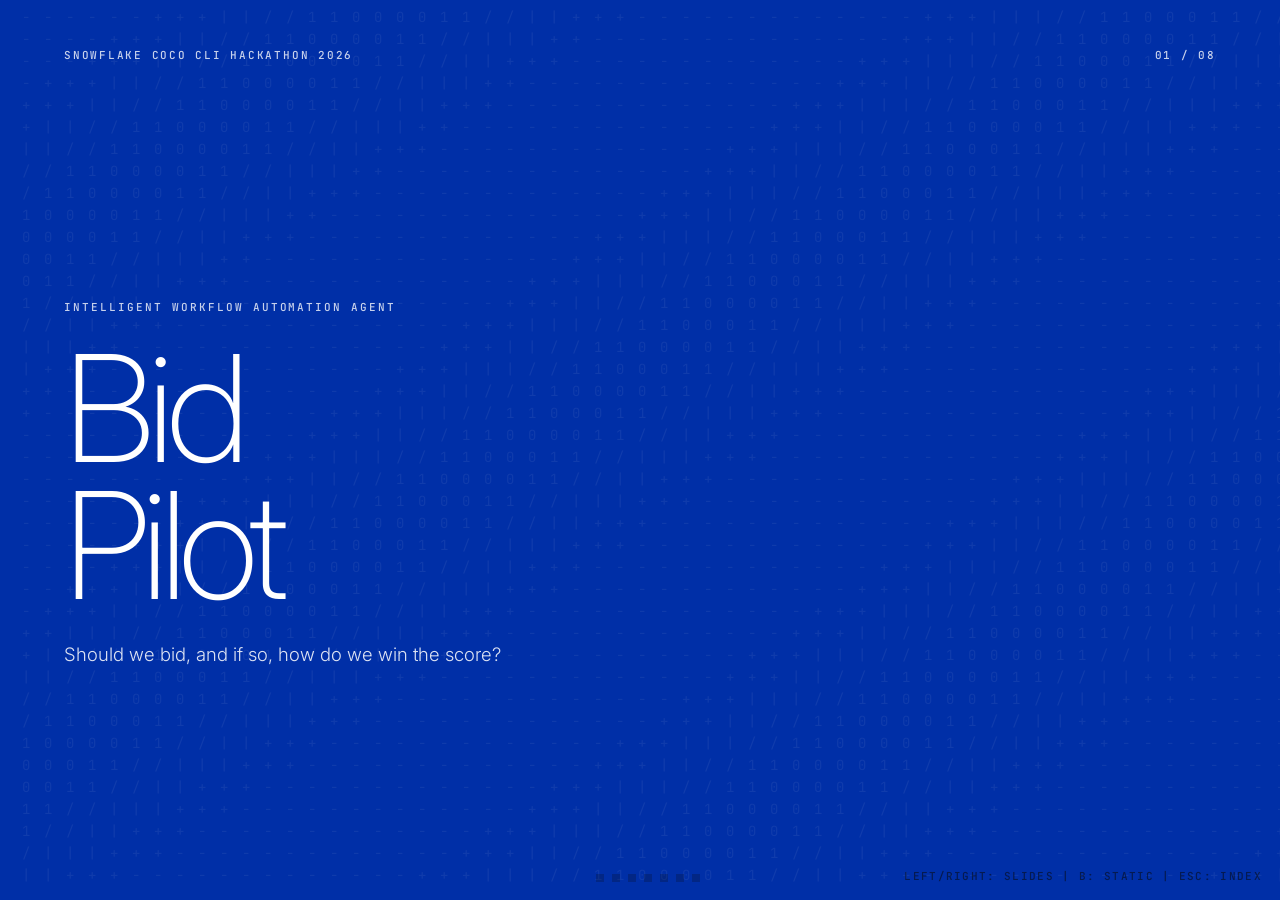
<file: dev/active/final-forge/submission-deck/index.html>
<!doctype html>
<html lang="en" data-language="en">
<head>
<meta charset="utf-8">
<meta name="viewport" content="width=device-width, initial-scale=1">
<title>BidPilot — Snowflake CoCo CLI Hackathon</title>
<link rel="preconnect" href="https://fonts.googleapis.com">
<link rel="preconnect" href="https://fonts.gstatic.com" crossorigin>
<link href="https://fonts.googleapis.com/css2?family=Inter:wght@200;300;400;500;600;700;800&family=JetBrains+Mono:wght@300;400;500;600&family=Noto+Sans+KR:wght@200;300;400;500;600;700;800&family=Noto+Sans:wght@200;300;400;500;600;700;800&display=swap" rel="stylesheet">
<style>
  :root{
    --paper:#fafaf8;
    --paper-rgb:250,250,248;
    --ink:#0a0a0a;
    --ink-rgb:10,10,10;
    --grey-1:#f0f0ee;
    --grey-2:#d4d4d2;
    --grey-3:#737373;
    --accent:#002FA7;
    --accent-rgb:0,47,167;
    --accent-on:#ffffff;
    --accent-bright:#5B7BFF;
    --text-primary:#0a0a0a;
    --text-secondary:#525252;
    --text-helper:#737373;
    --text-placeholder:#a3a3a3;
    --text-on-color:#ffffff;
    --border-subtle:#e0e0e0;
    --border-strong:#a3a3a3;
    --font-en:"Inter","Helvetica Neue","Helvetica","Arial",system-ui,-apple-system,sans-serif;
    --font-ko:"SUIT","Pretendard","Noto Sans KR","Noto Sans","Inter","Helvetica Neue","Arial",system-ui,-apple-system,sans-serif;
    --sans:var(--font-en);
    --mono:"JetBrains Mono","IBM Plex Mono","SF Mono","Cascadia Code","Consolas","Courier New",ui-monospace,monospace;
    --sp-3:8px;
    --sp-4:12px;
    --sp-5:16px;
    --sp-6:24px;
    --sp-7:32px;
    --sp-8:40px;
    --sp-9:48px;
    --sp-10:64px;
    --sp-11:80px;
    --sp-12:96px;
    --sp-13:160px;
    --ease-prod:cubic-bezier(.2,0,.38,.9);
    --ease-entry:cubic-bezier(0,0,.3,1);
    --nav-safe-bottom:8vh;
  }
  html[data-language="ko"]{--sans:var(--font-ko)}

  *{box-sizing:border-box;margin:0;padding:0}
  html,body{width:100%;height:100%;overflow:hidden;background:var(--paper);color:var(--ink);font-family:var(--sans)}
  body{font-weight:300;letter-spacing:0}
  button{font:inherit;color:inherit}
  img{display:block;max-width:100%}

  #deck{position:fixed;inset:0;overflow:hidden;background:var(--paper)}
  .slide{position:absolute;inset:0;display:none;background:var(--paper);color:var(--ink)}
  .slide.active{display:block}
  .slide.dark{background:var(--ink);color:var(--text-on-color)}
  .slide.accent{background:var(--accent);color:var(--accent-on)}
  .slide.split .canvas-card{padding:0;display:grid;grid-template-columns:1fr 1fr}
  .canvas-card{width:100vw;height:100vh;padding:5.6vh 5vw 4.4vh;display:flex;flex-direction:column;position:relative;overflow:hidden;background:inherit;color:inherit}

  .chrome-min{display:flex;align-items:center;justify-content:space-between;gap:24px;margin-bottom:var(--sp-9);font:500 11px/1 var(--mono);text-transform:uppercase;letter-spacing:.16em;color:var(--text-helper)}
  .dark .chrome-min,.accent .chrome-min{color:rgba(255,255,255,.78)}
  .foot{margin-top:auto;font:400 11px/1.5 var(--mono);text-transform:uppercase;letter-spacing:.12em;color:var(--text-helper)}

  .t-meta{font:500 11px/1 var(--mono);text-transform:uppercase;letter-spacing:.18em;color:var(--text-helper)}
  .t-cat{font:600 13px/1.1 var(--sans);text-transform:uppercase;letter-spacing:.08em;color:var(--accent)}
  .lead{font:300 max(17px,1.45vw)/1.45 var(--sans);color:var(--text-secondary);max-width:58ch}
  .body{font:300 max(15px,1.08vw)/1.6 var(--sans);color:var(--text-secondary)}
  .body-sm{font:300 max(12px,.88vw)/1.55 var(--sans);color:var(--text-secondary)}
  .mono{font-family:var(--mono);font-feature-settings:"tnum"}
  .accent-text{color:var(--accent)}

  .h-hero{font:200 min(11.6vw,19vh)/.92 var(--sans);letter-spacing:-.045em}
  .h-statement{font:200 min(9.6vw,16vh)/.92 var(--sans);letter-spacing:-.045em}
  .h-xl{font:200 min(7.2vw,12.8vh)/.96 var(--sans);letter-spacing:-.04em}
  .h-md{font:300 min(3.8vw,6.8vh)/1.02 var(--sans);letter-spacing:-.025em}
  .num-mega{font:200 min(18vw,24vh)/.82 var(--sans);letter-spacing:-.06em}

  .grid-12{display:grid;grid-template-columns:repeat(12,1fr);gap:16px}
  .grid-16{display:grid;grid-template-columns:repeat(16,1fr);gap:16px}
  .span-2{grid-column:span 2}.span-3{grid-column:span 3}.span-4{grid-column:span 4}.span-5{grid-column:span 5}.span-6{grid-column:span 6}.span-7{grid-column:span 7}.span-8{grid-column:span 8}.span-9{grid-column:span 9}.span-10{grid-column:span 10}.span-12{grid-column:span 12}

  .hr-hairline{height:1px;background:currentColor;opacity:.22}
  .card-fill,.brief-card,.matrix-cell,.force-card{background:var(--grey-1);padding:24px;color:var(--ink)}
  .card-ink{background:var(--ink);color:var(--text-on-color);padding:24px}
  .card-accent{background:var(--accent);color:var(--accent-on);padding:24px}
  .card-outlined{border:1px solid var(--border-subtle);padding:24px;background:transparent}
  .dark .card-fill{background:#161616;color:#fff}

  .cover-row{display:grid;grid-template-columns:minmax(120px,22vw) 1fr;gap:3vw;align-items:end;border-top:1px solid currentColor;padding:2.4vh 0}
  .cover-row .nb{font:200 min(10vw,16vh)/.85 var(--sans);letter-spacing:-.05em}

  .half{padding:5.6vh 3.6vw 4.4vh;display:flex;flex-direction:column;position:relative;overflow:hidden}
  .b-ink{background:var(--ink);color:#fff}
  .b-paper{background:var(--paper);color:var(--ink)}
  .b-accent{background:var(--accent);color:var(--accent-on)}

  .sub-grid-3-2{display:grid;grid-template-columns:repeat(3,1fr);grid-template-rows:repeat(2,1fr);gap:1px;background:var(--border-subtle)}
  .sub-grid-3-2>*{background:var(--paper);padding:24px}
  .stack-row{display:grid;grid-template-columns:repeat(3,1fr);gap:16px}
  .kpi-row-4{display:grid;grid-template-columns:repeat(4,1fr);gap:16px}
  .kpi-tower-row{display:grid;grid-template-columns:repeat(4,1fr);gap:16px;align-items:end}
  .bar-tower{height:var(--h,34vh);background:var(--accent)}

  .timeline-v{display:grid;gap:24px;position:relative}
  .tl-node{display:grid;grid-template-columns:24px 1fr;gap:20px;align-items:start}
  .tl-axis{position:relative}
  .tl-axis:before{content:"";position:absolute;left:11px;top:0;bottom:-24px;border-left:1px dashed var(--border-strong)}
  .dot{position:relative;z-index:1;width:8px;height:8px;margin:4px 0 0 8px;background:var(--accent)}

  .timeline-h{position:relative;display:grid;grid-template-columns:repeat(var(--count,5),1fr);gap:16px;padding-top:10vh}
  .timeline-h:before{content:"";position:absolute;left:0;right:0;top:calc(10vh + 4px);height:1px;background:var(--border-strong)}
  .tl-h-node{position:relative;padding-top:28px}
  .tl-h-node:before{content:"";position:absolute;top:0;left:0;width:8px;height:8px;background:var(--accent)}

  .h-bar-chart{display:grid;gap:14px}
  .bar-row{display:grid;grid-template-columns:minmax(140px,22vw) 1fr auto;gap:16px;align-items:center}
  .bar-fill{height:8px;background:var(--accent);width:var(--w,50%)}

  .duo-compare{display:grid;grid-template-columns:1fr 1px 1fr;gap:4vw;align-items:stretch;flex:1}
  .duo-compare:has(.vrule){grid-template-columns:1fr 1px 1fr}
  .vrule{width:1px;background:var(--border-subtle)}

  .manifesto-top{display:grid;grid-template-columns:7fr 5fr;gap:4vw;align-items:start}
  .ink-banner-full{margin:auto -5vw -4.4vh;padding:6vh 5vw;background:var(--ink);color:#fff}
  .three-forces{display:grid;grid-template-columns:5fr 11fr;gap:16px;flex:1}
  .hero-ink-col{background:var(--ink);color:#fff;padding:32px;display:flex;flex-direction:column;justify-content:space-between}
  .force-num{font:200 min(7vw,11vh)/.9 var(--sans);color:var(--accent)}

  .loop-diagram{display:grid;grid-template-columns:5fr 7fr;gap:4vw;align-items:center;flex:1}
  .loop-steps{display:grid;gap:16px}
  .loop-svg,.sys-svg{width:100%;height:100%;min-height:42vh}

  .matrix-fill{display:grid;grid-template-columns:repeat(4,1fr);gap:16px}
  .hero-stat-bottom{margin-top:auto;display:flex;align-items:end;justify-content:space-between;gap:24px}
  .brief-grid{display:grid;grid-template-columns:repeat(3,1fr);grid-template-rows:repeat(2,1fr);gap:16px}
  .brief-card{min-height:20vh;display:flex;flex-direction:column;justify-content:space-between}
  .brief-card.is-accent{background:var(--accent);color:var(--accent-on)}

  .system-diagram{display:grid;grid-template-columns:5fr 7fr;gap:4vw;align-items:center;flex:1}
  .sys-label{border-top:1px solid var(--border-subtle);padding-top:12px}
  .why-now-grid{display:grid;grid-template-columns:repeat(3,1fr);gap:16px;align-items:stretch}
  .why-col{display:flex;flex-direction:column;min-height:50vh;border-top:1px solid var(--ink);padding-top:18px}
  .why-num-bottom{margin-top:auto;font:200 min(8.4vw,14vh)/.9 var(--sans);letter-spacing:-.05em}
  .four-cards{display:grid;grid-template-columns:repeat(4,1fr);gap:16px}
  .fc-col{border-top:1px solid var(--ink);padding-top:16px}
  .stacked-ledger{display:grid;gap:0}
  .ledger-row{display:grid;grid-template-columns:minmax(180px,28vw) 1fr auto;gap:24px;align-items:end;border-bottom:1px solid var(--border-subtle);padding:1.8vh 0}
  .ledger-num{font:200 min(10vw,15vh)/.85 var(--sans);letter-spacing:-.055em}
  .tech-spec{display:grid;grid-template-columns:5fr 7fr;gap:4vw;flex:1}
  .spec-kpi-grid{display:grid;grid-template-columns:repeat(3,1fr);gap:16px}
  .spec-bars{display:flex;align-items:end;gap:8px;min-height:22vh}
  .bar-vert{width:16px;height:var(--h,18vh);background:var(--accent)}

  .frame-img{position:relative;overflow:hidden;background:var(--paper)}
  .frame-img img{position:absolute;inset:0;width:100%;height:100%;object-fit:cover;object-position:center center}
  .fit-contain img{object-fit:contain}
  .r-21x9{aspect-ratio:21/9}
  .r-16x10{aspect-ratio:16/10}
  .r-16x9{aspect-ratio:16/9}
  .h-22{height:22vh}
  .h-26{height:26vh}
  .image-hero-body{display:grid;grid-template-columns:4fr 8fr;gap:4vw;padding:4vh 5vw 0}
  .image-hero-stats{display:grid;grid-template-columns:repeat(3,1fr);gap:24px}

  .dot-mat,.ring-mat,.cross-mat{position:absolute;pointer-events:none;opacity:.18}
  .dot-mat{background-image:radial-gradient(currentColor 1px, transparent 1px);background-size:14px 14px}
  .ring-mat{background-image:radial-gradient(transparent 4px,currentColor 4px,currentColor 5px,transparent 5px);background-size:20px 20px}
  .cross-mat{background-image:linear-gradient(45deg,transparent 47%,currentColor 48%,currentColor 52%,transparent 53%),linear-gradient(-45deg,transparent 47%,currentColor 48%,currentColor 52%,transparent 53%);background-size:18px 18px}

  .ascii-bg{position:absolute;inset:0;width:100%;height:100%;z-index:0;opacity:.35}
  .canvas-card>*:not(.ascii-bg),.half>*:not(.ascii-bg){position:relative;z-index:1}
  .nav-safe-bottom{padding-bottom:var(--nav-safe-bottom)}
  .nav-safe-bottom-tight{padding-bottom:4vh}

  #hint{position:fixed;right:18px;bottom:18px;z-index:50;font:500 11px/1 var(--mono);text-transform:uppercase;letter-spacing:.12em;color:rgba(10,10,10,.55);pointer-events:none}
  .slide.dark~#hint,.slide.accent~#hint{color:rgba(255,255,255,.7)}
  #nav{position:fixed;left:50%;bottom:2vh;transform:translateX(-50%);z-index:60;display:flex;gap:8px}
  #nav button{width:8px;height:8px;border:0;background:rgba(10,10,10,.22);border-radius:0;padding:0;cursor:pointer}
  #nav button.active{background:var(--accent)}
  .accent~#nav button.active{background:#fff}
  .dark~#nav button{background:rgba(255,255,255,.28)}

  #index{position:fixed;inset:0;z-index:80;display:none;background:rgba(250,250,248,.96);padding:4vh 4vw;overflow:auto}
  #index.open{display:block}
  .index-grid{display:grid;grid-template-columns:repeat(auto-fill,minmax(220px,1fr));gap:18px}
  .index-card{border:1px solid var(--border-subtle);background:#fff;padding:14px;cursor:pointer}
  .index-card .n{font:600 11px var(--mono);color:var(--accent);margin-bottom:8px}
  .index-card .t{font:400 16px/1.3 var(--sans)}

  body.low-power *,body.low-power *:before,body.low-power *:after{animation:none!important;transition:none!important}
  [data-anim]{opacity:1}

  @media (max-width:800px){
    .canvas-card{padding:32px 22px}
    .slide.split .canvas-card,.duo-compare,.manifesto-top,.three-forces,.loop-diagram,.system-diagram,.tech-spec,.image-hero-body{grid-template-columns:1fr}
    .grid-12,.grid-16,.sub-grid-3-2,.stack-row,.kpi-row-4,.kpi-tower-row,.brief-grid,.why-now-grid,.four-cards,.matrix-fill{grid-template-columns:1fr}
    .h-hero{font-size:min(18vw,16vh)}
    .h-xl{font-size:min(12vw,10vh)}
  }
  @page{size:16in 9in;margin:0}
  @media print{
    html,body{width:16in;height:auto;overflow:visible;background:#fff}
    #deck{position:static;overflow:visible}
    .slide,.slide.active{position:relative;display:block;width:16in;height:9in;break-after:page;page-break-after:always}
    .slide:last-child{break-after:auto;page-break-after:auto}
    .canvas-card{width:16in;height:9in}
    #nav,#hint,#index{display:none!important}
    *{animation:none!important;transition:none!important}
  }
</style>
</head>
<body>
<div id="deck">
  <section class="slide accent active" data-layout="S01" data-animate="hero"><div class="canvas-card">
    <canvas class="ascii-bg" aria-hidden="true"></canvas><div class="chrome-min"><div>Snowflake CoCo CLI Hackathon 2026</div><div>01 / 08</div></div>
    <div style="flex:1;display:grid;align-content:center;gap:3vh"><div class="t-meta" style="color:rgba(255,255,255,.78)">Intelligent workflow automation agent</div><h1 class="h-hero">Bid<br>Pilot</h1><p class="lead" style="color:rgba(255,255,255,.86)">Should we bid, and if so, how do we win the score?</p></div>
  </div></section>

  <section class="slide split" data-layout="S03" data-animate="split-statement"><div class="canvas-card">
    <div class="half b-ink"><div class="chrome-min"><div>The problem</div><div>02 / 08</div></div><div style="margin:auto 0"><p class="t-meta" style="color:rgba(255,255,255,.72);margin-bottom:2vh">Small B2G teams</p><h2 class="h-statement">The bid is<br>lost before<br>writing.</h2></div></div>
    <div class="half b-paper"><div class="chrome-min"><div>Fragmented pursuit work</div><div>Decision → score</div></div><div style="display:grid;gap:28px;margin:auto 0"><p class="lead">Teams pursue opportunities they cannot credibly win, then draft generic prose without connecting the buyer's scoring model to supplier evidence.</p><div class="hr-hairline"></div><p class="body">Qualification, strategy, writing, review and ownership live in separate files. A general LLM can summarize a notice. It cannot preserve an accountable decision chain.</p><p class="t-cat">BidPilot makes that chain the product.</p></div></div>
  </div></section>

  <section class="slide" data-layout="S11" data-animate="timeline"><div class="canvas-card">
    <div class="chrome-min"><div>One run, one decision chain</div><div>03 / 08</div></div><div class="t-meta">Product workflow</div><h2 class="h-xl" style="margin-top:1.5vh">From tender to owned work.</h2>
    <div class="timeline-h" style="--count:6;margin-top:4vh"><div class="tl-h-node"><div class="t-cat">01 Intake</div><p class="body-sm" style="margin-top:10px">Review source and score map.</p></div><div class="tl-h-node"><div class="t-cat">02 Decide</div><p class="body-sm" style="margin-top:10px">PURSUE, REVIEW or NO-GO.</p></div><div class="tl-h-node"><div class="t-cat">03 Position</div><p class="body-sm" style="margin-top:10px">Compare win hypotheses.</p></div><div class="tl-h-node"><div class="t-cat">04 Draft</div><p class="body-sm" style="margin-top:10px">Write by criterion and weight.</p></div><div class="tl-h-node"><div class="t-cat">05 Red-team</div><p class="body-sm" style="margin-top:10px">Attack unsupported claims.</p></div><div class="tl-h-node"><div class="t-cat">06 Own</div><p class="body-sm" style="margin-top:10px">Assign closure work.</p></div></div>
    <div class="foot">Proposal generation stays locked unless the decision is PURSUE.</div>
  </div></section>

  <section class="slide dark" data-layout="S17" data-animate="system"><div class="canvas-card">
    <div class="chrome-min"><div>Why Snowflake is core</div><div>04 / 08</div></div><div class="t-meta" style="color:rgba(255,255,255,.72)">System architecture</div><h2 class="h-xl" style="margin-top:1.5vh">Governed memory, not a chat transcript.</h2>
    <div class="system-diagram" style="margin-top:4vh"><div><p class="lead" style="color:rgba(255,255,255,.78)">The Opportunity Graph joins versioned tender requirements with credentials, capacity, people and comparable delivery. Every artifact stays under one run ID.</p></div><div style="display:grid;gap:1px;background:#ffffff33"><div class="card-accent"><div class="t-meta" style="color:rgba(255,255,255,.78)">Cortex Code CLI</div><p class="body" style="color:#fff;margin-top:8px">Creates strategy, weighted plans, proposal areas and closure tasks.</p></div><div class="card-ink"><div class="t-meta" style="color:rgba(255,255,255,.72)">Snowpark policy</div><p class="body" style="color:#fff;margin-top:8px">Runs eligibility, capacity and delivery decisions next to governed data.</p></div><div class="card-fill"><div class="t-meta">Streamlit Bid Room</div><p class="body" style="margin-top:8px">Reloads complete least-privilege runs for review and download.</p></div></div></div>
  </div></section>

  <section class="slide" data-layout="S21" data-animate="spec"><div class="canvas-card">
    <div class="chrome-min"><div>Authenticated technical evidence</div><div>05 / 08</div></div><div class="tech-spec"><div class="spec-title-col"><div class="t-meta">Verified run</div><h2 class="h-xl" style="margin-top:2vh">Built inside Snowflake.</h2><p class="lead" style="margin-top:3vh">The same run is replayed through BIDPILOT_READER with no fixture fallback.</p></div><div style="display:flex;flex-direction:column;gap:3vh"><div class="spec-kpi-grid"><div class="card-fill"><div class="num-mega" style="font-size:min(8vw,12vh)">4</div><div class="t-cat">Weighted plans</div></div><div class="card-fill"><div class="num-mega" style="font-size:min(8vw,12vh)">8</div><div class="t-cat">Proposal areas</div></div><div class="card-fill"><div class="num-mega" style="font-size:min(8vw,12vh)">12</div><div class="t-cat">Verified tasks</div><div class="mono" style="margin-top:8px">5 owned · 4 red-team · 3 provenance</div></div></div><div class="stacked-ledger"><div class="ledger-row"><div class="t-meta">Policy</div><div class="body">Python ↔ Snowpark</div><div class="mono">2 × 2 parity</div></div><div class="ledger-row"><div class="t-meta">Agent</div><div class="body">Cortex Code CLI</div><div class="mono">session + query IDs</div></div><div class="ledger-row"><div class="t-meta">Replay</div><div class="body">Authenticated reader</div><div class="mono">same run_id</div></div></div></div></div>
  </div></section>

  <section class="slide" data-layout="S22" data-animate="image-hero"><div class="canvas-card" style="padding:0">
    <div class="frame-img r-21x9 fit-contain" data-image-slot="s22-hero-21x9" style="background:#f3f4f5"><img data-image-slot="s22-hero-21x9" src="images/06-bid-room.png" alt="Authenticated BidPilot score map and proposal Bid Room"></div><div class="image-hero-body"><div><div class="t-meta">Judge-facing product</div><h2 class="h-md" style="margin-top:1.5vh">The 40-point moment.</h2></div><div class="image-hero-stats"><div><div class="t-cat">Decision</div><p class="body-sm" style="margin-top:8px">PURSUE is the permission boundary.</p></div><div><div class="t-cat">Score map</div><p class="body-sm" style="margin-top:8px">Official weight controls priority.</p></div><div><div class="t-cat">Evidence</div><p class="body-sm" style="margin-top:8px">Every claim names an asset and owner.</p></div></div></div>
  </div></section>

  <section class="slide" data-layout="S20" data-animate="ledger"><div class="canvas-card">
    <div class="chrome-min"><div>Failure is a product state</div><div>07 / 08</div></div><div class="t-meta">Verified reversals</div><h2 class="h-xl" style="margin-top:1.5vh">Fluent fiction stays locked.</h2><div class="stacked-ledger" style="margin-top:3vh"><div class="ledger-row"><div class="ledger-num accent-text">P</div><div><div class="t-cat">PURSUE</div><p class="body-sm">All gates pass.</p></div><div class="mono">proposal open</div></div><div class="ledger-row"><div class="ledger-num">R</div><div><div class="t-cat">REVIEW</div><p class="body-sm">Evidence needs validation.</p></div><div class="mono">proposal locked</div></div><div class="ledger-row"><div class="ledger-num">N</div><div><div class="t-cat">NO-GO</div><p class="body-sm">Eligibility or capacity fails.</p></div><div class="mono">proposal locked</div></div><div class="ledger-row"><div class="ledger-num">0</div><div><div class="t-cat">Invented facts</div><p class="body-sm">Missing people, pricing and metrics become tasks.</p></div><div class="mono">never asserted</div></div></div>
  </div></section>

  <section class="slide split" data-layout="S10" data-animate="split-statement"><div class="canvas-card"><div class="half b-accent"><div class="chrome-min"><div>Closing</div><div>08 / 08</div></div><div style="margin-top:auto"><h2 class="h-statement">Win the<br>score, not<br>the prompt.</h2></div></div><div class="half b-paper"><div class="chrome-min"><div>BidPilot</div><div>One replayable run</div></div><div style="display:grid;gap:24px;margin:auto 0"><div class="card-fill"><div class="t-meta">01</div><h3 class="h-md">Decide</h3><p class="body-sm">Stop wasted pursuits before drafting.</p></div><div class="card-fill"><div class="t-meta">02</div><h3 class="h-md">Position</h3><p class="body-sm">Turn official weights and proof into strategy.</p></div><div class="card-fill"><div class="t-meta">03</div><h3 class="h-md accent-text">Execute</h3><p class="body-sm">Draft, challenge and assign work in Snowflake.</p></div></div></div></div></section>
</div>
<div id="nav" aria-label="Slide navigation"></div>
<div id="hint">Left/Right: slides | B: static | Esc: index</div>
<div id="index" aria-hidden="true"></div>

<script>
(() => {
  const slides = Array.from(document.querySelectorAll('.slide'));
  const nav = document.getElementById('nav');
  const hint = document.getElementById('hint');
  const index = document.getElementById('index');
  const key = 'tightened-slide-low-power';
  let current = Math.max(0, slides.findIndex(s => s.classList.contains('active')));
  let wheelLock = false;
  let startX = 0;

  function updateHint(){
    hint.textContent = `Left/Right: slides | B: ${document.body.classList.contains('low-power') ? 'motion' : 'static'} | Esc: index`;
  }

  function setLowPower(on){
    document.body.classList.toggle('low-power', on);
    localStorage.setItem(key, on ? '1' : '0');
    updateHint();
  }

  function renderNav(){
    nav.innerHTML = '';
    slides.forEach((_, i) => {
      const button = document.createElement('button');
      button.type = 'button';
      button.setAttribute('aria-label', `Go to slide ${i + 1}`);
      button.addEventListener('click', () => show(i));
      nav.appendChild(button);
    });
  }

  function show(i){
    current = Math.max(0, Math.min(i, slides.length - 1));
    slides.forEach((slide, idx) => slide.classList.toggle('active', idx === current));
    Array.from(nav.children).forEach((button, idx) => button.classList.toggle('active', idx === current));
    window.__currentSlideIndex = current;
  }

  function openIndex(){
    const cards = slides.map((slide, i) => {
      const title = slide.querySelector('h1,h2,.h-hero,.h-xl,.h-statement')?.textContent?.trim() || `Slide ${i + 1}`;
      return `<button class="index-card" type="button" data-go="${i}"><div class="n">${String(i + 1).padStart(2,'0')}</div><div class="t">${title}</div></button>`;
    }).join('');
    index.innerHTML = `<div class="index-grid">${cards}</div>`;
    index.classList.add('open');
    index.setAttribute('aria-hidden','false');
  }

  function closeIndex(){
    index.classList.remove('open');
    index.setAttribute('aria-hidden','true');
  }

  document.addEventListener('keydown', event => {
    if(event.key === 'ArrowRight' || event.key === 'PageDown') show(current + 1);
    if(event.key === 'ArrowLeft' || event.key === 'PageUp') show(current - 1);
    if(event.key === 'Escape') index.classList.contains('open') ? closeIndex() : openIndex();
    if(event.key.toLowerCase() === 'b') setLowPower(!document.body.classList.contains('low-power'));
  });

  document.addEventListener('wheel', event => {
    if(wheelLock || Math.abs(event.deltaY) < 20) return;
    wheelLock = true;
    show(current + (event.deltaY > 0 ? 1 : -1));
    setTimeout(() => { wheelLock = false; }, 450);
  }, {passive:true});

  document.addEventListener('pointerdown', event => { startX = event.clientX; }, {passive:true});
  document.addEventListener('pointerup', event => {
    const dx = event.clientX - startX;
    if(Math.abs(dx) > 50) show(current + (dx < 0 ? 1 : -1));
  }, {passive:true});

  index.addEventListener('click', event => {
    const target = event.target.closest('[data-go]');
    if(!target) return;
    closeIndex();
    show(Number(target.dataset.go));
  });

  function startAscii(){
    const canvases = Array.from(document.querySelectorAll('.ascii-bg'));
    if(!canvases.length) return;
    const chars = '01/|+-';
    const contexts = canvases.map(canvas => {
      const ctx = canvas.getContext('2d');
      return {canvas, ctx};
    });
    function draw(time){
      contexts.forEach(({canvas, ctx}) => {
        const rect = canvas.getBoundingClientRect();
        const scale = window.devicePixelRatio || 1;
        const w = Math.max(1, Math.floor(rect.width * scale));
        const h = Math.max(1, Math.floor(rect.height * scale));
        if(canvas.width !== w || canvas.height !== h){canvas.width = w; canvas.height = h}
        ctx.clearRect(0,0,w,h);
        ctx.font = `${14 * scale}px JetBrains Mono, monospace`;
        ctx.fillStyle = 'rgba(255,255,255,.18)';
        const step = 22 * scale;
        for(let y = step; y < h; y += step){
          for(let x = step; x < w; x += step){
            const n = Math.floor(Math.abs(Math.sin(x * .004 + y * .006 + time * .001)) * chars.length) % chars.length;
            ctx.fillText(chars[n], x, y);
          }
        }
      });
      if(!document.body.classList.contains('low-power')) requestAnimationFrame(draw);
    }
    requestAnimationFrame(draw);
  }

  if(localStorage.getItem(key) === '1') document.body.classList.add('low-power');
  renderNav();
  show(current);
  updateHint();
  startAscii();
})();
</script>
</body>
</html>
</file>
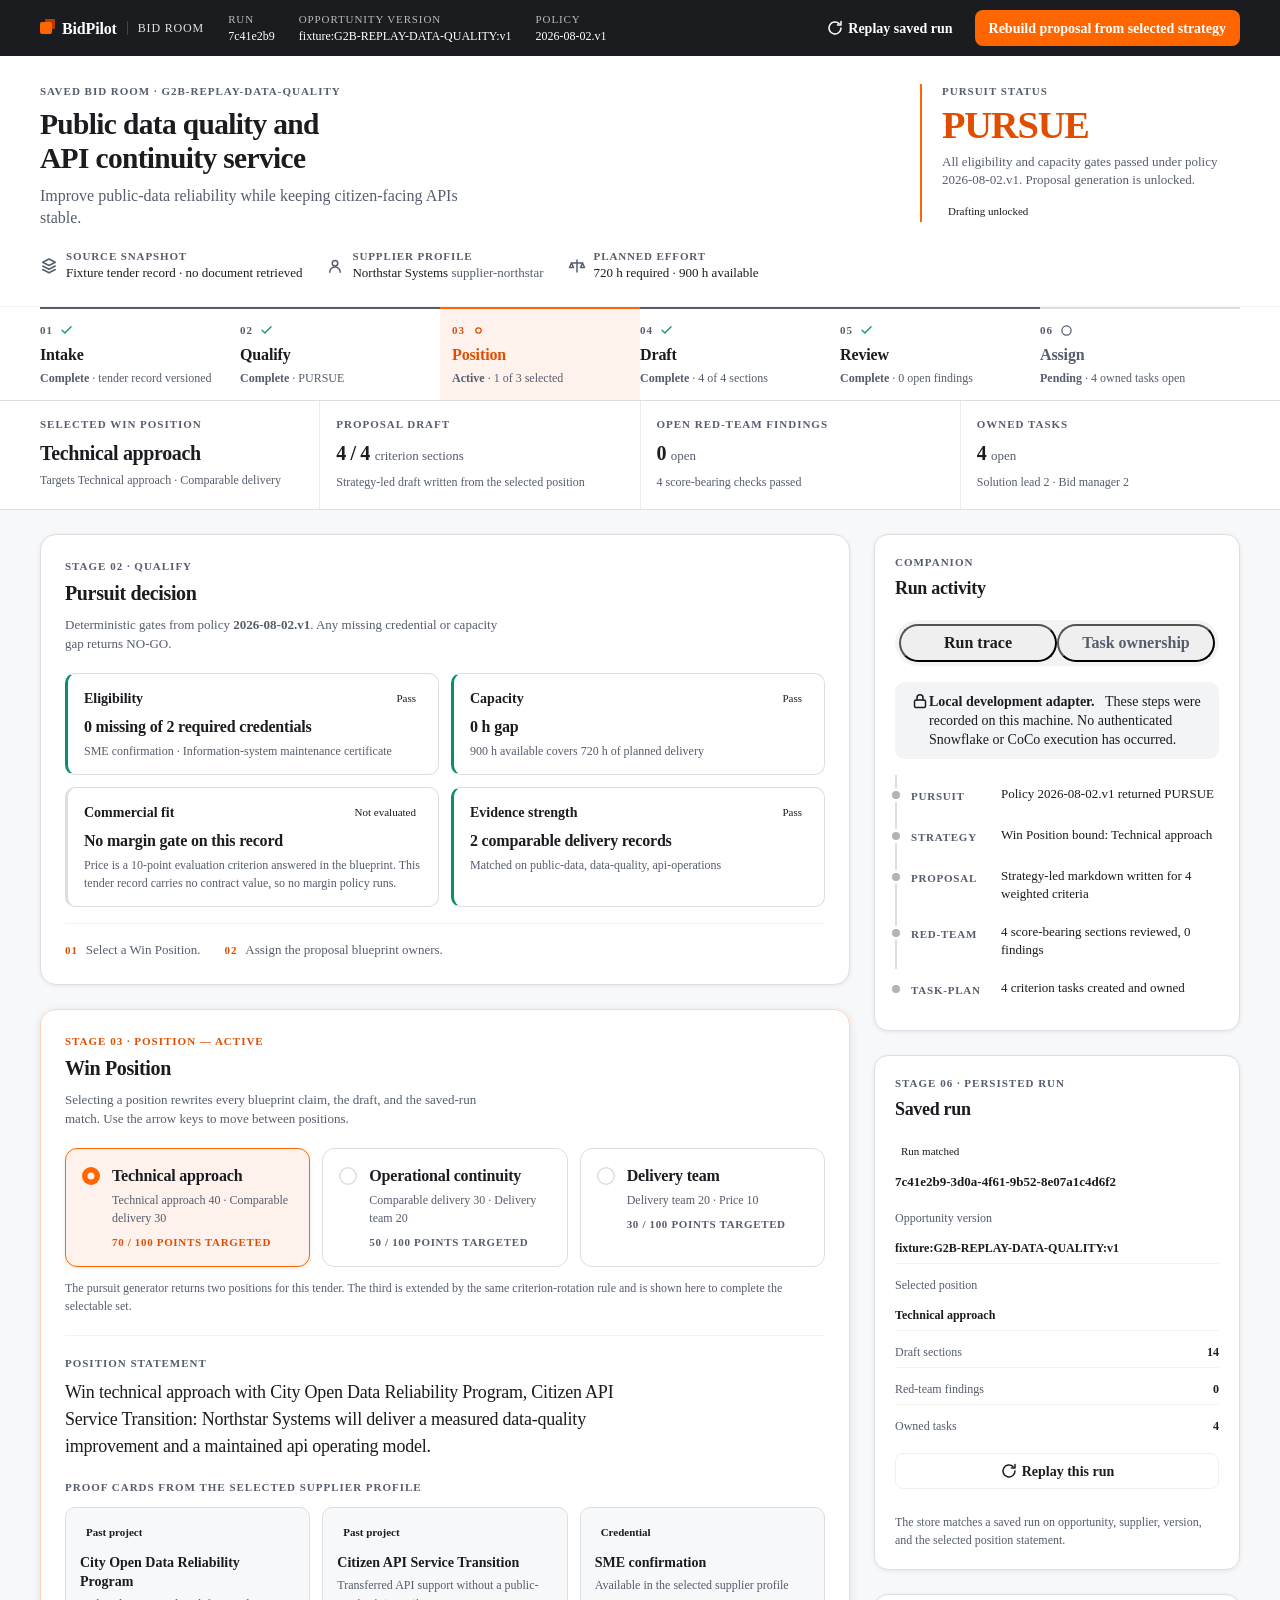
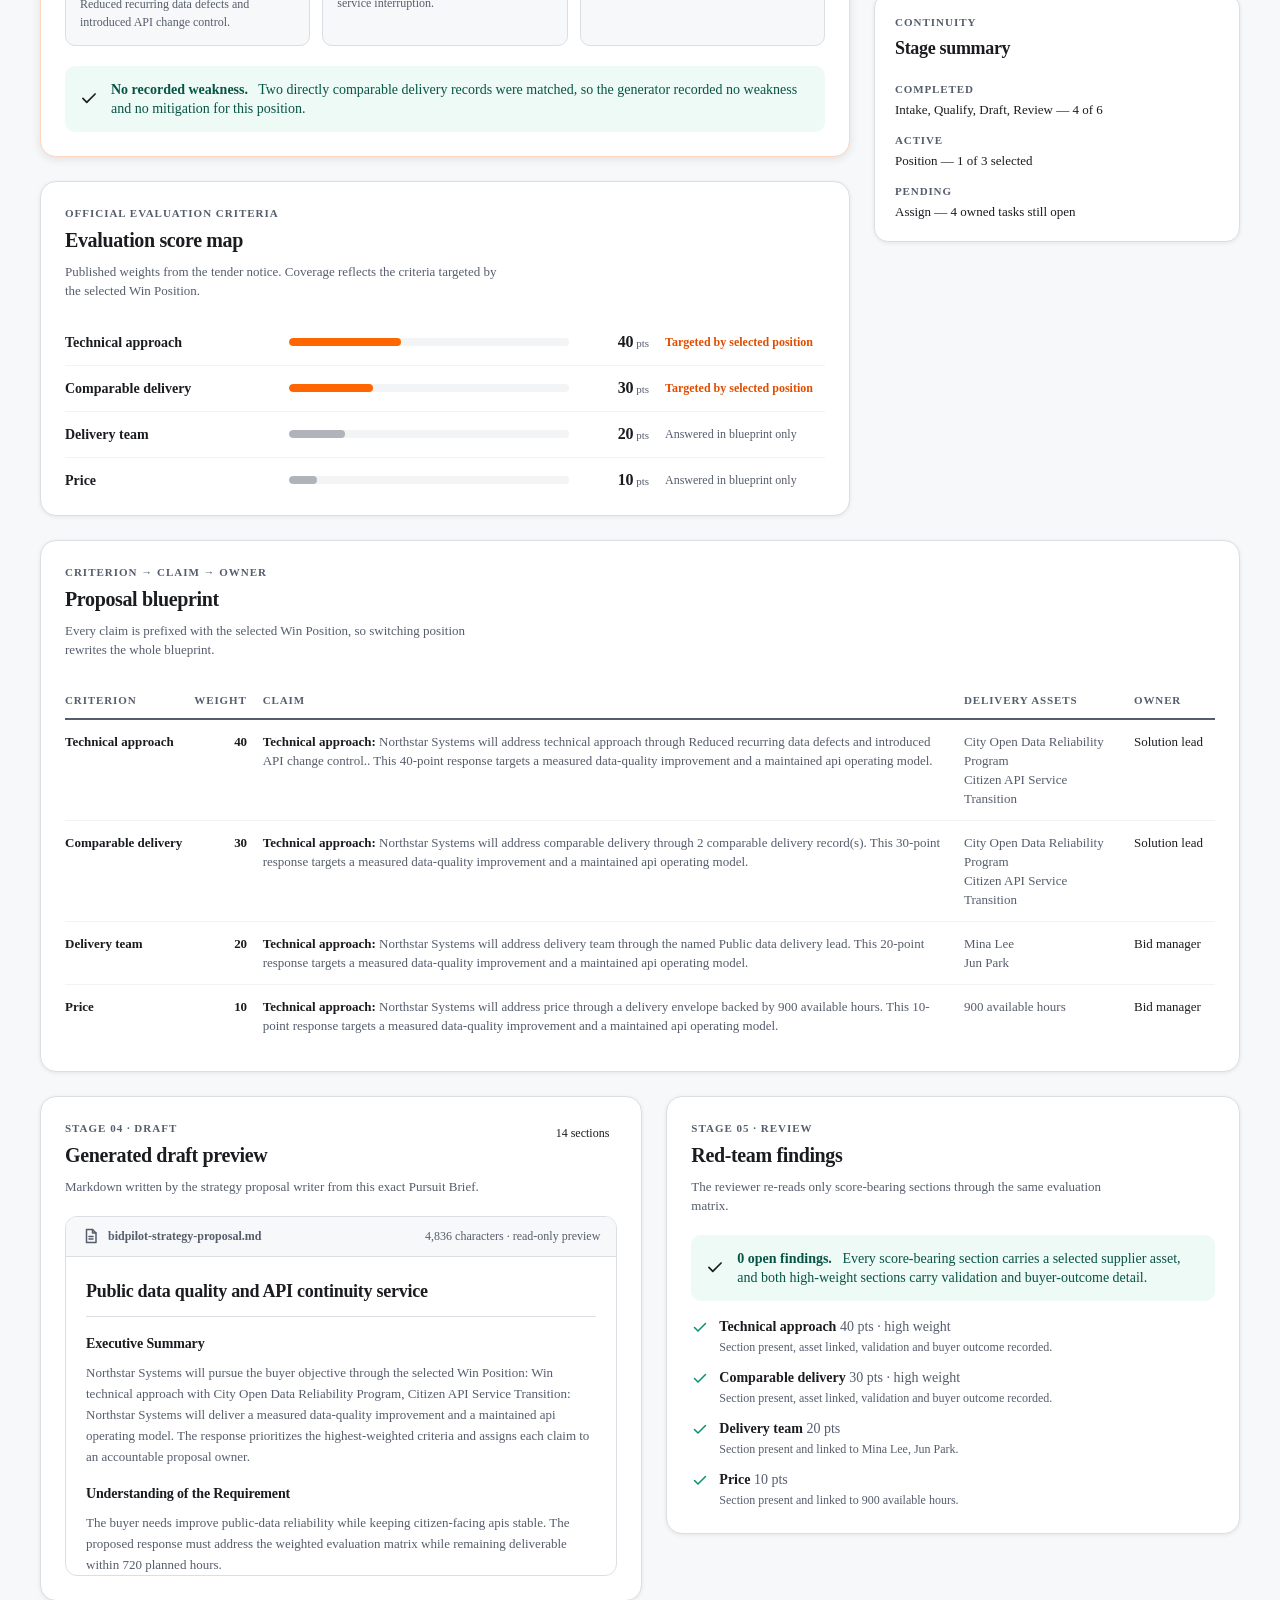
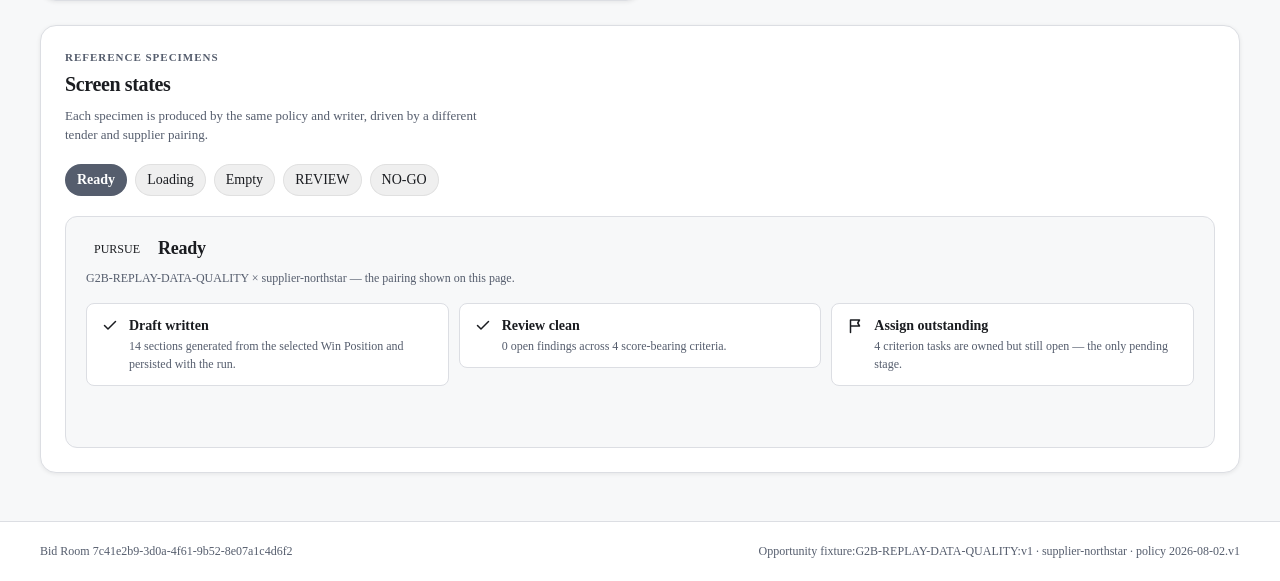
<file: dev/active/final-forge/candidates/bidroom-first/index.html>
<!doctype html>
<html lang="en" data-seed-color-mode="light">
<head>
<meta charset="utf-8">
<meta name="viewport" content="width=device-width, initial-scale=1, viewport-fit=cover">
<title>Bid Room — Public data quality and API continuity service | BidPilot</title>
<link rel="stylesheet" href="tokens.css">
<link rel="stylesheet" href="styles.css">
</head>
<body>

<svg width="0" height="0" aria-hidden="true" focusable="false" style="position:absolute">
  <defs>
    <g id="i-check"><path d="M3.5 8.5 7 12l7.5-7.5"/></g>
    <g id="i-dot"><circle cx="9" cy="9" r="3.25"/></g>
    <g id="i-hollow"><circle cx="9" cy="9" r="5.5"/></g>
    <g id="i-arrow"><path d="M3 9h11.5M10 4.5 14.5 9 10 13.5"/></g>
    <g id="i-left"><path d="M11 4 6 9l5 5"/></g>
    <g id="i-right"><path d="M7 4l5 5-5 5"/></g>
    <g id="i-alert"><path d="M9 2.75 16.5 15.5h-15z"/><path d="M9 7v3.5"/><path d="M9 13h.01"/></g>
    <g id="i-lock"><rect x="3.5" y="8" width="11" height="7.5" rx="1.5"/><path d="M6 8V5.75a3 3 0 0 1 6 0V8"/></g>
    <g id="i-doc"><path d="M4.5 2.5h6L14 6v9.5h-9.5z"/><path d="M10.5 2.5V6H14"/><path d="M7 9.5h4M7 12h4"/></g>
    <g id="i-archive"><rect x="3" y="4" width="12" height="3.5" rx="1"/><path d="M4.25 7.5v6.75a1 1 0 0 0 1 1h7.5a1 1 0 0 0 1-1V7.5"/><path d="M7.5 10.5h3"/></g>
    <g id="i-replay"><path d="M15 9a6 6 0 1 1-1.9-4.4"/><path d="M15 2.5V6h-3.5"/></g>
    <g id="i-source"><path d="M2.75 5.25 9 2l6.25 3.25L9 8.5z"/><path d="M2.75 9 9 12.25 15.25 9"/><path d="M2.75 12.5 9 15.75l6.25-3.25"/></g>
    <g id="i-user"><circle cx="9" cy="6.25" r="2.75"/><path d="M3.75 15.25a5.25 5.25 0 0 1 10.5 0"/></g>
    <g id="i-scale"><path d="M9 3v12"/><path d="M3.5 6h11"/><path d="M3.5 6 1.5 10.5h4z"/><path d="M14.5 6l-2 4.5h4z"/></g>
    <g id="i-flag"><path d="M4.5 15.5V3h9l-1.75 3L13.5 9h-9"/></g>
  </defs>
</svg>

<a class="bp-skip" href="#bp-main">Skip to bid room</a>

<header class="bp-appbar">
  <div class="bp-appbar__inner">
    <div class="bp-brand">
      <span class="bp-brand__mark" aria-hidden="true"></span>
      <span class="bp-brand__name">BidPilot</span>
      <span class="bp-brand__sep" aria-hidden="true"></span>
      <span class="bp-brand__ctx">Bid Room</span>
    </div>

    <dl class="bp-runid" aria-label="Saved run identity">
      <div class="bp-runid__pair">
        <dt>Run</dt>
        <dd id="runIdShort">7c41e2b9</dd>
      </div>
      <div class="bp-runid__pair">
        <dt>Opportunity version</dt>
        <dd>fixture:G2B-REPLAY-DATA-QUALITY:v1</dd>
      </div>
      <div class="bp-runid__pair">
        <dt>Policy</dt>
        <dd>2026-08-02.v1</dd>
      </div>
    </dl>

    <div class="bp-appbar__actions">
      <button type="button" class="seed-action-button seed-action-button--variant_ghost seed-action-button--size_small seed-action-button--size_small-layout_withText bp-btn-oninverse" id="replayTop">
        <svg class="bp-i" viewBox="0 0 18 18" aria-hidden="true"><use href="#i-replay"/></svg>
        Replay saved run
      </button>
      <button type="button" class="seed-action-button seed-action-button--variant_brandSolid seed-action-button--size_small seed-action-button--size_small-layout_withText" id="primaryTop" data-primary>
        <span data-primary-label>Build proposal from selected strategy</span>
      </button>
    </div>
  </div>
</header>

<main id="bp-main">

  <!-- ══ ROOM HEADER + SOURCE SNAPSHOT ══ -->
  <section class="bp-room" aria-labelledby="roomTitle" style="--i:0">
    <div class="bp-wrap bp-room__inner">
      <div class="bp-room__lead">
        <p class="bp-eyebrow">Saved bid room · G2B-REPLAY-DATA-QUALITY</p>
        <h1 class="bp-room__title" id="roomTitle">Public data quality and API&nbsp;continuity service</h1>
        <p class="bp-room__objective">Improve public-data reliability while keeping citizen-facing APIs stable.</p>
        <ul class="bp-snapshot" aria-label="Source snapshot and selected supplier">
          <li>
            <svg class="bp-i" viewBox="0 0 18 18" aria-hidden="true"><use href="#i-source"/></svg>
            <span class="bp-snapshot__k">Source snapshot</span>
            <span class="bp-snapshot__v">Fixture tender record · no document retrieved</span>
          </li>
          <li>
            <svg class="bp-i" viewBox="0 0 18 18" aria-hidden="true"><use href="#i-user"/></svg>
            <span class="bp-snapshot__k">Supplier profile</span>
            <span class="bp-snapshot__v">Northstar Systems <span class="bp-dim">supplier-northstar</span></span>
          </li>
          <li>
            <svg class="bp-i" viewBox="0 0 18 18" aria-hidden="true"><use href="#i-scale"/></svg>
            <span class="bp-snapshot__k">Planned effort</span>
            <span class="bp-snapshot__v">720 h required · 900 h available</span>
          </li>
        </ul>
      </div>

      <div class="bp-room__status">
        <p class="bp-eyebrow">Pursuit status</p>
        <p class="bp-verdict" id="verdictWord">PURSUE</p>
        <p class="bp-verdict__note">All eligibility and capacity gates passed under policy 2026-08-02.v1. Proposal generation is unlocked.</p>
        <span class="seed-badge__root seed-badge__root--size_medium seed-badge__root--variant_weak seed-badge__root--tone_positive">
          <span class="seed-badge__label">Drafting unlocked</span>
        </span>
      </div>
    </div>
  </section>

  <!-- ══ STAGE NAVIGATOR ══ -->
  <nav class="bp-rail" aria-label="Bid room stages" style="--i:1">
    <div class="bp-wrap">
      <!-- desktop / tablet: full ledger spine -->
      <ol class="bp-stages" id="stageList">
        <li class="bp-stage" data-state="complete">
          <button type="button" class="bp-stage__btn" data-stage="0" data-target="sec-source">
            <span class="bp-stage__top"><span class="bp-stage__n">01</span><svg class="bp-i bp-stage__ico" viewBox="0 0 18 18" aria-hidden="true"><use href="#i-check"/></svg></span>
            <span class="bp-stage__name">Intake</span>
            <span class="bp-stage__state"><b class="bp-stage__sw">Complete</b><span class="bp-stage__sd"> · tender record versioned</span></span>
          </button>
        </li>
        <li class="bp-stage" data-state="complete">
          <button type="button" class="bp-stage__btn" data-stage="1" data-target="sec-decision">
            <span class="bp-stage__top"><span class="bp-stage__n">02</span><svg class="bp-i bp-stage__ico" viewBox="0 0 18 18" aria-hidden="true"><use href="#i-check"/></svg></span>
            <span class="bp-stage__name">Qualify</span>
            <span class="bp-stage__state"><b class="bp-stage__sw">Complete</b><span class="bp-stage__sd"> · PURSUE</span></span>
          </button>
        </li>
        <li class="bp-stage" data-state="active">
          <button type="button" class="bp-stage__btn" data-stage="2" data-target="sec-position" aria-current="step">
            <span class="bp-stage__top"><span class="bp-stage__n">03</span><svg class="bp-i bp-stage__ico" viewBox="0 0 18 18" aria-hidden="true"><use href="#i-dot"/></svg></span>
            <span class="bp-stage__name">Position</span>
            <span class="bp-stage__state"><b class="bp-stage__sw">Active</b><span class="bp-stage__sd"> · 1 of 3 selected</span></span>
          </button>
        </li>
        <li class="bp-stage" data-state="complete">
          <button type="button" class="bp-stage__btn" data-stage="3" data-target="sec-draft">
            <span class="bp-stage__top"><span class="bp-stage__n">04</span><svg class="bp-i bp-stage__ico" viewBox="0 0 18 18" aria-hidden="true"><use href="#i-check"/></svg></span>
            <span class="bp-stage__name">Draft</span>
            <span class="bp-stage__state"><b class="bp-stage__sw">Complete</b><span class="bp-stage__sd"> · 4 of 4 sections</span></span>
          </button>
        </li>
        <li class="bp-stage" data-state="complete">
          <button type="button" class="bp-stage__btn" data-stage="4" data-target="sec-redteam">
            <span class="bp-stage__top"><span class="bp-stage__n">05</span><svg class="bp-i bp-stage__ico" viewBox="0 0 18 18" aria-hidden="true"><use href="#i-check"/></svg></span>
            <span class="bp-stage__name">Review</span>
            <span class="bp-stage__state"><b class="bp-stage__sw">Complete</b><span class="bp-stage__sd"> · 0 open findings</span></span>
          </button>
        </li>
        <li class="bp-stage" data-state="pending">
          <button type="button" class="bp-stage__btn" data-stage="5" data-target="sec-tasks">
            <span class="bp-stage__top"><span class="bp-stage__n">06</span><svg class="bp-i bp-stage__ico" viewBox="0 0 18 18" aria-hidden="true"><use href="#i-hollow"/></svg></span>
            <span class="bp-stage__name">Assign</span>
            <span class="bp-stage__state"><b class="bp-stage__sw">Pending</b><span class="bp-stage__sd"> · 4 owned tasks open</span></span>
          </button>
        </li>
      </ol>

      <!-- mobile: compact progress control -->
      <div class="bp-railc" role="group" aria-label="Bid room stage progress">
        <button type="button" class="seed-action-button seed-action-button--variant_neutralOutline seed-action-button--size_small seed-action-button--size_small-layout_iconOnly" id="stagePrev" aria-label="Previous stage">
          <svg class="bp-i" viewBox="0 0 18 18" aria-hidden="true"><use href="#i-left"/></svg>
        </button>
        <div class="bp-railc__body">
          <p class="bp-railc__meta"><span id="railcIndex">Stage 3 of 6</span> · <span id="railcState">Active</span></p>
          <p class="bp-railc__name" id="railcName" aria-live="polite">Position</p>
          <div class="bp-railc__meter" role="img" aria-label="3 of 6 stages reached">
            <span class="bp-railc__fill" id="railcFill" style="width:50%"></span>
          </div>
        </div>
        <button type="button" class="seed-action-button seed-action-button--variant_neutralOutline seed-action-button--size_small seed-action-button--size_small-layout_iconOnly" id="stageNext" aria-label="Next stage">
          <svg class="bp-i" viewBox="0 0 18 18" aria-hidden="true"><use href="#i-right"/></svg>
        </button>
      </div>
    </div>
  </nav>

  <!-- ══ EXECUTION STRIP ══ -->
  <section class="bp-wrap bp-strip" aria-label="Run continuity summary" style="--i:2">
    <article class="bp-tile">
      <p class="bp-eyebrow">Selected Win Position</p>
      <p class="bp-tile__v" id="tilePosition">Technical approach</p>
      <p class="bp-tile__s" id="tilePositionSub">Targets Technical approach · Comparable delivery</p>
    </article>
    <article class="bp-tile">
      <p class="bp-eyebrow">Proposal draft</p>
      <p class="bp-tile__v" id="tileDraft">4 / 4 <span class="bp-tile__u">criterion sections</span></p>
      <p class="bp-tile__s" id="tileDraftSub">Strategy-led draft written from the selected position</p>
    </article>
    <article class="bp-tile">
      <p class="bp-eyebrow">Open red-team findings</p>
      <p class="bp-tile__v" id="tileFindings">0 <span class="bp-tile__u">open</span></p>
      <p class="bp-tile__s" id="tileFindingsSub">4 score-bearing checks passed</p>
    </article>
    <article class="bp-tile">
      <p class="bp-eyebrow">Owned tasks</p>
      <p class="bp-tile__v" id="tileTasks">4 <span class="bp-tile__u">open</span></p>
      <p class="bp-tile__s" id="tileTasksSub">Solution lead 2 · Bid manager 2</p>
    </article>
  </section>

  <div class="bp-wrap bp-cols">

    <!-- ══════════ MAIN COLUMN ══════════ -->
    <div class="bp-main">

      <!-- 01 pursuit decision -->
      <section class="bp-card" id="sec-decision" aria-labelledby="h-decision" style="--i:3">
        <header class="bp-card__head">
          <p class="bp-eyebrow">Stage 02 · Qualify</p>
          <h2 class="bp-h" id="h-decision">Pursuit decision</h2>
          <p class="bp-card__sub">Deterministic gates from policy <b>2026-08-02.v1</b>. Any missing credential or capacity gap returns NO-GO.</p>
        </header>
        <ul class="bp-gates">
          <li class="bp-gate" data-tone="positive">
            <div class="bp-gate__head">
              <span class="bp-gate__name">Eligibility</span>
              <span class="seed-badge__root seed-badge__root--size_medium seed-badge__root--variant_weak seed-badge__root--tone_positive"><span class="seed-badge__label">Pass</span></span>
            </div>
            <p class="bp-gate__obs">0 missing of 2 required credentials</p>
            <p class="bp-gate__detail">SME confirmation · Information-system maintenance certificate</p>
          </li>
          <li class="bp-gate" data-tone="positive">
            <div class="bp-gate__head">
              <span class="bp-gate__name">Capacity</span>
              <span class="seed-badge__root seed-badge__root--size_medium seed-badge__root--variant_weak seed-badge__root--tone_positive"><span class="seed-badge__label">Pass</span></span>
            </div>
            <p class="bp-gate__obs">0 h gap</p>
            <p class="bp-gate__detail">900 h available covers 720 h of planned delivery</p>
          </li>
          <li class="bp-gate" data-tone="neutral">
            <div class="bp-gate__head">
              <span class="bp-gate__name">Commercial fit</span>
              <span class="seed-badge__root seed-badge__root--size_medium seed-badge__root--variant_weak seed-badge__root--tone_neutral"><span class="seed-badge__label">Not evaluated</span></span>
            </div>
            <p class="bp-gate__obs">No margin gate on this record</p>
            <p class="bp-gate__detail">Price is a 10-point evaluation criterion answered in the blueprint. This tender record carries no contract value, so no margin policy runs.</p>
          </li>
          <li class="bp-gate" data-tone="positive">
            <div class="bp-gate__head">
              <span class="bp-gate__name">Evidence strength</span>
              <span class="seed-badge__root seed-badge__root--size_medium seed-badge__root--variant_weak seed-badge__root--tone_positive"><span class="seed-badge__label">Pass</span></span>
            </div>
            <p class="bp-gate__obs">2 comparable delivery records</p>
            <p class="bp-gate__detail">Matched on public-data, data-quality, api-operations</p>
          </li>
        </ul>
        <ol class="bp-nextactions" aria-label="Next actions">
          <li>Select a Win Position.</li>
          <li>Assign the proposal blueprint owners.</li>
        </ol>
      </section>

      <!-- 02 win position -->
      <section class="bp-card bp-card--active" id="sec-position" aria-labelledby="h-position" style="--i:4">
        <header class="bp-card__head">
          <p class="bp-eyebrow bp-eyebrow--brand">Stage 03 · Position — active</p>
          <h2 class="bp-h" id="h-position">Win Position</h2>
          <p class="bp-card__sub">Selecting a position rewrites every blueprint claim, the draft, and the saved-run match. Use the arrow keys to move between positions.</p>
        </header>

        <div class="bp-choices" role="radiogroup" aria-labelledby="h-position" id="positionGroup">
          <button type="button" role="radio" aria-checked="true" class="bp-choice" data-pos="0" tabindex="0">
            <span class="bp-choice__mark" aria-hidden="true"></span>
            <span class="bp-choice__body">
              <span class="bp-choice__title">Technical approach</span>
              <span class="bp-choice__targets">Technical approach&nbsp;40 · Comparable delivery&nbsp;30</span>
              <span class="bp-choice__cover">70 / 100 points targeted</span>
            </span>
          </button>
          <button type="button" role="radio" aria-checked="false" class="bp-choice" data-pos="1" tabindex="-1">
            <span class="bp-choice__mark" aria-hidden="true"></span>
            <span class="bp-choice__body">
              <span class="bp-choice__title">Operational continuity</span>
              <span class="bp-choice__targets">Comparable delivery&nbsp;30 · Delivery team&nbsp;20</span>
              <span class="bp-choice__cover">50 / 100 points targeted</span>
            </span>
          </button>
          <button type="button" role="radio" aria-checked="false" class="bp-choice" data-pos="2" tabindex="-1">
            <span class="bp-choice__mark" aria-hidden="true"></span>
            <span class="bp-choice__body">
              <span class="bp-choice__title">Delivery team</span>
              <span class="bp-choice__targets">Delivery team&nbsp;20 · Price&nbsp;10</span>
              <span class="bp-choice__cover">30 / 100 points targeted</span>
            </span>
          </button>
        </div>
        <p class="bp-footnote">The pursuit generator returns two positions for this tender. The third is extended by the same criterion-rotation rule and is shown here to complete the selectable set.</p>

        <div class="bp-selected" aria-live="polite">
          <p class="bp-eyebrow">Position statement</p>
          <p class="bp-statement" id="posStatement">Win technical approach with City Open Data Reliability Program, Citizen API Service Transition: Northstar Systems will deliver a measured data-quality improvement and a maintained api operating model.</p>

          <p class="bp-eyebrow bp-mt">Proof cards from the selected supplier profile</p>
          <ul class="bp-proofs">
            <li class="bp-proof">
              <span class="seed-badge__root seed-badge__root--size_medium seed-badge__root--variant_outline seed-badge__root--tone_neutral"><span class="seed-badge__label">Past project</span></span>
              <p class="bp-proof__label">City Open Data Reliability Program</p>
              <p class="bp-proof__detail">Reduced recurring data defects and introduced API change control.</p>
            </li>
            <li class="bp-proof">
              <span class="seed-badge__root seed-badge__root--size_medium seed-badge__root--variant_outline seed-badge__root--tone_neutral"><span class="seed-badge__label">Past project</span></span>
              <p class="bp-proof__label">Citizen API Service Transition</p>
              <p class="bp-proof__detail">Transferred API support without a public-service interruption.</p>
            </li>
            <li class="bp-proof">
              <span class="seed-badge__root seed-badge__root--size_medium seed-badge__root--variant_outline seed-badge__root--tone_neutral"><span class="seed-badge__label">Credential</span></span>
              <p class="bp-proof__label">SME confirmation</p>
              <p class="bp-proof__detail">Available in the selected supplier profile</p>
            </li>
          </ul>

          <div class="bp-weak" id="posWeak">
            <div class="seed-callout__root seed-callout__root--tone_positive">
              <svg class="bp-i bp-i--20" viewBox="0 0 18 18" aria-hidden="true"><use href="#i-check"/></svg>
              <div class="seed-callout__content">
                <span class="seed-callout__title seed-callout__title--tone_positive">No recorded weakness.</span>
                <span class="seed-callout__description seed-callout__description--tone_positive">Two directly comparable delivery records were matched, so the generator recorded no weakness and no mitigation for this position.</span>
              </div>
            </div>
          </div>
        </div>
      </section>

      <!-- 03 score map -->
      <section class="bp-card" id="sec-scoremap" aria-labelledby="h-scoremap" style="--i:5">
        <header class="bp-card__head">
          <p class="bp-eyebrow">Official evaluation criteria</p>
          <h2 class="bp-h" id="h-scoremap">Evaluation score map</h2>
          <p class="bp-card__sub">Published weights from the tender notice. Coverage reflects the criteria targeted by the selected Win Position.</p>
        </header>
        <ul class="bp-score" id="scoreMap">
          <li class="bp-score__row" data-crit="Technical approach">
            <span class="bp-score__name">Technical approach</span>
            <span class="bp-score__meter"><span class="bp-score__fill" style="width:40%"></span></span>
            <span class="bp-score__w">40<span class="bp-score__u">pts</span></span>
            <span class="bp-score__cov" data-cov></span>
          </li>
          <li class="bp-score__row" data-crit="Comparable delivery">
            <span class="bp-score__name">Comparable delivery</span>
            <span class="bp-score__meter"><span class="bp-score__fill" style="width:30%"></span></span>
            <span class="bp-score__w">30<span class="bp-score__u">pts</span></span>
            <span class="bp-score__cov" data-cov></span>
          </li>
          <li class="bp-score__row" data-crit="Delivery team">
            <span class="bp-score__name">Delivery team</span>
            <span class="bp-score__meter"><span class="bp-score__fill" style="width:20%"></span></span>
            <span class="bp-score__w">20<span class="bp-score__u">pts</span></span>
            <span class="bp-score__cov" data-cov></span>
          </li>
          <li class="bp-score__row" data-crit="Price">
            <span class="bp-score__name">Price</span>
            <span class="bp-score__meter"><span class="bp-score__fill" style="width:10%"></span></span>
            <span class="bp-score__w">10<span class="bp-score__u">pts</span></span>
            <span class="bp-score__cov" data-cov></span>
          </li>
        </ul>
      </section>
    </div>

    <!-- ══════════ COMPANION COLUMN ══════════ -->
    <aside class="bp-aside" aria-label="Run activity and ownership">

      <section class="bp-card bp-card--tight" id="sec-source" aria-labelledby="h-trace" style="--i:4">
        <header class="bp-card__head">
          <p class="bp-eyebrow">Companion</p>
          <h2 class="bp-h bp-h--sm" id="h-trace">Run activity</h2>
        </header>

        <div class="seed-segmented-control__root bp-seg" role="tablist" aria-label="Run activity view" style="--segment-count:2;--segment-index:0" id="asideSeg">
          <span class="seed-segmented-control__indicator" aria-hidden="true"></span>
          <button type="button" role="tab" id="tab-trace" aria-controls="panel-trace" aria-selected="true" class="seed-segmented-control__item" data-checked data-seg="0">Run trace</button>
          <button type="button" role="tab" id="tab-tasks" aria-controls="panel-tasks" aria-selected="false" tabindex="-1" class="seed-segmented-control__item" data-seg="1">Task ownership</button>
        </div>

        <div id="panel-trace" role="tabpanel" aria-labelledby="tab-trace" tabindex="0" class="bp-panel">
          <div class="seed-inline-banner__root seed-inline-banner__root--variant_neutralWeak bp-provenance">
            <svg class="bp-i" viewBox="0 0 18 18" aria-hidden="true"><use href="#i-lock"/></svg>
            <div class="seed-inline-banner__content">
              <span class="seed-inline-banner__title seed-inline-banner__title--variant_neutralWeak">Local development adapter.</span>
              <span class="seed-inline-banner__description seed-inline-banner__description--variant_neutralWeak">These steps were recorded on this machine. No authenticated Snowflake or CoCo execution has occurred.</span>
            </div>
          </div>
          <ol class="bp-trace">
            <li class="bp-trace__step"><span class="bp-trace__k">pursuit</span><span class="bp-trace__v">Policy 2026-08-02.v1 returned PURSUE</span></li>
            <li class="bp-trace__step"><span class="bp-trace__k">strategy</span><span class="bp-trace__v" id="traceStrategy">Win Position bound: Technical approach</span></li>
            <li class="bp-trace__step" data-step="proposal"><span class="bp-trace__k">proposal</span><span class="bp-trace__v">Strategy-led markdown written for 4 weighted criteria</span></li>
            <li class="bp-trace__step" data-step="red-team"><span class="bp-trace__k">red-team</span><span class="bp-trace__v">4 score-bearing sections reviewed, 0 findings</span></li>
            <li class="bp-trace__step" data-step="task-plan"><span class="bp-trace__k">task-plan</span><span class="bp-trace__v">4 criterion tasks created and owned</span></li>
          </ol>
        </div>

        <div id="panel-tasks" role="tabpanel" aria-labelledby="tab-tasks" tabindex="0" class="bp-panel" hidden>
          <div id="tasksHost">
          <ul class="bp-tasks" id="sec-tasks">
            <li class="seed-list-item__root bp-task">
              <span class="seed-list-item__content">
                <span class="seed-list-item__title">Develop Technical approach response</span>
                <span class="seed-list-item__detail">Solution lead · 40 pts</span>
              </span>
              <span class="seed-list-item__suffix"><span class="seed-badge__root seed-badge__root--size_medium seed-badge__root--variant_weak seed-badge__root--tone_warning"><span class="seed-badge__label">Open</span></span></span>
            </li>
            <li class="seed-list-item__root bp-task">
              <span class="seed-list-item__content">
                <span class="seed-list-item__title">Develop Comparable delivery response</span>
                <span class="seed-list-item__detail">Solution lead · 30 pts</span>
              </span>
              <span class="seed-list-item__suffix"><span class="seed-badge__root seed-badge__root--size_medium seed-badge__root--variant_weak seed-badge__root--tone_warning"><span class="seed-badge__label">Open</span></span></span>
            </li>
            <li class="seed-list-item__root bp-task">
              <span class="seed-list-item__content">
                <span class="seed-list-item__title">Develop Delivery team response</span>
                <span class="seed-list-item__detail">Bid manager · 20 pts</span>
              </span>
              <span class="seed-list-item__suffix"><span class="seed-badge__root seed-badge__root--size_medium seed-badge__root--variant_weak seed-badge__root--tone_warning"><span class="seed-badge__label">Open</span></span></span>
            </li>
            <li class="seed-list-item__root bp-task">
              <span class="seed-list-item__content">
                <span class="seed-list-item__title">Develop Price response</span>
                <span class="seed-list-item__detail">Bid manager · 10 pts</span>
              </span>
              <span class="seed-list-item__suffix"><span class="seed-badge__root seed-badge__root--size_medium seed-badge__root--variant_weak seed-badge__root--tone_warning"><span class="seed-badge__label">Open</span></span></span>
            </li>
          </ul>
          <p class="bp-footnote">Task ownership comes from the blueprint. Criteria weighted 30 or more are owned by the Solution lead.</p>
          </div>
        </div>
      </section>

      <section class="bp-card bp-card--tight" aria-labelledby="h-saved" style="--i:6">
        <header class="bp-card__head">
          <p class="bp-eyebrow">Stage 06 · persisted run</p>
          <h2 class="bp-h bp-h--sm" id="h-saved">Saved run</h2>
        </header>
        <div id="savedRun" aria-live="polite"></div>
        <p class="bp-replaystatus" id="replayStatus" role="status"></p>
      </section>

      <section class="bp-card bp-card--tight" aria-labelledby="h-stagesum" style="--i:8">
        <header class="bp-card__head">
          <p class="bp-eyebrow">Continuity</p>
          <h2 class="bp-h bp-h--sm" id="h-stagesum">Stage summary</h2>
        </header>
        <dl class="bp-stagesum">
          <div><dt>Completed</dt><dd id="sumComplete">Intake, Qualify, Draft, Review — 4 of 6</dd></div>
          <div><dt>Active</dt><dd id="sumActive">Position — 1 of 3 selected</dd></div>
          <div><dt>Pending</dt><dd id="sumPending">Assign — 4 owned tasks still open</dd></div>
        </dl>
      </section>
    </aside>
  </div>

  <!-- ══ OUTPUT BAND — full width below the workbench columns ══ -->
  <div class="bp-wrap bp-band">
      <section class="bp-card" id="sec-blueprint" aria-labelledby="h-blueprint" style="--i:6">
        <header class="bp-card__head">
          <p class="bp-eyebrow">Criterion → claim → owner</p>
          <h2 class="bp-h" id="h-blueprint">Proposal blueprint</h2>
          <p class="bp-card__sub">Every claim is prefixed with the selected Win Position, so switching position rewrites the whole blueprint.</p>
        </header>
        <div class="bp-tablewrap">
          <table class="bp-table" id="blueprintTable">
            <caption class="bp-sr">Proposal blueprint rows: criterion, weight, claim, delivery assets, and proposal owner</caption>
            <thead>
              <tr>
                <th scope="col">Criterion</th>
                <th scope="col" class="bp-num">Weight</th>
                <th scope="col">Claim</th>
                <th scope="col">Delivery assets</th>
                <th scope="col">Owner</th>
              </tr>
            </thead>
            <tbody></tbody>
          </table>
        </div>
      </section>
    <div class="bp-band__split">
      <section class="bp-card" id="sec-draft" aria-labelledby="h-draft" style="--i:7">
        <header class="bp-card__head bp-card__head--split">
          <div>
            <p class="bp-eyebrow">Stage 04 · Draft</p>
            <h2 class="bp-h" id="h-draft">Generated draft preview</h2>
            <p class="bp-card__sub">Markdown written by the strategy proposal writer from this exact Pursuit Brief.</p>
          </div>
          <span class="seed-badge__root seed-badge__root--size_large seed-badge__root--variant_weak seed-badge__root--tone_neutral"><span class="seed-badge__label" id="draftBadge">14 sections</span></span>
        </header>
        <div class="bp-draft">
          <div class="bp-draft__bar">
            <svg class="bp-i" viewBox="0 0 18 18" aria-hidden="true"><use href="#i-doc"/></svg>
            <span id="draftFile">bidpilot-strategy-proposal.md</span>
            <span class="bp-draft__len" id="draftLen">read-only preview</span>
          </div>
          <pre class="bp-draft__body" id="draftBody" tabindex="0" role="region" aria-label="Proposal draft preview, scrollable"></pre>
        </div>
      </section>
      <section class="bp-card" id="sec-redteam" aria-labelledby="h-redteam" style="--i:8">
        <header class="bp-card__head">
          <p class="bp-eyebrow">Stage 05 · Review</p>
          <h2 class="bp-h" id="h-redteam">Red-team findings</h2>
          <p class="bp-card__sub">The reviewer re-reads only score-bearing sections through the same evaluation matrix.</p>
        </header>

        <div class="seed-callout__root seed-callout__root--tone_positive bp-mb">
          <svg class="bp-i bp-i--20" viewBox="0 0 18 18" aria-hidden="true"><use href="#i-check"/></svg>
          <div class="seed-callout__content">
            <span class="seed-callout__title seed-callout__title--tone_positive">0 open findings.</span>
            <span class="seed-callout__description seed-callout__description--tone_positive">Every score-bearing section carries a selected supplier asset, and both high-weight sections carry validation and buyer-outcome detail.</span>
          </div>
        </div>

        <ul class="bp-checks">
          <li class="bp-check">
            <svg class="bp-i bp-check__ico" viewBox="0 0 18 18" aria-hidden="true"><use href="#i-check"/></svg>
            <div>
              <p class="bp-check__t">Technical approach <span class="bp-dim">40 pts · high weight</span></p>
              <p class="bp-check__d">Section present, asset linked, validation and buyer outcome recorded.</p>
            </div>
          </li>
          <li class="bp-check">
            <svg class="bp-i bp-check__ico" viewBox="0 0 18 18" aria-hidden="true"><use href="#i-check"/></svg>
            <div>
              <p class="bp-check__t">Comparable delivery <span class="bp-dim">30 pts · high weight</span></p>
              <p class="bp-check__d">Section present, asset linked, validation and buyer outcome recorded.</p>
            </div>
          </li>
          <li class="bp-check">
            <svg class="bp-i bp-check__ico" viewBox="0 0 18 18" aria-hidden="true"><use href="#i-check"/></svg>
            <div>
              <p class="bp-check__t">Delivery team <span class="bp-dim">20 pts</span></p>
              <p class="bp-check__d">Section present and linked to Mina Lee, Jun Park.</p>
            </div>
          </li>
          <li class="bp-check">
            <svg class="bp-i bp-check__ico" viewBox="0 0 18 18" aria-hidden="true"><use href="#i-check"/></svg>
            <div>
              <p class="bp-check__t">Price <span class="bp-dim">10 pts</span></p>
              <p class="bp-check__d">Section present and linked to 900 available hours.</p>
            </div>
          </li>
        </ul>
      </section>
    </div>
      <section class="bp-card" id="sec-states" aria-labelledby="h-states" style="--i:9">
        <header class="bp-card__head">
          <p class="bp-eyebrow">Reference specimens</p>
          <h2 class="bp-h" id="h-states">Screen states</h2>
          <p class="bp-card__sub">Each specimen is produced by the same policy and writer, driven by a different tender and supplier pairing.</p>
        </header>

        <div class="bp-chiprow" role="radiogroup" aria-labelledby="h-states" id="stateGroup">
          <button type="button" role="radio" aria-checked="true" tabindex="0" data-state-key="ready" class="seed-control-chip seed-control-chip--size_small seed-control-chip--size_small-layout_withText" data-checked>Ready</button>
          <button type="button" role="radio" aria-checked="false" tabindex="-1" data-state-key="loading" class="seed-control-chip seed-control-chip--size_small seed-control-chip--size_small-layout_withText">Loading</button>
          <button type="button" role="radio" aria-checked="false" tabindex="-1" data-state-key="empty" class="seed-control-chip seed-control-chip--size_small seed-control-chip--size_small-layout_withText">Empty</button>
          <button type="button" role="radio" aria-checked="false" tabindex="-1" data-state-key="review" class="seed-control-chip seed-control-chip--size_small seed-control-chip--size_small-layout_withText">REVIEW</button>
          <button type="button" role="radio" aria-checked="false" tabindex="-1" data-state-key="nogo" class="seed-control-chip seed-control-chip--size_small seed-control-chip--size_small-layout_withText">NO-GO</button>
        </div>

        <div class="bp-specimen" id="specimen" aria-live="polite"></div>
      </section>
  </div>

  <footer class="bp-foot">
    <div class="bp-wrap bp-foot__inner">
      <p>Bid Room <span id="runIdFull">7c41e2b9-3d0a-4f61-9b52-8e07a1c4d6f2</span></p>
      <p>Opportunity fixture:G2B-REPLAY-DATA-QUALITY:v1 · supplier-northstar · policy 2026-08-02.v1</p>
    </div>
  </footer>
</main>

<div class="bp-dock">
  <div class="bp-dock__meta">
    <span class="bp-dock__k" id="dockLabel">Technical approach</span>
    <span class="bp-dock__v" id="dockState">Saved run matched</span>
  </div>
  <button type="button" class="seed-action-button seed-action-button--variant_brandSolid seed-action-button--size_medium seed-action-button--size_medium-layout_withText bp-dock__btn" data-primary>
    <span data-primary-label>Build proposal</span>
  </button>
</div>

<script src="app.js"></script>
</body>
</html>
</file>
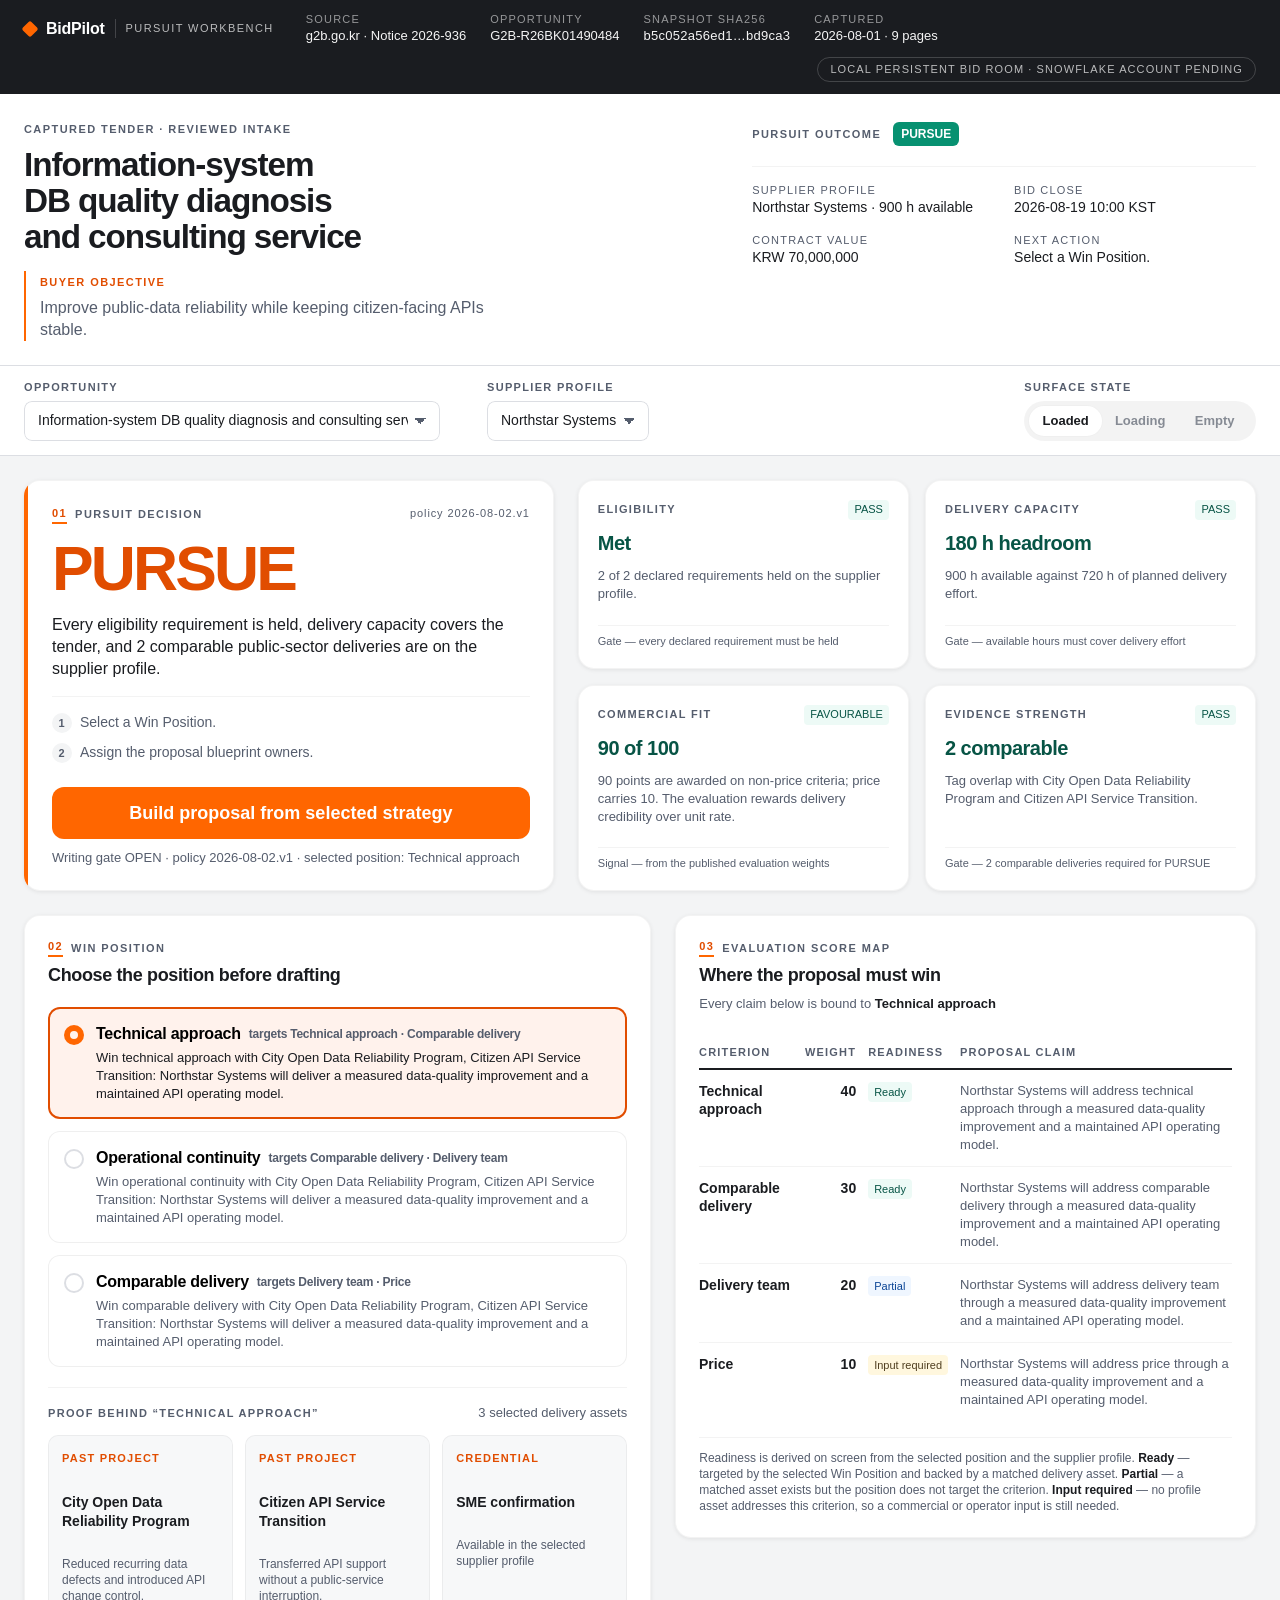
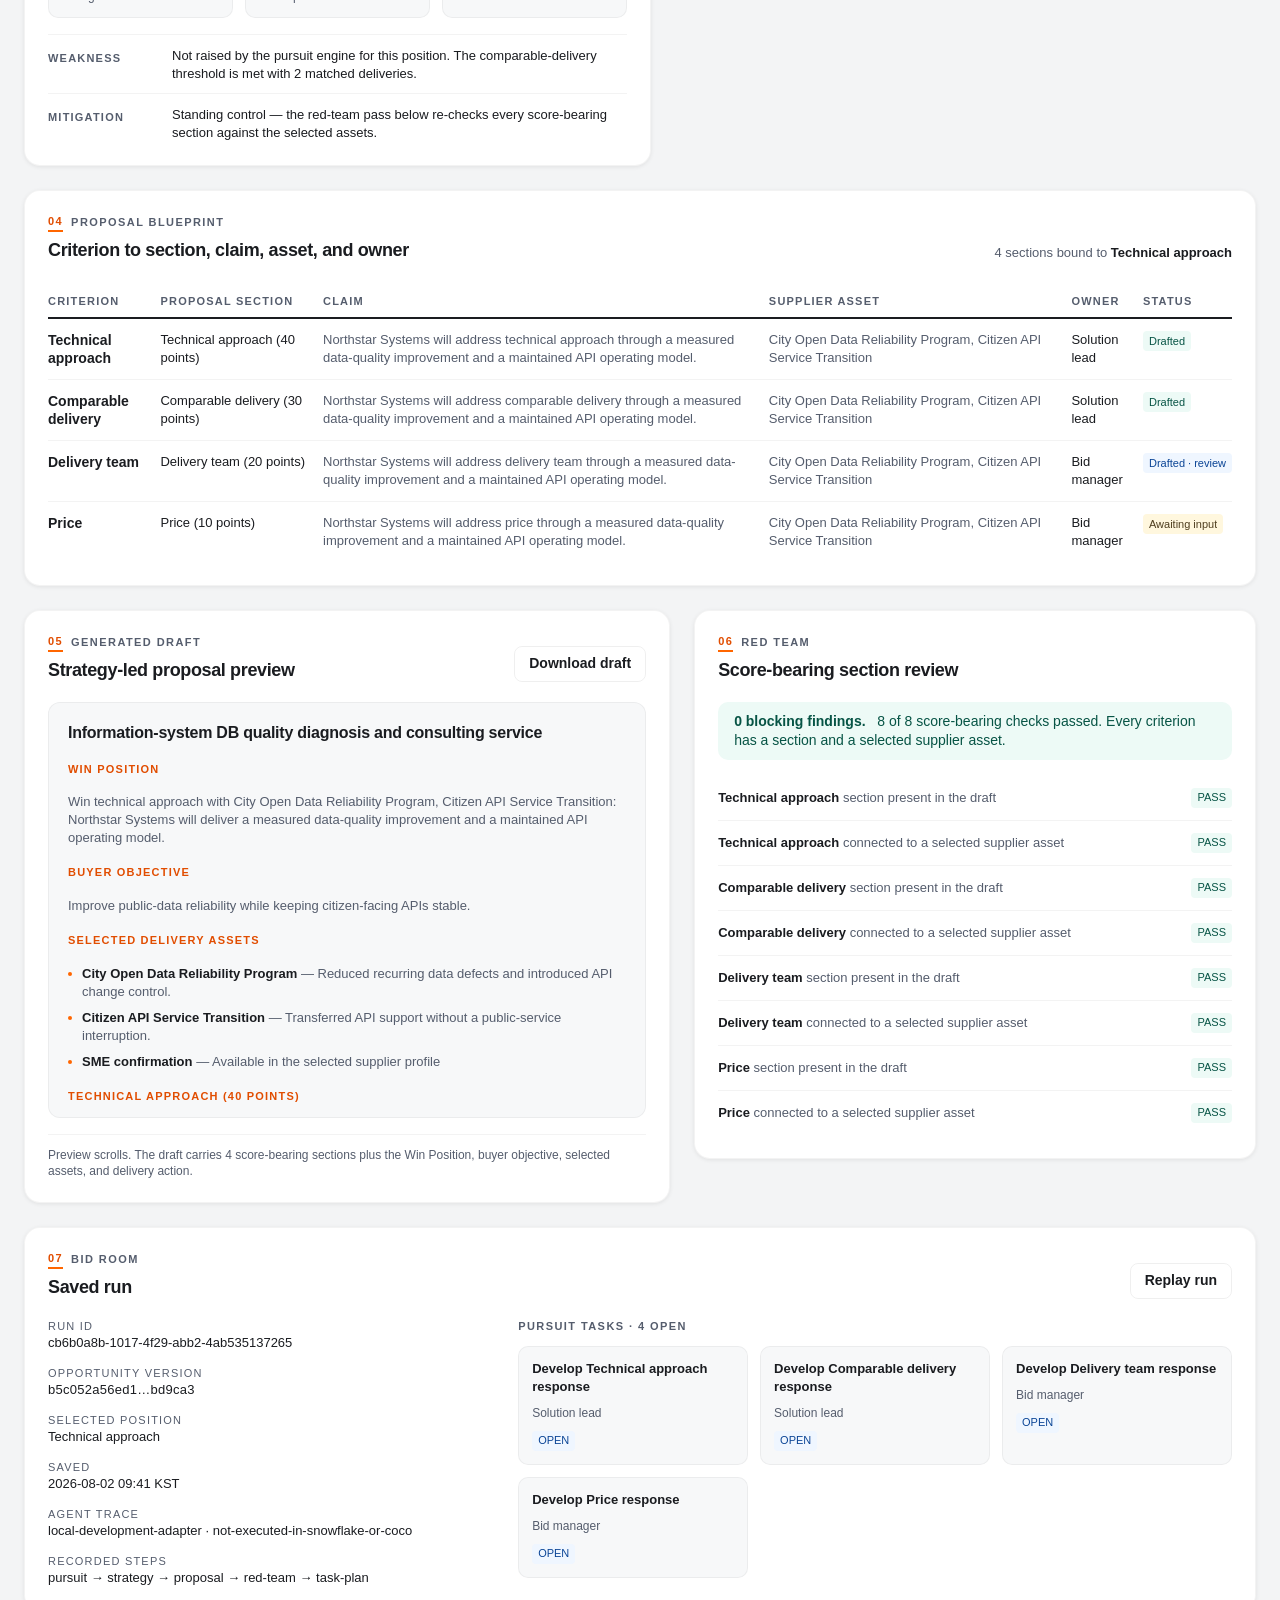
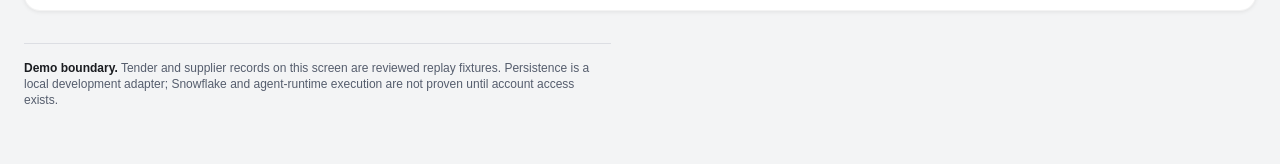
<file: dev/active/final-forge/candidates/decision-first/index.html>
<!DOCTYPE html>
<html lang="en" data-seed-color-mode="light-only" data-seed-platform="web">
<head>
<meta charset="utf-8">
<meta name="viewport" content="width=device-width, initial-scale=1">
<title>BidPilot — Pursuit Workbench</title>
<link rel="stylesheet" href="tokens.css">
<link rel="stylesheet" href="ledger.css">
</head>
<body>

<a class="bp-skip" href="#work">Skip to the pursuit decision</a>

<!-- ── Source identity rail ─────────────────────────────────────────── -->
<header class="bp-rail" role="banner">
  <div class="bp-shell bp-rail__inner">
    <div class="bp-rail__brand">
      <span class="bp-rail__mark" aria-hidden="true"></span>
      <span class="bp-rail__name">BidPilot</span>
      <span class="bp-rail__kind">Pursuit workbench</span>
    </div>

    <dl class="bp-rail__facts">
      <div class="bp-fact">
        <dt>Source</dt>
        <dd id="factSource">g2b.go.kr · Notice 2026-936</dd>
      </div>
      <div class="bp-fact">
        <dt>Opportunity</dt>
        <dd id="factOpp">G2B-R26BK01490484</dd>
      </div>
      <div class="bp-fact bp-fact--hash">
        <dt>Snapshot sha256</dt>
        <dd><span id="factHash" class="bp-hash" title=""></span></dd>
      </div>
      <div class="bp-fact">
        <dt>Captured</dt>
        <dd id="factCaptured">2026-08-01 · 9 pages</dd>
      </div>
    </dl>

    <p class="bp-rail__mode">Local persistent Bid&nbsp;Room · Snowflake account pending</p>
  </div>
</header>

<!-- ── Masthead ─────────────────────────────────────────────────────── -->
<section class="bp-mast" aria-labelledby="tenderTitle">
  <div class="bp-shell bp-mast__inner">
    <div class="bp-mast__lead">
      <p class="bp-eyebrow" id="mastEyebrow">Captured tender · reviewed intake</p>
      <h1 class="bp-mast__title" id="tenderTitle">Information-system DB quality diagnosis and consulting service</h1>
      <p class="bp-mast__objective"><span class="bp-mast__objective-key">Buyer objective</span> <span id="tenderObjective">Improve public-data reliability while keeping citizen-facing APIs stable.</span></p>
    </div>

    <div class="bp-mast__meta">
      <p class="bp-mast__status" id="mastStatusLine">
        <span class="bp-eyebrow">Pursuit outcome</span>
        <span class="seed-badge__root seed-badge__root--size_large seed-badge__root--variant_solid seed-badge__root--tone_positive-variant_solid" id="mastStatusBadge"><span class="seed-badge__label">PURSUE</span></span>
      </p>
      <dl class="bp-mast__facts">
        <div class="bp-fact">
          <dt>Supplier profile</dt>
          <dd id="factSupplier">Northstar Systems</dd>
        </div>
        <div class="bp-fact">
          <dt>Bid close</dt>
          <dd id="factDeadline">2026-08-19 10:00 KST</dd>
        </div>
        <div class="bp-fact">
          <dt>Contract value</dt>
          <dd id="factValue">KRW 70,000,000</dd>
        </div>
        <div class="bp-fact">
          <dt>Next action</dt>
          <dd id="factNext">Choose a Win Position</dd>
        </div>
      </dl>
    </div>
  </div>
</section>

<!-- ── Operating controls ───────────────────────────────────────────── -->
<section class="bp-controls" aria-label="Pursuit inputs">
  <div class="bp-shell bp-controls__inner">
    <div class="bp-control">
      <label class="bp-control__label" for="tenderSelect">Opportunity</label>
      <select class="bp-select" id="tenderSelect"></select>
    </div>
    <div class="bp-control">
      <label class="bp-control__label" for="supplierSelect">Supplier profile</label>
      <select class="bp-select" id="supplierSelect"></select>
    </div>
    <div class="bp-control bp-control--view">
      <span class="bp-control__label" id="viewLabel">Surface state</span>
      <div class="seed-segmented-control__root" id="viewSwitch" role="radiogroup" aria-labelledby="viewLabel" style="--segment-count:3">
        <span class="seed-segmented-control__indicator" style="--segment-index:0" id="viewIndicator" aria-hidden="true"></span>
        <button type="button" class="seed-segmented-control__item" role="radio" aria-checked="true" data-checked data-view="live">Loaded</button>
        <button type="button" class="seed-segmented-control__item" role="radio" aria-checked="false" data-view="loading">Loading</button>
        <button type="button" class="seed-segmented-control__item" role="radio" aria-checked="false" data-view="empty">Empty</button>
      </div>
    </div>
  </div>
</section>

<main id="work" class="bp-shell bp-main" tabindex="-1">

  <!-- Empty state -->
  <section class="bp-empty" id="emptyState" hidden aria-labelledby="emptyTitle">
    <div class="bp-panel bp-empty__panel">
      <p class="bp-eyebrow">No opportunity in the Bid Room</p>
      <h2 class="bp-empty__title" id="emptyTitle">Capture a tender to start a pursuit</h2>
      <p class="bp-empty__body">Nothing is loaded. Capture a public notice by URL or PDF, review the extracted eligibility and evaluation structure, then open a reviewed Bid Room. No decision, strategy, or draft exists until a source snapshot is reviewed.</p>
      <div class="bp-empty__actions">
        <button type="button" class="seed-action-button seed-action-button--variant_brandSolid seed-action-button--size_medium seed-action-button--size_medium-layout_withText">Capture tender source</button>
        <button type="button" class="seed-action-button seed-action-button--variant_neutralOutline seed-action-button--size_medium seed-action-button--size_medium-layout_withText">Open saved Bid Room run</button>
      </div>
    </div>
  </section>

  <!-- Loading state -->
  <section class="bp-loading" id="loadingState" hidden aria-live="polite" aria-busy="true">
    <p class="bp-sr">Evaluating the tender against the selected supplier profile.</p>
    <div class="bp-grid bp-grid--decision">
      <div class="bp-panel bp-panel--plate bp-skelbox">
        <span class="seed-skeleton seed-skeleton--tone_neutral seed-skeleton--radius_8" style="--seed-box-width:9rem;--seed-box-height:12px"></span>
        <span class="seed-skeleton seed-skeleton--tone_neutral seed-skeleton--radius_8" style="--seed-box-width:min(100%,16rem);--seed-box-height:56px"></span>
        <span class="seed-skeleton seed-skeleton--tone_neutral seed-skeleton--radius_8" style="--seed-box-width:100%;--seed-box-height:14px"></span>
        <span class="seed-skeleton seed-skeleton--tone_neutral seed-skeleton--radius_8" style="--seed-box-width:80%;--seed-box-height:14px"></span>
        <span class="seed-skeleton seed-skeleton--tone_neutral seed-skeleton--radius_8" style="--seed-box-width:100%;--seed-box-height:40px"></span>
      </div>
      <div class="bp-dims bp-dims--skeleton">
        <div class="bp-panel bp-skelbox"><span class="seed-skeleton seed-skeleton--tone_neutral seed-skeleton--radius_8" style="--seed-box-width:6rem;--seed-box-height:11px"></span><span class="seed-skeleton seed-skeleton--tone_neutral seed-skeleton--radius_8" style="--seed-box-width:70%;--seed-box-height:20px"></span><span class="seed-skeleton seed-skeleton--tone_neutral seed-skeleton--radius_8" style="--seed-box-width:100%;--seed-box-height:12px"></span></div>
        <div class="bp-panel bp-skelbox"><span class="seed-skeleton seed-skeleton--tone_neutral seed-skeleton--radius_8" style="--seed-box-width:6rem;--seed-box-height:11px"></span><span class="seed-skeleton seed-skeleton--tone_neutral seed-skeleton--radius_8" style="--seed-box-width:70%;--seed-box-height:20px"></span><span class="seed-skeleton seed-skeleton--tone_neutral seed-skeleton--radius_8" style="--seed-box-width:100%;--seed-box-height:12px"></span></div>
        <div class="bp-panel bp-skelbox"><span class="seed-skeleton seed-skeleton--tone_neutral seed-skeleton--radius_8" style="--seed-box-width:6rem;--seed-box-height:11px"></span><span class="seed-skeleton seed-skeleton--tone_neutral seed-skeleton--radius_8" style="--seed-box-width:70%;--seed-box-height:20px"></span><span class="seed-skeleton seed-skeleton--tone_neutral seed-skeleton--radius_8" style="--seed-box-width:100%;--seed-box-height:12px"></span></div>
        <div class="bp-panel bp-skelbox"><span class="seed-skeleton seed-skeleton--tone_neutral seed-skeleton--radius_8" style="--seed-box-width:6rem;--seed-box-height:11px"></span><span class="seed-skeleton seed-skeleton--tone_neutral seed-skeleton--radius_8" style="--seed-box-width:70%;--seed-box-height:20px"></span><span class="seed-skeleton seed-skeleton--tone_neutral seed-skeleton--radius_8" style="--seed-box-width:100%;--seed-box-height:12px"></span></div>
      </div>
    </div>
    <div class="bp-grid bp-grid--strategy">
      <div class="bp-panel bp-skelbox">
        <span class="seed-skeleton seed-skeleton--tone_neutral seed-skeleton--radius_8" style="--seed-box-width:8rem;--seed-box-height:11px"></span>
        <span class="seed-skeleton seed-skeleton--tone_neutral seed-skeleton--radius_16" style="--seed-box-width:100%;--seed-box-height:84px"></span>
        <span class="seed-skeleton seed-skeleton--tone_neutral seed-skeleton--radius_16" style="--seed-box-width:100%;--seed-box-height:84px"></span>
        <span class="seed-skeleton seed-skeleton--tone_neutral seed-skeleton--radius_16" style="--seed-box-width:100%;--seed-box-height:84px"></span>
      </div>
      <div class="bp-panel bp-skelbox">
        <span class="seed-skeleton seed-skeleton--tone_neutral seed-skeleton--radius_8" style="--seed-box-width:8rem;--seed-box-height:11px"></span>
        <span class="seed-skeleton seed-skeleton--tone_neutral seed-skeleton--radius_8" style="--seed-box-width:100%;--seed-box-height:44px"></span>
        <span class="seed-skeleton seed-skeleton--tone_neutral seed-skeleton--radius_8" style="--seed-box-width:100%;--seed-box-height:44px"></span>
        <span class="seed-skeleton seed-skeleton--tone_neutral seed-skeleton--radius_8" style="--seed-box-width:100%;--seed-box-height:44px"></span>
        <span class="seed-skeleton seed-skeleton--tone_neutral seed-skeleton--radius_8" style="--seed-box-width:100%;--seed-box-height:44px"></span>
      </div>
    </div>
  </section>

  <!-- Live state -->
  <div id="liveState">

    <!-- 01 · Decision -->
    <section class="bp-section bp-grid bp-grid--decision" aria-labelledby="decisionHeading" data-reveal="1">
      <article class="bp-panel bp-panel--plate" id="decisionPlate">
        <header class="bp-plate__head">
          <p class="bp-index"><span class="bp-index__n">01</span> Pursuit decision</p>
          <p class="bp-plate__policy">policy 2026-08-02.v1</p>
        </header>
        <h2 class="bp-plate__verdict" id="decisionHeading"><span id="verdictWord">PURSUE</span></h2>
        <p class="bp-plate__because" id="verdictBecause"></p>
        <ol class="bp-plate__actions" id="verdictActions"></ol>
        <div class="bp-plate__cta">
          <button type="button" class="seed-action-button seed-action-button--variant_brandSolid seed-action-button--size_large seed-action-button--size_large-layout_withText bp-cta" id="buildBtn" aria-describedby="buildGate">
            Build proposal from selected strategy
          </button>
          <p class="bp-plate__gate" id="buildGate"></p>
        </div>
      </article>

      <div class="bp-dims" id="dimensions" aria-label="Evaluation dimensions"></div>
    </section>

    <!-- 02 / 03 · Strategy + score map -->
    <div class="bp-section bp-grid bp-grid--strategy" data-reveal="2">
      <section class="bp-panel" aria-labelledby="positionsHeading">
        <header class="bp-panel__head">
          <p class="bp-index"><span class="bp-index__n">02</span> Win Position</p>
          <h2 class="bp-panel__title" id="positionsHeading">Choose the position before drafting</h2>
        </header>
        <div class="bp-positions" id="positions" role="radiogroup" aria-labelledby="positionsHeading"></div>
        <div class="bp-reveal" id="positionDetail" aria-live="polite"></div>
      </section>

      <section class="bp-panel" aria-labelledby="scoreHeading">
        <header class="bp-panel__head">
          <p class="bp-index"><span class="bp-index__n">03</span> Evaluation score map</p>
          <h2 class="bp-panel__title" id="scoreHeading">Where the proposal must win</h2>
          <p class="bp-panel__note bp-bound" id="scoreBound"></p>
        </header>
        <div class="bp-tablewrap">
          <table class="bp-table bp-table--score">
            <caption class="bp-sr">Evaluation criteria with official weight, current readiness, and the proposal claim that answers each criterion.</caption>
            <thead>
              <tr><th scope="col">Criterion</th><th scope="col" class="bp-num">Weight</th><th scope="col">Readiness</th><th scope="col">Proposal claim</th></tr>
            </thead>
            <tbody id="scoreBody"></tbody>
          </table>
        </div>
        <p class="bp-footnote">Readiness is derived on screen from the selected position and the supplier profile. <b>Ready</b> — targeted by the selected Win Position and backed by a matched delivery asset. <b>Partial</b> — a matched asset exists but the position does not target the criterion. <b>Input required</b> — no profile asset addresses this criterion, so a commercial or operator input is still needed.</p>
      </section>
    </div>

    <!-- 04 · Blueprint -->
    <section class="bp-section bp-panel" aria-labelledby="blueprintHeading" data-reveal="3">
      <header class="bp-panel__head bp-panel__head--row">
        <div>
          <p class="bp-index"><span class="bp-index__n">04</span> Proposal blueprint</p>
          <h2 class="bp-panel__title" id="blueprintHeading">Criterion to section, claim, asset, and owner</h2>
        </div>
        <p class="bp-panel__note" id="blueprintNote"></p>
      </header>
      <div class="bp-tablewrap">
        <table class="bp-table bp-table--blueprint">
          <caption class="bp-sr">Each evaluation criterion mapped to a proposal section, claim, supplier asset, owner, and status.</caption>
          <thead>
            <tr>
              <th scope="col">Criterion</th>
              <th scope="col">Proposal section</th>
              <th scope="col">Claim</th>
              <th scope="col">Supplier asset</th>
              <th scope="col">Owner</th>
              <th scope="col">Status</th>
            </tr>
          </thead>
          <tbody id="blueprintBody"></tbody>
        </table>
      </div>
    </section>

    <!-- 05 / 06 · Draft + red-team -->
    <div class="bp-section bp-grid bp-grid--output" data-reveal="4">
      <section class="bp-panel" aria-labelledby="draftHeading">
        <header class="bp-panel__head bp-panel__head--row">
          <div>
            <p class="bp-index"><span class="bp-index__n">05</span> Generated draft</p>
            <h2 class="bp-panel__title" id="draftHeading">Strategy-led proposal preview</h2>
          </div>
          <button type="button" class="seed-action-button seed-action-button--variant_neutralOutline seed-action-button--size_small seed-action-button--size_small-layout_withText" id="downloadBtn">Download draft</button>
        </header>
        <div class="bp-draft" id="draftPreview" tabindex="0" role="region" aria-label="Generated proposal draft, scrollable"></div>
        <p class="bp-footnote" id="draftNote"></p>
      </section>

      <section class="bp-panel" aria-labelledby="redteamHeading">
        <header class="bp-panel__head">
          <p class="bp-index"><span class="bp-index__n">06</span> Red team</p>
          <h2 class="bp-panel__title" id="redteamHeading">Score-bearing section review</h2>
        </header>
        <div id="redteam"></div>
      </section>
    </div>

    <!-- 07 · Bid Room run -->
    <section class="bp-section bp-panel bp-panel--run" aria-labelledby="runHeading" data-reveal="5">
      <header class="bp-panel__head bp-panel__head--row">
        <div>
          <p class="bp-index"><span class="bp-index__n">07</span> Bid Room</p>
          <h2 class="bp-panel__title" id="runHeading">Saved run</h2>
        </div>
        <div class="bp-run__controls">
          <button type="button" class="seed-action-button seed-action-button--variant_neutralOutline seed-action-button--size_small seed-action-button--size_small-layout_withText" id="replayBtn">Replay run</button>
        </div>
      </header>
      <div id="runBody"></div>
    </section>

  </div><!-- /liveState -->

  <p class="bp-boundary">
    <b>Demo boundary.</b> Tender and supplier records on this screen are reviewed replay fixtures. Persistence is a local development adapter; Snowflake and agent-runtime execution are not proven until account access exists.
  </p>
</main>

<script src="ledger.js"></script>
</body>
</html>
</file>
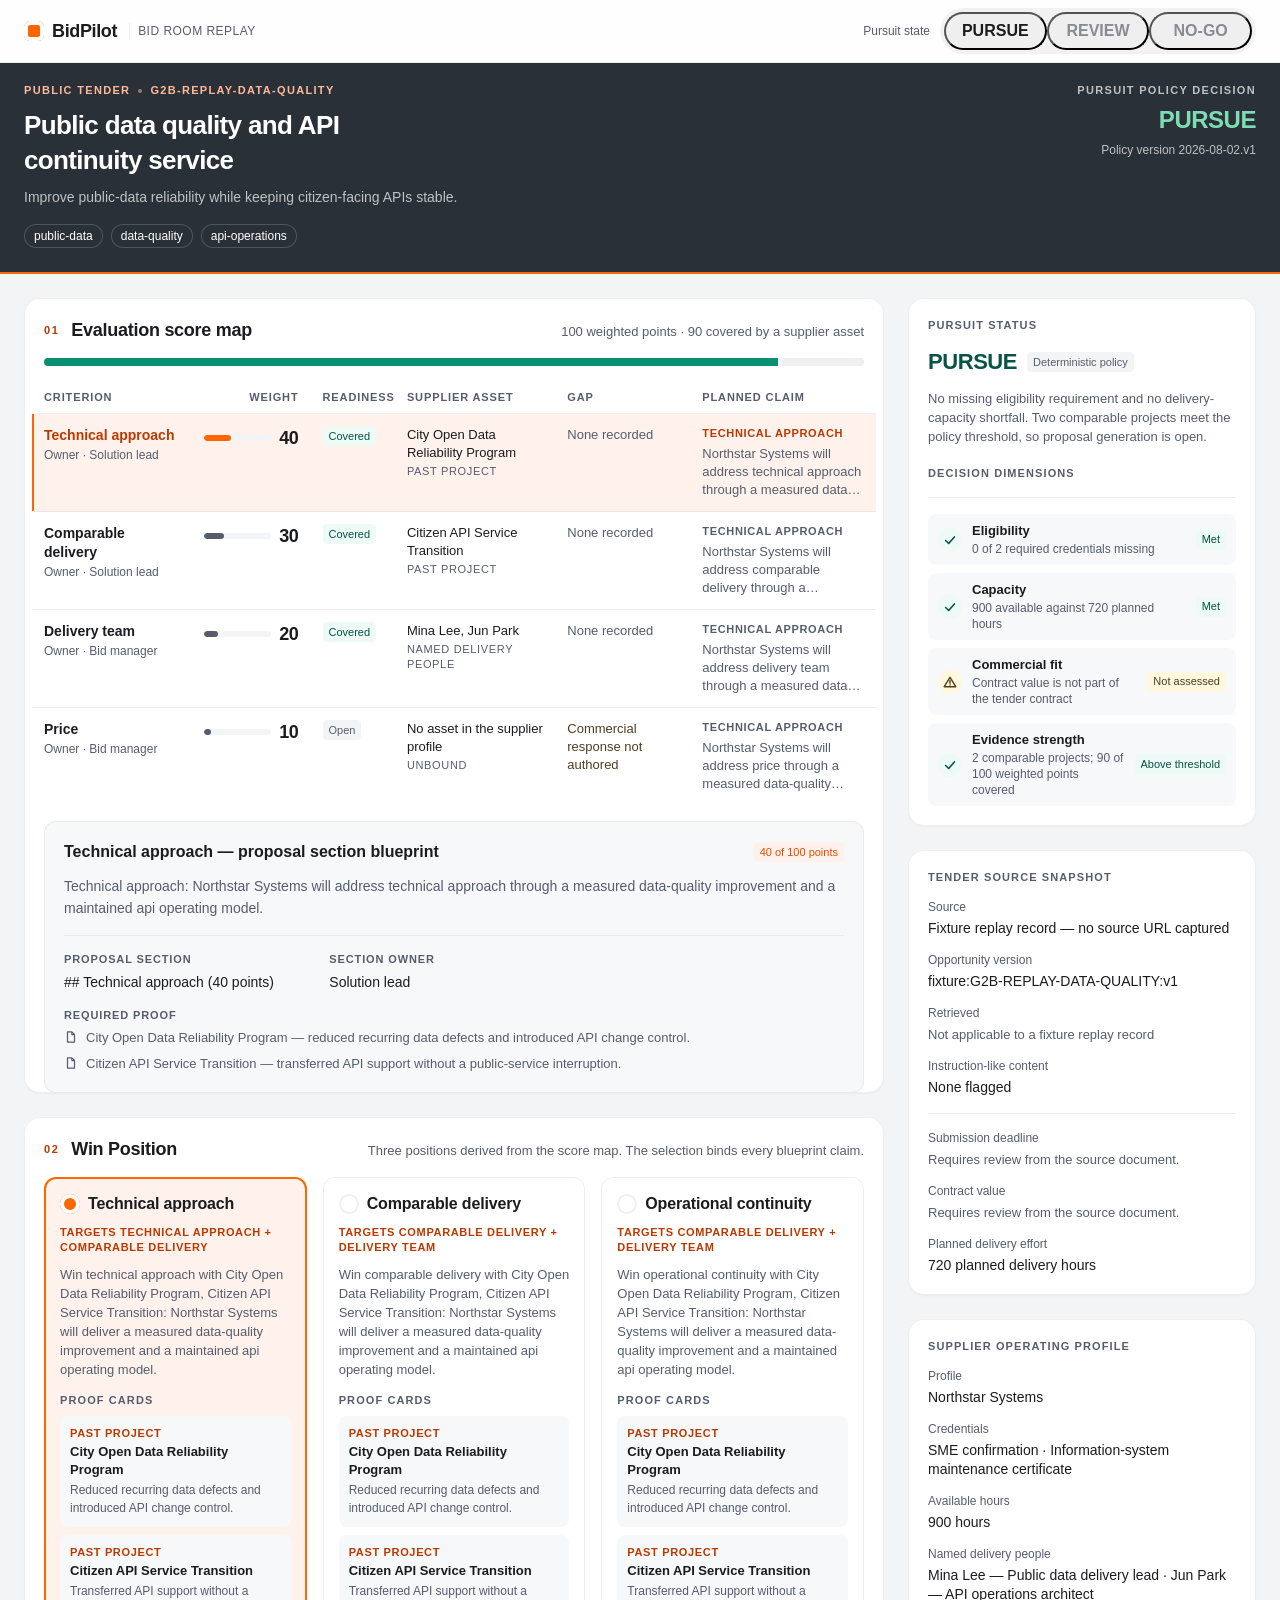
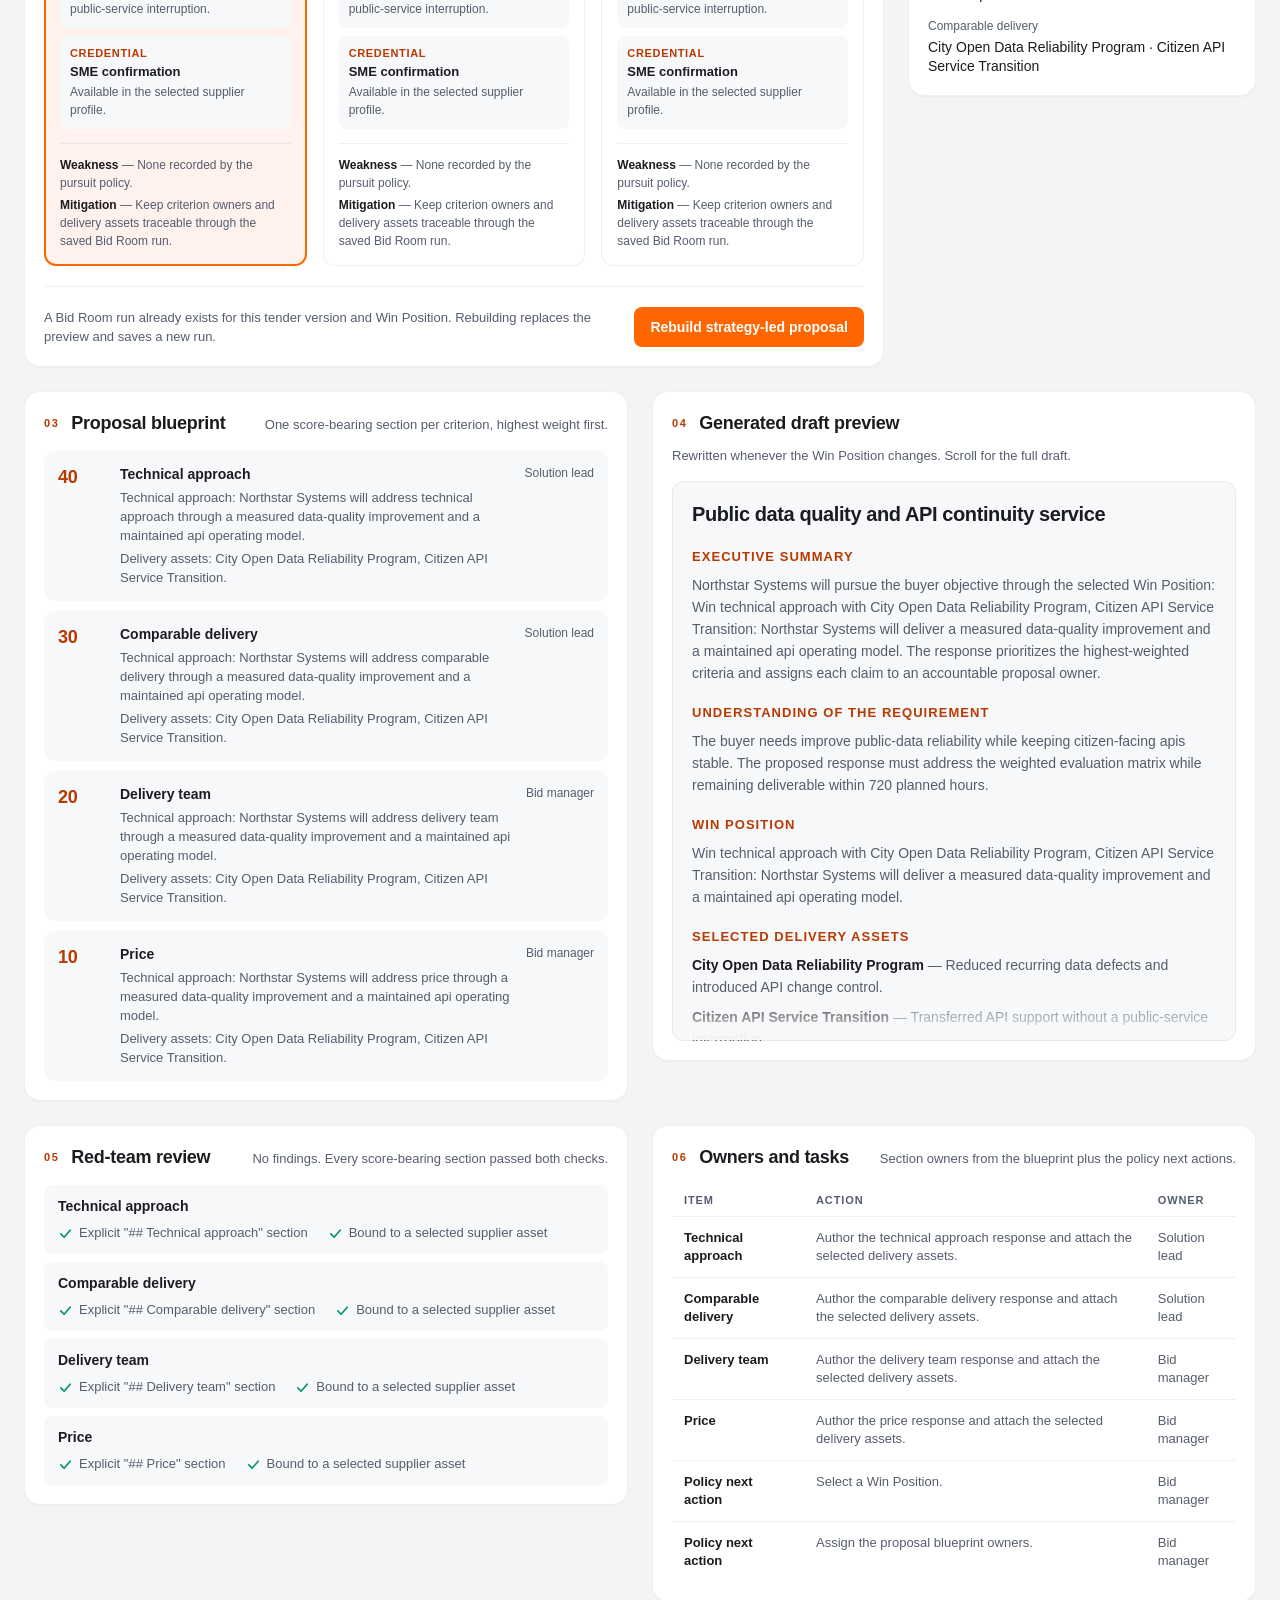
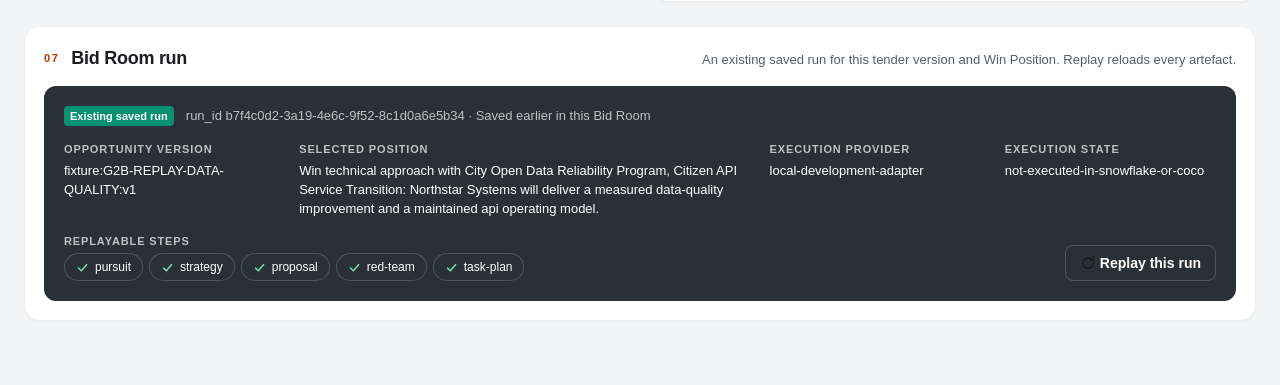
<file: dev/active/final-forge/candidates/scoremap-first/index.html>
<!DOCTYPE html>
<html lang="en" data-seed-color-mode="light-only">
<head>
<meta charset="utf-8">
<meta name="viewport" content="width=device-width, initial-scale=1">
<title>BidPilot — Bid Room</title>
<link rel="stylesheet" href="tokens.css">
<link rel="stylesheet" href="app.css">
</head>
<body>

<svg class="vh" aria-hidden="true">
  <defs>
    <g id="i-check"><path d="M3 8.5 6.5 12 13 4.5" fill="none" stroke="currentColor" stroke-width="1.8" stroke-linecap="round" stroke-linejoin="round"/></g>
    <g id="i-alert"><path d="M8 2.6 14.6 13.4H1.4L8 2.6Z" fill="none" stroke="currentColor" stroke-width="1.6" stroke-linejoin="round"/><path d="M8 6.4v3.1" stroke="currentColor" stroke-width="1.6" stroke-linecap="round"/><circle cx="8" cy="11.4" r="0.9" fill="currentColor"/></g>
    <g id="i-block"><circle cx="8" cy="8" r="6.2" fill="none" stroke="currentColor" stroke-width="1.6"/><path d="M4.5 8h7" stroke="currentColor" stroke-width="1.8" stroke-linecap="round"/></g>
    <g id="i-doc"><path d="M4 2.2h5l3 3v8.6H4V2.2Z" fill="none" stroke="currentColor" stroke-width="1.4" stroke-linejoin="round"/><path d="M9 2.2v3h3" fill="none" stroke="currentColor" stroke-width="1.4" stroke-linejoin="round"/></g>
    <g id="i-arrow"><path d="M3 8h9.4M8.8 4.4 12.4 8l-3.6 3.6" fill="none" stroke="currentColor" stroke-width="1.6" stroke-linecap="round" stroke-linejoin="round"/></g>
    <g id="i-replay"><path d="M13.2 8a5.2 5.2 0 1 1-1.7-3.8" fill="none" stroke="currentColor" stroke-width="1.6" stroke-linecap="round"/><path d="M13.4 2v3.2h-3.2" fill="none" stroke="currentColor" stroke-width="1.6" stroke-linecap="round" stroke-linejoin="round"/></g>
  </defs>
</svg>

<header class="appbar">
  <div class="shell appbar__inner">
    <span class="wordmark">
      <span class="wordmark__glyph" aria-hidden="true"></span>
      BidPilot
      <span class="wordmark__sub">Bid Room replay</span>
    </span>
    <div class="statebar">
      <span class="statebar__label" id="scenario-label">Pursuit state</span>
      <div class="seed-segmented-control__root" role="group" aria-labelledby="scenario-label" style="--segment-count:3;--segment-index:0" id="scenario-control">
        <span class="seed-segmented-control__indicator" aria-hidden="true"></span>
        <button type="button" class="seed-segmented-control__item" aria-pressed="true" data-checked data-scenario="pursue">PURSUE</button>
        <button type="button" class="seed-segmented-control__item" aria-pressed="false" data-scenario="review">REVIEW</button>
        <button type="button" class="seed-segmented-control__item" aria-pressed="false" data-scenario="nogo">NO-GO</button>
      </div>
    </div>
  </div>
</header>

<section class="masthead" aria-labelledby="tender-title">
  <div class="shell masthead__inner">
    <div>
      <p class="masthead__kicker">
        <span>Public tender</span>
        <span id="tender-id">G2B-REPLAY-DATA-QUALITY</span>
      </p>
      <h1 class="masthead__title" id="tender-title">Public data quality and API continuity service</h1>
      <p class="masthead__objective" id="buyer-objective">Improve public-data reliability while keeping citizen-facing APIs stable.</p>
      <ul class="masthead__meta" id="tender-tags"></ul>
    </div>
    <div class="verdict">
      <p class="verdict__label">Pursuit policy decision</p>
      <p class="verdict__value num" id="verdict-value" data-tone="positive">PURSUE</p>
      <p class="verdict__policy">Policy version 2026-08-02.v1</p>
    </div>
  </div>
</section>

<div class="shell workspace zone-a">

  <!-- ------------------------------------------------ decision rail -->
  <aside id="rail-decision" aria-labelledby="rail-decision-title">
    <div class="card rail-card">
      <h2 class="rail-card__title" id="rail-decision-title">Pursuit status</h2>
      <p class="status-line">
        <span class="status-line__value" id="rail-status" data-tone="positive">PURSUE</span>
        <span class="seed-badge__root seed-badge__root--size_medium seed-badge__root--variant_weak seed-badge__root--tone_neutral-variant_weak" id="rail-status-badge">
          <span class="seed-badge__label">Deterministic policy</span>
        </span>
      </p>
      <p class="status-sentence" id="rail-status-sentence"></p>

      <h3 class="rail-card__title" style="margin-top:var(--seed-dimension-x5);margin-bottom:var(--seed-dimension-x2_5)">Decision dimensions</h3>
      <ul class="dims" id="dims"></ul>
    </div>
  </aside>

  <!-- --------------------------------------------------------- main -->
  <main id="main">

    <!-- 01 score map -->
    <section class="card rise" aria-labelledby="scoremap-title">
      <div class="card__head">
        <span class="step">01</span>
        <h2 class="card__title" id="scoremap-title">Evaluation score map</h2>
        <p class="card__note"><span class="num" id="weight-total">100</span> weighted points &middot; <span class="num" id="covered-points">90</span> covered by a supplier asset</p>
      </div>
      <div class="readiness-bar" id="readiness-bar" role="img" aria-labelledby="readiness-caption"></div>
      <p class="vh" id="readiness-caption"></p>
      <div class="matrix-wrap">
        <table class="matrix">
          <caption class="vh">Evaluation criteria with weight, supplier readiness, supporting asset, gap and planned claim. Select a criterion to open its proposal section blueprint.</caption>
          <colgroup>
            <col class="c-crit"><col class="c-weight"><col class="c-ready">
            <col class="c-asset"><col class="c-gap"><col class="c-claim">
          </colgroup>
          <thead>
            <tr>
              <th scope="col">Criterion</th>
              <th scope="col" class="n">Weight</th>
              <th scope="col">Readiness</th>
              <th scope="col">Supplier asset</th>
              <th scope="col">Gap</th>
              <th scope="col" class="c-claim-cell">Planned claim</th>
            </tr>
          </thead>
          <tbody id="matrix-body"></tbody>
        </table>
      </div>

      <div class="detail" id="detail" aria-live="polite">
        <div class="detail__head">
          <h3 class="detail__title" id="detail-title"></h3>
          <span class="seed-badge__root seed-badge__root--size_medium seed-badge__root--variant_weak seed-badge__root--tone_brand-variant_weak">
            <span class="seed-badge__label" id="detail-weight"></span>
          </span>
        </div>
        <p class="detail__claim" id="detail-claim"></p>
        <div class="detail__grid">
          <div class="kv">
            <p class="kv__k">Proposal section</p>
            <p class="kv__v" id="detail-section"></p>
          </div>
          <div class="kv">
            <p class="kv__k">Section owner</p>
            <p class="kv__v" id="detail-owner"></p>
          </div>
          <div class="kv" style="grid-column:1/-1">
            <p class="kv__k">Required proof</p>
            <ul class="proof-list" id="detail-proof"></ul>
          </div>
        </div>
      </div>
    </section>

    <!-- 02 win positions -->
    <section class="card rise" aria-labelledby="positions-title">
      <div class="card__head">
        <span class="step">02</span>
        <h2 class="card__title" id="positions-title">Win Position</h2>
        <p class="card__note">Three positions derived from the score map. The selection binds every blueprint claim.</p>
      </div>
      <div class="card__body">
        <div class="positions" role="radiogroup" aria-labelledby="positions-title" id="positions"></div>

        <div class="action-row">
          <p class="action-row__text" id="action-note"></p>
          <button type="button" class="seed-action-button seed-action-button--size_medium seed-action-button--size_medium-layout_withText seed-action-button--variant_brandSolid" id="build-btn">
            <span class="btn-label">Build strategy-led proposal</span>
            <span class="spinner" aria-hidden="true">
              <svg width="18" height="18" viewBox="0 0 18 18"><circle cx="9" cy="9" r="7" fill="none" stroke="currentColor" stroke-opacity="0.35" stroke-width="2"/><path d="M9 2a7 7 0 0 1 7 7" fill="none" stroke="currentColor" stroke-width="2" stroke-linecap="round"/></svg>
            </span>
          </button>
        </div>
      </div>
    </section>
  </main>

  <!-- ------------------------------------------------- context rail -->
  <aside id="rail-context" aria-labelledby="rail-context-title">
    <div class="card rail-card">
      <h2 class="rail-card__title" id="rail-context-title">Tender source snapshot</h2>
      <div class="facts">
        <div class="fact"><p class="fact__k">Source</p><p class="fact__v" id="src-source"></p></div>
        <div class="fact"><p class="fact__k">Opportunity version</p><p class="fact__v" id="src-version"></p></div>
        <div class="fact"><p class="fact__k">Retrieved</p><p class="fact__v fact__v--quiet" id="src-retrieved"></p></div>
        <div class="fact"><p class="fact__k">Instruction-like content</p><p class="fact__v" id="src-instruction"></p></div>
      </div>
      <hr class="rule">
      <div class="facts">
        <div class="fact"><p class="fact__k">Submission deadline</p><p class="fact__v fact__v--quiet" id="src-deadline"></p></div>
        <div class="fact"><p class="fact__k">Contract value</p><p class="fact__v fact__v--quiet" id="src-value"></p></div>
        <div class="fact"><p class="fact__k">Planned delivery effort</p><p class="fact__v" id="src-hours"></p></div>
      </div>
    </div>

    <div class="card rail-card">
      <h2 class="rail-card__title">Supplier operating profile</h2>
      <div class="facts">
        <div class="fact"><p class="fact__k">Profile</p><p class="fact__v" id="sup-name"></p></div>
        <div class="fact"><p class="fact__k">Credentials</p><p class="fact__v" id="sup-credentials"></p></div>
        <div class="fact"><p class="fact__k">Available hours</p><p class="fact__v num" id="sup-hours"></p></div>
        <div class="fact"><p class="fact__k">Named delivery people</p><p class="fact__v" id="sup-people"></p></div>
        <div class="fact"><p class="fact__k">Comparable delivery</p><p class="fact__v" id="sup-projects"></p></div>
      </div>
    </div>
  </aside>
</div>

<div class="shell zone-b">
    <!-- blocked notice for REVIEW / NO-GO -->
    <section class="card rise" id="blocked-card" hidden aria-labelledby="blocked-title">
      <div class="card__head">
        <span class="step">03</span>
        <h2 class="card__title" id="blocked-title">Gap closure plan</h2>
        <p class="card__note">Proposal generation stays closed until every gap is resolved.</p>
      </div>
      <div class="card__body">
        <div class="seed-callout__root seed-callout__root--tone_critical" id="blocked-callout" style="margin-bottom:var(--seed-dimension-x4)">
          <span class="seed-callout__content">
            <span class="seed-callout__title seed-callout__title--tone_critical" id="blocked-callout-title">Proposal generation blocked</span>
            <span class="seed-callout__description seed-callout__description--tone_critical" id="blocked-callout-desc"></span>
          </span>
        </div>
        <table class="tasks">
          <caption class="vh">Gap closure tasks</caption>
          <thead><tr><th scope="col">Gap</th><th scope="col">Action</th><th scope="col">Owner</th></tr></thead>
          <tbody id="gap-tasks"></tbody>
        </table>
      </div>
    </section>

    <!-- loading -->
    <section class="card rise" id="loading-card" hidden aria-labelledby="loading-title" aria-busy="true">
      <div class="card__head">
        <span class="step">03</span>
        <h2 class="card__title" id="loading-title">Building the strategy-led proposal</h2>
        <p class="card__note" role="status" id="loading-status">Running blueprint, draft and red-team review.</p>
      </div>
      <div class="card__body skeleton-stack">
        <span class="seed-skeleton seed-skeleton--radius_8 seed-skeleton--tone_neutral" style="--seed-box-height:var(--seed-dimension-x12)"></span>
        <span class="seed-skeleton seed-skeleton--radius_8 seed-skeleton--tone_neutral" style="--seed-box-height:var(--seed-dimension-x12)"></span>
        <span class="seed-skeleton seed-skeleton--radius_8 seed-skeleton--tone_neutral" style="--seed-box-height:var(--seed-dimension-x12);--seed-box-width:72%"></span>
        <span class="seed-skeleton seed-skeleton--radius_8 seed-skeleton--tone_neutral" style="--seed-box-height:var(--seed-dimension-x16)"></span>
      </div>
    </section>

    <!-- output group -->
    <div id="output">
      <section class="card rise" aria-labelledby="blueprint-title">
        <div class="card__head">
          <span class="step">03</span>
          <h2 class="card__title" id="blueprint-title">Proposal blueprint</h2>
          <p class="card__note">One score-bearing section per criterion, highest weight first.</p>
        </div>
        <div class="card__body">
          <div class="blueprint" id="blueprint"></div>
        </div>
      </section>

      <section class="card rise" aria-labelledby="draft-title">
        <div class="card__head">
          <span class="step">04</span>
          <h2 class="card__title" id="draft-title">Generated draft preview</h2>
          <p class="card__note">Rewritten whenever the Win Position changes. Scroll for the full draft.</p>
        </div>
        <div class="card__body">
          <div class="draft-frame">
            <article class="draft" id="draft" tabindex="0" role="region" aria-labelledby="draft-title"></article>
          </div>
        </div>
      </section>

      <section class="card rise" aria-labelledby="redteam-title">
        <div class="card__head">
          <span class="step">05</span>
          <h2 class="card__title" id="redteam-title">Red-team review</h2>
          <p class="card__note" id="redteam-note"></p>
        </div>
        <div class="card__body">
          <div class="checks" id="redteam-checks"></div>
          <div id="redteam-findings"></div>
        </div>
      </section>

      <section class="card rise" aria-labelledby="tasks-title">
        <div class="card__head">
          <span class="step">06</span>
          <h2 class="card__title" id="tasks-title">Owners and tasks</h2>
          <p class="card__note">Section owners from the blueprint plus the policy next actions.</p>
        </div>
        <div class="card__body">
          <table class="tasks">
            <caption class="vh">Owners and next actions</caption>
            <thead><tr><th scope="col">Item</th><th scope="col">Action</th><th scope="col">Owner</th></tr></thead>
            <tbody id="owner-tasks"></tbody>
          </table>
        </div>
      </section>

      <section class="card rise" aria-labelledby="run-title">
        <div class="card__head">
          <span class="step">07</span>
          <h2 class="card__title" id="run-title">Bid Room run</h2>
          <p class="card__note" id="run-note">Persisted with the tender version, selected position and every generated artefact.</p>
        </div>
        <div class="card__body">
          <div class="run" id="run">
            <div class="run__head">
              <span class="seed-badge__root seed-badge__root--size_medium seed-badge__root--variant_solid seed-badge__root--tone_positive-variant_solid" id="run-badge">
                <span class="seed-badge__label">Saved run</span>
              </span>
              <span class="run__id" id="run-id"></span>
            </div>
            <div class="run__grid">
              <div><p class="run__k">Opportunity version</p><p class="run__v" id="run-version"></p></div>
              <div class="run__cell--wide"><p class="run__k">Selected position</p><p class="run__v" id="run-position"></p></div>
              <div><p class="run__k">Execution provider</p><p class="run__v" id="run-provider"></p></div>
              <div><p class="run__k">Execution state</p><p class="run__v" id="run-state"></p></div>
            </div>
            <div class="run__foot">
              <div>
                <p class="run__k">Replayable steps</p>
                <div class="run__steps" id="run-steps"></div>
              </div>
              <button type="button" class="seed-action-button seed-action-button--size_small seed-action-button--size_small-layout_withText seed-action-button--variant_neutralOutline" id="replay-btn">
                <svg class="seed-icon" width="16" height="16" viewBox="0 0 16 16" aria-hidden="true"><use href="#i-replay"/></svg>
                <span class="btn-label">Replay this run</span>
              </button>
            </div>
          </div>
        </div>
      </section>
    </div>
</div>

<script src="data.js"></script>
<script src="app.js"></script>
</body>
</html>
</file>
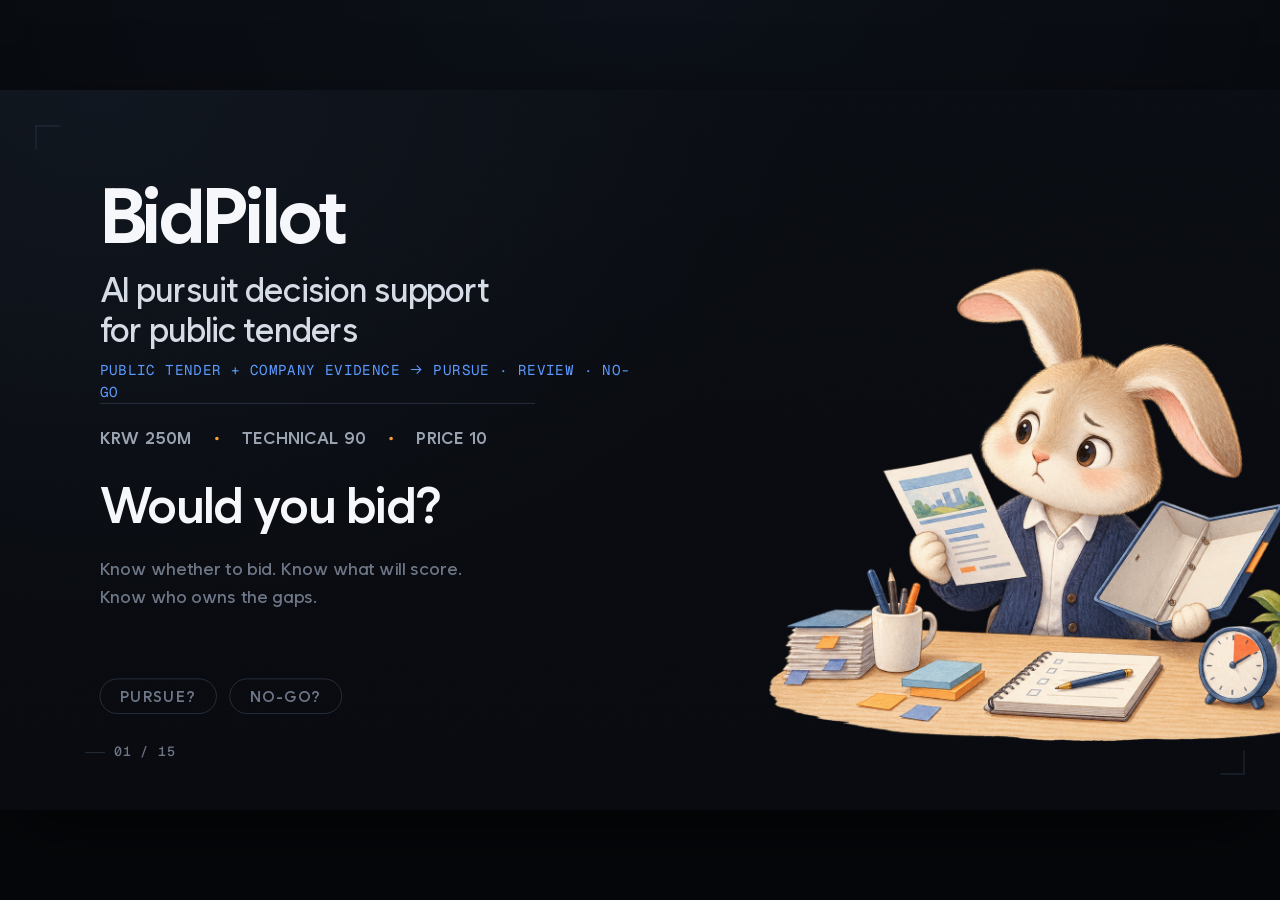
<file: dev/active/grand-finale-pitch-20260903/deck.html>
<!DOCTYPE html>
<html lang="en">
<head>
<meta charset="utf-8">
<meta name="viewport" content="width=device-width, initial-scale=1, viewport-fit=cover">
<title>BidPilot · Grand Finale</title>
<style>
@font-face{
  font-family:"Wanted Sans Variable";
  font-style:normal; font-display:swap; font-weight:400 1000;
  src:url("fonts/WantedSansVariable-latin.woff2") format("woff2-variations");
}
@font-face{
  font-family:"Geist Mono"; font-style:normal; font-display:swap; font-weight:400;
  src:url("fonts/GeistMono-400-latin.woff2") format("woff2");
}
@font-face{
  font-family:"Geist Mono"; font-style:normal; font-display:swap; font-weight:500;
  src:url("fonts/GeistMono-500-latin.woff2") format("woff2");
}

:root{
  /* ── stage ─────────────────────────────────────────────── */
  --stage:#090B10;
  --surface:#11161E;
  --fill-0:#090B10;

  /* ── WDS primary, dark-mode tuned ──────────────────────── */
  --blue:#2F7CFF; --blue-strong:#5B99FF; --blue-heavy:#8FBAFF;
  --blue-90:#22406E; --blue-95:rgba(47,124,255,.15); --blue-99:rgba(47,124,255,.07);

  /* ── label hierarchy on dark ───────────────────────────── */
  --ink:#F5F7FA; --ink-2:#D6DCE6; --ink-3:#99A2B1; --ink-4:#6C7585;

  /* ── structure ─────────────────────────────────────────── */
  --line:#283141; --line-soft:#1C232F; --line-solid:#283141;

  /* ── cool-neutral ramp, inverted for the dark stage ────── */
  --g30:#C7CCD6; --g50:#7E8798; --g70:#6A7385;
  --g90:#39424F; --g95:#2B3341; --g98:#1F2632; --g99:#11161E;

  /* ── semantics: orange = unresolved, green = passed ────── */
  --caution:#FF9D2E; --caution-fg:#FF9D2E; --caution-95:rgba(255,157,46,.12);
  --positive:#1ED45A;

  --ease:cubic-bezier(.4,0,.2,1);
  --font:"Wanted Sans Variable","Wanted Sans","Pretendard JP Variable",sans-serif;
  --mono:"Geist Mono","Wanted Sans Variable",monospace;
}
*{box-sizing:border-box;margin:0;padding:0}
html,body{height:100%;overflow:hidden;background:#05070A;}
body{font-family:var(--font);color:var(--ink);
  -webkit-font-smoothing:antialiased;-moz-osx-font-smoothing:grayscale;text-rendering:optimizeLegibility;}

#stage{position:fixed;inset:0;overflow:hidden;background:
  radial-gradient(120% 90% at 50% 0%, #0D1119 0%, #05070A 70%);}
#canvas{width:1440px;height:810px;position:absolute;left:50%;top:50%;
  margin:-405px 0 0 -720px;transform-origin:center center;overflow:hidden;
  background:
    radial-gradient(90% 120% at 8% 0%, #10161F 0%, rgba(16,22,31,0) 62%),
    linear-gradient(180deg,#0A0D13 0%, #090B10 46%, #080A0F 100%);
  box-shadow:0 24px 80px -20px rgba(0,0,0,.8);}
#canvas:focus-visible{outline:2px solid var(--blue);outline-offset:3px;}

/* fine grain: texture, not decoration */
#grain{position:absolute;inset:0;pointer-events:none;z-index:40;opacity:.05;mix-blend-mode:overlay;
  background-image:url("data:image/svg+xml;utf8,<svg xmlns='http://www.w3.org/2000/svg' width='160' height='160'><filter id='n'><feTurbulence type='fractalNoise' baseFrequency='.85' numOctaves='3'/></filter><rect width='160' height='160' filter='url(%23n)'/></svg>");}

/* crop marks */
#canvas::before,#canvas::after{content:"";position:absolute;pointer-events:none;z-index:30;}
#canvas::before{left:40px;top:40px;width:26px;height:26px;border-left:1px solid var(--line);border-top:1px solid var(--line);}
#canvas::after{right:40px;bottom:40px;width:26px;height:26px;border-right:1px solid var(--line);border-bottom:1px solid var(--line);}

.slide{position:absolute;inset:0;opacity:0;visibility:hidden;
  transition:opacity .22s var(--ease),visibility 0s linear .22s;}
.slide.on{opacity:1;visibility:visible;transition:opacity .26s var(--ease),visibility 0s;}

/* one orchestrated staggered reveal per slide */
@keyframes rise{from{opacity:0;transform:translateY(14px)}to{opacity:1;transform:none}}
.slide.on>*{animation:rise .46s var(--ease) both;}
.slide.on>*:nth-child(1){animation-delay:.02s}
.slide.on>*:nth-child(2){animation-delay:.10s}
.slide.on>*:nth-child(3){animation-delay:.17s}
.slide.on>*:nth-child(4){animation-delay:.23s}
.slide.on>*:nth-child(5){animation-delay:.28s}
.slide.on>*:nth-child(6){animation-delay:.32s}
.slide.on>*:nth-child(n+7){animation-delay:.36s}

/* ── headers ─────────────────────────────────────────────── */
.hd{position:absolute;left:96px;top:74px;right:96px;}
.hd .rule{width:44px;height:3px;background:var(--blue);margin-bottom:20px;}
h1{font-size:39px;line-height:48px;font-weight:600;letter-spacing:-.024em;color:var(--ink);}
.hd.tight h1{font-size:35px;line-height:44px;}
.kicker{margin-top:14px;font-size:24px;line-height:32px;font-weight:500;color:var(--ink-3);letter-spacing:-.004em;}

.eyebrow{font-size:15px;line-height:18px;font-weight:600;letter-spacing:.2em;
  text-transform:uppercase;color:var(--ink-4);}

.pageno{position:absolute;right:96px;bottom:56px;font-family:var(--mono);
  font-size:15px;line-height:20px;font-weight:500;color:var(--ink-4);letter-spacing:.06em;z-index:20;}
.slide[data-pn="left"].on ~ .pageno{left:96px;right:auto;}
.pageno i{display:inline-block;width:22px;height:1px;background:var(--line);vertical-align:middle;margin-right:10px;}

.note{position:absolute;font-size:18px;line-height:25px;color:var(--ink-4);letter-spacing:.01em;}
.smallline{position:absolute;font-size:24px;line-height:32px;color:var(--ink-3);font-weight:500;}
.smallline b{color:var(--ink-2);font-weight:600;}
.mono{font-family:var(--mono);letter-spacing:.02em;}

/* ── svg type ────────────────────────────────────────────── */
svg{display:block}
svg text{font-family:var(--font);}
.t{font-size:24px;font-weight:500;fill:var(--ink-2);letter-spacing:-.002em;}
.t-s{font-size:24px;font-weight:600;fill:var(--ink);letter-spacing:-.006em;}
.t-q{font-size:24px;font-weight:500;fill:var(--ink-3);}
.t-b{font-size:24px;font-weight:600;fill:var(--blue-strong);letter-spacing:-.004em;}
.t-c{font-size:24px;font-weight:600;fill:var(--caution-fg);letter-spacing:-.004em;}
.t-g{font-size:24px;font-weight:500;fill:var(--g50);}
.t-n{font-size:28px;font-weight:600;fill:var(--ink);font-variant-numeric:tabular-nums;letter-spacing:-.01em;}
.t-nb{font-size:34px;font-weight:600;fill:var(--blue-strong);font-variant-numeric:tabular-nums;letter-spacing:-.018em;}
.t-src{font-size:18px;font-weight:400;fill:var(--ink-4);letter-spacing:.01em;}
.t-lg{font-size:30px;font-weight:600;fill:var(--ink);letter-spacing:-.014em;}
.t-ok{font-size:20px;font-weight:600;fill:var(--positive);letter-spacing:-.002em;}

.ln{stroke:var(--line);stroke-width:1;fill:none}
.dash{stroke-dasharray:2 6;stroke-linecap:round}
.path-g{stroke:var(--g70);stroke-width:2;fill:none;stroke-linecap:round}
.path-b{stroke:var(--blue);stroke-width:3;fill:none;stroke-linecap:round}
.path-c{stroke:var(--caution);stroke-width:3;fill:none;stroke-linecap:round}

/* ── tables ──────────────────────────────────────────────── */
.tbl{position:absolute;border-top:1px solid var(--line);}
.tbl .r{display:grid;align-items:center;border-bottom:1px solid var(--line-soft);}
.tbl .r.h{border-bottom:1px solid var(--line);}
.tbl .r>div{padding:15px 20px 15px 0;font-size:23px;line-height:30px;color:var(--ink-3);font-weight:500;letter-spacing:-.002em;}
.tbl .r.h>div{font-size:20px;color:var(--ink-4);font-weight:500;letter-spacing:.02em;padding-top:10px;padding-bottom:10px;}
.tbl .r>div.k{color:var(--ink);font-weight:600;}
.tbl .r>div.b{color:var(--blue-strong);font-weight:600;}
.tbl .r:last-child{border-bottom:0}
.tbl.dense .r>div{padding:12px 20px 12px 0;}

/* ── product screenshots: small authenticity evidence ────── */
.shot{position:absolute;overflow:hidden;border:1px solid var(--line);border-radius:10px;background:#fff;
  box-shadow:0 10px 24px -12px rgba(0,0,0,.9);
  transition:box-shadow .24s var(--ease),border-color .24s var(--ease),transform .24s var(--ease);}
.shot:hover{border-color:var(--blue-90);transform:translateY(-3px);
  box-shadow:0 18px 34px -14px rgba(0,0,0,.95);}
.shot img{position:absolute;display:block;}
.shot .cap{position:absolute;left:0;right:0;bottom:0;background:rgba(9,11,16,.9);
  -webkit-backdrop-filter:blur(10px);backdrop-filter:blur(10px);
  border-top:1px solid rgba(255,255,255,.1);font-size:16px;line-height:20px;padding:6px 10px;
  color:#C6CDD8;letter-spacing:.01em;}

/* ── navigation affordance ───────────────────────────────── */
.nav{position:fixed;top:50%;transform:translateY(-50%);width:56px;height:56px;border-radius:1000px;
  border:1px solid var(--line);background:rgba(17,22,30,.5);color:var(--ink-3);
  -webkit-backdrop-filter:blur(18px);backdrop-filter:blur(18px);
  display:grid;place-items:center;cursor:pointer;opacity:0;z-index:60;
  transition:opacity .22s var(--ease),border-color .22s var(--ease),color .22s var(--ease),transform .22s var(--ease);}
#stage:hover .nav{opacity:.55}
.nav:hover{opacity:1;border-color:var(--blue);color:var(--blue-strong);}
.nav:active{transform:translateY(-50%) scale(.94)}
.nav:focus-visible{opacity:1;outline:2px solid var(--blue);outline-offset:3px;}
.nav.prev{left:22px} .nav.next{right:22px}
.nav svg{width:20px;height:20px;stroke:currentColor;stroke-width:1.8;fill:none;stroke-linecap:round;stroke-linejoin:round}

@media (prefers-reduced-motion:reduce){
  .slide,.slide.on,.slide.on>*,.shot,.nav{transition:none;animation:none}
  .shot:hover{transform:none}
}

/* ══ slide 1 · product and quick case ══════════════════════ */
.product-name{position:absolute;left:112px;top:96px;font-size:86px;line-height:92px;font-weight:700;
  letter-spacing:-.045em;color:var(--ink);}
.product-definition{position:absolute;left:112px;top:202px;width:610px;font-size:38px;line-height:46px;
  font-weight:500;letter-spacing:-.022em;color:var(--ink-2);}
.product-path{position:absolute;left:112px;top:304px;width:610px;font-family:var(--mono);font-size:16px;
  line-height:24px;letter-spacing:.035em;color:var(--blue-strong);}
.case-rule{position:absolute;left:112px;top:352px;width:490px;height:1px;background:var(--line);}
.case-evidence{position:absolute;left:112px;top:380px;display:flex;gap:26px;align-items:center;
  font-size:19px;line-height:24px;font-weight:600;letter-spacing:.035em;color:var(--ink-3);}
.case-evidence i{width:4px;height:4px;border-radius:50%;background:var(--caution);}
.case-ask{position:absolute;left:112px;top:436px;font-size:56px;line-height:64px;font-weight:600;
  letter-spacing:-.028em;color:var(--ink);}
.case-ask em{font-style:normal;color:var(--blue-strong);}
.product-value{position:absolute;left:112px;top:524px;width:560px;font-size:20px;line-height:31px;
  font-weight:500;color:var(--ink-4);letter-spacing:.006em;}
.choices{position:absolute;left:112px;bottom:108px;display:flex;gap:14px;}
.choice{border:1px solid var(--line);border-radius:1000px;padding:9px 22px;
  font-size:17px;font-weight:600;letter-spacing:.1em;color:var(--ink-4);}

.rabbit-wrap{position:absolute;overflow:hidden;}
.rabbit-wrap.feather::after{content:"";position:absolute;inset:0;pointer-events:none;
  background:linear-gradient(90deg,#090B10 0,rgba(9,11,16,.72) 46px,rgba(9,11,16,0) 132px);}
.rabbit-wrap img{position:absolute;display:block;}

/* ══ slide 2 · the missing answer ══════════════════════════ */
.reveal-word{position:absolute;left:112px;top:196px;font-size:118px;line-height:118px;font-weight:700;
  letter-spacing:-.045em;color:var(--caution);}
.reveal-copy{position:absolute;left:112px;top:342px;width:470px;font-size:29px;line-height:40px;
  font-weight:500;letter-spacing:-.012em;color:var(--ink-2);}
.boundary{position:absolute;left:112px;top:452px;width:480px;padding-top:18px;
  border-top:1px solid var(--line);font-size:18px;line-height:26px;color:var(--ink-4);letter-spacing:.01em;}
.tabs{position:absolute;left:600px;top:410px;display:flex;flex-direction:column;gap:20px;}
.tab{display:flex;align-items:center;gap:12px;width:206px;height:44px;padding:0 15px;
  border:1px solid rgba(255,157,46,.42);border-radius:10px;background:rgba(255,157,46,.07);}
.tab i{width:7px;height:7px;border-radius:1000px;background:var(--caution);flex:none;}
.tab u{flex:1;height:1px;background:rgba(255,157,46,.3);text-decoration:none;}
.tab b{font-family:var(--mono);font-size:14px;font-weight:500;color:var(--caution);letter-spacing:.06em;}

/* ══ slide 7 · fluency is not evidence ═════════════════════ */
.breath{position:absolute;left:360px;right:360px;top:364px;text-align:center;
  font-size:64px;line-height:76px;font-weight:600;letter-spacing:-.034em;color:var(--ink);}
.breath-sub{position:absolute;left:300px;right:300px;top:494px;text-align:center;
  font-size:23px;line-height:32px;font-weight:400;letter-spacing:.005em;color:var(--ink-4);}
.quotemark{position:absolute;left:186px;top:282px;font-size:186px;line-height:160px;font-weight:700;
  color:#FFFFFF;letter-spacing:-.06em;
  text-shadow:0 0 46px rgba(255,255,255,.42),0 0 110px rgba(255,255,255,.16);}
.seal{position:absolute;right:186px;top:322px;width:148px;height:148px;}

/* ══ slide 15 · close ══════════════════════════════════════ */
#s15{background:radial-gradient(70% 90% at 50% 42%, #0C1119 0%, #06080C 74%);}
.close-line{position:absolute;left:0;right:0;top:318px;text-align:center;
  font-size:82px;line-height:94px;font-weight:600;letter-spacing:-.036em;color:var(--ink);}
.close-underline{position:absolute;left:50%;top:452px;width:132px;height:4px;margin-left:-66px;
  background:var(--blue);border-radius:2px;}
.close-foot{position:absolute;left:0;right:0;bottom:96px;text-align:center;
  font-size:19px;line-height:26px;color:var(--ink-4);letter-spacing:.09em;}
</style>
</head>
<body>
<div id="stage">
<button class="nav prev" type="button" aria-label="Previous slide"><svg viewBox="0 0 24 24"><path d="M15 5l-7 7 7 7"/></svg></button>
<button class="nav next" type="button" aria-label="Next slide"><svg viewBox="0 0 24 24"><path d="M9 5l7 7-7 7"/></svg></button>
<div id="canvas" tabindex="-1">

<!-- ══════════════════ 1 · PRODUCT + QUICK CASE ══════════════════ -->
<section class="slide" id="s1" data-pn="left" aria-label="Slide 1">
  <div class="rabbit-wrap" style="left:650px;top:190px;width:790px;height:552px;">
    <img src="assets/illustrations/rabbit-dilemma-v1.png" width="828" style="left:0;top:0;"
         alt="A pursuit lead reads a public tender in one hand and holds an empty evidence folder in the other, with a clock on the desk.">
  </div>
  <div class="product-name">BidPilot</div>
  <div class="product-definition">AI pursuit decision support<br>for public tenders</div>
  <div class="product-path">PUBLIC TENDER + COMPANY EVIDENCE → PURSUE · REVIEW · NO-GO</div>
  <div class="case-rule"></div>
  <div class="case-evidence">
    <span>KRW 250M</span><i></i><span>TECHNICAL 90</span><i></i><span>PRICE 10</span>
  </div>
  <div class="case-ask">Would you bid?</div>
  <div class="product-value">Know whether to bid. Know what will score.<br>Know who owns the gaps.</div>
  <div class="choices"><div class="choice">PURSUE?</div><div class="choice">NO-GO?</div></div>
</section>

<!-- ══════════════════ 2 · THE MISSING ANSWER ══════════════════ -->
<section class="slide" id="s2" data-pn="left" aria-label="Slide 2">
  <div class="rabbit-wrap feather" style="left:880px;top:0;width:560px;height:810px;">
    <img src="assets/illustrations/rabbit-dilemma-v1.png" width="1613" style="left:-987px;top:-126px;"
         alt="The same pursuit lead, closer: a worried expression above an empty ring binder that holds no evidence.">
  </div>
  <div class="eyebrow" style="position:absolute;left:112px;top:150px;">The missing answer</div>
  <div class="reveal-word">REVIEW</div>
  <div class="reveal-copy">Four supplier requirements remain unsupported.</div>
  <div class="boundary">Real public tender · Synthetic demo supplier profile</div>
  <div class="tabs">
    <div class="tab"><i></i><u></u><b>01</b></div>
    <div class="tab"><i></i><u></u><b>02</b></div>
    <div class="tab"><i></i><u></u><b>03</b></div>
    <div class="tab"><i></i><u></u><b>04</b></div>
  </div>
  <div class="choices" style="bottom:132px;"><div class="choice">PURSUE?</div><div class="choice">NO-GO?</div></div>
</section>

<section class="slide" id="s3" aria-label="Slide 3">
  <div class="hd"><div class="rule"></div><h1>Sergio Lee · CPA · Builder · CFO</h1></div>
  <svg width="1440" height="600" viewBox="0 0 1440 600" style="position:absolute;left:30px;top:186px" role="img"
       aria-label="Three founder credentials flow into one professional discipline and then BidPilot: five hackathon wins including an OpenAI hackathon second prize, maintenance of the 5.6K-star Ouroboros open-source Agent OS, and the CFO role at Daedal Games, an AI game-harness technology company.">
    <title>Founder authority and product discipline</title>

    <path d="M210 80 C 360 80 420 150 550 150 C 660 150 690 130 760 130" fill="none" stroke="var(--line)" stroke-width="2"/>
    <path d="M210 252 C 360 252 430 250 550 250 C 660 250 700 250 760 250" fill="none" stroke="var(--line)" stroke-width="2"/>
    <path d="M210 424 C 360 424 420 350 550 350 C 660 350 690 370 760 370" fill="none" stroke="var(--line)" stroke-width="2"/>

    <text class="t-b" x="100" y="92" font-size="58">5×</text>
    <text class="t-s" x="210" y="70">Hackathon winner</text>
    <text class="t-q" x="210" y="104">OpenAI Hackathon · 2nd Prize</text>

    <text class="t-b" x="100" y="264" font-size="50">5.6K★</text>
    <text class="t-s" x="270" y="242">Ouroboros maintainer</text>
    <text class="t-q" x="270" y="276">Open-source Agent OS</text>

    <text class="t-b" x="100" y="436" font-size="48">CFO</text>
    <text class="t-s" x="210" y="414">Daedal Games</text>
    <text class="t-q" x="210" y="448">AI game-harness technology</text>

    <line x1="760" y1="60" x2="760" y2="456" stroke="var(--blue)" stroke-width="2"/>
    <circle cx="760" cy="130" r="11" fill="var(--fill-0)" stroke="var(--blue)" stroke-width="3"/>
    <circle cx="760" cy="250" r="11" fill="var(--fill-0)" stroke="var(--g70)" stroke-width="2.5"/>
    <circle cx="760" cy="370" r="11" fill="var(--fill-0)" stroke="var(--caution)" stroke-width="2.5"/>

    <text class="t-lg" x="814" y="124">Washington State CPA</text>
    <text class="t-q" x="814" y="156">Evidence and decision discipline</text>
    <text class="t-lg" x="814" y="244">Government-support programs</text>
    <text class="t-q" x="814" y="276">Grant and public-tender applications</text>
    <text class="t-lg" x="814" y="364">Repeated enterprise friction</text>
    <text class="t-q" x="814" y="396">Verification · context · strategy · owner</text>

    <line x1="760" y1="456" x2="760" y2="490" stroke="var(--blue)" stroke-width="2"/>
    <rect x="736" y="490" width="48" height="48" rx="14" fill="var(--blue)"/>
    <path d="M760 504 L772 514 L760 524 L748 514 Z" fill="var(--fill-0)"/>
    <text class="t-b" x="814" y="522" font-size="28">BidPilot</text>
  </svg>
</section>
<section class="slide" id="s4" aria-label="Slide 4">
  <div class="hd"><div class="rule"></div><h1>Accounting-Firm + Enterprise Friction · 6 Breakpoints</h1>
    <div class="kicker">2 perspectives · 6 breakpoints · 1 deadline</div></div>
  <svg width="1440" height="270" viewBox="0 0 1440 270" style="position:absolute;left:0;top:196px" role="img"
       aria-label="Two lanes, accounting firm above and enterprise below, run toward one fixed submission deadline and break at six aligned fault lines: opportunity, eligibility, evidence, score, strategy and ownership.">
    <title>Two-lane pursuit process map with six fault lines</title>
    <g>
      <line class="ln dash" x1="330" y1="46" x2="330" y2="236"/>
      <line class="ln dash" x1="466" y1="46" x2="466" y2="236"/>
      <line class="ln dash" x1="602" y1="46" x2="602" y2="236"/>
      <line class="ln dash" x1="738" y1="46" x2="738" y2="236"/>
      <line class="ln dash" x1="874" y1="46" x2="874" y2="236"/>
      <line class="ln dash" x1="1010" y1="46" x2="1010" y2="236"/>
    </g>
    <text class="t" x="330" y="34" text-anchor="middle">Opportunity</text>
    <text class="t" x="466" y="34" text-anchor="middle">Eligibility</text>
    <text class="t" x="602" y="34" text-anchor="middle">Evidence</text>
    <text class="t" x="738" y="34" text-anchor="middle">Score</text>
    <text class="t" x="874" y="34" text-anchor="middle">Strategy</text>
    <text class="t" x="1010" y="34" text-anchor="middle">Ownership</text>

    <line x1="1180" y1="30" x2="1180" y2="248" stroke="var(--blue)" stroke-width="3"/>
    <text class="t-b" x="1200" y="120">Fixed</text>
    <text class="t-b" x="1200" y="150">submission</text>
    <text class="t-b" x="1200" y="180">deadline</text>

    <text class="t-s" x="88" y="92">Accounting firm</text>
    <path class="path-g" d="M240 110 C 288 110 300 92 330 92"/>
    <path class="path-g" d="M342 100 C 380 118 420 76 466 96"/>
    <path class="path-g" d="M478 112 C 520 96 560 128 602 104"/>
    <path class="path-g" d="M614 92 C 660 122 700 82 738 108"/>
    <path class="path-g" d="M750 96 C 796 74 840 122 874 98"/>
    <path class="path-g" d="M886 114 C 930 90 972 124 1010 102"/>
    <path class="path-g" d="M1022 94 C 1080 118 1130 96 1180 108"/>
    <g fill="var(--caution)">
      <circle cx="336" cy="96" r="4"/><circle cx="472" cy="104" r="4"/><circle cx="608" cy="98" r="4"/>
      <circle cx="744" cy="102" r="4"/><circle cx="880" cy="106" r="4"/><circle cx="1016" cy="98" r="4"/>
    </g>

    <text class="t-s" x="88" y="200">Enterprise</text>
    <path class="path-g" d="M240 188 C 286 168 302 206 330 190"/>
    <path class="path-g" d="M342 202 C 386 178 424 214 466 186"/>
    <path class="path-g" d="M478 176 C 522 210 562 172 602 198"/>
    <path class="path-g" d="M614 186 C 656 164 702 208 738 184"/>
    <path class="path-g" d="M750 200 C 790 218 842 172 874 194"/>
    <path class="path-g" d="M886 182 C 934 210 970 174 1010 190"/>
    <path class="path-g" d="M1022 200 C 1082 172 1130 202 1180 186"/>
    <g fill="var(--caution)">
      <circle cx="336" cy="192" r="4"/><circle cx="472" cy="186" r="4"/><circle cx="608" cy="196" r="4"/>
      <circle cx="744" cy="184" r="4"/><circle cx="880" cy="192" r="4"/><circle cx="1016" cy="190" r="4"/>
    </g>
  </svg>

  <div class="tbl" style="left:88px;width:1180px;top:496px;">
    <div class="r h" style="grid-template-columns:250px 1fr 1fr"><div>Breakpoint</div><div>Accounting-firm burden</div><div>Enterprise burden</div></div>
    <div class="r" style="grid-template-columns:250px 1fr 1fr"><div class="k">Eligibility</div><div>Re-read rules for every client</div><div>Legal reconfirms per entity</div></div>
    <div class="r" style="grid-template-columns:250px 1fr 1fr"><div class="k">Evidence</div><div>Chase documents by email</div><div>Records scattered across teams</div></div>
    <div class="r" style="grid-template-columns:250px 1fr 1fr"><div class="k">Ownership</div><div>One partner carries the file</div><div>No named owner per task</div></div>
  </div>
</section>
<section class="slide" id="s5" aria-label="Slide 5">
  <div class="hd"><div class="rule"></div><h1>Global Public-Sector Pursuit · Shared Operating Pattern</h1></div>
  <svg width="1440" height="560" viewBox="0 0 1440 560" style="position:absolute;left:0;top:180px" role="img"
       aria-label="A ring anchors three public procurement systems, Korea G2B, US SAM.gov and EU TED, and five shared structural markers read off the ring: public notice, eligibility rules, scored evaluation, private supplier evidence and a fixed submission boundary. A blue arc measures 12.9 percent of GDP and a radial tick fan measures over three thousand notices each weekday.">
    <title>Shared operating pattern across three public procurement systems</title>
    <!-- ring -->
    <circle cx="620" cy="250" r="170" fill="none" stroke="var(--line)" stroke-width="1"/>
    <circle cx="620" cy="250" r="104" fill="none" stroke="var(--line-soft)" stroke-width="1"/>
    <text class="t-q" x="620" y="244" text-anchor="middle">One shared</text>
    <text class="t-q" x="620" y="274" text-anchor="middle">operating pattern</text>
    <path d="M 620 80 A 170 170 0 0 1 743.2 132.8" fill="none" stroke="var(--blue)" stroke-width="9"/>

    <!-- five shared markers, read off the ring to a right-hand column -->
    <g class="ln">
      <path d="M760.9 154.9 L790.8 134.8 L856 134.8"/>
      <path d="M782.6 200.3 L817.0 189.8 L856 189.8"/>
      <path d="M790.0 250.0 L826.0 250.0 L856 250"/>
      <path d="M782.6 299.7 L817.0 310.2 L856 310.2"/>
      <path d="M760.9 345.1 L790.8 365.2 L856 365.2"/>
    </g>
    <g fill="var(--g50)">
      <circle cx="760.9" cy="154.9" r="4.5"/><circle cx="782.6" cy="200.3" r="4.5"/><circle cx="790" cy="250" r="4.5"/>
      <circle cx="782.6" cy="299.7" r="4.5"/><circle cx="760.9" cy="345.1" r="4.5"/>
    </g>
    <text class="t-q" x="872" y="143">Public notice</text>
    <text class="t-q" x="872" y="198">Eligibility rules</text>
    <text class="t-q" x="872" y="258">Scored evaluation</text>
    <text class="t-q" x="872" y="318">Private supplier evidence</text>
    <text class="t-q" x="872" y="373">Fixed submission boundary</text>

    <!-- three anchored regions -->
    <circle cx="510.7" cy="119.8" r="9" fill="var(--fill-0)" stroke="var(--ink)" stroke-width="2.5"/>
    <circle cx="717.5" cy="389.3" r="9" fill="var(--fill-0)" stroke="var(--ink)" stroke-width="2.5"/>
    <circle cx="556.3" cy="407.6" r="9" fill="var(--fill-0)" stroke="var(--ink)" stroke-width="2.5"/>
    <text class="t-s" x="486" y="106" text-anchor="end">EU TED</text>
    <text class="t-s" x="748" y="418">US SAM.gov</text>
    <text class="t-s" x="530" y="452" text-anchor="end">Korea G2B</text>

    <!-- 12.9% callout on the blue arc -->
    <line class="ln" x1="686.4" y1="93.5" x2="856" y2="52"/>
    <circle cx="686.4" cy="93.5" r="3.5" fill="var(--blue)"/>
    <text class="t-nb" x="872" y="46">12.9% of GDP</text>
    <text class="t-src" x="874" y="72">OECD public procurement · 2021</text>

    <!-- volume tick fan -->
    <g stroke="var(--blue)" stroke-width="2" stroke-linecap="round">
      <line x1="477.5" y1="369.6" x2="462.2" y2="382.4"/><line x1="472.4" y1="363.2" x2="456.6" y2="375.4"/>
      <line x1="467.6" y1="356.7" x2="451.3" y2="368.2"/><line x1="463.1" y1="349.9" x2="446.3" y2="360.7"/>
      <line x1="458.9" y1="343.0" x2="441.6" y2="353.0"/><line x1="455.0" y1="335.9" x2="437.3" y2="345.1"/>
      <line x1="451.4" y1="328.6" x2="433.3" y2="337.1"/><line x1="448.2" y1="321.2" x2="429.7" y2="328.8"/>
      <line x1="445.2" y1="313.6" x2="426.4" y2="320.5"/><line x1="442.6" y1="305.9" x2="423.5" y2="311.9"/>
      <line x1="440.3" y1="298.1" x2="421.0" y2="303.3"/><line x1="438.4" y1="290.3" x2="418.9" y2="294.6"/>
      <line x1="436.8" y1="282.3" x2="417.1" y2="285.8"/><line x1="435.6" y1="274.3" x2="415.8" y2="276.9"/>
      <line x1="434.7" y1="266.2" x2="414.8" y2="268.0"/><line x1="434.2" y1="258.1" x2="414.2" y2="259.0"/>
      <line x1="434.0" y1="250.0" x2="414.0" y2="250.0"/><line x1="434.2" y1="241.9" x2="414.2" y2="241.0"/>
      <line x1="434.7" y1="233.8" x2="414.8" y2="232.0"/><line x1="435.6" y1="225.7" x2="415.8" y2="223.1"/>
      <line x1="436.8" y1="217.7" x2="417.1" y2="214.2"/><line x1="438.4" y1="209.7" x2="418.9" y2="205.4"/>
      <line x1="440.3" y1="201.9" x2="421.0" y2="196.7"/><line x1="442.6" y1="194.1" x2="423.5" y2="188.1"/>
      <line x1="445.2" y1="186.4" x2="426.4" y2="179.5"/>
    </g>
    <line x1="330" y1="238" x2="412" y2="250" stroke="var(--blue-90)" stroke-width="1.5" fill="none"/>
    <text class="t-nb" x="88" y="228">3,000+ notices</text>
    <text class="t-src" x="90" y="254">per weekday · EU TED</text>
  </svg>
  <div class="note" style="left:88px;bottom:54px;">OECD Public Procurement · TED About · SAM.gov Contract Opportunities</div>
</section>
<section class="slide" id="s6" aria-label="Slide 6">
  <div class="hd"><div class="rule"></div><h1>Verification · Context · Strategy</h1></div>
  <svg width="1440" height="600" viewBox="0 0 1440 600" style="position:absolute;left:0;top:200px" role="img"
       aria-label="Three input streams, verification, context and strategy, converge on one decision aperture. A complete set of streams opens the aperture to a defensible pursuit decision; an incomplete set stops at review. Outputs are pursue, review and no-go.">
    <title>Three input streams converging on one decision aperture</title>
    <path class="path-b" d="M170 96 C 420 96 560 190 786 250" stroke-width="4"/>
    <path class="path-b" d="M170 272 C 420 272 570 270 786 272" stroke-width="4"/>
    <path class="path-b" d="M170 452 C 420 452 560 356 786 296" stroke-width="4"/>
    <g fill="var(--blue)">
      <circle cx="300" cy="96" r="5"/><circle cx="380" cy="101" r="5"/><circle cx="452" cy="116" r="5"/>
      <circle cx="300" cy="272" r="5"/><circle cx="380" cy="271" r="5"/><circle cx="452" cy="270" r="5"/><circle cx="524" cy="270" r="5"/>
      <circle cx="300" cy="452" r="5"/><circle cx="380" cy="447" r="5"/><circle cx="452" cy="432" r="5"/>
    </g>
    <text class="t-lg" x="170" y="30">Verification</text>
    <text class="t-q" x="170" y="62">Source · eligibility · evidence</text>
    <text class="t-lg" x="170" y="242">Context</text>
    <text class="t-q" x="170" y="322">Credentials · people</text>
    <text class="t-q" x="170" y="352">availability · delivery history</text>
    <text class="t-lg" x="170" y="512">Strategy</text>
    <text class="t-q" x="170" y="544">Weights · position · owner</text>

    <g transform="translate(872,273)">
      <path d="M 0 -104 A 104 104 0 0 1 0 104" fill="none" stroke="var(--ink)" stroke-width="3"/>
      <path d="M 0 104 A 104 104 0 0 1 -60 -85" fill="none" stroke="var(--ink)" stroke-width="3"/>
      <circle r="66" fill="none" stroke="var(--line)" stroke-width="1"/>
      <circle r="8" fill="var(--blue)"/>
      <path d="M -66 0 L 0 0" stroke="var(--blue)" stroke-width="4"/>
    </g>
    <text class="t-s" x="872" y="418" text-anchor="middle">Defensible pursuit decision</text>

    <path class="path-b" d="M984 250 L1150 186" stroke-width="4"/>
    <path class="path-c" d="M984 273 L1150 273" stroke-width="3"/>
    <path class="path-g" d="M984 296 L1150 360" stroke-width="3"/>
    <text class="t-b" x="1168" y="194">PURSUE</text>
    <text class="t-c" x="1168" y="281">REVIEW</text>
    <text class="t-g" x="1168" y="368">NO-GO</text>
    <text class="t-src" x="1168" y="309">Any stream incomplete</text>
  </svg>
</section>

<!-- ══════════════════ 7 · FLUENCY IS NOT EVIDENCE ══════════════════ -->
<section class="slide" id="s7" aria-label="Slide 7">
  <div class="quotemark" aria-hidden="true">&ldquo;</div>
  <svg class="seal" viewBox="0 0 148 148" role="img" aria-label="An empty evidence seal: an open ring with nothing recorded inside.">
    <circle cx="74" cy="74" r="72" fill="none" stroke="#38445C" stroke-width="1.2"/>
    <circle cx="74" cy="74" r="54" fill="none" stroke="#7C879B" stroke-width="1.6" stroke-dasharray="3 10" stroke-linecap="round"/>
    <circle cx="74" cy="74" r="27" fill="none" stroke="#38445C" stroke-width="1.2"/>
  </svg>
  <div class="breath">Fluency is not evidence.</div>
  <div class="breath-sub">A proposal can sound excellent and still be indefensible.</div>
</section>

<!-- ══════════════════ 8 · PRODUCT SPINE ══════════════════ -->
<section class="slide" id="s8" aria-label="Slide 8">
  <div class="hd"><div class="rule"></div><h1>Should we bid? &rarr; Who owns what next?</h1>
    <div class="kicker">One accountable run, from public notice to a named owner</div></div>
  <svg width="1440" height="400" viewBox="0 0 1440 400" style="position:absolute;left:0;top:300px" role="img"
       aria-label="A single horizontal spine carries five symbols in order: a tender document, a narrow decision gate, a compass marking the selected win position, scored proposal pages, and a named owner. One thin baseline underneath records that every stage shares one run identifier, persisted and replayable in Snowflake.">
    <title>One horizontal product spine from tender to named owner</title>

    <!-- spine segments -->
    <g stroke="var(--blue)" stroke-width="1.5" stroke-linecap="round" opacity=".8">
      <line x1="262" y1="130" x2="398" y2="130"/><line x1="522" y1="130" x2="658" y2="130"/>
      <line x1="782" y1="130" x2="918" y2="130"/><line x1="1042" y1="130" x2="1178" y2="130"/>
    </g>

    <!-- 1 · tender document -->
    <g transform="translate(200,130) scale(1.14)">
      <path d="M-26 -42 L12 -42 L26 -28 L26 42 L-26 42 Z" fill="none" stroke="var(--ink-2)" stroke-width="1.6" stroke-linejoin="round"/>
      <path d="M12 -42 L12 -28 L26 -28" fill="none" stroke="var(--ink-2)" stroke-width="1.6" stroke-linejoin="round"/>
      <g stroke="var(--g70)" stroke-width="1.4" stroke-linecap="round">
        <line x1="-14" y1="-8" x2="14" y2="-8"/><line x1="-14" y1="6" x2="14" y2="6"/><line x1="-14" y1="20" x2="2" y2="20"/></g>
    </g>

    <!-- 2 · narrow decision gate -->
    <g transform="translate(460,130) scale(1.14)">
      <line x1="-13" y1="-46" x2="-13" y2="46" stroke="var(--ink)" stroke-width="2" stroke-linecap="round"/>
      <line x1="13" y1="-46" x2="13" y2="46" stroke="var(--ink)" stroke-width="2" stroke-linecap="round"/>
      <line x1="-36" y1="0" x2="-15" y2="0" stroke="var(--blue)" stroke-width="1.5" stroke-linecap="round"/>
      <line x1="15" y1="0" x2="36" y2="0" stroke="var(--blue)" stroke-width="1.5" stroke-linecap="round"/>
      <circle r="4.5" fill="var(--blue)"/>
    </g>

    <!-- 3 · win position compass -->
    <g transform="translate(720,130) scale(1.14)">
      <circle r="45" fill="none" stroke="var(--line)" stroke-width="1"/>
      <circle r="33" fill="none" stroke="var(--g70)" stroke-width="1.2"/>
      <g stroke="var(--g70)" stroke-width="1.2" stroke-linecap="round">
        <line x1="0" y1="-45" x2="0" y2="-38"/><line x1="0" y1="45" x2="0" y2="38"/>
        <line x1="-45" y1="0" x2="-38" y2="0"/><line x1="45" y1="0" x2="38" y2="0"/></g>
      <path d="M-17 17 L21 -21" stroke="var(--blue)" stroke-width="2.4" stroke-linecap="round"/>
      <path d="M21 -21 L11 -19 L13 -9 Z" fill="var(--blue)"/>
      <circle r="3.6" fill="var(--blue)"/>
    </g>

    <!-- 4 · scored proposal pages -->
    <g transform="translate(980,130) scale(1.14)">
      <rect x="-16" y="-44" width="52" height="72" rx="3" fill="none" stroke="var(--g70)" stroke-width="1.2"/>
      <rect x="-24" y="-38" width="52" height="72" rx="3" fill="var(--fill-0)" stroke="var(--g50)" stroke-width="1.3"/>
      <rect x="-32" y="-32" width="52" height="72" rx="3" fill="var(--fill-0)" stroke="var(--ink-2)" stroke-width="1.6"/>
      <g stroke="var(--blue)" stroke-width="3" stroke-linecap="round">
        <line x1="-22" y1="-16" x2="0" y2="-16"/><line x1="-22" y1="-3" x2="-6" y2="-3"/>
        <line x1="-22" y1="10" x2="-11" y2="10"/><line x1="-22" y1="23" x2="-16" y2="23"/></g>
    </g>

    <!-- 5 · named owner -->
    <g transform="translate(1240,130) scale(1.14)">
      <circle cy="-26" r="13" fill="none" stroke="var(--ink)" stroke-width="1.6"/>
      <path d="M-23 8 C -23 -8 23 -8 23 8" fill="none" stroke="var(--ink)" stroke-width="1.6" stroke-linecap="round"/>
      <line x1="-27" y1="26" x2="27" y2="26" stroke="var(--blue)" stroke-width="3" stroke-linecap="round"/>
      <line x1="-27" y1="38" x2="-6" y2="38" stroke="var(--g70)" stroke-width="1.4" stroke-linecap="round"/>
    </g>

    <!-- labels -->
    <g class="t-q" text-anchor="middle" style="font-size:23px">
      <text x="200" y="226">Tender</text><text x="460" y="226">Decision</text>
      <text x="720" y="226">Win Position</text><text x="980" y="226">Proposal</text>
      <text x="1240" y="226">Owner</text>
    </g>

    <!-- single thin baseline -->
    <line x1="200" y1="296" x2="1240" y2="296" stroke="var(--line)" stroke-width="1"/>
    <text class="t-src" x="720" y="330" text-anchor="middle" style="letter-spacing:.06em">same run_id &nbsp;·&nbsp; persisted &nbsp;·&nbsp; replayable in Snowflake</text>
  </svg>
</section>

<section class="slide" id="s9" aria-label="Slide 9">
  <div class="hd"><div class="rule"></div><h1>Public Tender + Supplier Evidence · Controlled Decision</h1></div>
  <svg width="1440" height="560" viewBox="0 0 1440 560" style="position:absolute;left:0;top:196px" role="img"
       aria-label="A real source-reviewed public tender and a synthetic demo supplier profile enter one policy gate with three exits, pursue, review and no-go. Two separate evidence paths continue on the right: the real source proves the decision boundary and a separate historical replay proves full capability.">
    <title>Data and trust boundary before the live demonstration</title>
    <text class="t-s" x="88" y="106">Real public tender</text>
    <text class="t-src" x="88" y="132">Source-reviewed · official G2B</text>
    <path d="M96 156 C 300 156 380 200 470 226" fill="none" stroke="var(--ink)" stroke-width="4" stroke-linecap="round"/>
    <g fill="var(--ink)"><circle cx="200" cy="158" r="5"/><circle cx="290" cy="166" r="5"/><circle cx="374" cy="192" r="5"/></g>

    <text class="t-s" x="88" y="418" fill="var(--g50)">Synthetic demo supplier profile</text>
    <text class="t-src" x="88" y="444">Generated fixture · clearly separated</text>
    <path d="M96 372 C 300 372 380 300 470 268" fill="none" stroke="var(--g70)" stroke-width="4"
          stroke-linecap="round" stroke-dasharray="10 8"/>
    <g fill="var(--fill-0)" stroke="var(--g70)" stroke-width="2.5">
      <circle cx="200" cy="370" r="6"/><circle cx="290" cy="358" r="6"/><circle cx="374" cy="326" r="6"/></g>

    <g transform="translate(556,246)">
      <path d="M -60 -104 L 60 -76 L 60 76 L -60 104 Z" fill="var(--g98)" stroke="var(--ink)" stroke-width="2.5"/>
      <line x1="-24" y1="-64" x2="-24" y2="64" stroke="var(--line)" stroke-width="1"/>
      <text class="t-s" x="0" y="-124" text-anchor="middle">Policy gate</text>
    </g>
    <path class="path-b" d="M616 186 L722 152" stroke-width="4"/>
    <path class="path-c" d="M616 246 L722 268" stroke-width="4"/>
    <path class="path-g" d="M616 306 L722 384" stroke-width="3"/>
    <text class="t-b" x="736" y="146">PURSUE</text>
    <text class="t-c" x="736" y="276">REVIEW</text>
    <text class="t-g" x="736" y="392">NO-GO</text>
    <text class="t-src" x="736" y="416">No continuation</text>

    <line x1="896" y1="60" x2="896" y2="470" stroke="var(--line)" stroke-width="1"/>
    <line x1="904" y1="60" x2="904" y2="470" stroke="var(--line)" stroke-width="1"/>
    <text class="t-src" x="900" y="44" text-anchor="middle">Separated</text>

    <path class="path-b" d="M866 152 L1006 152" stroke-width="4" stroke-dasharray="10 8"/>
    <circle cx="1024" cy="152" r="10" fill="var(--fill-0)" stroke="var(--blue)" stroke-width="3"/>
    <text class="t-s" x="1054" y="146">Separate historical replay</text>
    <text class="t-src" x="1054" y="174">Full capability proof</text>

    <path class="path-c" d="M866 268 L1006 268" stroke-width="4"/>
    <circle cx="1024" cy="268" r="10" fill="var(--fill-0)" stroke="var(--caution)" stroke-width="3"/>
    <text class="t-s" x="1054" y="262">Real source</text>
    <text class="t-src" x="1054" y="290">Decision-boundary proof</text>
  </svg>
  <div class="smallline" style="left:88px;bottom:56px;">No silent fixture fallback</div>
</section>
<section class="slide" id="s10" aria-label="Slide 10">
  <div class="hd"><div class="rule"></div><h1>Two Evidence Paths · REVIEW / PURSUE</h1></div>
  <svg width="1440" height="810" viewBox="0 0 1440 810" style="position:absolute;left:0;top:0" role="img"
       aria-label="A diagonal break splits the canvas. The upper-left path follows the real Suwon G2B source and ends at review with four evidence gaps and no run. The lower-right path follows a separate synthetic historical replay and ends at pursue with three strategies compared and one selected.">
    <title>Two separate evidence paths ending at review and pursue</title>
    <line x1="40" y1="694" x2="1400" y2="184" stroke="var(--line)" stroke-width="1"/>
    <line x1="40" y1="712" x2="1400" y2="202" stroke="var(--line)" stroke-width="1"/>
    <text class="t-src" x="640" y="472" transform="rotate(-20.6 640 472)" text-anchor="middle">Separate evidence paths</text>

    <text class="t-s" x="120" y="246">Real Suwon G2B source</text>
    <path class="path-c" d="M120 286 C 280 286 340 322 452 332" stroke-width="4"/>
    <g fill="var(--caution)"><circle cx="240" cy="288" r="5"/><circle cx="330" cy="304" r="5"/><circle cx="404" cy="322" r="5"/></g>
    <circle cx="482" cy="336" r="15" fill="var(--fill-0)" stroke="var(--caution)" stroke-width="4"/>
    <text class="t-c" x="516" y="330" font-size="30">REVIEW</text>
    <text class="t-src" x="518" y="356">Supplier evidence required</text>
    <text class="t-n" x="120" y="412">Technical 90 · Price 10</text>
    <text class="t-q" x="120" y="448">4 evidence gaps · Run 0</text>

    <g transform="translate(-60,0)">
    <text class="t-s" x="940" y="474">Separate synthetic replay</text>
    <path class="path-b" d="M940 530 C 1040 530 1080 524 1148 520" stroke-width="4" stroke-dasharray="12 8"/>
    <g fill="var(--blue)"><circle cx="1000" cy="528" r="5"/><circle cx="1064" cy="525" r="5"/><circle cx="1116" cy="522" r="5"/></g>
    <circle cx="1178" cy="518" r="15" fill="var(--blue)"/>
    <text class="t-b" x="1212" y="512" font-size="30">PURSUE</text>
    <text class="t-src" x="1214" y="538">Recorded policy satisfied</text>
    <text class="t-n" x="940" y="586">40 / 30 / 20 / 10</text>
    <text class="t-q" x="940" y="622">3 compared · 1 selected</text>
    </g>
  </svg>

  <div class="shot" style="left:684px;top:162px;width:330px;height:176px;">
    <img src="assets/live/tender.png" alt="BidPilot tender detail for the real Suwon G2B notice, showing the REVIEW state and four supplier evidence gaps." style="width:432px;left:-60px;top:-105px;">
    <div class="cap">Real source · REVIEW</div>
  </div>
  <div class="shot" style="left:512px;top:558px;width:330px;height:176px;">
    <img src="assets/live/walkthrough.png" alt="BidPilot verified capability replay result showing PURSUE, 40 points and a selected win position." style="width:374px;left:-29px;top:-24px;">
    <div class="cap">Separate replay · PURSUE</div>
  </div>
</section>
<section class="slide" id="s11" aria-label="Slide 11">
  <div class="hd"><div class="rule"></div><h1>40 Points · Changes the Plan</h1></div>
  <svg width="1440" height="620" viewBox="0 0 1440 620" style="position:absolute;left:0;top:180px" role="img"
       aria-label="A vertical hundred-point score spine divided into forty, thirty, twenty and ten. The forty-point segment emits a blue flow through a selected win position, an evidence node, a proposal section, a red-team inspection mark and one owner endpoint. The remaining segments stay grey and feed smaller branches.">
    <title>Official weight controlling strategy, proposal, review and ownership</title>
    <rect x="150" y="40" width="46" height="216" fill="var(--blue)"/>
    <rect x="150" y="256" width="46" height="162" fill="var(--g90)"/>
    <rect x="150" y="418" width="46" height="108" fill="var(--g95)"/>
    <rect x="150" y="526" width="46" height="54" fill="var(--g98)" stroke="var(--line)" stroke-width="1"/>
    <g stroke="var(--fill-0)" stroke-width="2"><line x1="150" y1="256" x2="196" y2="256"/><line x1="150" y1="418" x2="196" y2="418"/></g>
    <text class="t-nb" x="128" y="158" text-anchor="end">40</text>
    <text class="t-n" x="128" y="345" text-anchor="end" fill="var(--ink-3)">30</text>
    <text class="t-n" x="128" y="480" text-anchor="end" fill="var(--ink-3)">20</text>
    <text class="t-n" x="128" y="562" text-anchor="end" fill="var(--ink-3)">10</text>
    <text class="t-src" x="150" y="24">100-point official weight</text>

    <path class="path-b" d="M196 148 C 280 148 300 132 366 132" stroke-width="8"/>
    <circle cx="398" cy="132" r="16" fill="var(--blue)"/>
    <text class="t-s" x="366" y="88">Selected Win Position</text>
    <path class="path-b" d="M414 132 C 470 132 486 150 540 150" stroke-width="6"/>
    <circle cx="556" cy="150" r="14" fill="var(--fill-0)" stroke="var(--blue)" stroke-width="3"/>
    <text class="t-q" x="524" y="204">Evidence</text>
    <path class="path-b" d="M572 150 C 626 150 640 168 692 168" stroke-width="6"/>
    <rect x="692" y="134" width="88" height="68" rx="6" fill="var(--fill-0)" stroke="var(--blue)" stroke-width="2.5"/>
    <g stroke="var(--blue)" stroke-width="2" stroke-linecap="round" opacity=".55">
      <line x1="708" y1="154" x2="764" y2="154"/><line x1="708" y1="170" x2="764" y2="170"/><line x1="708" y1="186" x2="742" y2="186"/></g>
    <text class="t-q" x="666" y="118">Proposal section</text>
    <path class="path-b" d="M780 168 L888 168" stroke-width="6"/>
    <line x1="904" y1="114" x2="904" y2="230" stroke="var(--ink)" stroke-width="2" stroke-dasharray="6 6"/>
    <path d="M896 154 L912 170 M912 154 L896 170" stroke="var(--ink)" stroke-width="2.5" stroke-linecap="round"/>
    <text class="t-q" x="922" y="108">Red-team</text>
    <path class="path-b" d="M920 168 C 984 168 996 160 1048 160" stroke-width="6"/>
    <circle cx="1070" cy="160" r="14" fill="var(--fill-0)" stroke="var(--blue)" stroke-width="3.5"/>
    <text class="t-s" x="1098" y="154">Owner</text>
    <text class="t-src" x="1100" y="180">Named, accountable</text>

    <text class="t-b" x="212" y="112">4 weighted plans</text>
    <text class="t-b" x="600" y="272">8 proposal sections</text>
    <text class="t-b" x="964" y="242">12 tasks</text>
    <line class="ln" x1="702" y1="250" x2="736" y2="208"/>
    <line class="ln" x1="1024" y1="220" x2="1064" y2="178"/>

    <path class="path-g" d="M196 336 C 300 336 340 356 430 356" stroke-width="4"/>
    <path class="path-g" d="M196 470 C 300 470 340 452 430 452" stroke-width="3"/>
    <path class="path-g" d="M196 552 C 300 552 340 530 430 530" stroke-width="2"/>
    <g fill="var(--g90)"><circle cx="452" cy="356" r="8"/><circle cx="452" cy="452" r="7"/><circle cx="452" cy="530" r="6"/></g>
    <text class="t-q" x="480" y="364">Supporting weight</text>
    <text class="t-src" x="480" y="392">Smaller branches, same run</text>
  </svg>

  <div class="shot" style="left:740px;top:486px;width:104px;height:214px;">
    <img src="assets/live/replay-03.png" alt="Proposal section draft bound to recorded evidence in the verified replay." style="width:526px;left:-41px;top:-682px;">
  </div>
  <div class="shot" style="left:868px;top:486px;width:104px;height:214px;">
    <img src="assets/live/replay-04.png" alt="Owned task list with a named owner on each recorded task." style="width:491px;left:-324px;top:-877px;">
  </div>
  <div class="note" style="left:1000px;top:552px;width:250px;">Verified replay · proposal section bound to evidence, and its named owner</div>
</section>
<section class="slide" id="s12" aria-label="Slide 12">
  <div class="hd tight"><div class="rule"></div><h1>Snowflake · Memory That Survives the Meeting</h1></div>
  <svg width="1440" height="400" viewBox="0 0 1440 400" style="position:absolute;left:0;top:162px" role="img"
       aria-label="An opportunity graph orbits one run identifier. The left orbit carries tender version, criteria and requirements. The lower orbit carries credentials, people, availability and delivery history. The centre executes Snowpark policy and the right orbit carries strategy, plans, sections and tasks, with a readback arc returning the same run to the Streamlit reader.">
    <title>Opportunity graph around one run identifier</title>
    <g transform="translate(720,176)">
      <ellipse rx="330" ry="134" fill="none" stroke="var(--line)" stroke-width="1"/>
      <ellipse rx="196" ry="82" fill="none" stroke="var(--line-soft)" stroke-width="1"/>
      <g fill="var(--g50)"><circle cx="-330" cy="0" r="7"/><circle cx="-286" cy="-68" r="7"/><circle cx="-286" cy="68" r="7"/></g>
      <g class="ln"><path d="M-323 0 L-58 0"/><path d="M-280 -62 C -180 -42 -120 -24 -48 -16"/><path d="M-280 62 C -180 42 -120 24 -48 16"/></g>
      <g fill="var(--g50)"><circle cx="-150" cy="118" r="7"/><circle cx="-52" cy="132" r="7"/><circle cx="52" cy="132" r="7"/><circle cx="150" cy="118" r="7"/></g>
      <g class="ln"><path d="M-150 111 L-34 42"/><path d="M-52 125 L-18 52"/><path d="M52 125 L18 52"/><path d="M150 111 L34 42"/></g>
      <g fill="var(--blue)"><circle cx="330" cy="0" r="7"/><circle cx="286" cy="-68" r="7"/><circle cx="286" cy="68" r="7"/><circle cx="196" cy="-82" r="7"/></g>
      <g stroke="var(--blue)" stroke-width="1.5" fill="none">
        <path d="M58 0 L323 0"/><path d="M48 -16 C 120 -24 180 -42 280 -62"/>
        <path d="M48 16 C 120 24 180 42 280 62"/><path d="M42 -32 C 100 -52 150 -70 190 -78"/></g>
      <circle r="62" fill="var(--blue-95)" stroke="var(--blue)" stroke-width="2"/>
      <text class="t-b" y="-6" text-anchor="middle" font-size="22">run_id</text>
      <text y="22" text-anchor="middle" fill="var(--blue-strong)" font-size="14" font-weight="500">Snowpark policy</text>
      <path d="M330 -14 C 330 -128 -330 -128 -330 -14" fill="none" stroke="var(--blue)" stroke-width="2" stroke-dasharray="3 7"/>
      <path d="M-330 -6 l -6 -14 l 12 0 z" fill="var(--blue)"/>
    </g>
    <text class="t-q" x="368" y="184" text-anchor="end">Tender version</text>
    <text class="t-q" x="412" y="116" text-anchor="end">Criteria</text>
    <text class="t-q" x="412" y="252" text-anchor="end">Requirements</text>
    <text class="t-q" x="556" y="336" text-anchor="middle">Credentials</text>
    <text class="t-q" x="664" y="366" text-anchor="middle">People</text>
    <text class="t-q" x="788" y="366" text-anchor="middle">Availability</text>
    <text class="t-q" x="902" y="336" text-anchor="middle">Delivery history</text>
    <text class="t-b" x="916" y="70" text-anchor="middle">Sections</text>
    <text class="t-b" x="1024" y="114">Plans</text>
    <text class="t-b" x="1072" y="184">Strategy</text>
    <text class="t-b" x="1024" y="252">Tasks</text>
    <text class="t-b" x="720" y="42" text-anchor="middle">Streamlit reader · same-run readback</text>
  </svg>

  <div class="tbl dense" style="left:88px;width:920px;top:548px;">
    <div class="r h" style="grid-template-columns:290px 1fr"><div>Property</div><div>Guarantee</div></div>
    <div class="r" style="grid-template-columns:290px 1fr"><div class="k">Governed join</div><div>External notice plus internal context</div></div>
    <div class="r" style="grid-template-columns:290px 1fr"><div class="k">Least privilege</div><div>Runner writes, reader replays</div></div>
    <div class="r" style="grid-template-columns:290px 1fr"><div class="k">Durable state</div><div>Same run_id across every stage</div></div>
  </div>
  <div class="smallline" style="right:88px;top:600px;width:300px;text-align:right;">Authenticated read failure<br><b>fail closed</b></div>
</section>
<section class="slide" id="s13" aria-label="Slide 13">
  <div class="hd tight"><div class="rule"></div><h1>CoCo CLI · Work That Survives the Prompt</h1></div>
  <svg width="1440" height="380" viewBox="0 0 1440 380" style="position:absolute;left:0;top:160px" role="img"
       aria-label="One execution trajectory changes state six times. Query begins as data points, compare becomes three directional hypotheses, select leaves one blue path, write expands into plans and sections, challenge adds inspection marks, and persist anchors the artifacts to the run spine.">
    <title>One artifact changing geometry across six execution states</title>
    <g fill="var(--g70)">
      <circle cx="104" cy="120" r="5"/><circle cx="132" cy="168" r="5"/><circle cx="96" cy="210" r="5"/>
      <circle cx="146" cy="238" r="5"/><circle cx="120" cy="86" r="5"/><circle cx="158" cy="132" r="5"/>
    </g>
    <path class="path-g" d="M176 160 C 214 160 220 160 248 160" stroke-width="2" stroke-dasharray="3 6"/>
    <g stroke="var(--g70)" stroke-width="3" fill="none" stroke-linecap="round">
      <path d="M254 160 C 304 160 324 96 376 92"/><path d="M254 160 C 304 160 324 160 376 160"/>
      <path d="M254 160 C 304 160 324 224 376 228"/>
    </g>
    <g fill="var(--fill-0)" stroke="var(--g70)" stroke-width="2.5">
      <circle cx="390" cy="92" r="8"/><circle cx="390" cy="228" r="8"/></g>
    <circle cx="390" cy="160" r="12" fill="var(--blue)"/>
    <path class="path-b" d="M402 160 C 450 160 470 160 524 160" stroke-width="6"/>
    <g stroke="var(--blue)" stroke-width="3" fill="none" stroke-linecap="round">
      <path d="M524 160 C 564 160 574 92 610 92"/><path d="M524 160 C 564 160 574 136 610 136"/>
      <path d="M524 160 C 564 160 574 184 610 184"/><path d="M524 160 C 564 160 574 228 610 228"/>
    </g>
    <g stroke="var(--blue)" stroke-width="2" fill="none" opacity=".55" stroke-linecap="round">
      <path d="M610 92 L684 74"/><path d="M610 92 L684 104"/><path d="M610 136 L684 128"/><path d="M610 136 L684 152"/>
      <path d="M610 184 L684 172"/><path d="M610 184 L684 196"/><path d="M610 228 L684 216"/><path d="M610 228 L684 244"/>
    </g>
    <line x1="740" y1="46" x2="740" y2="276" stroke="var(--ink)" stroke-width="2" stroke-dasharray="6 6"/>
    <circle cx="740" cy="22" r="6.5" fill="none" stroke="var(--positive)" stroke-width="1.8"/>
    <path d="M736.4 22 L739.2 24.8 L743.8 19.2" fill="none" stroke="var(--positive)" stroke-width="1.8" stroke-linecap="round" stroke-linejoin="round"/>
    <text class="t-ok" x="756" y="29">Red-team passed · persisted</text>
    <g stroke="var(--ink)" stroke-width="2" stroke-linecap="round">
      <path d="M732 96 L748 112 M748 96 L732 112"/><path d="M732 196 L748 212 M748 196 L732 212"/></g>
    <g stroke="var(--blue)" stroke-width="2" fill="none" opacity=".7">
      <path d="M684 74 C 724 74 744 140 800 148"/><path d="M684 104 C 726 104 746 144 800 154"/>
      <path d="M684 128 C 728 128 748 148 800 160"/><path d="M684 152 C 730 152 750 154 800 166"/>
      <path d="M684 172 C 730 172 750 164 800 172"/><path d="M684 196 C 728 196 748 172 800 178"/>
      <path d="M684 216 C 726 216 746 178 800 184"/><path d="M684 244 C 724 244 744 184 800 190"/>
    </g>
    <line x1="884" y1="40" x2="884" y2="288" stroke="var(--blue)" stroke-width="5" stroke-linecap="round"/>
    <g fill="var(--blue)">
      <rect x="864" y="66" width="40" height="6" rx="3"/><rect x="864" y="104" width="40" height="6" rx="3"/>
      <rect x="864" y="142" width="40" height="6" rx="3"/><rect x="864" y="180" width="40" height="6" rx="3"/>
      <rect x="864" y="218" width="40" height="6" rx="3"/><rect x="864" y="256" width="40" height="6" rx="3"/>
    </g>
    <path class="path-b" d="M800 168 L860 168" stroke-width="6"/>

    <text class="t" x="96" y="308">Query</text>
    <text class="t" x="240" y="308">Compare</text>
    <text class="t" x="416" y="308">Select</text>
    <text class="t" x="574" y="308">Write</text>
    <text class="t" x="740" y="342" text-anchor="middle">Challenge</text>
    <text class="t" x="884" y="342" text-anchor="middle">Persist</text>
    <text class="t-b" x="948" y="126">Artifacts anchored</text>
    <text class="t-b" x="948" y="158">to one run spine</text>
    <text class="t-src" x="948" y="192">Authenticated CLI session · repository</text>
    <text class="t-src" x="948" y="214">workspace · no LLM API key</text>
    <line class="ln" x1="948" y1="248" x2="1296" y2="248"/>
    <text class="t-n" x="948" y="288" font-size="25">3 strategies · 4 plans</text>
    <text class="t-n" x="948" y="322" font-size="25">8 sections · 12 tasks</text>
  </svg>

  <div class="tbl" style="left:88px;width:1080px;top:544px;">
    <div class="r h" style="grid-template-columns:190px 1fr"><div>Stage</div><div>Recorded event</div></div>
    <div class="r" style="grid-template-columns:190px 1fr"><div class="k">Query</div><div>Read governed records under least privilege</div></div>
    <div class="r" style="grid-template-columns:190px 1fr"><div class="k">Create</div><div>Compare, select and write under the recorded weights</div></div>
    <div class="r" style="grid-template-columns:190px 1fr"><div class="k">Persist</div><div>Cortex session and Snowflake query provenance</div></div>
  </div>
</section>
<section class="slide" id="s14" aria-label="Slide 14">
  <div class="hd tight"><div class="rule"></div><h1>Verified Run · 1 &rarr; 3 &rarr; 4 &rarr; 8 &rarr; 12</h1></div>
  <svg width="1440" height="480" viewBox="0 0 1440 480" style="position:absolute;left:0;top:172px" role="img"
       aria-label="A branching tree begins with one decision, expands to three strategy branches, selects one, produces four weighted plans, eight section leaves and twelve task endpoints. Rejected alternatives stay grey. All branches terminate at an internal work ready boundary, and a human approval gate stands between that boundary and legal submission.">
    <title>Branching tree from one decision to twelve owned tasks</title>
    <circle cx="112" cy="235" r="14" fill="var(--blue)"/>
    <text class="t-b" x="88" y="196">1 decision</text>
    <path class="path-g" d="M126 235 C 190 235 210 122 268 118" stroke-width="3"/>
    <path class="path-b" d="M126 235 C 200 235 220 235 268 235" stroke-width="5"/>
    <path class="path-g" d="M126 235 C 190 235 210 352 268 356" stroke-width="3"/>
    <circle cx="282" cy="118" r="10" fill="var(--fill-0)" stroke="var(--g90)" stroke-width="3"/>
    <circle cx="282" cy="356" r="10" fill="var(--fill-0)" stroke="var(--g90)" stroke-width="3"/>
    <circle cx="282" cy="235" r="13" fill="var(--blue)"/>
    <text class="t-g" x="256" y="82">3 strategies</text>
    <text class="t-src" x="300" y="124">rejected</text>
    <text class="t-src" x="300" y="362">rejected</text>
    <g stroke="var(--blue)" stroke-width="4" fill="none" stroke-linecap="round">
      <path d="M295 235 C 350 235 366 152 424 152"/><path d="M295 235 C 352 235 368 208 424 208"/>
      <path d="M295 235 C 352 235 368 262 424 262"/><path d="M295 235 C 350 235 366 318 424 318"/>
    </g>
    <g fill="var(--blue)"><circle cx="436" cy="152" r="9"/><circle cx="436" cy="208" r="9"/><circle cx="436" cy="262" r="9"/><circle cx="436" cy="318" r="9"/></g>
    <text class="t-b" x="300" y="452">4 weighted plans</text>
    <line class="ln" x1="380" y1="444" x2="428" y2="330"/>
    <g stroke="var(--blue)" stroke-width="3" fill="none" stroke-linecap="round" opacity=".85">
      <path d="M445 152 C 500 152 516 106 570 106"/><path d="M445 152 C 502 152 518 146 570 146"/>
      <path d="M445 208 C 502 208 518 186 570 186"/><path d="M445 208 C 502 208 518 226 570 226"/>
      <path d="M445 262 C 502 262 518 266 570 266"/><path d="M445 262 C 502 262 518 306 570 306"/>
      <path d="M445 318 C 502 318 518 346 570 346"/><path d="M445 318 C 500 318 516 386 570 386"/>
    </g>
    <g fill="var(--blue)">
      <circle cx="580" cy="106" r="7"/><circle cx="580" cy="146" r="7"/><circle cx="580" cy="186" r="7"/><circle cx="580" cy="226" r="7"/>
      <circle cx="580" cy="266" r="7"/><circle cx="580" cy="306" r="7"/><circle cx="580" cy="346" r="7"/><circle cx="580" cy="386" r="7"/>
    </g>
    <text class="t-b" x="548" y="72">8 sections</text>
    <g stroke="var(--blue)" stroke-width="2" fill="none" opacity=".6">
      <path d="M588 106 L764 76"/><path d="M588 106 L764 112"/><path d="M588 146 L764 148"/>
      <path d="M588 186 L764 184"/><path d="M588 186 L764 220"/><path d="M588 226 L764 256"/>
      <path d="M588 266 L764 292"/><path d="M588 306 L764 328"/><path d="M588 306 L764 364"/>
      <path d="M588 346 L764 400"/><path d="M588 386 L764 436"/><path d="M588 146 L764 40"/>
    </g>
    <g fill="var(--blue)">
      <circle cx="772" cy="40" r="6"/><circle cx="772" cy="76" r="6"/><circle cx="772" cy="112" r="6"/><circle cx="772" cy="148" r="6"/>
      <circle cx="772" cy="184" r="6"/><circle cx="772" cy="220" r="6"/><circle cx="772" cy="256" r="6"/><circle cx="772" cy="292" r="6"/>
      <circle cx="772" cy="328" r="6"/><circle cx="772" cy="364" r="6"/><circle cx="772" cy="400" r="6"/><circle cx="772" cy="436" r="6"/>
    </g>
    <text class="t-b" x="940" y="60">12 tasks</text>
    <line class="ln" x1="936" y1="52" x2="884" y2="40"/>
    <line x1="880" y1="24" x2="880" y2="452" stroke="var(--ink)" stroke-width="2"/>
    <g stroke="var(--blue)" stroke-width="2" opacity=".6">
      <path d="M780 40 L878 40"/><path d="M780 112 L878 112"/><path d="M780 184 L878 184"/>
      <path d="M780 256 L878 256"/><path d="M780 328 L878 328"/><path d="M780 400 L878 400"/></g>
    <text class="t-s" x="904" y="212">Internal work ready</text>
    <text class="t-src" x="904" y="238">Machine execution complete</text>
    <g transform="translate(1216,238)">
      <path d="M -34 -80 L 34 -62 L 34 62 L -34 80 Z" fill="var(--fill-0)" stroke="var(--ink)" stroke-width="2.5"/>
      <path d="M -14 -4 L -3 8 L 16 -14" fill="none" stroke="var(--ink)" stroke-width="3" stroke-linecap="round" stroke-linejoin="round"/>
      <text class="t-s" x="0" y="-100" text-anchor="middle">Human approval</text>
    </g>
    <path class="ln" d="M1182 300 L884 300" stroke-dasharray="4 6"/>
    <path d="M1250 238 L1300 238" stroke="var(--ink)" stroke-width="2"/>
    <text class="t-s" x="1336" y="246" text-anchor="middle" transform="rotate(-90 1336 246)">Legal submission</text>
  </svg>
  <div class="smallline" style="left:88px;bottom:116px;">Buyer · <b>small B2G proposal teams</b></div>
  <div class="smallline" style="left:88px;bottom:80px;">Team workspace + usage-based runs</div>
  <div class="note" style="left:88px;bottom:52px;">cortex-final-20260802-a · Cortex session + Snowflake query provenance</div>
</section>

<!-- ══════════════════ 15 · CLOSE ══════════════════ -->
<section class="slide" id="s15" aria-label="Slide 15">
  <div class="close-line">Win the score, not the prompt.</div>
  <div class="close-underline"></div>
  <div class="close-foot">Defensible decision &nbsp;·&nbsp; Weighted strategy &nbsp;·&nbsp; Owned execution</div>
</section>

<div id="grain" aria-hidden="true"></div>
<div class="pageno" id="pageno"><i></i><span>01</span> / 15</div>
</div>
</div>

<script>
(function(){
  var canvas=document.getElementById('canvas');
  var slides=[].slice.call(document.querySelectorAll('.slide'));
  var pageno=document.querySelector('#pageno span');
  var total=document.getElementById('pageno');
  var cur=0;
  var rotated=false;
  function fit(){
    var w=window.innerWidth, h=window.innerHeight;
    /* a fixed-aspect stage: on a portrait handset, turn the slide to fill the screen */
    rotated = (h > w) && (w < 640);
    var s = rotated ? Math.min(h/1440, w/810) : Math.min(w/1440, h/810);
    canvas.style.transform = (rotated ? 'rotate(90deg) ' : '') + 'scale('+s+')';
  }
  function show(i,push){
    i=Math.max(0,Math.min(slides.length-1,i));
    if(slides[cur]) slides[cur].classList.remove('on');
    cur=i;
    /* retrigger the staggered reveal */
    void slides[cur].offsetWidth;
    slides[cur].classList.add('on');
    pageno.textContent=String(i+1).padStart(2,'0');
    if(push!==false){ history.replaceState(null,'','#'+(i+1)); }
  }
  function fromHash(){
    var n=parseInt((location.hash||'').replace('#',''),10);
    show(isNaN(n)?0:n-1,false);
  }
  window.addEventListener('resize',fit);
  window.addEventListener('hashchange',fromHash);
  document.addEventListener('keydown',function(e){
    var k=e.key;
    if(k==='ArrowRight'||k==='ArrowDown'||k==='PageDown'||k===' '||k==='Spacebar'){e.preventDefault();show(cur+1);}
    else if(k==='ArrowLeft'||k==='ArrowUp'||k==='PageUp'){e.preventDefault();show(cur-1);}
    else if(k==='Home'){e.preventDefault();show(0);}
    else if(k==='End'){e.preventDefault();show(slides.length-1);}
  });
  document.querySelector('.nav.prev').addEventListener('click',function(){show(cur-1);});
  document.querySelector('.nav.next').addEventListener('click',function(){show(cur+1);});
  var tx=0,ty=0;
  document.addEventListener('touchstart',function(e){tx=e.changedTouches[0].clientX;ty=e.changedTouches[0].clientY;},{passive:true});
  document.addEventListener('touchend',function(e){
    var dx=e.changedTouches[0].clientX-tx, dy=e.changedTouches[0].clientY-ty;
    var d = rotated ? -dy : dx, o = rotated ? dx : dy;
    if(Math.abs(d)>40&&Math.abs(d)>Math.abs(o)) show(cur+(d<0?1:-1));
  },{passive:true});
  total.lastChild.nodeValue=' / '+String(slides.length);
  fit(); fromHash();
})();
</script>
</body>
</html>
</file>
<file: dev/active/final-forge/candidates/bidroom-first/tokens.css>
@supports (left: env(safe-area-inset-left)) {
  :root {
    --seed-safe-area-top: env(safe-area-inset-top);
    --seed-safe-area-bottom: env(safe-area-inset-bottom);
  }
}

:root {
  --seed-font-size-multiplier: 1;
  --seed-font-size-limit-min: .8;
  --seed-font-size-limit-max: 1.5;
  --seed-line-height-limit-min: .8;
  --seed-line-height-limit-max: 1.5;
}

[data-seed-platform="ios"] {
  --seed-font-size-limit-max: 1.35;
  --seed-line-height-limit-max: 1.35;
}

@supports (font: -apple-system-body) {
  html[data-seed-platform="ios"][data-seed-font-scaling="enabled"] {
    --seed-font-size-multiplier: .9412;
    font: -apple-system-body;
  }
}

.seed-loading-indicator {
  display: inline-flex;
  position: absolute;
}

.seed-icon, .seed-prefix-icon, .seed-suffix-icon {
  vertical-align: middle;
  flex-shrink: 0;
  justify-content: center;
  align-items: center;
  display: inline-flex;
}

.seed-icon {
  width: var(--seed-icon-size);
  height: var(--seed-icon-size);
  color: var(--seed-icon-color, currentColor);
}

.seed-prefix-icon {
  width: var(--seed-prefix-icon-size);
  height: var(--seed-prefix-icon-size);
  color: var(--seed-prefix-icon-color, currentColor);
  margin-left: var(--seed-prefix-icon-margin-left, 0);
  margin-right: var(--seed-prefix-icon-margin-right, 0);
  margin-top: var(--seed-prefix-icon-margin-top, 0);
  margin-bottom: var(--seed-prefix-icon-margin-bottom, 0);
  align-self: var(--seed-prefix-icon-align-self);
  justify-self: var(--seed-prefix-icon-justify-self);
}

.seed-suffix-icon {
  width: var(--seed-suffix-icon-size);
  height: var(--seed-suffix-icon-size);
  color: var(--seed-suffix-icon-color, currentColor);
  margin-left: var(--seed-suffix-icon-margin-left, 0);
  margin-right: var(--seed-suffix-icon-margin-right, 0);
  margin-top: var(--seed-suffix-icon-margin-top, 0);
  margin-bottom: var(--seed-suffix-icon-margin-bottom, 0);
  align-self: var(--seed-suffix-icon-align-self);
  justify-self: var(--seed-suffix-icon-justify-self);
}

.seed-count {
  font-size: var(--seed-count-font-size);
  line-height: var(--seed-count-line-height);
  font-weight: var(--seed-count-font-weight);
  color: var(--seed-count-color);
}

.seed-box {
  --seed-box-background: initial;
  --seed-box-color: initial;
  background: var(--seed-box-background);
  color: var(--seed-box-color);
  --seed-box-border-style: solid;
  --seed-box-border-color: initial;
  border-style: var(--seed-box-border-style);
  border-color: var(--seed-box-border-color);
  --seed-box-border-width: 0;
  --seed-box-border-top-width: var(--seed-box-border-width);
  --seed-box-border-bottom-width: var(--seed-box-border-width);
  --seed-box-border-left-width: var(--seed-box-border-width);
  --seed-box-border-right-width: var(--seed-box-border-width);
  border-top-width: var(--seed-box-border-top-width);
  border-bottom-width: var(--seed-box-border-bottom-width);
  border-left-width: var(--seed-box-border-left-width);
  border-right-width: var(--seed-box-border-right-width);
  --seed-box-padding: 0;
  --seed-box-padding-y: var(--seed-box-padding);
  --seed-box-padding-x: var(--seed-box-padding);
  --seed-box-padding-bottom: var(--seed-box-padding-y);
  --seed-box-padding-top: var(--seed-box-padding-y);
  --seed-box-padding-left: var(--seed-box-padding-x);
  --seed-box-padding-right: var(--seed-box-padding-x);
  padding-top: var(--seed-box-padding-top);
  padding-bottom: var(--seed-box-padding-bottom);
  padding-left: var(--seed-box-padding-left);
  padding-right: var(--seed-box-padding-right);
  --seed-box-bleed-bottom: 0px;
  --seed-box-bleed-top: 0px;
  --seed-box-bleed-left: 0px;
  --seed-box-bleed-right: 0px;
  margin-top: calc(var(--seed-box-bleed-top) * -1);
  margin-bottom: calc(var(--seed-box-bleed-bottom) * -1);
  margin-left: calc(var(--seed-box-bleed-left) * -1);
  margin-right: calc(var(--seed-box-bleed-right) * -1);
  --seed-box-min-height: initial;
  --seed-box-max-height: initial;
  --seed-box-height: initial;
  --seed-box-min-width: initial;
  --seed-box-max-width: initial;
  --seed-box-width: initial;
  min-height: var(--seed-box-min-height);
  max-height: var(--seed-box-max-height);
  height: var(--seed-box-height);
  min-width: var(--seed-box-min-width);
  max-width: var(--seed-box-max-width);
  width: var(--seed-box-width);
  --seed-box-top: initial;
  --seed-box-bottom: initial;
  --seed-box-left: initial;
  --seed-box-right: initial;
  top: var(--seed-box-top);
  bottom: var(--seed-box-bottom);
  left: var(--seed-box-left);
  right: var(--seed-box-right);
  --seed-box-border-radius: initial;
  --seed-box-border-bottom-left-radius: var(--seed-box-border-radius);
  --seed-box-border-bottom-right-radius: var(--seed-box-border-radius);
  --seed-box-border-top-left-radius: var(--seed-box-border-radius);
  --seed-box-border-top-right-radius: var(--seed-box-border-radius);
  border-bottom-left-radius: var(--seed-box-border-bottom-left-radius);
  border-bottom-right-radius: var(--seed-box-border-bottom-right-radius);
  border-top-left-radius: var(--seed-box-border-top-left-radius);
  border-top-right-radius: var(--seed-box-border-top-right-radius);
  --seed-box-box-shadow: initial;
  box-shadow: var(--seed-box-box-shadow);
  --seed-box-display: block;
  --seed-box-position: initial;
  display: var(--seed-box-display);
  position: var(--seed-box-position);
  --seed-box-unstable-transform: initial;
  transform: var(--seed-box-unstable-transform);
  --seed-box-z-index: initial;
  z-index: var(--seed-box-z-index);
  --seed-box-overflow-x: initial;
  --seed-box-overflow-y: initial;
  overflow-x: var(--seed-box-overflow-x);
  overflow-y: var(--seed-box-overflow-y);
  --seed-box-flex-grow: initial;
  --seed-box-flex-shrink: initial;
  flex-grow: var(--seed-box-flex-grow);
  flex-shrink: var(--seed-box-flex-shrink);
  --seed-box-flex-direction: initial;
  --seed-box-flex-wrap: initial;
  --seed-box-justify-content: initial;
  --seed-box-justify-self: auto;
  --seed-box-align-items: stretch;
  --seed-box-align-content: stretch;
  --seed-box-align-self: auto;
  --seed-box-gap: initial;
  flex-direction: var(--seed-box-flex-direction);
  flex-wrap: var(--seed-box-flex-wrap);
  justify-content: var(--seed-box-justify-content);
  justify-self: var(--seed-box-justify-self);
  align-items: var(--seed-box-align-items);
  align-content: var(--seed-box-align-content);
  align-self: var(--seed-box-align-self);
  gap: var(--seed-box-gap);
  --seed-box-grid-column: initial;
  grid-column: var(--seed-box-grid-column);
  --seed-box-grid-row: initial;
  grid-row: var(--seed-box-grid-row);
}

.seed-box[data-has-active-bg]:is(:active, [data-active]) {
  background: var(--seed-box-background--active);
}

.seed-grid {
  --seed-grid-columns: initial;
  grid-template-columns: var(--seed-grid-columns);
  --seed-grid-rows: initial;
  grid-template-rows: var(--seed-grid-rows);
  --seed-grid-auto-flow: initial;
  grid-auto-flow: var(--seed-grid-auto-flow);
  --seed-grid-auto-columns: initial;
  grid-auto-columns: var(--seed-grid-auto-columns);
  --seed-grid-auto-rows: initial;
  grid-auto-rows: var(--seed-grid-auto-rows);
  --seed-grid-justify-items: stretch;
  justify-items: var(--seed-grid-justify-items);
  display: grid;
}

.seed-consistent-width:before {
  content: attr(data-text);
  visibility: hidden;
  height: 0;
  font-weight: var(--seed-font-weight-regular);
  display: block;
}

.seed-consistent-width:after {
  content: attr(data-text);
  visibility: hidden;
  height: 0;
  font-weight: var(--seed-font-weight-bold);
  display: block;
}

:root, [data-seed-color-mode="system"] {
  color-scheme: light dark;
}

[data-seed-color-mode="light-only"] {
  color-scheme: light;
  color-scheme: light only;
}

[data-seed-color-mode="dark-only"] {
  color-scheme: dark;
  color-scheme: dark only;
}

:root {
  --seed-dimension-x0_5: 2px;
  --seed-dimension-x1: 4px;
  --seed-dimension-x1_5: 6px;
  --seed-dimension-x2: 8px;
  --seed-dimension-x2_5: 10px;
  --seed-dimension-x3: 12px;
  --seed-dimension-x3_5: 14px;
  --seed-dimension-x4: 16px;
  --seed-dimension-x4_5: 18px;
  --seed-dimension-x5: 20px;
  --seed-dimension-x6: 24px;
  --seed-dimension-x7: 28px;
  --seed-dimension-x8: 32px;
  --seed-dimension-x9: 36px;
  --seed-dimension-x10: 40px;
  --seed-dimension-x12: 48px;
  --seed-dimension-x13: 52px;
  --seed-dimension-x14: 56px;
  --seed-dimension-x16: 64px;
  --seed-dimension-spacing-x-between-chips: var(--seed-dimension-x2);
  --seed-dimension-spacing-x-global-gutter: var(--seed-dimension-x4);
  --seed-dimension-spacing-y-component-default: var(--seed-dimension-x3);
  --seed-dimension-spacing-y-nav-to-title: var(--seed-dimension-x5);
  --seed-dimension-spacing-y-screen-bottom: var(--seed-dimension-x14);
  --seed-dimension-spacing-y-between-text: var(--seed-dimension-x1_5);
  --seed-duration-d1: 50ms;
  --seed-duration-d2: .1s;
  --seed-duration-d3: .15s;
  --seed-duration-d4: .2s;
  --seed-duration-d5: .25s;
  --seed-duration-d6: .3s;
  --seed-duration-color-transition: var(--seed-duration-d3);
  --seed-duration-pressed-scale: var(--seed-duration-d3);
  --seed-font-size-t1: clamp(calc(var(--seed-font-size-t1-static) * var(--seed-font-size-limit-min, .8)), calc(.6875rem * var(--seed-font-size-multiplier, 1)), calc(var(--seed-font-size-t1-static) * var(--seed-font-size-limit-max, 1.5)));
  --seed-font-size-t2: clamp(calc(var(--seed-font-size-t2-static) * var(--seed-font-size-limit-min, .8)), calc(.75rem * var(--seed-font-size-multiplier, 1)), calc(var(--seed-font-size-t2-static) * var(--seed-font-size-limit-max, 1.5)));
  --seed-font-size-t3: clamp(calc(var(--seed-font-size-t3-static) * var(--seed-font-size-limit-min, .8)), calc(.8125rem * var(--seed-font-size-multiplier, 1)), calc(var(--seed-font-size-t3-static) * var(--seed-font-size-limit-max, 1.5)));
  --seed-font-size-t4: clamp(calc(var(--seed-font-size-t4-static) * var(--seed-font-size-limit-min, .8)), calc(.875rem * var(--seed-font-size-multiplier, 1)), calc(var(--seed-font-size-t4-static) * var(--seed-font-size-limit-max, 1.5)));
  --seed-font-size-t5: clamp(calc(var(--seed-font-size-t5-static) * var(--seed-font-size-limit-min, .8)), calc(1rem * var(--seed-font-size-multiplier, 1)), calc(var(--seed-font-size-t5-static) * var(--seed-font-size-limit-max, 1.5)));
  --seed-font-size-t6: clamp(calc(var(--seed-font-size-t6-static) * var(--seed-font-size-limit-min, .8)), calc(1.125rem * var(--seed-font-size-multiplier, 1)), calc(var(--seed-font-size-t6-static) * var(--seed-font-size-limit-max, 1.5)));
  --seed-font-size-t7: clamp(calc(var(--seed-font-size-t7-static) * var(--seed-font-size-limit-min, .8)), calc(1.25rem * var(--seed-font-size-multiplier, 1)), calc(var(--seed-font-size-t7-static) * var(--seed-font-size-limit-max, 1.5)));
  --seed-font-size-t8: clamp(calc(var(--seed-font-size-t8-static) * var(--seed-font-size-limit-min, .8)), calc(1.375rem * var(--seed-font-size-multiplier, 1)), calc(var(--seed-font-size-t8-static) * var(--seed-font-size-limit-max, 1.5)));
  --seed-font-size-t9: clamp(calc(var(--seed-font-size-t9-static) * var(--seed-font-size-limit-min, .8)), calc(1.5rem * var(--seed-font-size-multiplier, 1)), calc(var(--seed-font-size-t9-static) * var(--seed-font-size-limit-max, 1.5)));
  --seed-font-size-t10: clamp(calc(var(--seed-font-size-t10-static) * var(--seed-font-size-limit-min, .8)), calc(1.625rem * var(--seed-font-size-multiplier, 1)), calc(var(--seed-font-size-t10-static) * var(--seed-font-size-limit-max, 1.5)));
  --seed-font-size-t1-static: 11px;
  --seed-font-size-t2-static: 12px;
  --seed-font-size-t3-static: 13px;
  --seed-font-size-t4-static: 14px;
  --seed-font-size-t5-static: 16px;
  --seed-font-size-t6-static: 18px;
  --seed-font-size-t7-static: 20px;
  --seed-font-size-t8-static: 22px;
  --seed-font-size-t9-static: 24px;
  --seed-font-size-t10-static: 26px;
  --seed-font-weight-regular: 400;
  --seed-font-weight-medium: 500;
  --seed-font-weight-bold: 700;
  --seed-line-height-t1: clamp(calc(var(--seed-line-height-t1-static) * var(--seed-line-height-limit-min, .8)), calc(.9375rem * var(--seed-font-size-multiplier, 1)), calc(var(--seed-line-height-t1-static) * var(--seed-line-height-limit-max, 1.5)));
  --seed-line-height-t2: clamp(calc(var(--seed-line-height-t2-static) * var(--seed-line-height-limit-min, .8)), calc(1rem * var(--seed-font-size-multiplier, 1)), calc(var(--seed-line-height-t2-static) * var(--seed-line-height-limit-max, 1.5)));
  --seed-line-height-t3: clamp(calc(var(--seed-line-height-t3-static) * var(--seed-line-height-limit-min, .8)), calc(1.125rem * var(--seed-font-size-multiplier, 1)), calc(var(--seed-line-height-t3-static) * var(--seed-line-height-limit-max, 1.5)));
  --seed-line-height-t4: clamp(calc(var(--seed-line-height-t4-static) * var(--seed-line-height-limit-min, .8)), calc(1.1875rem * var(--seed-font-size-multiplier, 1)), calc(var(--seed-line-height-t4-static) * var(--seed-line-height-limit-max, 1.5)));
  --seed-line-height-t5: clamp(calc(var(--seed-line-height-t5-static) * var(--seed-line-height-limit-min, .8)), calc(1.375rem * var(--seed-font-size-multiplier, 1)), calc(var(--seed-line-height-t5-static) * var(--seed-line-height-limit-max, 1.5)));
  --seed-line-height-t6: clamp(calc(var(--seed-line-height-t6-static) * var(--seed-line-height-limit-min, .8)), calc(1.5rem * var(--seed-font-size-multiplier, 1)), calc(var(--seed-line-height-t6-static) * var(--seed-line-height-limit-max, 1.5)));
  --seed-line-height-t7: clamp(calc(var(--seed-line-height-t7-static) * var(--seed-line-height-limit-min, .8)), calc(1.6875rem * var(--seed-font-size-multiplier, 1)), calc(var(--seed-line-height-t7-static) * var(--seed-line-height-limit-max, 1.5)));
  --seed-line-height-t8: clamp(calc(var(--seed-line-height-t8-static) * var(--seed-line-height-limit-min, .8)), calc(1.875rem * var(--seed-font-size-multiplier, 1)), calc(var(--seed-line-height-t8-static) * var(--seed-line-height-limit-max, 1.5)));
  --seed-line-height-t9: clamp(calc(var(--seed-line-height-t9-static) * var(--seed-line-height-limit-min, .8)), calc(2rem * var(--seed-font-size-multiplier, 1)), calc(var(--seed-line-height-t9-static) * var(--seed-line-height-limit-max, 1.5)));
  --seed-line-height-t10: clamp(calc(var(--seed-line-height-t10-static) * var(--seed-line-height-limit-min, .8)), calc(2.1875rem * var(--seed-font-size-multiplier, 1)), calc(var(--seed-line-height-t10-static) * var(--seed-line-height-limit-max, 1.5)));
  --seed-line-height-t1-static: 15px;
  --seed-line-height-t2-static: 16px;
  --seed-line-height-t3-static: 18px;
  --seed-line-height-t4-static: 19px;
  --seed-line-height-t5-static: 22px;
  --seed-line-height-t6-static: 24px;
  --seed-line-height-t7-static: 27px;
  --seed-line-height-t8-static: 30px;
  --seed-line-height-t9-static: 32px;
  --seed-line-height-t10-static: 35px;
  --seed-radius-r0_5: 2px;
  --seed-radius-r1: 4px;
  --seed-radius-r1_5: 6px;
  --seed-radius-r2: 8px;
  --seed-radius-r2_5: 10px;
  --seed-radius-r3: 12px;
  --seed-radius-r3_5: 14px;
  --seed-radius-r4: 16px;
  --seed-radius-r5: 20px;
  --seed-radius-r6: 24px;
  --seed-radius-full: 9999px;
  --seed-timing-function-linear: cubic-bezier(0, 0, 1, 1);
  --seed-timing-function-easing: cubic-bezier(.35, 0, .35, 1);
  --seed-timing-function-enter: cubic-bezier(0, 0, .15, 1);
  --seed-timing-function-exit: cubic-bezier(.35, 0, 1, 1);
  --seed-timing-function-enter-expressive: cubic-bezier(.03, .4, .1, 1);
  --seed-timing-function-exit-expressive: cubic-bezier(.35, 0, .95, .55);
  --seed-timing-function-pressed-scale: cubic-bezier(0, 0, .15, 1);
}

:root, :root[data-seed-color-mode="system"][data-seed-user-color-scheme="light"], :root[data-seed-color-mode="light-only"], :root [data-seed-color-mode="light-only"] {
  --seed-color-palette-gray-00: #fff;
  --seed-color-palette-gray-100: #f7f8f9;
  --seed-color-palette-gray-200: #f3f4f5;
  --seed-color-palette-gray-300: #eeeff1;
  --seed-color-palette-gray-400: #dcdee3;
  --seed-color-palette-gray-500: #d1d3d8;
  --seed-color-palette-gray-600: #b0b3ba;
  --seed-color-palette-gray-700: #868b94;
  --seed-color-palette-gray-800: #555d6d;
  --seed-color-palette-gray-900: #2a3038;
  --seed-color-palette-gray-1000: #1a1c20;
  --seed-color-palette-carrot-100: #fff2ec;
  --seed-color-palette-carrot-200: #ffe8db;
  --seed-color-palette-carrot-300: #ffd5c0;
  --seed-color-palette-carrot-400: #ffb999;
  --seed-color-palette-carrot-500: #ff9364;
  --seed-color-palette-carrot-600: #f60;
  --seed-color-palette-carrot-700: #e14d00;
  --seed-color-palette-carrot-800: #b93901;
  --seed-color-palette-carrot-900: #862b00;
  --seed-color-palette-carrot-1000: #471601;
  --seed-color-palette-blue-100: #eff6ff;
  --seed-color-palette-blue-200: #e2edfc;
  --seed-color-palette-blue-300: #cbdffa;
  --seed-color-palette-blue-400: #aacefd;
  --seed-color-palette-blue-500: #85b8fd;
  --seed-color-palette-blue-600: #5e98fe;
  --seed-color-palette-blue-700: #217cf9;
  --seed-color-palette-blue-800: #135fcd;
  --seed-color-palette-blue-900: #0b4596;
  --seed-color-palette-blue-1000: #032451;
  --seed-color-palette-red-100: #fdf0f0;
  --seed-color-palette-red-200: #fde7e7;
  --seed-color-palette-red-300: #fed4d2;
  --seed-color-palette-red-400: #feb7b3;
  --seed-color-palette-red-500: #fe928d;
  --seed-color-palette-red-600: #fc6a66;
  --seed-color-palette-red-700: #fa342c;
  --seed-color-palette-red-800: #ca1d13;
  --seed-color-palette-red-900: #921708;
  --seed-color-palette-red-1000: #4a1209;
  --seed-color-palette-green-100: #edfaf6;
  --seed-color-palette-green-200: #d9f6e9;
  --seed-color-palette-green-300: #b9e9d2;
  --seed-color-palette-green-400: #7ddcb3;
  --seed-color-palette-green-500: #42c593;
  --seed-color-palette-green-600: #10ab7d;
  --seed-color-palette-green-700: #079171;
  --seed-color-palette-green-800: #00745f;
  --seed-color-palette-green-900: #075445;
  --seed-color-palette-green-1000: #0a2b24;
  --seed-color-palette-yellow-100: #fff7de;
  --seed-color-palette-yellow-200: #fdefb9;
  --seed-color-palette-yellow-300: #fbdc65;
  --seed-color-palette-yellow-400: #e9c647;
  --seed-color-palette-yellow-500: #d4ab28;
  --seed-color-palette-yellow-600: #c49725;
  --seed-color-palette-yellow-700: #9b7821;
  --seed-color-palette-yellow-800: #755b22;
  --seed-color-palette-yellow-900: #4f3e1f;
  --seed-color-palette-yellow-1000: #2c2512;
  --seed-color-palette-purple-100: #f5f3fe;
  --seed-color-palette-purple-200: #efeafe;
  --seed-color-palette-purple-300: #e1d8ff;
  --seed-color-palette-purple-400: #d0c0ff;
  --seed-color-palette-purple-500: #b8a1ff;
  --seed-color-palette-purple-600: #9f84fb;
  --seed-color-palette-purple-700: #8969ea;
  --seed-color-palette-purple-800: #6d50cb;
  --seed-color-palette-purple-900: #50379b;
  --seed-color-palette-purple-1000: #29175d;
  --seed-color-palette-static-black: #000;
  --seed-color-palette-static-black-alpha-100: #00000007;
  --seed-color-palette-static-black-alpha-200: #0000000c;
  --seed-color-palette-static-black-alpha-300: #00000010;
  --seed-color-palette-static-black-alpha-400: #00000021;
  --seed-color-palette-static-black-alpha-500: #0000002c;
  --seed-color-palette-static-black-alpha-600: #0000004c;
  --seed-color-palette-static-black-alpha-700: #00000074;
  --seed-color-palette-static-black-alpha-800: #000000a2;
  --seed-color-palette-static-black-alpha-900: #000000d0;
  --seed-color-palette-static-black-alpha-1000: #000000e3;
  --seed-color-palette-static-white: #fff;
  --seed-color-palette-static-white-alpha-50: #ffffff0d;
  --seed-color-palette-static-white-alpha-100: #ffffff17;
  --seed-color-palette-static-white-alpha-200: #ffffff20;
  --seed-color-palette-static-white-alpha-300: #ffffff2e;
  --seed-color-palette-static-white-alpha-400: #ffffff3d;
  --seed-color-palette-static-white-alpha-500: #ffffff60;
  --seed-color-palette-static-white-alpha-600: #ffffff8b;
  --seed-color-palette-static-white-alpha-700: #ffffffb3;
  --seed-color-palette-static-white-alpha-800: #ffffffde;
  --seed-color-palette-static-white-alpha-900: #ffffffea;
  --seed-color-palette-static-white-alpha-1000: #fffffff4;
  --seed-color-fg-brand: var(--seed-color-palette-carrot-600);
  --seed-color-fg-brand-contrast: var(--seed-color-palette-carrot-700);
  --seed-color-fg-critical: var(--seed-color-palette-red-700);
  --seed-color-fg-critical-contrast: var(--seed-color-palette-red-900);
  --seed-color-fg-disabled: var(--seed-color-palette-gray-500);
  --seed-color-fg-informative: var(--seed-color-palette-blue-700);
  --seed-color-fg-informative-contrast: var(--seed-color-palette-blue-900);
  --seed-color-fg-neutral: var(--seed-color-palette-gray-1000);
  --seed-color-fg-neutral-inverted: var(--seed-color-palette-gray-00);
  --seed-color-fg-neutral-muted: var(--seed-color-palette-gray-800);
  --seed-color-fg-neutral-subtle: var(--seed-color-palette-gray-700);
  --seed-color-fg-placeholder: var(--seed-color-palette-gray-600);
  --seed-color-fg-positive: var(--seed-color-palette-green-700);
  --seed-color-fg-positive-contrast: var(--seed-color-palette-green-900);
  --seed-color-fg-warning: var(--seed-color-palette-yellow-700);
  --seed-color-fg-warning-contrast: var(--seed-color-palette-yellow-900);
  --seed-color-bg-brand-solid: var(--seed-color-palette-carrot-600);
  --seed-color-bg-brand-solid-pressed: var(--seed-color-palette-carrot-700);
  --seed-color-bg-brand-weak: var(--seed-color-palette-carrot-100);
  --seed-color-bg-brand-weak-pressed: var(--seed-color-palette-carrot-200);
  --seed-color-bg-critical-solid: var(--seed-color-palette-red-700);
  --seed-color-bg-critical-solid-pressed: var(--seed-color-palette-red-800);
  --seed-color-bg-critical-weak: var(--seed-color-palette-red-100);
  --seed-color-bg-critical-weak-pressed: var(--seed-color-palette-red-200);
  --seed-color-bg-disabled: var(--seed-color-palette-gray-200);
  --seed-color-bg-informative-solid: var(--seed-color-palette-blue-700);
  --seed-color-bg-informative-solid-pressed: var(--seed-color-palette-blue-800);
  --seed-color-bg-informative-weak: var(--seed-color-palette-blue-100);
  --seed-color-bg-informative-weak-pressed: var(--seed-color-palette-blue-200);
  --seed-color-bg-layer-basement: var(--seed-color-palette-gray-200);
  --seed-color-bg-layer-default: var(--seed-color-palette-gray-00);
  --seed-color-bg-layer-default-pressed: var(--seed-color-palette-gray-100);
  --seed-color-bg-layer-fill: var(--seed-color-palette-gray-100);
  --seed-color-bg-layer-floating: var(--seed-color-palette-gray-00);
  --seed-color-bg-layer-floating-pressed: var(--seed-color-palette-gray-100);
  --seed-color-bg-magic-weak: #f9f2ee;
  --seed-color-bg-neutral-inverted: var(--seed-color-palette-gray-900);
  --seed-color-bg-neutral-inverted-pressed: var(--seed-color-palette-gray-800);
  --seed-color-bg-neutral-solid: var(--seed-color-palette-gray-1000);
  --seed-color-bg-neutral-solid-muted: var(--seed-color-palette-gray-800);
  --seed-color-bg-neutral-solid-muted-pressed: var(--seed-color-palette-gray-900);
  --seed-color-bg-neutral-weak: var(--seed-color-palette-gray-200);
  --seed-color-bg-neutral-weak-alpha: var(--seed-color-palette-static-black-alpha-200);
  --seed-color-bg-neutral-weak-alpha-pressed: var(--seed-color-palette-static-black-alpha-300);
  --seed-color-bg-neutral-weak-pressed: var(--seed-color-palette-gray-300);
  --seed-color-bg-overlay: var(--seed-color-palette-static-black-alpha-700);
  --seed-color-bg-overlay-muted: var(--seed-color-palette-static-black-alpha-500);
  --seed-color-bg-positive-solid: var(--seed-color-palette-green-700);
  --seed-color-bg-positive-solid-pressed: var(--seed-color-palette-green-800);
  --seed-color-bg-positive-weak: var(--seed-color-palette-green-100);
  --seed-color-bg-positive-weak-pressed: var(--seed-color-palette-green-200);
  --seed-color-bg-transparent: #0000;
  --seed-color-bg-transparent-pressed: var(--seed-color-palette-static-black-alpha-100);
  --seed-color-bg-warning-solid: var(--seed-color-palette-yellow-300);
  --seed-color-bg-warning-solid-pressed: var(--seed-color-palette-yellow-400);
  --seed-color-bg-warning-weak: var(--seed-color-palette-yellow-100);
  --seed-color-bg-warning-weak-pressed: var(--seed-color-palette-yellow-200);
  --seed-color-stroke-brand-solid: var(--seed-color-palette-carrot-700);
  --seed-color-stroke-brand-weak: var(--seed-color-palette-carrot-300);
  --seed-color-stroke-critical-solid: var(--seed-color-palette-red-700);
  --seed-color-stroke-critical-weak: var(--seed-color-palette-red-300);
  --seed-color-stroke-informative-solid: var(--seed-color-palette-blue-700);
  --seed-color-stroke-informative-weak: var(--seed-color-palette-blue-300);
  --seed-color-stroke-neutral-contrast: var(--seed-color-palette-gray-1000);
  --seed-color-stroke-neutral-muted: var(--seed-color-palette-static-black-alpha-300);
  --seed-color-stroke-neutral-solid: var(--seed-color-palette-gray-800);
  --seed-color-stroke-neutral-subtle: var(--seed-color-palette-static-black-alpha-200);
  --seed-color-stroke-neutral-weak: var(--seed-color-palette-gray-400);
  --seed-color-stroke-positive-solid: var(--seed-color-palette-green-700);
  --seed-color-stroke-positive-weak: var(--seed-color-palette-green-300);
  --seed-color-stroke-warning-solid: var(--seed-color-palette-yellow-700);
  --seed-color-stroke-warning-weak: var(--seed-color-palette-yellow-300);
  --seed-color-stroke-focus-ring: var(--seed-color-palette-blue-600);
  --seed-color-manner-temp-l1-bg: #f1f2f3;
  --seed-color-manner-temp-l1-text: #757b85;
  --seed-color-manner-temp-l10-bg: #ffebee;
  --seed-color-manner-temp-l10-text: #cb0123;
  --seed-color-manner-temp-l2-bg: #f8f4ec;
  --seed-color-manner-temp-l2-text: #ab863f;
  --seed-color-manner-temp-l3-bg: #fff5e5;
  --seed-color-manner-temp-l3-text: #e08a00;
  --seed-color-manner-temp-l4-bg: #fff3e5;
  --seed-color-manner-temp-l4-text: #f57e00;
  --seed-color-manner-temp-l5-bg: #fff1e5;
  --seed-color-manner-temp-l5-text: #ff7300;
  --seed-color-manner-temp-l6-bg: #fff0e5;
  --seed-color-manner-temp-l6-text: #f60;
  --seed-color-manner-temp-l7-bg: #ffefe5;
  --seed-color-manner-temp-l7-text: #ff5100;
  --seed-color-manner-temp-l8-bg: #ffeee5;
  --seed-color-manner-temp-l8-text: #f30;
  --seed-color-manner-temp-l9-bg: #fdeded;
  --seed-color-manner-temp-l9-text: #e82c45;
  --seed-color-banner-blue: #e1f7ff;
  --seed-color-banner-cool-gray: #ebf1f5;
  --seed-color-banner-green: #f0fbe5;
  --seed-color-banner-orange: #fff2e1;
  --seed-color-banner-pink: #ffebf1;
  --seed-color-banner-purple: #f5ecff;
  --seed-color-banner-red: #ffecee;
  --seed-color-banner-teal: #e6faf6;
  --seed-color-banner-warm-gray: #f2f0ee;
  --seed-color-banner-yellow: #fffae1;
  --seed-gradient-fade-layer-floating: #fff0 0%, #000 100%;
  --seed-gradient-fade-layer-default: #000 0%, #fff0 100%;
  --seed-gradient-glow-magic: #fef6f7 0%, #fef0e7 80%, #f9f7f5 100%;
  --seed-gradient-glow-magic-pressed: #fbf0f2 0%, #ffe8db 80%, #f5f2ef 100%;
  --seed-gradient-highlight-magic: #f60 20%, #d25aca 100%;
  --seed-gradient-highlight-magic-pressed: #e14f00 20%, #ae58bf 100%;
  --seed-gradient-shimmer-magic: #fff9f500 0%, #fff9f5cc 46%, #fff9f5cc 54%, #fff9f500 100%;
  --seed-gradient-shimmer-neutral: #fff0 0%, #ffffffab 46%, #ffffffab 54%, #fff0 100%;
  --seed-shadow-s1: 0px 1px 4px 0px #00000014;
  --seed-shadow-s2: 0px 2px 10px 0px #0000001a;
  --seed-shadow-s3: 0px 4px 16px 0px #0000001f;
}

:root[data-seed-color-mode="system"][data-seed-user-color-scheme="dark"], :root[data-seed-color-mode="dark-only"], :root [data-seed-color-mode="dark-only"] {
  --seed-color-palette-gray-00: #000;
  --seed-color-palette-gray-100: #16171b;
  --seed-color-palette-gray-200: #1d2025;
  --seed-color-palette-gray-300: #2b2e35;
  --seed-color-palette-gray-400: #393d46;
  --seed-color-palette-gray-500: #5b606a;
  --seed-color-palette-gray-600: #868b94;
  --seed-color-palette-gray-700: #b0b3ba;
  --seed-color-palette-gray-800: #dcdee3;
  --seed-color-palette-gray-900: #e9eaec;
  --seed-color-palette-gray-1000: #f3f4f5;
  --seed-color-palette-carrot-100: #31241f;
  --seed-color-palette-carrot-200: #4b291c;
  --seed-color-palette-carrot-300: #6b311c;
  --seed-color-palette-carrot-400: #923600;
  --seed-color-palette-carrot-500: #bd4201;
  --seed-color-palette-carrot-600: #e65200;
  --seed-color-palette-carrot-700: #f60;
  --seed-color-palette-carrot-800: #ff9e65;
  --seed-color-palette-carrot-900: #eecebc;
  --seed-color-palette-carrot-1000: #f4eeea;
  --seed-color-palette-blue-100: #202742;
  --seed-color-palette-blue-200: #1e3352;
  --seed-color-palette-blue-300: #1a4275;
  --seed-color-palette-blue-400: #0f559e;
  --seed-color-palette-blue-500: #1964d8;
  --seed-color-palette-blue-600: #1e82eb;
  --seed-color-palette-blue-700: #41a2f9;
  --seed-color-palette-blue-800: #83bcf9;
  --seed-color-palette-blue-900: #b9d7fb;
  --seed-color-palette-blue-1000: #e5f0fe;
  --seed-color-palette-red-100: #322323;
  --seed-color-palette-red-200: #4f2624;
  --seed-color-palette-red-300: #742826;
  --seed-color-palette-red-400: #a12621;
  --seed-color-palette-red-500: #ca2319;
  --seed-color-palette-red-600: #f73526;
  --seed-color-palette-red-700: #ff6e60;
  --seed-color-palette-red-800: #ffa299;
  --seed-color-palette-red-900: #f8c5c3;
  --seed-color-palette-red-1000: #fdf2f2;
  --seed-color-palette-green-100: #202926;
  --seed-color-palette-green-200: #20362e;
  --seed-color-palette-green-300: #20493b;
  --seed-color-palette-green-400: #19604c;
  --seed-color-palette-green-500: #117956;
  --seed-color-palette-green-600: #1b946d;
  --seed-color-palette-green-700: #22b27f;
  --seed-color-palette-green-800: #35ce9a;
  --seed-color-palette-green-900: #93e5c0;
  --seed-color-palette-green-1000: #d4f6ef;
  --seed-color-palette-yellow-100: #302819;
  --seed-color-palette-yellow-200: #413218;
  --seed-color-palette-yellow-300: #543e15;
  --seed-color-palette-yellow-400: #714e15;
  --seed-color-palette-yellow-500: #91601b;
  --seed-color-palette-yellow-600: #b6720d;
  --seed-color-palette-yellow-700: #ca901c;
  --seed-color-palette-yellow-800: #dab156;
  --seed-color-palette-yellow-900: #e5d49b;
  --seed-color-palette-yellow-1000: #f7f0cd;
  --seed-color-palette-purple-100: #28213b;
  --seed-color-palette-purple-200: #3b2873;
  --seed-color-palette-purple-300: #443081;
  --seed-color-palette-purple-400: #5a3bb1;
  --seed-color-palette-purple-500: #764fd9;
  --seed-color-palette-purple-600: #8e6bee;
  --seed-color-palette-purple-700: #a78df0;
  --seed-color-palette-purple-800: #beadf2;
  --seed-color-palette-purple-900: #d9cefa;
  --seed-color-palette-purple-1000: #f0edfc;
  --seed-color-palette-static-black: #000;
  --seed-color-palette-static-black-alpha-100: #00000007;
  --seed-color-palette-static-black-alpha-200: #0000000c;
  --seed-color-palette-static-black-alpha-300: #00000010;
  --seed-color-palette-static-black-alpha-400: #00000021;
  --seed-color-palette-static-black-alpha-500: #0000002c;
  --seed-color-palette-static-black-alpha-600: #0000004c;
  --seed-color-palette-static-black-alpha-700: #00000074;
  --seed-color-palette-static-black-alpha-800: #000000a2;
  --seed-color-palette-static-black-alpha-900: #000000d0;
  --seed-color-palette-static-black-alpha-1000: #000000e3;
  --seed-color-palette-static-white: #fff;
  --seed-color-palette-static-white-alpha-50: #ffffff0d;
  --seed-color-palette-static-white-alpha-100: #ffffff17;
  --seed-color-palette-static-white-alpha-200: #ffffff20;
  --seed-color-palette-static-white-alpha-300: #ffffff2e;
  --seed-color-palette-static-white-alpha-400: #ffffff3d;
  --seed-color-palette-static-white-alpha-500: #ffffff60;
  --seed-color-palette-static-white-alpha-600: #ffffff8b;
  --seed-color-palette-static-white-alpha-700: #ffffffb3;
  --seed-color-palette-static-white-alpha-800: #ffffffde;
  --seed-color-palette-static-white-alpha-900: #ffffffea;
  --seed-color-palette-static-white-alpha-1000: #fffffff4;
  --seed-color-fg-brand: var(--seed-color-palette-carrot-700);
  --seed-color-fg-brand-contrast: var(--seed-color-palette-carrot-700);
  --seed-color-fg-critical: var(--seed-color-palette-red-700);
  --seed-color-fg-critical-contrast: var(--seed-color-palette-red-900);
  --seed-color-fg-disabled: var(--seed-color-palette-gray-500);
  --seed-color-fg-informative: var(--seed-color-palette-blue-700);
  --seed-color-fg-informative-contrast: var(--seed-color-palette-blue-900);
  --seed-color-fg-neutral: var(--seed-color-palette-gray-1000);
  --seed-color-fg-neutral-inverted: var(--seed-color-palette-gray-100);
  --seed-color-fg-neutral-muted: var(--seed-color-palette-gray-800);
  --seed-color-fg-neutral-subtle: var(--seed-color-palette-gray-700);
  --seed-color-fg-placeholder: var(--seed-color-palette-gray-600);
  --seed-color-fg-positive: var(--seed-color-palette-green-700);
  --seed-color-fg-positive-contrast: var(--seed-color-palette-green-900);
  --seed-color-fg-warning: var(--seed-color-palette-yellow-700);
  --seed-color-fg-warning-contrast: var(--seed-color-palette-yellow-900);
  --seed-color-bg-brand-solid: var(--seed-color-palette-carrot-700);
  --seed-color-bg-brand-solid-pressed: var(--seed-color-palette-carrot-800);
  --seed-color-bg-brand-weak: var(--seed-color-palette-carrot-100);
  --seed-color-bg-brand-weak-pressed: var(--seed-color-palette-carrot-200);
  --seed-color-bg-critical-solid: var(--seed-color-palette-red-600);
  --seed-color-bg-critical-solid-pressed: var(--seed-color-palette-red-700);
  --seed-color-bg-critical-weak: var(--seed-color-palette-red-100);
  --seed-color-bg-critical-weak-pressed: var(--seed-color-palette-red-200);
  --seed-color-bg-disabled: var(--seed-color-palette-gray-300);
  --seed-color-bg-informative-solid: var(--seed-color-palette-blue-600);
  --seed-color-bg-informative-solid-pressed: var(--seed-color-palette-blue-700);
  --seed-color-bg-informative-weak: var(--seed-color-palette-blue-100);
  --seed-color-bg-informative-weak-pressed: var(--seed-color-palette-blue-200);
  --seed-color-bg-layer-basement: var(--seed-color-palette-gray-00);
  --seed-color-bg-layer-default: var(--seed-color-palette-gray-100);
  --seed-color-bg-layer-default-pressed: var(--seed-color-palette-gray-300);
  --seed-color-bg-layer-fill: var(--seed-color-palette-gray-200);
  --seed-color-bg-layer-floating: var(--seed-color-palette-gray-200);
  --seed-color-bg-layer-floating-pressed: var(--seed-color-palette-gray-300);
  --seed-color-bg-magic-weak: #201f1f;
  --seed-color-bg-neutral-inverted: var(--seed-color-palette-gray-1000);
  --seed-color-bg-neutral-inverted-pressed: var(--seed-color-palette-gray-800);
  --seed-color-bg-neutral-solid: var(--seed-color-palette-gray-300);
  --seed-color-bg-neutral-solid-muted: var(--seed-color-palette-gray-400);
  --seed-color-bg-neutral-solid-muted-pressed: var(--seed-color-palette-gray-500);
  --seed-color-bg-neutral-weak: var(--seed-color-palette-gray-300);
  --seed-color-bg-neutral-weak-alpha: var(--seed-color-palette-static-white-alpha-200);
  --seed-color-bg-neutral-weak-alpha-pressed: var(--seed-color-palette-static-white-alpha-300);
  --seed-color-bg-neutral-weak-pressed: var(--seed-color-palette-gray-400);
  --seed-color-bg-overlay: var(--seed-color-palette-static-black-alpha-700);
  --seed-color-bg-overlay-muted: var(--seed-color-palette-static-black-alpha-500);
  --seed-color-bg-positive-solid: var(--seed-color-palette-green-500);
  --seed-color-bg-positive-solid-pressed: var(--seed-color-palette-green-600);
  --seed-color-bg-positive-weak: var(--seed-color-palette-green-100);
  --seed-color-bg-positive-weak-pressed: var(--seed-color-palette-green-200);
  --seed-color-bg-transparent: #fff0;
  --seed-color-bg-transparent-pressed: var(--seed-color-palette-static-white-alpha-50);
  --seed-color-bg-warning-solid: var(--seed-color-palette-yellow-800);
  --seed-color-bg-warning-solid-pressed: var(--seed-color-palette-yellow-900);
  --seed-color-bg-warning-weak: var(--seed-color-palette-yellow-100);
  --seed-color-bg-warning-weak-pressed: var(--seed-color-palette-yellow-200);
  --seed-color-stroke-brand-solid: var(--seed-color-palette-carrot-700);
  --seed-color-stroke-brand-weak: var(--seed-color-palette-carrot-300);
  --seed-color-stroke-critical-solid: var(--seed-color-palette-red-700);
  --seed-color-stroke-critical-weak: var(--seed-color-palette-red-300);
  --seed-color-stroke-informative-solid: var(--seed-color-palette-blue-700);
  --seed-color-stroke-informative-weak: var(--seed-color-palette-blue-300);
  --seed-color-stroke-neutral-contrast: var(--seed-color-palette-gray-1000);
  --seed-color-stroke-neutral-muted: var(--seed-color-palette-static-white-alpha-100);
  --seed-color-stroke-neutral-solid: var(--seed-color-palette-gray-800);
  --seed-color-stroke-neutral-subtle: var(--seed-color-palette-static-white-alpha-50);
  --seed-color-stroke-neutral-weak: var(--seed-color-palette-gray-400);
  --seed-color-stroke-positive-solid: var(--seed-color-palette-green-700);
  --seed-color-stroke-positive-weak: var(--seed-color-palette-green-300);
  --seed-color-stroke-warning-solid: var(--seed-color-palette-yellow-700);
  --seed-color-stroke-warning-weak: var(--seed-color-palette-yellow-300);
  --seed-color-stroke-focus-ring: var(--seed-color-palette-blue-600);
  --seed-color-manner-temp-l1-bg: #292929;
  --seed-color-manner-temp-l1-text: #b8b8b9;
  --seed-color-manner-temp-l10-bg: #34040a;
  --seed-color-manner-temp-l10-text: #fb6f82;
  --seed-color-manner-temp-l2-bg: #332605;
  --seed-color-manner-temp-l2-text: #f5db97;
  --seed-color-manner-temp-l3-bg: #372b01;
  --seed-color-manner-temp-l3-text: #fdda65;
  --seed-color-manner-temp-l4-bg: #372301;
  --seed-color-manner-temp-l4-text: #fbbe55;
  --seed-color-manner-temp-l5-bg: #371f01;
  --seed-color-manner-temp-l5-text: #faac4b;
  --seed-color-manner-temp-l6-bg: #351b03;
  --seed-color-manner-temp-l6-text: #fc9855;
  --seed-color-manner-temp-l7-bg: #371701;
  --seed-color-manner-temp-l7-text: #f97a25;
  --seed-color-manner-temp-l8-bg: #380f00;
  --seed-color-manner-temp-l8-text: #fe6a34;
  --seed-color-manner-temp-l9-bg: #380500;
  --seed-color-manner-temp-l9-text: #fe6a5d;
  --seed-color-banner-blue: #0d2a3a;
  --seed-color-banner-cool-gray: #242c33;
  --seed-color-banner-green: #1e361c;
  --seed-color-banner-orange: #42230a;
  --seed-color-banner-pink: #3b172c;
  --seed-color-banner-purple: #2e1e45;
  --seed-color-banner-red: #3a0f15;
  --seed-color-banner-teal: #143633;
  --seed-color-banner-warm-gray: #2f2b27;
  --seed-color-banner-yellow: #3e2b00;
  --seed-gradient-fade-layer-floating: #1d202500 0%, #000 100%;
  --seed-gradient-fade-layer-default: #000 0%, #16171b00 100%;
  --seed-gradient-glow-magic: #2d252d 0%, #3a312b 80%, #333232 100%;
  --seed-gradient-glow-magic-pressed: #3e333e 0%, #51453e 80%, #434242 100%;
  --seed-gradient-highlight-magic: #f60 20%, #d25aca 100%;
  --seed-gradient-highlight-magic-pressed: #ff9e65 20%, #e89bee 100%;
  --seed-gradient-shimmer-magic: #fff9f500 0%, #fff9f51a 46%, #fff9f51a 54%, #fff9f500 100%;
  --seed-gradient-shimmer-neutral: #fff0 0%, #ffffff1a 46%, #ffffff1a 54%, #fff0 100%;
  --seed-shadow-s1: 0px 1px 4px 0px #00000080;
  --seed-shadow-s2: 0px 2px 10px 0px #000000ad;
  --seed-shadow-s3: 0px 4px 16px 0px #000c;
}

.seed-action-button {
  box-sizing: border-box;
  cursor: pointer;
  text-transform: none;
  white-space: nowrap;
  vertical-align: middle;
  -webkit-font-smoothing: antialiased;
  -moz-osx-font-smoothing: grayscale;
  --seed-box-flex-grow: initial;
  flex-shrink: 0;
  flex-grow: var(--seed-box-flex-grow);
  --seed-box-min-width: initial;
  min-width: var(--seed-box-min-width);
  --seed-box-padding-bottom: initial;
  --seed-box-padding-top: initial;
  --seed-box-padding-left: initial;
  --seed-box-padding-right: initial;
  padding-top: var(--seed-box-padding-top);
  padding-bottom: var(--seed-box-padding-bottom);
  padding-left: var(--seed-box-padding-left);
  padding-right: var(--seed-box-padding-right);
  --seed-box-bleed-bottom: 0px;
  --seed-box-bleed-top: 0px;
  --seed-box-bleed-left: 0px;
  --seed-box-bleed-right: 0px;
  margin-top: calc(var(--seed-box-bleed-top) * -1);
  margin-bottom: calc(var(--seed-box-bleed-bottom) * -1);
  margin-left: calc(var(--seed-box-bleed-left) * -1);
  margin-right: calc(var(--seed-box-bleed-right) * -1);
  outline: var(--seed-dimension-x0_5) solid transparent;
  outline-offset: var(--seed-dimension-x0_5);
  border: none;
  justify-content: center;
  align-items: center;
  font-family: inherit;
  text-decoration: none;
  display: inline-flex;
  position: relative;
}

.seed-action-button:is(:focus-visible, [data-focus-visible]) {
  outline: var(--seed-dimension-x0_5) solid var(--seed-color-stroke-focus-ring);
  outline-offset: var(--seed-dimension-x0_5);
}

.seed-action-button:is(:disabled, [disabled], [data-disabled]) {
  cursor: not-allowed;
}

.seed-action-button {
  transition: background-color var(--seed-duration-color-transition) var(--seed-timing-function-easing), outline-color var(--seed-duration-d3) var(--seed-timing-function-easing);
}

.seed-action-button--variant_brandSolid {
  background: var(--seed-color-bg-brand-solid);
  color: var(--seed-color-palette-static-white);
  font-weight: var(--seed-font-weight-bold);
  --seed-prefix-icon-color: var(--seed-color-palette-static-white);
  --seed-suffix-icon-color: var(--seed-color-palette-static-white);
  --seed-icon-color: var(--seed-color-palette-static-white);
  --track-color: var(--seed-color-palette-static-white-alpha-300);
  --range-color: var(--seed-color-palette-static-white);
}

@media (hover: hover) and (pointer: fine) {
  .seed-action-button--variant_brandSolid:is(:hover, [data-hover]) {
    background: var(--seed-color-bg-brand-solid-pressed);
  }
}

@media not all and (hover: hover) and (pointer: fine) {
  .seed-action-button--variant_brandSolid:is(:active, [data-active]) {
    background: var(--seed-color-bg-brand-solid-pressed);
  }
}

.seed-action-button--variant_brandSolid:is(:disabled, [disabled], [data-disabled]) {
  background: var(--seed-color-bg-disabled);
  color: var(--seed-color-fg-disabled);
  --seed-prefix-icon-color: var(--seed-color-fg-disabled);
  --seed-suffix-icon-color: var(--seed-color-fg-disabled);
  --seed-icon-color: var(--seed-color-fg-disabled);
}

.seed-action-button--variant_brandSolid[data-loading] {
  background: var(--seed-color-bg-brand-solid-pressed);
}

.seed-action-button--variant_neutralSolid {
  background: var(--seed-color-bg-neutral-inverted);
  color: var(--seed-color-fg-neutral-inverted);
  font-weight: var(--seed-font-weight-bold);
  --seed-prefix-icon-color: var(--seed-color-fg-neutral-inverted);
  --seed-suffix-icon-color: var(--seed-color-fg-neutral-inverted);
  --seed-icon-color: var(--seed-color-fg-neutral-inverted);
  --track-color: var(--seed-color-palette-static-white-alpha-300);
  --range-color: var(--seed-color-palette-static-white);
}

@media (hover: hover) and (pointer: fine) {
  .seed-action-button--variant_neutralSolid:is(:hover, [data-hover]) {
    background: var(--seed-color-bg-neutral-inverted-pressed);
  }
}

@media not all and (hover: hover) and (pointer: fine) {
  .seed-action-button--variant_neutralSolid:is(:active, [data-active]) {
    background: var(--seed-color-bg-neutral-inverted-pressed);
  }
}

.seed-action-button--variant_neutralSolid:is(:disabled, [disabled], [data-disabled]) {
  background: var(--seed-color-bg-disabled);
  color: var(--seed-color-fg-disabled);
  --seed-prefix-icon-color: var(--seed-color-fg-disabled);
  --seed-suffix-icon-color: var(--seed-color-fg-disabled);
  --seed-icon-color: var(--seed-color-fg-disabled);
}

.seed-action-button--variant_neutralSolid[data-loading] {
  background: var(--seed-color-bg-neutral-inverted-pressed);
}

.seed-action-button--variant_neutralWeak {
  background: var(--seed-color-bg-neutral-weak);
  color: var(--seed-color-fg-neutral);
  font-weight: var(--seed-font-weight-bold);
  --seed-prefix-icon-color: var(--seed-color-fg-neutral);
  --seed-suffix-icon-color: var(--seed-color-fg-neutral);
  --seed-icon-color: var(--seed-color-fg-neutral);
  --track-color: var(--seed-color-palette-gray-500);
  --range-color: var(--seed-color-fg-neutral);
}

@media (hover: hover) and (pointer: fine) {
  .seed-action-button--variant_neutralWeak:is(:hover, [data-hover]) {
    background: var(--seed-color-bg-neutral-weak-pressed);
  }
}

@media not all and (hover: hover) and (pointer: fine) {
  .seed-action-button--variant_neutralWeak:is(:active, [data-active]) {
    background: var(--seed-color-bg-neutral-weak-pressed);
  }
}

.seed-action-button--variant_neutralWeak:is(:disabled, [disabled], [data-disabled]) {
  background: var(--seed-color-bg-disabled);
  color: var(--seed-color-fg-disabled);
  --seed-prefix-icon-color: var(--seed-color-fg-disabled);
  --seed-suffix-icon-color: var(--seed-color-fg-disabled);
  --seed-icon-color: var(--seed-color-fg-disabled);
}

.seed-action-button--variant_neutralWeak[data-loading] {
  background: var(--seed-color-bg-neutral-weak-pressed);
}

.seed-action-button--variant_criticalSolid {
  background: var(--seed-color-bg-critical-solid);
  color: var(--seed-color-palette-static-white);
  font-weight: var(--seed-font-weight-bold);
  --seed-prefix-icon-color: var(--seed-color-palette-static-white);
  --seed-suffix-icon-color: var(--seed-color-palette-static-white);
  --seed-icon-color: var(--seed-color-palette-static-white);
  --track-color: var(--seed-color-palette-static-white-alpha-300);
  --range-color: var(--seed-color-palette-static-white);
}

@media (hover: hover) and (pointer: fine) {
  .seed-action-button--variant_criticalSolid:is(:hover, [data-hover]) {
    background: var(--seed-color-bg-critical-solid-pressed);
  }
}

@media not all and (hover: hover) and (pointer: fine) {
  .seed-action-button--variant_criticalSolid:is(:active, [data-active]) {
    background: var(--seed-color-bg-critical-solid-pressed);
  }
}

.seed-action-button--variant_criticalSolid:is(:disabled, [disabled], [data-disabled]) {
  background: var(--seed-color-bg-disabled);
  color: var(--seed-color-fg-disabled);
  --seed-prefix-icon-color: var(--seed-color-fg-disabled);
  --seed-suffix-icon-color: var(--seed-color-fg-disabled);
  --seed-icon-color: var(--seed-color-fg-disabled);
}

.seed-action-button--variant_criticalSolid[data-loading] {
  background: var(--seed-color-bg-critical-solid-pressed);
}

.seed-action-button--variant_brandOutline {
  background: var(--seed-color-bg-transparent);
  border-style: solid;
  border-width: 1px;
  border-color: var(--seed-color-stroke-neutral-muted);
  color: var(--seed-color-fg-brand);
  font-weight: var(--seed-font-weight-bold);
  --seed-prefix-icon-color: var(--seed-color-fg-brand);
  --seed-suffix-icon-color: var(--seed-color-fg-brand);
  --seed-icon-color: var(--seed-color-fg-brand);
  --track-color: var(--seed-color-palette-carrot-200);
  --range-color: var(--seed-color-bg-brand-solid);
}

@media (hover: hover) and (pointer: fine) {
  .seed-action-button--variant_brandOutline:is(:hover, [data-hover]) {
    background: var(--seed-color-bg-transparent-pressed);
  }
}

@media not all and (hover: hover) and (pointer: fine) {
  .seed-action-button--variant_brandOutline:is(:active, [data-active]) {
    background: var(--seed-color-bg-transparent-pressed);
  }
}

.seed-action-button--variant_brandOutline:is(:disabled, [disabled], [data-disabled]) {
  background: var(--seed-color-bg-transparent);
  border-color: var(--seed-color-stroke-neutral-muted);
  color: var(--seed-color-fg-disabled);
  --seed-prefix-icon-color: var(--seed-color-fg-disabled);
  --seed-suffix-icon-color: var(--seed-color-fg-disabled);
  --seed-icon-color: var(--seed-color-fg-disabled);
}

.seed-action-button--variant_brandOutline[data-loading] {
  background: var(--seed-color-bg-transparent);
}

.seed-action-button--variant_neutralOutline {
  background: var(--seed-color-bg-transparent);
  border-style: solid;
  border-width: 1px;
  border-color: var(--seed-color-stroke-neutral-muted);
  color: var(--seed-color-fg-neutral);
  font-weight: var(--seed-font-weight-bold);
  --seed-prefix-icon-color: var(--seed-color-fg-neutral);
  --seed-suffix-icon-color: var(--seed-color-fg-neutral);
  --seed-icon-color: var(--seed-color-fg-neutral);
  --track-color: var(--seed-color-palette-gray-500);
  --range-color: var(--seed-color-fg-neutral);
}

@media (hover: hover) and (pointer: fine) {
  .seed-action-button--variant_neutralOutline:is(:hover, [data-hover]) {
    background: var(--seed-color-bg-transparent-pressed);
  }
}

@media not all and (hover: hover) and (pointer: fine) {
  .seed-action-button--variant_neutralOutline:is(:active, [data-active]) {
    background: var(--seed-color-bg-transparent-pressed);
  }
}

.seed-action-button--variant_neutralOutline:is(:disabled, [disabled], [data-disabled]) {
  background: var(--seed-color-bg-transparent);
  border-color: var(--seed-color-stroke-neutral-muted);
  color: var(--seed-color-fg-disabled);
  --seed-prefix-icon-color: var(--seed-color-fg-disabled);
  --seed-suffix-icon-color: var(--seed-color-fg-disabled);
  --seed-icon-color: var(--seed-color-fg-disabled);
}

.seed-action-button--variant_neutralOutline[data-loading] {
  background: var(--seed-color-bg-transparent);
}

.seed-action-button--variant_ghost {
  --seed-box-color: var(--seed-color-fg-neutral);
  color: var(--seed-box-color);
  --seed-prefix-icon-color: var(--seed-box-color);
  --seed-suffix-icon-color: var(--seed-box-color);
  --seed-icon-color: var(--seed-box-color);
  --seed-font-weight: var(--seed-font-weight-bold);
  font-weight: var(--seed-font-weight);
  --track-color: var(--seed-color-palette-gray-500);
  --range-color: var(--seed-color-fg-neutral);
  background: #fff0;
}

@media (hover: hover) and (pointer: fine) {
  .seed-action-button--variant_ghost:is(:hover, [data-hover]) {
    background: var(--seed-color-bg-transparent-pressed);
  }
}

@media not all and (hover: hover) and (pointer: fine) {
  .seed-action-button--variant_ghost:is(:active, [data-active]) {
    background: var(--seed-color-bg-transparent-pressed);
  }
}

.seed-action-button--variant_ghost:is(:disabled, [disabled], [data-disabled]) {
  color: var(--seed-color-fg-disabled);
  --seed-prefix-icon-color: var(--seed-color-fg-disabled);
  --seed-suffix-icon-color: var(--seed-color-fg-disabled);
  --seed-icon-color: var(--seed-color-fg-disabled);
  background: #fff0;
}

.seed-action-button--variant_ghost[data-loading] {
  background: var(--seed-color-bg-transparent-pressed);
}

.seed-action-button--size_xsmall {
  height: var(--seed-dimension-x8);
  border-radius: var(--seed-radius-full);
  --size: 14px;
  --thickness: 2px;
  --seed-prefix-icon-size: var(--seed-dimension-x3_5);
  --seed-suffix-icon-size: var(--seed-dimension-x3_5);
  --seed-icon-size: var(--seed-dimension-x3_5);
}

.seed-action-button--size_small {
  height: var(--seed-dimension-x9);
  border-radius: var(--seed-radius-r2);
  --size: 14px;
  --thickness: 2px;
  --seed-prefix-icon-size: var(--seed-dimension-x3_5);
  --seed-suffix-icon-size: var(--seed-dimension-x3_5);
  --seed-icon-size: var(--seed-dimension-x4);
}

.seed-action-button--size_medium {
  height: var(--seed-dimension-x10);
  border-radius: var(--seed-radius-r2);
  --size: 16px;
  --thickness: 2px;
  --seed-prefix-icon-size: var(--seed-dimension-x4);
  --seed-suffix-icon-size: var(--seed-dimension-x4);
  --seed-icon-size: 18px;
}

.seed-action-button--size_large {
  height: var(--seed-dimension-x13);
  border-radius: var(--seed-radius-r3);
  --size: 18px;
  --thickness: 2px;
  --seed-prefix-icon-size: 22px;
  --seed-suffix-icon-size: 22px;
  --seed-icon-size: 22px;
}

.seed-action-button--size_xsmall-layout_withText {
  gap: var(--seed-dimension-x1);
  --seed-box-padding-left: var(--seed-dimension-x3_5);
  --seed-box-padding-right: var(--seed-dimension-x3_5);
  --seed-box-padding-top: var(--seed-dimension-x1_5);
  --seed-box-padding-bottom: var(--seed-dimension-x1_5);
  font-size: var(--seed-font-size-t3);
  line-height: var(--seed-line-height-t3);
}

.seed-action-button--size_xsmall-layout_iconOnly {
  min-width: var(--seed-dimension-x8);
  --seed-box-padding-left: var(--seed-dimension-x1_5);
  --seed-box-padding-right: var(--seed-dimension-x1_5);
  --seed-box-padding-top: var(--seed-dimension-x1_5);
  --seed-box-padding-bottom: var(--seed-dimension-x1_5);
}

.seed-action-button--size_small-layout_withText {
  gap: var(--seed-dimension-x1);
  --seed-box-padding-left: var(--seed-dimension-x3_5);
  --seed-box-padding-right: var(--seed-dimension-x3_5);
  --seed-box-padding-top: var(--seed-dimension-x2);
  --seed-box-padding-bottom: var(--seed-dimension-x2);
  font-size: var(--seed-font-size-t4);
  line-height: var(--seed-line-height-t4);
}

.seed-action-button--size_small-layout_iconOnly {
  min-width: var(--seed-dimension-x9);
  --seed-box-padding-left: var(--seed-dimension-x2);
  --seed-box-padding-right: var(--seed-dimension-x2);
  --seed-box-padding-top: var(--seed-dimension-x2);
  --seed-box-padding-bottom: var(--seed-dimension-x2);
}

.seed-action-button--size_medium-layout_withText {
  gap: var(--seed-dimension-x1_5);
  --seed-box-padding-left: var(--seed-dimension-x4);
  --seed-box-padding-right: var(--seed-dimension-x4);
  --seed-box-padding-top: var(--seed-dimension-x2_5);
  --seed-box-padding-bottom: var(--seed-dimension-x2_5);
  font-size: var(--seed-font-size-t4);
  line-height: var(--seed-line-height-t4);
}

.seed-action-button--size_medium-layout_iconOnly {
  min-width: var(--seed-dimension-x10);
  --seed-box-padding-left: var(--seed-dimension-x2_5);
  --seed-box-padding-right: var(--seed-dimension-x2_5);
  --seed-box-padding-top: var(--seed-dimension-x2_5);
  --seed-box-padding-bottom: var(--seed-dimension-x2_5);
}

.seed-action-button--size_large-layout_withText {
  gap: var(--seed-dimension-x2);
  --seed-box-padding-left: var(--seed-dimension-x5);
  --seed-box-padding-right: var(--seed-dimension-x5);
  --seed-box-padding-top: var(--seed-dimension-x3_5);
  --seed-box-padding-bottom: var(--seed-dimension-x3_5);
  font-size: var(--seed-font-size-t6);
  line-height: var(--seed-line-height-t6);
}

.seed-action-button--size_large-layout_iconOnly {
  min-width: var(--seed-dimension-x13);
  --seed-box-padding-left: var(--seed-dimension-x3_5);
  --seed-box-padding-right: var(--seed-dimension-x3_5);
  --seed-box-padding-top: var(--seed-dimension-x3_5);
  --seed-box-padding-bottom: var(--seed-dimension-x3_5);
}

.seed-action-chip {
  box-sizing: border-box;
  cursor: pointer;
  text-transform: none;
  text-align: start;
  white-space: nowrap;
  -webkit-font-smoothing: antialiased;
  -moz-osx-font-smoothing: grayscale;
  font-family: inherit;
  line-height: 1;
  font-weight: var(--seed-font-weight-medium);
  border-radius: var(--seed-radius-full);
  background: var(--seed-color-bg-neutral-weak);
  color: var(--seed-color-fg-neutral);
  --seed-prefix-icon-color: var(--seed-color-fg-neutral);
  --seed-suffix-icon-color: var(--seed-color-fg-neutral-subtle);
  --seed-icon-color: var(--seed-color-fg-neutral);
  --seed-count-font-weight: var(--seed-font-weight-medium);
  --seed-count-color: var(--seed-color-fg-neutral-muted);
  border: none;
  flex-shrink: 0;
  justify-content: center;
  align-items: center;
  display: inline-flex;
}

.seed-action-chip:is(:active, [data-active]) {
  background: var(--seed-color-bg-neutral-weak-pressed);
}

.seed-action-chip:is(:focus, [data-focus]) {
  outline: none;
}

.seed-action-chip:is(:disabled, [disabled], [data-disabled]) {
  background: var(--seed-color-bg-disabled);
  color: var(--seed-color-fg-disabled);
  cursor: not-allowed;
  --seed-prefix-icon-color: var(--seed-color-fg-disabled);
  --seed-suffix-icon-color: var(--seed-color-fg-disabled);
  --seed-icon-color: var(--seed-color-fg-disabled);
}

.seed-action-chip--size_medium {
  min-height: var(--seed-dimension-x9);
  padding-block: var(--seed-dimension-x2);
  gap: var(--seed-dimension-x1);
  font-size: var(--seed-font-size-t4);
  line-height: var(--seed-line-height-t4);
  --seed-count-font-size: var(--seed-font-size-t4);
  --seed-prefix-icon-size: var(--seed-dimension-x4);
  --seed-suffix-icon-size: var(--seed-dimension-x3_5);
  --seed-icon-size: var(--seed-dimension-x4);
}

.seed-action-chip--size_small {
  min-height: var(--seed-dimension-x8);
  padding-block: var(--seed-dimension-x1_5);
  gap: var(--seed-dimension-x1);
  font-size: var(--seed-font-size-t4);
  line-height: var(--seed-line-height-t4);
  --seed-count-font-size: var(--seed-font-size-t4);
  --seed-prefix-icon-size: var(--seed-dimension-x4);
  --seed-suffix-icon-size: var(--seed-dimension-x3_5);
  --seed-icon-size: var(--seed-dimension-x4);
}

.seed-action-chip--size_medium-layout_withText {
  padding-inline: var(--seed-dimension-x3_5);
}

.seed-action-chip--size_medium-layout_iconOnly {
  min-width: var(--seed-dimension-x9);
}

.seed-action-chip--size_small-layout_withText {
  padding-inline: var(--seed-dimension-x3);
}

.seed-action-chip--size_small-layout_iconOnly {
  min-width: var(--seed-dimension-x8);
}

.seed-action-sheet__positioner {
  overscroll-behavior-y: none;
  --sheet-z-index: 2;
  z-index: calc(var(--sheet-z-index) + var(--layer-index, 0));
  justify-content: center;
  align-items: flex-end;
  display: flex;
  position: fixed;
  inset: 0;
}

.seed-action-sheet__backdrop {
  background: var(--seed-color-bg-overlay);
  z-index: calc(var(--sheet-z-index) + var(--layer-index, 0));
  position: fixed;
  inset: 0;
}

.seed-action-sheet__backdrop:not(:is([data-state="open"], [data-open])) {
  animation: seed-exit;
  animation-timing-function: var(--seed-timing-function-exit);
  animation-duration: var(--seed-duration-d2);
  --seed-exit-translate-x: 0;
  --seed-exit-translate-y: 0;
  --seed-exit-opacity: 0;
  --seed-exit-scale: 1;
  animation-fill-mode: forwards;
}

.seed-action-sheet__backdrop:is([data-state="open"], [data-open]) {
  animation: seed-enter;
  animation-timing-function: var(--seed-timing-function-enter);
  animation-duration: var(--seed-duration-d2);
  --seed-enter-translate-x: 0;
  --seed-enter-translate-y: 0;
  --seed-enter-opacity: 0;
  --seed-enter-scale: 1;
}

.seed-action-sheet__content {
  box-sizing: border-box;
  word-break: break-all;
  z-index: calc(var(--sheet-z-index) + var(--layer-index, 0));
  background: var(--seed-color-bg-layer-floating);
  border-top-left-radius: var(--seed-radius-r5);
  border-top-right-radius: var(--seed-radius-r5);
  flex-direction: column;
  flex: 1;
  display: flex;
  position: relative;
  overflow: hidden;
}

.seed-action-sheet__content:not(:is([data-state="open"], [data-open])) {
  animation: seed-exit;
  animation-timing-function: var(--seed-timing-function-exit);
  animation-duration: var(--seed-duration-d4);
  --seed-exit-translate-x: 0;
  --seed-exit-translate-y: 100%;
  --seed-exit-opacity: 1;
  --seed-exit-scale: 1;
  animation-fill-mode: forwards;
}

.seed-action-sheet__content:is([data-state="open"], [data-open]) {
  animation: seed-enter;
  animation-timing-function: var(--seed-timing-function-enter-expressive);
  animation-duration: var(--seed-duration-d6);
  --seed-enter-translate-x: 0;
  --seed-enter-translate-y: 100%;
  --seed-enter-opacity: 1;
  --seed-enter-scale: 1;
}

.seed-action-sheet__header {
  padding-inline: var(--seed-dimension-spacing-x-global-gutter);
  padding-block: var(--seed-dimension-x3_5);
  align-items: center;
  gap: var(--seed-dimension-x1);
  flex-direction: column;
  display: flex;
  position: relative;
}

.seed-action-sheet__header:after {
  content: "";
  left: var(--seed-dimension-spacing-x-global-gutter);
  right: var(--seed-dimension-spacing-x-global-gutter);
  background: var(--seed-color-stroke-neutral-muted);
  height: 1px;
  display: block;
  position: absolute;
  bottom: 0;
}

.seed-action-sheet__title {
  color: var(--seed-color-fg-neutral-muted);
  font-size: var(--seed-font-size-t4);
  line-height: var(--seed-line-height-t4);
  font-weight: var(--seed-font-weight-bold);
}

.seed-action-sheet__description {
  color: var(--seed-color-fg-neutral-muted);
  font-size: var(--seed-font-size-t3);
  line-height: var(--seed-line-height-t3);
  font-weight: var(--seed-font-weight-regular);
}

.seed-action-sheet__list {
  flex-direction: column;
  align-items: stretch;
  display: flex;
}

.seed-action-sheet__closeButton {
  background-color: var(--seed-color-bg-layer-floating);
  min-height: 50px;
  padding-inline: var(--seed-dimension-spacing-x-global-gutter);
  padding-block: var(--seed-dimension-x3_5);
  color: var(--seed-color-fg-neutral);
  font-size: var(--seed-font-size-t5);
  line-height: var(--seed-line-height-t5);
  font-weight: var(--seed-font-weight-bold);
  justify-content: center;
  align-items: center;
  display: flex;
}

.seed-action-sheet__closeButton:is(:active, [data-active]) {
  background-color: var(--seed-color-bg-layer-floating-pressed);
}

.seed-action-sheet-item {
  background-color: var(--seed-color-bg-layer-floating);
  min-height: 50px;
  padding-inline: var(--seed-dimension-spacing-x-global-gutter);
  padding-block: var(--seed-dimension-x3_5);
  font-size: var(--seed-font-size-t5);
  line-height: var(--seed-line-height-t5);
  font-weight: var(--seed-font-weight-regular);
  justify-content: center;
  align-items: center;
  display: flex;
  position: relative;
}

.seed-action-sheet-item:is(:active, [data-active]) {
  background-color: var(--seed-color-bg-layer-floating-pressed);
}

.seed-action-sheet-item:after {
  content: "";
  left: var(--seed-dimension-spacing-x-global-gutter);
  right: var(--seed-dimension-spacing-x-global-gutter);
  background: var(--seed-color-stroke-neutral-muted);
  height: 1px;
  display: block;
  position: absolute;
  bottom: 0;
}

.seed-action-sheet-item--tone_neutral {
  color: var(--seed-color-fg-neutral);
}

.seed-action-sheet-item--tone_critical {
  color: var(--seed-color-fg-critical);
}

.seed-aspect-ratio {
  --seed-aspect-ratio-padding: 75%;
}

.seed-aspect-ratio:before {
  content: "";
  height: 0;
  padding-bottom: var(--seed-aspect-ratio-padding);
  display: block;
}

.seed-aspect-ratio > :not(style) {
  justify-content: center;
  align-items: center;
  width: 100%;
  height: 100%;
  display: flex;
  position: absolute;
  inset: 0;
}

.seed-aspect-ratio > img, .seed-aspect-ratio > video {
  object-fit: cover;
}

.seed-app-bar__root {
  z-index: var(--z-index-app-bar);
  box-sizing: border-box;
  align-items: flex-end;
  width: 100%;
  display: flex;
  position: absolute;
  top: 0;
}

.seed-app-bar__background {
  pointer-events: none;
  z-index: -1;
  position: absolute;
  inset: 0;
}

.seed-app-bar__left {
  align-items: center;
  height: 100%;
  display: flex;
}

.seed-app-bar__right {
  align-items: center;
  height: 100%;
  margin-left: auto;
  display: flex;
}

.seed-app-bar__iconButton {
  border-radius: var(--seed-radius-r1);
  transition: outline-color var(--seed-duration-d3) var(--seed-timing-function-easing);
  outline: var(--seed-dimension-x0_5) solid transparent;
  outline-offset: calc(var(--seed-dimension-x0_5) * -1);
  background: none;
  border: none;
  justify-content: center;
  align-items: center;
  padding: 0;
  font-family: inherit;
  display: flex;
}

.seed-app-bar__iconButton:is(:focus-visible, [data-focus-visible]) {
  outline: var(--seed-dimension-x0_5) solid var(--seed-color-stroke-focus-ring);
  outline-offset: calc(var(--seed-dimension-x0_5) * -1);
}

.seed-app-bar__icon {
  flex-shrink: 0;
  display: inline-block;
}

.seed-app-bar__root--theme_cupertino {
  height: calc(44px + var(--seed-safe-area-top));
  padding-left: var(--seed-dimension-x4);
  padding-right: var(--seed-dimension-x4);
  padding-top: var(--seed-safe-area-top);
}

.seed-app-bar__iconButton--theme_cupertino {
  width: 44px;
  height: 44px;
}

.seed-app-bar__iconButton--theme_cupertino:first-child {
  margin-left: -10px;
}

.seed-app-bar__iconButton--theme_cupertino:last-child {
  margin-right: -10px;
}

.seed-app-bar__icon--theme_cupertino {
  width: var(--seed-icon-size, 24px);
  height: var(--seed-icon-size, 24px);
}

.seed-app-bar__root--theme_android {
  height: calc(56px + var(--seed-safe-area-top));
  padding-left: var(--seed-dimension-x4);
  padding-right: var(--seed-dimension-x4);
  padding-top: var(--seed-safe-area-top);
}

.seed-app-bar__iconButton--theme_android {
  width: 44px;
  height: 44px;
}

.seed-app-bar__iconButton--theme_android:first-child {
  margin-left: -10px;
}

.seed-app-bar__iconButton--theme_android:last-child {
  margin-right: -10px;
}

.seed-app-bar__icon--theme_android {
  width: var(--seed-icon-size, 24px);
  height: var(--seed-icon-size, 24px);
}

.seed-app-bar__left--theme_android {
  padding-right: 16px;
}

.seed-app-bar__background--tone_layer {
  background: var(--seed-box-background, var(--seed-color-bg-layer-default));
}

.seed-app-bar__icon--tone_layer {
  color: var(--seed-icon-color, var(--seed-color-fg-neutral));
}

.seed-app-bar__root--tone_transparent {
  background-color: #0000;
}

.seed-app-bar__icon--tone_transparent {
  color: var(--seed-icon-color, var(--seed-color-palette-static-white));
}

.seed-app-bar__background--divider_true {
  box-shadow: inset 0px calc(-1 * 1px) 0 var(--seed-color-stroke-neutral-subtle);
}

.seed-app-bar-main__root {
  flex: 1;
}

.seed-app-bar-main__title, .seed-app-bar-main__subtitle {
  white-space: nowrap;
  text-overflow: ellipsis;
  overflow: hidden;
}

.seed-app-bar-main__title--layout_titleOnly {
  font-size: clamp(calc(var(--seed-font-size-t6-static) * 1), var(--seed-font-size-t6), calc(var(--seed-font-size-t6-static) * 1.2));
  font-weight: var(--seed-font-weight-bold);
  line-height: clamp(calc(var(--seed-line-height-t6-static) * 1), var(--seed-line-height-t6), calc(var(--seed-line-height-t6-static) * 1.2));
}

.seed-app-bar-main__title--layout_withSubtitle {
  font-size: clamp(calc(var(--seed-font-size-t5-static) * 1), var(--seed-font-size-t5), calc(var(--seed-font-size-t5-static) * 1.2));
  font-weight: var(--seed-font-weight-bold);
  line-height: clamp(calc(var(--seed-line-height-t5-static) * 1), var(--seed-line-height-t5), calc(var(--seed-line-height-t5-static) * 1.2));
}

.seed-app-bar-main__subtitle--layout_withSubtitle {
  font-size: clamp(calc(var(--seed-font-size-t2-static) * 1), var(--seed-font-size-t2), calc(var(--seed-font-size-t2-static) * 1.2));
  font-weight: var(--seed-font-weight-regular);
  line-height: clamp(calc(var(--seed-line-height-t2-static) * 1), var(--seed-line-height-t2), calc(var(--seed-line-height-t2-static) * 1.2));
}

.seed-app-bar-main__root--theme_cupertino {
  text-align: center;
  top: var(--seed-safe-area-top);
  padding-left: var(--centered-title-padding-x, 0);
  padding-right: var(--centered-title-padding-x, 0);
  pointer-events: none;
  justify-content: center;
  align-items: center;
  display: flex;
  position: absolute;
  bottom: 0;
  left: 0;
  right: 0;
}

.seed-app-bar-main__root--theme_android {
  justify-content: flex-start;
  align-items: center;
  width: 100%;
  min-width: 0;
  height: 100%;
  display: flex;
}

.seed-app-bar-main__root--tone_layer, .seed-app-bar-main__title--tone_layer {
  color: var(--seed-color-fg-neutral);
}

.seed-app-bar-main__subtitle--tone_layer {
  color: var(--seed-color-fg-neutral-muted);
}

.seed-app-bar-main__root--tone_transparent, .seed-app-bar-main__title--tone_transparent, .seed-app-bar-main__subtitle--tone_transparent {
  color: var(--seed-color-palette-static-white);
}

.seed-app-screen__root {
  --app-bar-offset: calc(var(--app-bar-height) + var(--seed-safe-area-top));
  width: 100%;
  height: 100%;
  position: absolute;
  left: 0;
  right: 0;
  overflow: hidden;
}

.seed-app-screen__dim {
  z-index: var(--z-index-dim);
  width: 100%;
  position: absolute;
  top: 0;
  left: 0;
  right: 0;
}

.seed-app-screen__layer {
  z-index: var(--z-index-layer);
  box-sizing: border-box;
  -webkit-overflow-scrolling: touch;
  width: 100%;
  height: 100%;
  position: absolute;
  left: 0;
  right: 0;
  overflow-y: scroll;
}

.seed-app-screen__layer::-webkit-scrollbar {
  display: none;
}

.seed-app-screen__layer {
  background-color: var(--seed-color-bg-layer-default);
}

.seed-app-screen__edge {
  z-index: var(--z-index-edge);
  width: 20px;
  height: 100%;
  position: absolute;
  left: 0;
  right: 0;
}

.seed-app-screen__root--theme_cupertino {
  --app-bar-height: 44px;
}

.seed-app-screen__root--theme_android {
  --app-bar-height: 56px;
}

.seed-app-screen__edge--theme_android {
  display: none;
}

.seed-app-screen__root--transitionStyle_slideFromRightIOS {
  --z-index-dim: calc(var(--z-index-base) + 0);
  --z-index-layer: calc(var(--z-index-base) + 2);
  --z-index-edge: calc(var(--z-index-base) + 4);
  --z-index-app-bar: calc(var(--z-index-base) + 7);
}

.seed-app-screen__layer--transitionStyle_slideFromRightIOS {
  transform: translate3d(0, 0, 0);
}

.seed-app-screen__dim--transitionStyle_slideFromRightIOS {
  background: var(--seed-color-bg-overlay);
  height: 100%;
}

.seed-app-screen__root--transitionStyle_fadeFromBottomAndroid {
  --z-index-dim: calc(var(--z-index-base) + 0);
  --z-index-layer: calc(var(--z-index-base) + 3);
  --z-index-edge: calc(var(--z-index-base) + 4);
  --z-index-app-bar: calc(var(--z-index-base) + 4);
}

.seed-app-screen__dim--transitionStyle_fadeFromBottomAndroid {
  background: linear-gradient(var(--seed-color-bg-overlay), #0000);
  height: 160px;
}

.seed-app-screen__layer--transitionStyle_fadeFromBottomAndroid {
  transform: translate3d(0, 0, 0);
}

.seed-app-screen__root--transitionStyle_fadeIn {
  --z-index-dim: calc(var(--z-index-base) + 0);
  --z-index-layer: calc(var(--z-index-base) + 3);
  --z-index-edge: calc(var(--z-index-base) + 4);
  --z-index-app-bar: calc(var(--z-index-base) + 4);
}

.seed-app-screen__dim--transitionStyle_fadeIn {
  display: none;
}

.seed-app-screen__layer--layerOffsetTop_safeArea {
  padding-top: var(--seed-safe-area-top);
}

.seed-app-screen__layer--layerOffsetTop_appBar {
  padding-top: var(--app-bar-offset);
}

.seed-app-screen__layer--layerOffsetBottom_safeArea {
  padding-bottom: var(--seed-safe-area-bottom);
}

.seed-app-screen__layer--tone_transparent-gradient_true:before {
  content: "";
  margin-bottom: calc(-1 * (66px + 400px + var(--seed-safe-area-top)));
  height: calc(66px + 400px + var(--seed-safe-area-top));
  pointer-events: none;
  z-index: 1;
  background: linear-gradient(#0003 0%, #00000059 400px, #0000 100%);
  display: block;
  position: sticky;
  top: 0;
  left: 0;
  right: 0;
}

.seed-app-screen__layer--tone_transparent-gradient_true-layerOffsetBottom_none:before {
  transform: translateY(-400px);
}

.seed-app-screen__layer--tone_transparent-gradient_true-layerOffsetTop_safeArea:before {
  transform: translateY(calc(-400px - var(--seed-safe-area-top)));
}

.seed-app-screen__layer--tone_transparent-gradient_true-layerOffsetTop_appBar:before {
  transform: translateY(calc(-400px - var(--app-bar-offset)));
}

.seed-article {
  user-select: text;
  word-break: normal;
  overflow-wrap: break-word;
  line-break: strict;
}

.seed-article:lang(ko) {
  word-break: keep-all;
}

.seed-avatar__root {
  box-sizing: border-box;
  vertical-align: top;
  border-radius: var(--seed-radius-full);
  width: var(--avatar-size);
  height: var(--avatar-size);
  justify-content: center;
  align-items: center;
  display: inline-flex;
  position: relative;
}

.seed-avatar__root:after {
  content: "";
  pointer-events: none;
  border-radius: var(--seed-radius-full);
  box-shadow: inset 0 0 0 var(--avatar-stroke-width) var(--seed-color-stroke-neutral-subtle);
  -webkit-mask-image: url("data:image/svg+xml;utf8,<svg width=\"32\" height=\"32\" viewBox=\"0 0 32 32\" fill=\"none\" xmlns=\"http://www.w3.org/2000/svg\"><circle cx=\"16\" cy=\"16\" r=\"16\" fill=\"white\"/></svg>"), var(--svg-mask-uri);
  -webkit-mask-size: 100% 100%, var(--badge-mask-size) var(--badge-mask-size);
  -webkit-mask-position: 0 0, var(--badge-mask-offset) var(--badge-mask-offset);
  -webkit-mask-composite: source-out;
  -webkit-mask-repeat: no-repeat;
  mask-image: url("data:image/svg+xml;utf8,<svg width=\"32\" height=\"32\" viewBox=\"0 0 32 32\" fill=\"none\" xmlns=\"http://www.w3.org/2000/svg\"><circle cx=\"16\" cy=\"16\" r=\"16\" fill=\"white\"/></svg>"), var(--svg-mask-uri);
  mask-size: 100% 100%, var(--badge-mask-size) var(--badge-mask-size);
  mask-position: 0 0, var(--badge-mask-offset) var(--badge-mask-offset);
  position: absolute;
  inset: 0;
  transform: translateZ(0);
  mask-repeat: no-repeat;
  mask-composite: subtract;
}

.seed-avatar__image {
  object-fit: cover;
  width: 100%;
  height: 100%;
  -webkit-mask-image: url("data:image/svg+xml;utf8,<svg width=\"32\" height=\"32\" viewBox=\"0 0 32 32\" fill=\"none\" xmlns=\"http://www.w3.org/2000/svg\"><circle cx=\"16\" cy=\"16\" r=\"16\" fill=\"white\"/></svg>"), var(--svg-mask-uri);
  -webkit-mask-size: 100% 100%, var(--badge-mask-size) var(--badge-mask-size);
  -webkit-mask-position: 0 0, var(--badge-mask-offset) var(--badge-mask-offset);
  -webkit-mask-composite: source-out;
  -webkit-mask-repeat: no-repeat;
  mask-image: url("data:image/svg+xml;utf8,<svg width=\"32\" height=\"32\" viewBox=\"0 0 32 32\" fill=\"none\" xmlns=\"http://www.w3.org/2000/svg\"><circle cx=\"16\" cy=\"16\" r=\"16\" fill=\"white\"/></svg>"), var(--svg-mask-uri);
  mask-size: 100% 100%, var(--badge-mask-size) var(--badge-mask-size);
  mask-position: 0 0, var(--badge-mask-offset) var(--badge-mask-offset);
  display: block;
  overflow: hidden;
  transform: translateZ(0);
  mask-repeat: no-repeat;
  mask-composite: subtract;
}

.seed-avatar__image:not([data-loading-state="loaded"]) {
  display: none;
}

.seed-avatar__fallback {
  object-fit: cover;
  border-radius: var(--seed-radius-full);
  width: 100%;
  height: 100%;
  -webkit-mask-image: url("data:image/svg+xml;utf8,<svg width=\"32\" height=\"32\" viewBox=\"0 0 32 32\" fill=\"none\" xmlns=\"http://www.w3.org/2000/svg\"><circle cx=\"16\" cy=\"16\" r=\"16\" fill=\"white\"/></svg>"), var(--svg-mask-uri);
  -webkit-mask-size: 100% 100%, var(--badge-mask-size) var(--badge-mask-size);
  -webkit-mask-position: 0 0, var(--badge-mask-offset) var(--badge-mask-offset);
  -webkit-mask-composite: source-out;
  -webkit-mask-repeat: no-repeat;
  mask-image: url("data:image/svg+xml;utf8,<svg width=\"32\" height=\"32\" viewBox=\"0 0 32 32\" fill=\"none\" xmlns=\"http://www.w3.org/2000/svg\"><circle cx=\"16\" cy=\"16\" r=\"16\" fill=\"white\"/></svg>"), var(--svg-mask-uri);
  mask-size: 100% 100%, var(--badge-mask-size) var(--badge-mask-size);
  mask-position: 0 0, var(--badge-mask-offset) var(--badge-mask-offset);
  justify-content: center;
  align-items: center;
  display: flex;
  overflow: hidden;
  transform: translateZ(0);
  mask-repeat: no-repeat;
  mask-composite: subtract;
}

.seed-avatar__fallback[data-loading-state="loaded"] {
  display: none;
}

.seed-avatar__badge {
  box-sizing: border-box;
  z-index: 1;
  top: var(--badge-offset);
  left: var(--badge-offset);
  width: var(--badge-size);
  height: var(--badge-size);
  justify-content: center;
  align-items: center;
  display: flex;
  position: absolute;
}

.seed-avatar__root--size_20 {
  --avatar-size: 20px;
  --avatar-stroke-width: 1px;
  --badge-mask-size: 0px;
  --badge-mask-offset: 0px;
}

.seed-avatar__badge--size_20 {
  display: none;
}

.seed-avatar__root--size_24 {
  --avatar-size: 24px;
  --avatar-stroke-width: 1px;
  --badge-mask-size: 12px;
  --badge-mask-offset: 14px;
}

.seed-avatar__badge--size_24 {
  --badge-size: 10px;
  --badge-offset: 15px;
}

.seed-avatar__root--size_36 {
  --avatar-size: 36px;
  --avatar-stroke-width: 1px;
  --badge-mask-size: 18px;
  --badge-mask-offset: 20px;
}

.seed-avatar__badge--size_36 {
  --badge-size: 14px;
  --badge-offset: 22px;
}

.seed-avatar__root--size_42 {
  --avatar-size: 42px;
  --avatar-stroke-width: 1px;
  --badge-mask-size: 20px;
  --badge-mask-offset: 24px;
}

.seed-avatar__badge--size_42 {
  --badge-size: 16px;
  --badge-offset: 26px;
}

.seed-avatar__root--size_48 {
  --avatar-size: 48px;
  --avatar-stroke-width: 1px;
  --badge-mask-size: 22px;
  --badge-mask-offset: 28px;
}

.seed-avatar__badge--size_48 {
  --badge-size: 18px;
  --badge-offset: 30px;
}

.seed-avatar__root--size_56 {
  --avatar-size: 56px;
  --avatar-stroke-width: 1px;
  --badge-mask-size: 24px;
  --badge-mask-offset: 34px;
}

.seed-avatar__badge--size_56 {
  --badge-size: 20px;
  --badge-offset: 36px;
}

.seed-avatar__root--size_64 {
  --avatar-size: 64px;
  --avatar-stroke-width: 1px;
  --badge-mask-size: 26px;
  --badge-mask-offset: 40px;
}

.seed-avatar__badge--size_64 {
  --badge-size: 22px;
  --badge-offset: 42px;
}

.seed-avatar__root--size_80 {
  --avatar-size: 80px;
  --avatar-stroke-width: 1px;
  --badge-mask-size: 32px;
  --badge-mask-offset: 52px;
}

.seed-avatar__badge--size_80 {
  --badge-size: 28px;
  --badge-offset: 54px;
}

.seed-avatar__root--size_96 {
  --avatar-size: 96px;
  --avatar-stroke-width: 1px;
  --badge-mask-size: 38px;
  --badge-mask-offset: 62px;
}

.seed-avatar__badge--size_96 {
  --badge-size: 32px;
  --badge-offset: 65px;
}

.seed-avatar__root--size_108 {
  --avatar-size: 108px;
  --avatar-stroke-width: 1px;
  --badge-mask-size: 44px;
  --badge-mask-offset: 70px;
}

.seed-avatar__badge--size_108 {
  --badge-size: 36px;
  --badge-offset: 74px;
}

.seed-avatar__root--badgeMask_none {
  --svg-mask-uri: url("data:image/svg+xml;utf8,<svg />");
}

.seed-avatar__root--badgeMask_circle {
  --svg-mask-uri: url("data:image/svg+xml;utf8,<svg width=\"32\" height=\"32\" viewBox=\"0 0 32 32\" fill=\"none\" xmlns=\"http://www.w3.org/2000/svg\"><circle cx=\"16\" cy=\"16\" r=\"16\" fill=\"white\"/></svg>");
}

.seed-avatar__badge--badgeMask_circle {
  border-radius: 9999px;
}

.seed-avatar__root--badgeMask_flower {
  --svg-mask-uri: url("data:image/svg+xml;utf8,<svg width=\"32\" height=\"32\" viewBox=\"0 0 32 32\" fill=\"none\" xmlns=\"http://www.w3.org/2000/svg\"><path shape-rendering=\"crispEdges\" fill-rule=\"evenodd\" clip-rule=\"evenodd\" d=\"M29.9115 8C28.4089 5.42609 25.682 4.02087 22.8994 4.10435C21.5637 1.68348 19.0037 0 15.9985 0C12.9933 0 10.4333 1.65565 9.09762 4.10435C6.32893 4.03478 3.60197 5.42609 2.09936 8C0.596754 10.5739 0.76371 13.6348 2.19675 16C0.749797 18.3652 0.596754 21.4261 2.09936 24C3.60197 26.5739 6.32893 27.9791 9.11154 27.8957C10.4472 30.3165 13.0072 32 16.0124 32C19.0176 32 21.5776 30.3443 22.9133 27.8957C25.682 27.9652 28.4089 26.5739 29.9115 24C31.4141 21.4261 31.2472 18.3652 29.8141 16C31.2611 13.6348 31.4141 10.5739 29.9115 8Z\" fill=\"white\"/></svg>");
}

.seed-avatar__root--badgeMask_shield {
  --svg-mask-uri: url("data:image/svg+xml;utf8,<svg width=\"32\" height=\"32\" viewBox=\"0 0 32 32\" fill=\"none\" xmlns=\"http://www.w3.org/2000/svg\"><path d=\"M18.137 31.4527C18.1171 31.4616 18.0943 31.4721 18.0531 31.491C18.046 31.4943 18.0356 31.4994 18.0221 31.5059C17.8282 31.5996 16.9959 32.0019 16.0001 32C15.0096 32.002 14.1895 31.6075 13.986 31.5096L13.8629 31.4527C13.5452 31.3105 13.1039 31.1059 12.5795 30.8436C11.541 30.3242 10.1273 29.554 8.68691 28.5676C7.2706 27.5976 5.67543 26.3154 4.39746 24.7323C3.12739 23.159 1.92743 20.9794 1.92743 18.3179V7.77468C1.92743 6.02645 3.02031 4.4647 4.66276 3.86583L14.5747 0.25173C15.4953 -0.0839101 16.5047 -0.0839101 17.4252 0.25173L27.3372 3.86583C28.9796 4.4647 30.0725 6.02646 30.0725 7.77468V18.3179C30.0725 20.9794 28.8726 23.159 27.6025 24.7323C26.3245 26.3154 24.7294 27.5976 23.313 28.5676C21.8727 29.554 20.4589 30.3242 19.4205 30.8436C18.8961 31.1059 18.4547 31.3106 18.137 31.4527Z\" fill=\"white\"/></svg>");
}

.seed-avatar-stack__root {
  box-sizing: border-box;
  align-items: center;
  display: inline-flex;
}

.seed-avatar-stack__item {
  border-radius: var(--seed-radius-full);
  background-clip: padding-box;
  display: block;
}

.seed-avatar-stack__item--size_20:not(:first-child) {
  margin-left: -5px;
}

.seed-avatar-stack__item--size_20 {
  clip-path: inset(-1px);
  box-shadow: 0 0 0 1px var(--seed-color-bg-layer-default);
}

.seed-avatar-stack__item--size_24:not(:first-child) {
  margin-left: -6px;
}

.seed-avatar-stack__item--size_24 {
  clip-path: inset(-1px);
  box-shadow: 0 0 0 1px var(--seed-color-bg-layer-default);
}

.seed-avatar-stack__item--size_36:not(:first-child) {
  margin-left: -8px;
}

.seed-avatar-stack__item--size_36 {
  clip-path: inset(-2px);
  box-shadow: 0 0 0 2px var(--seed-color-bg-layer-default);
}

.seed-avatar-stack__item--size_42:not(:first-child) {
  margin-left: -10px;
}

.seed-avatar-stack__item--size_42 {
  clip-path: inset(-2px);
  box-shadow: 0 0 0 2px var(--seed-color-bg-layer-default);
}

.seed-avatar-stack__item--size_48:not(:first-child) {
  margin-left: -12px;
}

.seed-avatar-stack__item--size_48 {
  clip-path: inset(-2px);
  box-shadow: 0 0 0 2px var(--seed-color-bg-layer-default);
}

.seed-avatar-stack__item--size_56:not(:first-child) {
  margin-left: -13px;
}

.seed-avatar-stack__item--size_56 {
  clip-path: inset(-3px);
  box-shadow: 0 0 0 3px var(--seed-color-bg-layer-default);
}

.seed-avatar-stack__item--size_64:not(:first-child) {
  margin-left: -16px;
}

.seed-avatar-stack__item--size_64 {
  clip-path: inset(-3px);
  box-shadow: 0 0 0 3px var(--seed-color-bg-layer-default);
}

.seed-avatar-stack__item--size_80:not(:first-child) {
  margin-left: -20px;
}

.seed-avatar-stack__item--size_80 {
  clip-path: inset(-4px);
  box-shadow: 0 0 0 4px var(--seed-color-bg-layer-default);
}

.seed-avatar-stack__item--size_96:not(:first-child) {
  margin-left: -24px;
}

.seed-avatar-stack__item--size_96 {
  clip-path: inset(-5px);
  box-shadow: 0 0 0 5px var(--seed-color-bg-layer-default);
}

.seed-avatar-stack__item--size_108:not(:first-child) {
  margin-left: -27px;
}

.seed-avatar-stack__item--size_108 {
  clip-path: inset(-5px);
  box-shadow: 0 0 0 5px var(--seed-color-bg-layer-default);
}

.seed-badge__root {
  box-sizing: border-box;
  text-transform: none;
  text-align: start;
  -webkit-font-smoothing: antialiased;
  -moz-osx-font-smoothing: grayscale;
  align-items: center;
  text-decoration: none;
  display: inline-flex;
}

.seed-badge__label {
  text-overflow: ellipsis;
  white-space: nowrap;
  overflow: hidden;
}

.seed-badge__root--size_medium {
  max-width: clamp(calc(108px * var(--seed-font-size-limit-min)), 7.5rem, calc(108px * var(--seed-font-size-limit-max)));
  min-height: var(--seed-dimension-x5);
  padding-left: var(--seed-dimension-x1_5);
  padding-right: var(--seed-dimension-x1_5);
  padding-top: var(--seed-dimension-x0_5);
  padding-bottom: var(--seed-dimension-x0_5);
  border-radius: var(--seed-radius-r1);
  font-size: var(--seed-font-size-t1);
  line-height: var(--seed-line-height-t1);
}

.seed-badge__root--size_large {
  max-width: clamp(calc(120px * var(--seed-font-size-limit-min)), 6.75rem, calc(120px * var(--seed-font-size-limit-max)));
  min-height: var(--seed-dimension-x6);
  padding-left: var(--seed-dimension-x2);
  padding-right: var(--seed-dimension-x2);
  padding-top: var(--seed-dimension-x1);
  padding-bottom: var(--seed-dimension-x1);
  border-radius: var(--seed-radius-r1_5);
  font-size: var(--seed-font-size-t2);
  line-height: var(--seed-line-height-t2);
}

.seed-badge__root--variant_weak {
  font-weight: var(--seed-font-weight-medium);
}

.seed-badge__root--variant_solid, .seed-badge__root--variant_outline {
  font-weight: var(--seed-font-weight-bold);
}

.seed-badge__root--tone_neutral-variant_weak {
  background-color: var(--seed-color-bg-neutral-weak);
  color: var(--seed-color-fg-neutral-muted);
}

.seed-badge__root--tone_neutral-variant_solid {
  background-color: var(--seed-color-palette-gray-800);
  color: var(--seed-color-fg-neutral-inverted);
}

.seed-badge__root--tone_neutral-variant_outline {
  box-shadow: inset 0 0 0 1px var(--seed-color-stroke-neutral-muted);
  color: var(--seed-color-fg-neutral-muted);
}

.seed-badge__root--tone_brand-variant_weak {
  background-color: var(--seed-color-bg-brand-weak);
  color: var(--seed-color-fg-brand-contrast);
}

.seed-badge__root--tone_brand-variant_solid {
  background-color: var(--seed-color-bg-brand-solid);
  color: var(--seed-color-palette-static-white);
}

.seed-badge__root--tone_brand-variant_outline {
  box-shadow: inset 0 0 0 1px var(--seed-color-stroke-brand-weak);
  color: var(--seed-color-fg-brand);
}

.seed-badge__root--tone_informative-variant_weak {
  background-color: var(--seed-color-bg-informative-weak);
  color: var(--seed-color-fg-informative-contrast);
}

.seed-badge__root--tone_informative-variant_solid {
  background-color: var(--seed-color-bg-informative-solid);
  color: var(--seed-color-palette-static-white);
}

.seed-badge__root--tone_informative-variant_outline {
  box-shadow: inset 0 0 0 1px var(--seed-color-stroke-informative-weak);
  color: var(--seed-color-fg-informative);
}

.seed-badge__root--tone_positive-variant_weak {
  background-color: var(--seed-color-bg-positive-weak);
  color: var(--seed-color-fg-positive-contrast);
}

.seed-badge__root--tone_positive-variant_solid {
  background-color: var(--seed-color-bg-positive-solid);
  color: var(--seed-color-palette-static-white);
}

.seed-badge__root--tone_positive-variant_outline {
  box-shadow: inset 0 0 0 1px var(--seed-color-stroke-positive-weak);
  color: var(--seed-color-fg-positive);
}

.seed-badge__root--tone_warning-variant_weak {
  background-color: var(--seed-color-bg-warning-weak);
  color: var(--seed-color-fg-warning-contrast);
}

.seed-badge__root--tone_warning-variant_solid {
  background-color: var(--seed-color-bg-warning-solid);
  color: var(--seed-color-palette-static-black-alpha-900);
}

.seed-badge__root--tone_warning-variant_outline {
  box-shadow: inset 0 0 0 1px var(--seed-color-stroke-warning-weak);
  color: var(--seed-color-fg-warning);
}

.seed-badge__root--tone_critical-variant_weak {
  background-color: var(--seed-color-bg-critical-weak);
  color: var(--seed-color-fg-critical-contrast);
}

.seed-badge__root--tone_critical-variant_solid {
  background-color: var(--seed-color-bg-critical-solid);
  color: var(--seed-color-palette-static-white);
}

.seed-badge__root--tone_critical-variant_outline {
  box-shadow: inset 0 0 0 1px var(--seed-color-stroke-critical-weak);
  color: var(--seed-color-fg-critical);
}

.seed-bottom-sheet__positioner {
  overscroll-behavior-y: none;
  --sheet-z-index: 2;
  z-index: calc(var(--sheet-z-index) + var(--layer-index, 0));
  justify-content: center;
  align-items: flex-end;
  display: flex;
  position: fixed;
  inset: 0;
}

.seed-bottom-sheet__backdrop {
  background: var(--seed-color-bg-overlay);
  z-index: calc(var(--sheet-z-index) + var(--layer-index, 0));
  position: fixed;
  inset: 0;
}

.seed-bottom-sheet__backdrop[data-snap-points="true"], .seed-bottom-sheet__backdrop:not(:is([data-state="open"], [data-open]))[data-snap-points="true"]:not([data-snap-points-overlay="true"]) {
  opacity: 0;
}

.seed-bottom-sheet__backdrop:is([data-state="open"], [data-open])[data-snap-points-overlay="true"] {
  opacity: 1;
}

.seed-bottom-sheet__content {
  box-sizing: border-box;
  word-break: break-all;
  z-index: calc(var(--sheet-z-index) + var(--layer-index, 0));
  background: var(--seed-color-bg-layer-floating);
  border-top-left-radius: var(--seed-radius-r6);
  border-top-right-radius: var(--seed-radius-r6);
  padding-bottom: var(--seed-safe-area-bottom);
  touch-action: none;
  will-change: transform;
  transition: transform var(--seed-duration-d6) var(--seed-timing-function-enter-expressive);
  flex-direction: column;
  flex: 1;
  display: flex;
  position: relative;
}

.seed-bottom-sheet__content[data-snap-points="true"] {
  transform: translate3d(0, var(--initial-transform, 100%), 0);
}

.seed-bottom-sheet__content[data-delayed-snap-points="true"] {
  transform: translate3d(0, var(--snap-point-height, 0), 0);
}

.seed-bottom-sheet__content:after {
  content: "";
  background: inherit;
  z-index: -1;
  height: 200vh;
  position: absolute;
  top: 100%;
  left: 0;
  right: 0;
}

.seed-bottom-sheet__header {
  gap: var(--seed-dimension-x2);
  padding-top: var(--seed-dimension-x6);
  padding-bottom: var(--seed-dimension-x4);
  flex-direction: column;
  display: flex;
}

.seed-bottom-sheet__title {
  color: var(--seed-color-fg-neutral);
  font-size: var(--seed-font-size-t8);
  line-height: var(--seed-line-height-t8);
  font-weight: var(--seed-font-weight-bold);
  word-break: keep-all;
  margin: 0;
}

.seed-bottom-sheet__description {
  color: var(--seed-color-fg-neutral-muted);
  font-size: var(--seed-font-size-t5);
  line-height: var(--seed-line-height-t5);
  font-weight: var(--seed-font-weight-regular);
  padding-left: var(--seed-dimension-spacing-x-global-gutter);
  padding-right: var(--seed-dimension-spacing-x-global-gutter);
  white-space: pre-wrap;
  margin: 0;
}

.seed-bottom-sheet__body {
  --seed-box-padding-x: var(--seed-dimension-spacing-x-global-gutter);
  --seed-box-height: initial;
  --seed-box-min-height: initial;
  --seed-box-max-height: initial;
  --seed-box-justify-content: initial;
  --seed-box-align-items: initial;
  padding-left: var(--seed-box-padding-x);
  padding-right: var(--seed-box-padding-x);
  height: var(--seed-box-height);
  min-height: var(--seed-box-min-height);
  max-height: var(--seed-box-max-height);
  justify-content: var(--seed-box-justify-content);
  align-items: var(--seed-box-align-items);
  flex-direction: column;
  display: flex;
}

.seed-bottom-sheet__footer {
  padding-left: var(--seed-dimension-spacing-x-global-gutter);
  padding-right: var(--seed-dimension-spacing-x-global-gutter);
  padding-top: var(--seed-dimension-x3);
  padding-bottom: var(--seed-dimension-x4);
  flex-direction: column;
  display: flex;
}

.seed-bottom-sheet__closeButton {
  top: var(--seed-dimension-x6);
  right: var(--seed-dimension-x4);
  border-radius: var(--seed-radius-full);
  background: var(--seed-color-bg-neutral-weak);
  cursor: pointer;
  --seed-icon-size: 14px;
  --seed-icon-color: var(--seed-color-fg-neutral);
  border: none;
  justify-content: center;
  align-items: center;
  width: 28px;
  height: 28px;
  display: flex;
  position: absolute;
}

.seed-bottom-sheet__closeButton:after {
  content: "";
  outline: var(--seed-dimension-x0_5) solid transparent;
  outline-offset: calc(var(--seed-dimension-x0_5) * -1);
  transition: outline-color var(--seed-duration-d3) var(--seed-timing-function-easing);
  position: absolute;
  inset: -8px;
}

.seed-bottom-sheet__closeButton:is(:focus, [data-focus]) {
  outline: none;
}

.seed-bottom-sheet__closeButton:is(:focus-visible, [data-focus-visible]):after {
  border-radius: var(--seed-radius-r1);
  outline: var(--seed-dimension-x0_5) solid var(--seed-color-stroke-focus-ring);
  outline-offset: calc(var(--seed-dimension-x0_5) * -1);
}

.seed-bottom-sheet__header--headerAlign_left {
  justify-content: flex-start;
}

.seed-bottom-sheet__title--headerAlign_left {
  padding-left: var(--seed-dimension-spacing-x-global-gutter);
  padding-right: var(--seed-dimension-spacing-x-global-gutter);
}

.seed-bottom-sheet__title--headerAlign_left[data-show-close-button] {
  padding-left: var(--seed-dimension-spacing-x-global-gutter);
  padding-right: 56px;
}

.seed-bottom-sheet__header--headerAlign_center {
  text-align: center;
  justify-content: center;
}

.seed-bottom-sheet__title--headerAlign_center {
  padding-left: var(--seed-dimension-spacing-x-global-gutter);
  padding-right: var(--seed-dimension-spacing-x-global-gutter);
}

.seed-bottom-sheet__title--headerAlign_center[data-show-close-button] {
  padding-left: 56px;
  padding-right: 56px;
}

.seed-bottom-sheet__backdrop--skipAnimation_false:is([data-state="open"], [data-open])[data-snap-points="false"]:not([data-animation-done="true"]) {
  animation-name: fade-in;
  animation-duration: var(--seed-duration-d6);
  animation-timing-function: var(--seed-timing-function-enter);
}

.seed-bottom-sheet__backdrop--skipAnimation_false:not(:is([data-state="open"], [data-open]))[data-snap-points="false"] {
  animation-name: fade-out;
  animation-duration: var(--seed-duration-d4);
  animation-timing-function: var(--seed-timing-function-exit);
}

.seed-bottom-sheet__backdrop--skipAnimation_false:is([data-state="open"], [data-open])[data-snap-points="true"][data-should-overlay-animate="true"]:not([data-animation-done="true"]) {
  animation-name: fade-in;
  animation-duration: var(--seed-duration-d6);
  animation-timing-function: var(--seed-timing-function-enter);
}

.seed-bottom-sheet__content--skipAnimation_false {
  animation-duration: var(--seed-duration-d6);
  animation-timing-function: var(--seed-timing-function-enter-expressive);
}

.seed-bottom-sheet__content--skipAnimation_false:is([data-state="open"], [data-open])[data-snap-points="false"]:not([data-animation-done="true"]) {
  animation-name: drawer-slide-from-bottom;
  animation-duration: var(--seed-duration-d6);
  animation-timing-function: var(--seed-timing-function-enter-expressive);
}

.seed-bottom-sheet__content--skipAnimation_false:not(:is([data-state="open"], [data-open]))[data-snap-points="false"] {
  animation-name: drawer-slide-to-bottom;
  animation-duration: var(--seed-duration-d4);
  animation-timing-function: var(--seed-timing-function-exit);
}

.seed-bottom-sheet__content--skipAnimation_false:is([data-state="open"], [data-open])[data-delayed-snap-points="true"]:not([data-animation-done="true"]) {
  animation-name: drawer-slide-from-bottom;
  animation-duration: var(--seed-duration-d6);
  animation-timing-function: var(--seed-timing-function-enter-expressive);
}

.seed-bottom-sheet-handle__root {
  background-color: var(--seed-color-palette-gray-400);
  width: 36px;
  height: 4px;
  transition: background-color var(--seed-duration-color-transition) var(--seed-timing-function-easing);
  touch-action: pan-y;
  border-radius: 9999px;
  position: absolute;
  top: 6px;
  left: 50%;
  transform: translateX(-50%);
}

@media (hover: hover) and (pointer: fine) {
  .seed-bottom-sheet-handle__root:is(:hover, [data-hover]) {
    background-color: var(--seed-color-palette-gray-500);
  }
}

@media not all and (hover: hover) and (pointer: fine) {
  .seed-bottom-sheet-handle__root:is(:active, [data-active]) {
    background-color: var(--seed-color-palette-gray-500);
  }
}

.seed-bottom-sheet-handle__touchArea {
  touch-action: inherit;
  width: 44px;
  height: 44px;
  position: absolute;
  top: 50%;
  left: 50%;
  transform: translate(-50%, -50%);
}

.seed-callout__root {
  box-sizing: border-box;
  -webkit-font-smoothing: antialiased;
  -moz-osx-font-smoothing: grayscale;
  font-family: inherit;
  font-size: unset;
  text-align: start;
  width: 100%;
  min-height: 50px;
  padding-left: var(--seed-dimension-x3_5);
  padding-right: var(--seed-dimension-x3_5);
  padding-top: var(--seed-dimension-x3_5);
  padding-bottom: var(--seed-dimension-x3_5);
  align-items: center;
  gap: var(--seed-dimension-x3);
  border-radius: var(--seed-radius-r2_5);
  --seed-prefix-icon-size: var(--seed-dimension-x4);
  --seed-suffix-icon-size: var(--seed-dimension-x4);
  border: none;
  text-decoration: none;
  display: flex;
}

.seed-callout__root:is(button, a) {
  cursor: pointer;
  transition: outline-color var(--seed-duration-d3) var(--seed-timing-function-easing);
  outline: var(--seed-dimension-x0_5) solid transparent;
  outline-offset: var(--seed-dimension-x0_5);
}

.seed-callout__root:is(button, a):is(:focus-visible, [data-focus-visible]) {
  outline: var(--seed-dimension-x0_5) solid var(--seed-color-stroke-focus-ring);
  outline-offset: var(--seed-dimension-x0_5);
}

.seed-callout__content {
  line-height: var(--seed-line-height-t4);
  margin-right: auto;
}

.seed-callout__title {
  font-size: var(--seed-font-size-t4);
  line-height: var(--seed-line-height-t4);
  font-weight: var(--seed-font-weight-bold);
}

.seed-callout__title:after {
  content: "  ";
  white-space: pre;
}

.seed-callout__description {
  font-size: var(--seed-font-size-t4);
  line-height: var(--seed-line-height-t4);
  font-weight: var(--seed-font-weight-regular);
}

.seed-callout__description:not(:last-child):after {
  content: "  ";
  white-space: pre;
}

.seed-callout__link {
  cursor: pointer;
  font-family: inherit;
  font-size: var(--seed-font-size-t4);
  line-height: var(--seed-line-height-t4);
  font-weight: var(--seed-font-weight-regular);
  text-underline-offset: 2px;
  transition: outline-color var(--seed-duration-d3) var(--seed-timing-function-easing);
  border-radius: var(--seed-radius-r1);
  outline: var(--seed-dimension-x0_5) solid transparent;
  outline-offset: var(--seed-dimension-x0_5);
  background-color: #0000;
  border: none;
  padding: 0;
  text-decoration: underline;
  display: inline-block;
}

.seed-callout__link:is(:focus-visible, [data-focus-visible]) {
  outline: var(--seed-dimension-x0_5) solid var(--seed-color-stroke-focus-ring);
  outline-offset: var(--seed-dimension-x0_5);
}

.seed-callout__closeButton {
  cursor: pointer;
  width: var(--seed-dimension-x10);
  height: var(--seed-dimension-x10);
  margin: calc((var(--seed-dimension-x10) - var(--seed-dimension-x4)) * -.5);
  border-radius: var(--seed-radius-r2_5);
  transition: outline-color var(--seed-duration-d3) var(--seed-timing-function-easing);
  outline: var(--seed-dimension-x0_5) solid transparent;
  outline-offset: var(--seed-dimension-x0_5);
  background-color: #0000;
  border: none;
  flex-grow: 0;
  flex-shrink: 0;
  justify-content: center;
  align-items: center;
  padding: 0;
  display: flex;
}

.seed-callout__closeButton:is(:focus-visible, [data-focus-visible]) {
  outline: var(--seed-dimension-x0_5) solid var(--seed-color-stroke-focus-ring);
  outline-offset: var(--seed-dimension-x0_5);
}

.seed-callout__root--tone_neutral {
  background-color: var(--seed-color-bg-neutral-weak);
  --seed-prefix-icon-color: var(--seed-color-fg-neutral);
  --seed-suffix-icon-color: var(--seed-color-fg-neutral);
}

@media (hover: hover) and (pointer: fine) {
  .seed-callout__root--tone_neutral:is(button, a):is(:hover, [data-hover]) {
    background-color: var(--seed-color-bg-neutral-weak-pressed);
  }
}

@media not all and (hover: hover) and (pointer: fine) {
  .seed-callout__root--tone_neutral:is(button, a):is(:active, [data-active]) {
    background-color: var(--seed-color-bg-neutral-weak-pressed);
  }
}

.seed-callout__title--tone_neutral, .seed-callout__description--tone_neutral, .seed-callout__link--tone_neutral {
  color: var(--seed-color-fg-neutral);
}

.seed-callout__root--tone_informative {
  background-color: var(--seed-color-bg-informative-weak);
  --seed-prefix-icon-color: var(--seed-color-fg-informative-contrast);
  --seed-suffix-icon-color: var(--seed-color-fg-informative-contrast);
}

@media (hover: hover) and (pointer: fine) {
  .seed-callout__root--tone_informative:is(button, a):is(:hover, [data-hover]) {
    background-color: var(--seed-color-bg-informative-weak-pressed);
  }
}

@media not all and (hover: hover) and (pointer: fine) {
  .seed-callout__root--tone_informative:is(button, a):is(:active, [data-active]) {
    background-color: var(--seed-color-bg-informative-weak-pressed);
  }
}

.seed-callout__title--tone_informative, .seed-callout__description--tone_informative, .seed-callout__link--tone_informative {
  color: var(--seed-color-fg-informative-contrast);
}

.seed-callout__root--tone_positive {
  background-color: var(--seed-color-bg-positive-weak);
  --seed-prefix-icon-color: var(--seed-color-fg-positive-contrast);
  --seed-suffix-icon-color: var(--seed-color-fg-positive-contrast);
}

@media (hover: hover) and (pointer: fine) {
  .seed-callout__root--tone_positive:is(button, a):is(:hover, [data-hover]) {
    background-color: var(--seed-color-bg-positive-weak-pressed);
  }
}

@media not all and (hover: hover) and (pointer: fine) {
  .seed-callout__root--tone_positive:is(button, a):is(:active, [data-active]) {
    background-color: var(--seed-color-bg-positive-weak-pressed);
  }
}

.seed-callout__title--tone_positive, .seed-callout__description--tone_positive, .seed-callout__link--tone_positive {
  color: var(--seed-color-fg-positive-contrast);
}

.seed-callout__root--tone_warning {
  background-color: var(--seed-color-bg-warning-weak);
  --seed-prefix-icon-color: var(--seed-color-fg-warning-contrast);
  --seed-suffix-icon-color: var(--seed-color-fg-warning-contrast);
}

@media (hover: hover) and (pointer: fine) {
  .seed-callout__root--tone_warning:is(button, a):is(:hover, [data-hover]) {
    background-color: var(--seed-color-bg-warning-weak-pressed);
  }
}

@media not all and (hover: hover) and (pointer: fine) {
  .seed-callout__root--tone_warning:is(button, a):is(:active, [data-active]) {
    background-color: var(--seed-color-bg-warning-weak-pressed);
  }
}

.seed-callout__title--tone_warning, .seed-callout__description--tone_warning, .seed-callout__link--tone_warning {
  color: var(--seed-color-fg-warning-contrast);
}

.seed-callout__root--tone_critical {
  background-color: var(--seed-color-bg-critical-weak);
  --seed-prefix-icon-color: var(--seed-color-fg-critical-contrast);
  --seed-suffix-icon-color: var(--seed-color-fg-critical-contrast);
}

@media (hover: hover) and (pointer: fine) {
  .seed-callout__root--tone_critical:is(button, a):is(:hover, [data-hover]) {
    background-color: var(--seed-color-bg-critical-weak-pressed);
  }
}

@media not all and (hover: hover) and (pointer: fine) {
  .seed-callout__root--tone_critical:is(button, a):is(:active, [data-active]) {
    background-color: var(--seed-color-bg-critical-weak-pressed);
  }
}

.seed-callout__title--tone_critical, .seed-callout__description--tone_critical, .seed-callout__link--tone_critical {
  color: var(--seed-color-fg-critical-contrast);
}

.seed-callout__root--tone_magic {
  background-image: linear-gradient(88deg, var(--seed-gradient-glow-magic));
  --seed-prefix-icon-color: var(--seed-color-fg-neutral);
  --seed-suffix-icon-color: var(--seed-color-fg-neutral);
}

@media (hover: hover) and (pointer: fine) {
  .seed-callout__root--tone_magic:is(button, a):is(:hover, [data-hover]) {
    background-image: linear-gradient(88deg, var(--seed-gradient-glow-magic-pressed));
  }
}

@media not all and (hover: hover) and (pointer: fine) {
  .seed-callout__root--tone_magic:is(button, a):is(:active, [data-active]) {
    background-image: linear-gradient(88deg, var(--seed-gradient-glow-magic-pressed));
  }
}

.seed-callout__title--tone_magic, .seed-callout__description--tone_magic, .seed-callout__link--tone_magic {
  color: var(--seed-color-fg-neutral);
}

.seed-checkbox__root {
  vertical-align: top;
  isolation: isolate;
  cursor: pointer;
  align-items: flex-start;
  gap: var(--seed-dimension-x2);
  max-width: 100%;
  display: inline-flex;
  position: relative;
}

.seed-checkbox__root:is(:disabled, [disabled], [data-disabled]) {
  cursor: not-allowed;
}

.seed-checkbox__label {
  color: var(--seed-color-fg-neutral);
}

.seed-checkbox__label:is(:disabled, [disabled], [data-disabled]) {
  color: var(--seed-color-fg-disabled);
}

.seed-checkbox__label--weight_regular {
  font-weight: var(--seed-font-weight-regular);
}

.seed-checkbox__label--weight_bold {
  font-weight: var(--seed-font-weight-bold);
}

.seed-checkbox__root--size_large {
  min-height: var(--seed-dimension-x9);
  --checkmark-margin-top: calc((var(--seed-dimension-x9) - var(--seed-dimension-x6)) / 2);
}

.seed-checkbox__label--size_large {
  font-size: var(--seed-font-size-t5);
  line-height: var(--seed-line-height-t5);
  margin-top: calc(var(--seed-dimension-x9) / 2 - var(--seed-line-height-t5) / 2);
}

.seed-checkbox__root--size_medium {
  min-height: var(--seed-dimension-x8);
  --checkmark-margin-top: calc((var(--seed-dimension-x8) - var(--seed-dimension-x5)) / 2);
}

.seed-checkbox__label--size_medium {
  font-size: var(--seed-font-size-t4);
  line-height: var(--seed-line-height-t4);
  margin-top: calc(var(--seed-dimension-x8) / 2 - var(--seed-line-height-t4) / 2);
}

.seed-checkbox-group {
  gap: var(--seed-dimension-x1);
  flex-direction: column;
  display: flex;
}

.seed-checkmark__root {
  box-sizing: border-box;
  margin-top: var(--checkmark-margin-top, 0);
  transition: background-color var(--seed-duration-color-transition) var(--seed-timing-function-easing), outline-color var(--seed-duration-d3) var(--seed-timing-function-easing);
  outline: var(--seed-focus-ring, var(--seed-dimension-x0_5) solid transparent);
  outline-offset: var(--seed-dimension-x0_5);
  flex: none;
  position: relative;
}

.seed-checkmark__root:is(:focus-visible, [data-focus-visible]) {
  outline: var(--seed-focus-ring, var(--seed-dimension-x0_5) solid var(--seed-color-stroke-focus-ring));
  outline-offset: var(--seed-dimension-x0_5);
}

.seed-checkmark__icon {
  content: "";
  text-align: center;
  overflow: initial;
  margin: auto;
  display: none;
  position: absolute;
  inset: 0;
}

.seed-checkmark__root--variant_square {
  border-style: solid;
  border-width: 1px;
  border-color: var(--seed-color-stroke-neutral-weak);
}

.seed-checkmark__root--variant_square:is(:checked, :indeterminate, [data-checked], [data-indeterminate]) {
  border-width: 0;
}

@media (hover: hover) and (pointer: fine) {
  .seed-checkmark__root--variant_square:not(:is(:disabled, [disabled], [data-disabled])):is(:hover, [data-hover]) {
    background: var(--seed-color-bg-transparent-pressed);
  }
}

@media not all and (hover: hover) and (pointer: fine) {
  .seed-checkmark__root--variant_square:not(:is(:disabled, [disabled], [data-disabled])):is(:active, [data-active]) {
    background: var(--seed-color-bg-transparent-pressed);
  }
}

.seed-checkmark__root--variant_square:is(:disabled, [disabled], [data-disabled]) {
  background: var(--seed-color-bg-disabled);
  border-color: var(--seed-color-stroke-neutral-muted);
}

.seed-checkmark__icon--variant_square:is(:checked, :indeterminate, [data-checked], [data-indeterminate]) {
  display: block;
}

.seed-checkmark__icon--variant_square:is(:disabled, [disabled], [data-disabled]):is(:checked, :indeterminate, [data-checked], [data-indeterminate]) {
  color: var(--seed-color-fg-disabled);
}

@media (hover: hover) and (pointer: fine) {
  .seed-checkmark__root--variant_ghost:not(:is(:disabled, [disabled], [data-disabled])):is(:hover, [data-hover]) {
    background: var(--seed-color-bg-transparent-pressed);
  }
}

@media not all and (hover: hover) and (pointer: fine) {
  .seed-checkmark__root--variant_ghost:not(:is(:disabled, [disabled], [data-disabled])):is(:active, [data-active]) {
    background: var(--seed-color-bg-transparent-pressed);
  }
}

.seed-checkmark__icon--variant_ghost {
  color: var(--seed-color-fg-placeholder);
  transition: color var(--seed-duration-color-transition) var(--seed-timing-function-easing);
  display: block;
}

.seed-checkmark__icon--variant_ghost:is(:disabled, [disabled], [data-disabled]), .seed-checkmark__icon--variant_ghost:is(:disabled, [disabled], [data-disabled]):is(:checked, :indeterminate, [data-checked], [data-indeterminate]) {
  color: var(--seed-color-fg-disabled);
}

.seed-checkmark__root--size_large {
  border-radius: var(--seed-radius-r1);
  width: var(--seed-dimension-x6);
  height: var(--seed-dimension-x6);
}

.seed-checkmark__root--size_medium {
  border-radius: var(--seed-radius-r1);
  width: var(--seed-dimension-x5);
  height: var(--seed-dimension-x5);
}

.seed-checkmark__root--variant_square-tone_neutral:not(:is(:disabled, [disabled], [data-disabled])):is(:checked, :indeterminate, [data-checked], [data-indeterminate]) {
  background: var(--seed-color-bg-neutral-inverted);
}

@media (hover: hover) and (pointer: fine) {
  .seed-checkmark__root--variant_square-tone_neutral:not(:is(:disabled, [disabled], [data-disabled])):is(:checked, :indeterminate, [data-checked], [data-indeterminate]):is(:hover, [data-hover]) {
    background: var(--seed-color-bg-neutral-inverted-pressed);
  }
}

@media not all and (hover: hover) and (pointer: fine) {
  .seed-checkmark__root--variant_square-tone_neutral:not(:is(:disabled, [disabled], [data-disabled])):is(:checked, :indeterminate, [data-checked], [data-indeterminate]):is(:active, [data-active]) {
    background: var(--seed-color-bg-neutral-inverted-pressed);
  }
}

.seed-checkmark__icon--variant_square-tone_neutral:not(:is(:disabled, [disabled], [data-disabled])):is(:checked, :indeterminate, [data-checked], [data-indeterminate]) {
  color: var(--seed-color-fg-neutral-inverted);
}

.seed-checkmark__root--variant_square-tone_brand:not(:is(:disabled, [disabled], [data-disabled])):is(:checked, :indeterminate, [data-checked], [data-indeterminate]) {
  background: var(--seed-color-bg-brand-solid);
}

@media (hover: hover) and (pointer: fine) {
  .seed-checkmark__root--variant_square-tone_brand:not(:is(:disabled, [disabled], [data-disabled])):is(:checked, :indeterminate, [data-checked], [data-indeterminate]):is(:hover, [data-hover]) {
    background: var(--seed-color-bg-brand-solid-pressed);
  }
}

@media not all and (hover: hover) and (pointer: fine) {
  .seed-checkmark__root--variant_square-tone_brand:not(:is(:disabled, [disabled], [data-disabled])):is(:checked, :indeterminate, [data-checked], [data-indeterminate]):is(:active, [data-active]) {
    background: var(--seed-color-bg-brand-solid-pressed);
  }
}

.seed-checkmark__icon--variant_square-tone_brand:not(:is(:disabled, [disabled], [data-disabled])):is(:checked, :indeterminate, [data-checked], [data-indeterminate]) {
  color: var(--seed-color-palette-static-white);
}

@media (hover: hover) and (pointer: fine) {
  .seed-checkmark__root--variant_ghost-tone_neutral:not(:is(:disabled, [disabled], [data-disabled])):is(:checked, :indeterminate, [data-checked], [data-indeterminate]):is(:hover, [data-hover]) {
    background: var(--seed-color-palette-gray-200);
  }
}

@media not all and (hover: hover) and (pointer: fine) {
  .seed-checkmark__root--variant_ghost-tone_neutral:not(:is(:disabled, [disabled], [data-disabled])):is(:checked, :indeterminate, [data-checked], [data-indeterminate]):is(:active, [data-active]) {
    background: var(--seed-color-palette-gray-200);
  }
}

.seed-checkmark__icon--variant_ghost-tone_neutral:not(:is(:disabled, [disabled], [data-disabled])):is(:checked, :indeterminate, [data-checked], [data-indeterminate]) {
  color: var(--seed-color-fg-neutral);
}

@media (hover: hover) and (pointer: fine) {
  .seed-checkmark__root--variant_ghost-tone_brand:not(:is(:disabled, [disabled], [data-disabled])):is(:checked, :indeterminate, [data-checked], [data-indeterminate]):is(:hover, [data-hover]) {
    background: var(--seed-color-palette-carrot-200);
  }
}

@media not all and (hover: hover) and (pointer: fine) {
  .seed-checkmark__root--variant_ghost-tone_brand:not(:is(:disabled, [disabled], [data-disabled])):is(:checked, :indeterminate, [data-checked], [data-indeterminate]):is(:active, [data-active]) {
    background: var(--seed-color-palette-carrot-200);
  }
}

.seed-checkmark__icon--variant_ghost-tone_brand:not(:is(:disabled, [disabled], [data-disabled])):is(:checked, :indeterminate, [data-checked], [data-indeterminate]) {
  color: var(--seed-color-fg-brand);
}

.seed-checkmark__icon--size_medium-variant_ghost {
  width: 14px;
  height: 14px;
}

.seed-checkmark__icon--size_large-variant_ghost {
  width: 18px;
  height: 18px;
}

.seed-checkmark__icon--size_medium-variant_square {
  width: 12px;
  height: 12px;
}

.seed-checkmark__icon--size_large-variant_square {
  width: 14px;
  height: 14px;
}

.seed-chip__root {
  box-sizing: border-box;
  cursor: pointer;
  text-transform: none;
  text-align: start;
  white-space: nowrap;
  -webkit-font-smoothing: antialiased;
  -moz-osx-font-smoothing: grayscale;
  border-radius: var(--seed-radius-full);
  transition-duration: var(--seed-duration-color-transition);
  transition-timing-function: var(--seed-timing-function-easing);
  outline: var(--seed-dimension-x0_5) solid transparent;
  outline-offset: var(--seed-dimension-x0_5);
  border: none;
  flex-shrink: 0;
  justify-content: center;
  align-items: center;
  font-family: inherit;
  line-height: 1;
  transition-property: background-color, color, border-color, box-shadow, outline-color;
  display: inline-flex;
  position: relative;
}

.seed-chip__root:is(:focus-visible, [data-focus-visible]) {
  outline: var(--seed-dimension-x0_5) solid var(--seed-color-stroke-focus-ring);
  outline-offset: var(--seed-dimension-x0_5);
}

.seed-chip__root:is(:disabled, [disabled], [data-disabled]) {
  cursor: not-allowed;
}

.seed-chip__label {
  font-weight: var(--seed-font-weight-medium);
  padding-left: var(--seed-dimension-x1_5);
  padding-right: var(--seed-dimension-x1_5);
  justify-content: center;
  align-items: center;
  display: inline-flex;
}

.seed-chip__prefixIcon {
  padding-left: var(--seed-dimension-x1_5);
  flex-shrink: 0;
  align-items: center;
  display: inline-flex;
}

.seed-chip__prefixAvatar {
  flex-shrink: 0;
  align-items: center;
  display: inline-flex;
}

.seed-chip__suffixIcon {
  padding-right: var(--seed-dimension-x1_5);
  flex-shrink: 0;
  align-items: center;
  display: inline-flex;
}

.seed-chip__root--variant_solid {
  background: var(--seed-color-bg-neutral-weak-alpha);
  --seed-icon-color: var(--seed-color-fg-neutral);
}

.seed-chip__root--variant_solid:is(:checked, [data-checked]) {
  box-shadow: none;
  background: var(--seed-color-bg-neutral-inverted);
  --seed-icon-color: var(--seed-color-fg-neutral-inverted);
}

@media (hover: hover) and (pointer: fine) {
  .seed-chip__root--variant_solid:is(:hover, [data-hover]):not(:is(:disabled, [disabled], [data-disabled])) {
    background: var(--seed-color-bg-neutral-weak-alpha-pressed);
  }
}

@media not all and (hover: hover) and (pointer: fine) {
  .seed-chip__root--variant_solid:is(:active, [data-active]):not(:is(:disabled, [disabled], [data-disabled])) {
    background: var(--seed-color-bg-neutral-weak-alpha-pressed);
  }
}

@media (hover: hover) and (pointer: fine) {
  .seed-chip__root--variant_solid:is(:checked, [data-checked]):is(:hover, [data-hover]):not(:is(:disabled, [disabled], [data-disabled])) {
    background: var(--seed-color-bg-neutral-inverted-pressed);
  }
}

@media not all and (hover: hover) and (pointer: fine) {
  .seed-chip__root--variant_solid:is(:checked, [data-checked]):is(:active, [data-active]):not(:is(:disabled, [disabled], [data-disabled])) {
    background: var(--seed-color-bg-neutral-inverted-pressed);
  }
}

.seed-chip__root--variant_solid:is(:disabled, [disabled], [data-disabled]) {
  opacity: .5;
}

.seed-chip__label--variant_solid {
  color: var(--seed-color-fg-neutral);
}

.seed-chip__label--variant_solid:is(:checked, [data-checked]) {
  color: var(--seed-color-fg-neutral-inverted);
}

.seed-chip__prefixIcon--variant_solid, .seed-chip__suffixIcon--variant_solid {
  color: var(--seed-color-fg-neutral);
}

.seed-chip__root--variant_outlineStrong {
  background: var(--seed-color-bg-transparent);
  box-shadow: inset 0 0 0 1px var(--seed-color-stroke-neutral-muted);
  --seed-icon-color: var(--seed-color-fg-neutral);
}

@media (hover: hover) and (pointer: fine) {
  .seed-chip__root--variant_outlineStrong:is(:hover, [data-hover]):not(:is(:disabled, [disabled], [data-disabled])) {
    background: var(--seed-color-bg-transparent-pressed);
  }
}

@media not all and (hover: hover) and (pointer: fine) {
  .seed-chip__root--variant_outlineStrong:is(:active, [data-active]):not(:is(:disabled, [disabled], [data-disabled])) {
    background: var(--seed-color-bg-transparent-pressed);
  }
}

.seed-chip__root--variant_outlineStrong:is(:checked, [data-checked]) {
  background: var(--seed-color-bg-neutral-inverted);
  --seed-icon-color: var(--seed-color-fg-neutral-inverted);
}

@media (hover: hover) and (pointer: fine) {
  .seed-chip__root--variant_outlineStrong:is(:checked, [data-checked]):is(:hover, [data-hover]):not(:is(:disabled, [disabled], [data-disabled])) {
    background: var(--seed-color-bg-neutral-inverted-pressed);
  }
}

@media not all and (hover: hover) and (pointer: fine) {
  .seed-chip__root--variant_outlineStrong:is(:checked, [data-checked]):is(:active, [data-active]):not(:is(:disabled, [disabled], [data-disabled])) {
    background: var(--seed-color-bg-neutral-inverted-pressed);
  }
}

.seed-chip__root--variant_outlineStrong:is(:disabled, [disabled], [data-disabled]) {
  opacity: .5;
}

.seed-chip__label--variant_outlineStrong {
  color: var(--seed-color-fg-neutral);
}

.seed-chip__label--variant_outlineStrong:is(:checked, [data-checked]) {
  color: var(--seed-color-fg-neutral-inverted);
}

.seed-chip__prefixIcon--variant_outlineStrong, .seed-chip__suffixIcon--variant_outlineStrong {
  color: var(--seed-color-fg-neutral);
}

.seed-chip__root--variant_outlineWeak {
  background: var(--seed-color-bg-transparent);
  box-shadow: inset 0 0 0 1px var(--seed-color-stroke-neutral-muted);
  --seed-icon-color: var(--seed-color-fg-neutral);
}

@media (hover: hover) and (pointer: fine) {
  .seed-chip__root--variant_outlineWeak:is(:hover, [data-hover]):not(:is(:disabled, [disabled], [data-disabled])) {
    background: var(--seed-color-bg-transparent-pressed);
  }
}

@media not all and (hover: hover) and (pointer: fine) {
  .seed-chip__root--variant_outlineWeak:is(:active, [data-active]):not(:is(:disabled, [disabled], [data-disabled])) {
    background: var(--seed-color-bg-transparent-pressed);
  }
}

.seed-chip__root--variant_outlineWeak:is(:checked, [data-checked]) {
  background: var(--seed-color-bg-neutral-weak);
  box-shadow: inset 0 0 0 1px var(--seed-color-stroke-neutral-contrast);
}

@media (hover: hover) and (pointer: fine) {
  .seed-chip__root--variant_outlineWeak:is(:checked, [data-checked]):is(:hover, [data-hover]):not(:is(:disabled, [disabled], [data-disabled])) {
    background: var(--seed-color-bg-neutral-weak-pressed);
  }
}

@media not all and (hover: hover) and (pointer: fine) {
  .seed-chip__root--variant_outlineWeak:is(:checked, [data-checked]):is(:active, [data-active]):not(:is(:disabled, [disabled], [data-disabled])) {
    background: var(--seed-color-bg-neutral-weak-pressed);
  }
}

.seed-chip__root--variant_outlineWeak:is(:disabled, [disabled], [data-disabled]) {
  opacity: .5;
}

.seed-chip__label--variant_outlineWeak, .seed-chip__prefixIcon--variant_outlineWeak, .seed-chip__suffixIcon--variant_outlineWeak {
  color: var(--seed-color-fg-neutral);
}

.seed-chip__root--size_large {
  height: 40px;
  padding-left: var(--seed-dimension-x2_5);
  padding-right: var(--seed-dimension-x2_5);
  --seed-icon-size: var(--seed-dimension-x4);
}

.seed-chip__label--size_large {
  font-size: var(--seed-font-size-t4);
  line-height: var(--seed-line-height-t4);
}

.seed-chip__prefixIcon--size_large, .seed-chip__suffixIcon--size_large {
  --seed-icon-size: var(--seed-dimension-x4);
}

.seed-chip__root--size_medium {
  height: 36px;
  padding-left: var(--seed-dimension-x2);
  padding-right: var(--seed-dimension-x2);
  --seed-icon-size: var(--seed-dimension-x4);
}

.seed-chip__label--size_medium {
  font-size: var(--seed-font-size-t4);
  line-height: var(--seed-line-height-t4);
}

.seed-chip__prefixIcon--size_medium {
  --seed-icon-size: var(--seed-dimension-x4);
}

.seed-chip__suffixIcon--size_medium {
  --seed-icon-size: var(--seed-dimension-x3_5);
}

.seed-chip__root--size_small {
  height: 32px;
  padding-left: var(--seed-dimension-x1_5);
  padding-right: var(--seed-dimension-x1_5);
  --seed-icon-size: var(--seed-dimension-x3_5);
}

.seed-chip__label--size_small {
  font-size: var(--seed-font-size-t4);
  line-height: var(--seed-line-height-t4);
}

.seed-chip__prefixIcon--size_small, .seed-chip__suffixIcon--size_small {
  --seed-icon-size: var(--seed-dimension-x3_5);
}

.seed-chip__root--size_small-layout_withText {
  min-width: 44px;
}

.seed-chip__root--size_medium-layout_withText {
  min-width: var(--seed-dimension-x12);
}

.seed-chip__root--size_large-layout_withText {
  min-width: var(--seed-dimension-x13);
}

.seed-chip__root--size_small-layout_iconOnly {
  min-width: var(--seed-dimension-x8);
}

.seed-chip__root--size_medium-layout_iconOnly {
  min-width: var(--seed-dimension-x9);
}

.seed-chip__root--size_large-layout_iconOnly {
  min-width: var(--seed-dimension-x10);
}

.seed-chip-tabs__root {
  position: relative;
}

.seed-chip-tabs__list {
  isolation: isolate;
  -ms-overflow-style: none;
  scrollbar-width: none;
  padding: 0px var(--seed-dimension-x4);
  flex-wrap: nowrap;
  align-content: stretch;
  align-items: stretch;
  display: flex;
  position: relative;
  overflow-x: auto;
}

.seed-chip-tabs__list::-webkit-scrollbar {
  display: none;
}

.seed-chip-tabs__carousel {
  display: block;
  overflow: hidden;
}

.seed-chip-tabs__carouselCamera {
  display: flex;
}

.seed-chip-tabs__carouselCamera[data-auto-height] {
  align-items: flex-start;
}

.seed-chip-tabs__content {
  flex: 0 0 100%;
  min-width: 0;
  overflow: hidden auto;
  transform: translate3d(0, 0, 0);
}

.seed-chip-tabs__content:not([data-carousel]):not(:is([aria-selected="true"], [data-selected])) {
  display: none;
}

.seed-chip-tabs__trigger {
  cursor: pointer;
  box-sizing: border-box;
  white-space: nowrap;
  border-radius: var(--seed-radius-full);
  padding-top: var(--seed-dimension-x2);
  padding-bottom: var(--seed-dimension-x2);
  font-family: inherit;
  font-weight: var(--seed-font-weight-medium);
  transition: background-color var(--seed-duration-color-transition) var(--seed-timing-function-easing), outline-color var(--seed-duration-d3) var(--seed-timing-function-easing);
  outline: var(--seed-dimension-x0_5) solid transparent;
  outline-offset: var(--seed-dimension-x0_5);
  border: none;
  justify-content: center;
  align-items: center;
  display: flex;
}

.seed-chip-tabs__trigger:is(:focus-visible, [data-focus-visible]) {
  outline: var(--seed-dimension-x0_5) solid var(--seed-color-stroke-focus-ring);
  outline-offset: var(--seed-dimension-x0_5);
}

.seed-chip-tabs__list--size_medium {
  gap: 8px;
}

.seed-chip-tabs__trigger--size_medium {
  min-height: 36px;
  font-size: var(--seed-font-size-t4);
  padding-left: var(--seed-dimension-x3_5);
  padding-right: var(--seed-dimension-x3_5);
}

.seed-chip-tabs__list--size_large {
  gap: 8px;
}

.seed-chip-tabs__trigger--size_large {
  min-height: 40px;
  font-size: var(--seed-font-size-t4);
  padding-left: var(--seed-dimension-x4);
  padding-right: var(--seed-dimension-x4);
}

.seed-chip-tabs__trigger--variant_neutralSolid {
  background-color: var(--seed-color-bg-neutral-weak-alpha);
  color: var(--seed-color-fg-neutral);
}

.seed-chip-tabs__trigger--variant_neutralSolid:is([aria-selected="true"], [data-selected]) {
  background-color: var(--seed-color-bg-neutral-inverted);
  color: var(--seed-color-fg-neutral-inverted);
}

@media (hover: hover) and (pointer: fine) {
  .seed-chip-tabs__trigger--variant_neutralSolid:is(:hover, [data-hover]) {
    background-color: var(--seed-color-bg-neutral-weak-alpha-pressed);
  }
}

@media not all and (hover: hover) and (pointer: fine) {
  .seed-chip-tabs__trigger--variant_neutralSolid:is(:active, [data-active]) {
    background-color: var(--seed-color-bg-neutral-weak-alpha-pressed);
  }
}

@media (hover: hover) and (pointer: fine) {
  .seed-chip-tabs__trigger--variant_neutralSolid:is([aria-selected="true"], [data-selected]):is(:hover, [data-hover]) {
    background-color: var(--seed-color-bg-neutral-inverted-pressed);
  }
}

@media not all and (hover: hover) and (pointer: fine) {
  .seed-chip-tabs__trigger--variant_neutralSolid:is([aria-selected="true"], [data-selected]):is(:active, [data-active]) {
    background-color: var(--seed-color-bg-neutral-inverted-pressed);
  }
}

.seed-chip-tabs__trigger--variant_neutralSolid:is(:disabled, [disabled], [data-disabled]) {
  cursor: not-allowed;
  color: var(--seed-color-fg-disabled);
}

.seed-chip-tabs__trigger--variant_neutralSolid:is(:disabled, [disabled], [data-disabled]):is([aria-selected="true"], [data-selected]) {
  background-color: var(--seed-color-bg-disabled);
  color: var(--seed-color-fg-disabled);
}

.seed-chip-tabs__trigger--variant_neutralOutline {
  background-color: var(--seed-color-bg-transparent);
  border: 1px solid var(--seed-color-stroke-neutral-muted);
  color: var(--seed-color-fg-neutral);
}

.seed-chip-tabs__trigger--variant_neutralOutline:is([aria-selected="true"], [data-selected]) {
  background-color: var(--seed-color-bg-neutral-inverted);
  color: var(--seed-color-fg-neutral-inverted);
  border-color: #0000;
}

@media (hover: hover) and (pointer: fine) {
  .seed-chip-tabs__trigger--variant_neutralOutline:is(:hover, [data-hover]) {
    background-color: var(--seed-color-bg-transparent-pressed);
  }
}

@media not all and (hover: hover) and (pointer: fine) {
  .seed-chip-tabs__trigger--variant_neutralOutline:is(:active, [data-active]) {
    background-color: var(--seed-color-bg-transparent-pressed);
  }
}

@media (hover: hover) and (pointer: fine) {
  .seed-chip-tabs__trigger--variant_neutralOutline:is([aria-selected="true"], [data-selected]):is(:hover, [data-hover]) {
    background-color: var(--seed-color-bg-neutral-inverted-pressed);
  }
}

@media not all and (hover: hover) and (pointer: fine) {
  .seed-chip-tabs__trigger--variant_neutralOutline:is([aria-selected="true"], [data-selected]):is(:active, [data-active]) {
    background-color: var(--seed-color-bg-neutral-inverted-pressed);
  }
}

.seed-chip-tabs__trigger--variant_neutralOutline:is(:disabled, [disabled], [data-disabled]) {
  cursor: not-allowed;
  color: var(--seed-color-fg-disabled);
}

.seed-chip-tabs__trigger--variant_neutralOutline:is(:disabled, [disabled], [data-disabled]):is([aria-selected="true"], [data-selected]) {
  background-color: var(--seed-color-bg-disabled);
  color: var(--seed-color-fg-disabled);
}

.seed-chip-tabs__trigger--variant_brandSolid {
  background-color: var(--seed-color-bg-neutral-weak);
  color: var(--seed-color-fg-neutral-muted);
}

.seed-chip-tabs__trigger--variant_brandSolid:is([aria-selected="true"], [data-selected]) {
  background-color: var(--seed-color-bg-brand-solid);
  color: var(--seed-color-palette-static-white);
}

@media (hover: hover) and (pointer: fine) {
  .seed-chip-tabs__trigger--variant_brandSolid:is(:hover, [data-hover]) {
    background-color: var(--seed-color-bg-neutral-weak-pressed);
  }
}

@media not all and (hover: hover) and (pointer: fine) {
  .seed-chip-tabs__trigger--variant_brandSolid:is(:active, [data-active]) {
    background-color: var(--seed-color-bg-neutral-weak-pressed);
  }
}

@media (hover: hover) and (pointer: fine) {
  .seed-chip-tabs__trigger--variant_brandSolid:is([aria-selected="true"], [data-selected]):is(:hover, [data-hover]) {
    background-color: var(--seed-color-bg-brand-solid-pressed);
  }
}

@media not all and (hover: hover) and (pointer: fine) {
  .seed-chip-tabs__trigger--variant_brandSolid:is([aria-selected="true"], [data-selected]):is(:active, [data-active]) {
    background-color: var(--seed-color-bg-brand-solid-pressed);
  }
}

.seed-chip-tabs__trigger--variant_brandSolid:is(:disabled, [disabled], [data-disabled]) {
  cursor: not-allowed;
  background-color: var(--seed-color-bg-disabled);
  color: var(--seed-color-fg-disabled);
}

.seed-chip-tabs__trigger--variant_brandSolid:is(:disabled, [disabled], [data-disabled]):is([aria-selected="true"], [data-selected]) {
  background-color: var(--seed-color-bg-disabled);
}

.seed-chip-tabs__root--contentLayout_fill {
  flex-direction: column;
  height: 100%;
  display: flex;
}

.seed-chip-tabs__carousel--contentLayout_fill {
  flex: 1;
}

.seed-chip-tabs__carouselCamera--contentLayout_fill {
  align-items: stretch;
  height: 100%;
}

.seed-chip-tabs__root--contentLayout_hug {
  display: block;
}

.seed-chip-tabs__root--stickyList_true {
  position: relative;
}

.seed-chip-tabs__list--stickyList_true {
  z-index: 1;
  position: sticky;
  top: 0;
}

.seed-content-placeholder__root {
  box-sizing: border-box;
  vertical-align: top;
  background-color: var(--seed-color-palette-gray-200);
  justify-content: center;
  align-items: center;
  width: 100%;
  height: 100%;
  display: inline-flex;
  position: relative;
  overflow: hidden;
}

.seed-content-placeholder__asset {
  height: 50%;
  min-width: var(--seed-dimension-x4);
  aspect-ratio: 1;
  width: auto;
  max-width: 160px;
  color: var(--seed-color-palette-gray-400);
  fill: currentColor;
  stroke: currentColor;
  object-fit: contain;
  display: block;
}

.seed-contextual-floating-button {
  box-sizing: border-box;
  cursor: pointer;
  text-transform: none;
  -webkit-font-smoothing: antialiased;
  -moz-osx-font-smoothing: grayscale;
  outline: var(--seed-dimension-x0_5) solid transparent;
  outline-offset: var(--seed-dimension-x0_5);
  border: none;
  justify-content: center;
  align-items: center;
  font-family: inherit;
  text-decoration: none;
  display: inline-flex;
}

.seed-contextual-floating-button:is(:focus-visible, [data-focus-visible]) {
  outline: var(--seed-dimension-x0_5) solid var(--seed-color-stroke-focus-ring);
  outline-offset: var(--seed-dimension-x0_5);
}

.seed-contextual-floating-button:is(:disabled, [disabled], [data-disabled]) {
  cursor: not-allowed;
}

.seed-contextual-floating-button {
  border-radius: var(--seed-radius-full);
  box-shadow: var(--seed-shadow-s3);
  font-size: var(--seed-font-size-t4);
  line-height: var(--seed-line-height-t4);
  font-weight: var(--seed-font-weight-medium);
  --seed-box-z-index: initial;
  z-index: var(--seed-box-z-index);
  --seed-box-position: initial;
  position: var(--seed-box-position);
  --seed-box-top: initial;
  --seed-box-right: initial;
  --seed-box-bottom: initial;
  --seed-box-left: initial;
  top: var(--seed-box-top);
  right: var(--seed-box-right);
  bottom: var(--seed-box-bottom);
  left: var(--seed-box-left);
  --seed-icon-size: 22px;
  --size: 16px;
  --thickness: 2px;
  transition: background-color var(--seed-duration-color-transition) var(--seed-timing-function-easing), outline-color var(--seed-duration-d3) var(--seed-timing-function-easing);
}

.seed-contextual-floating-button--variant_solid {
  background: var(--seed-color-bg-neutral-inverted);
  color: var(--seed-color-fg-neutral-inverted);
  --seed-icon-color: var(--seed-color-fg-neutral-inverted);
  --seed-prefix-icon-color: var(--seed-color-fg-neutral-inverted);
  --track-color: var(--seed-color-palette-gray-700);
  --range-color: var(--seed-color-fg-neutral-inverted);
}

@media (hover: hover) and (pointer: fine) {
  .seed-contextual-floating-button--variant_solid:is(:hover, [data-hover]) {
    background: var(--seed-color-bg-neutral-inverted-pressed);
  }
}

@media not all and (hover: hover) and (pointer: fine) {
  .seed-contextual-floating-button--variant_solid:is(:active, [data-active]) {
    background: var(--seed-color-bg-neutral-inverted-pressed);
  }
}

.seed-contextual-floating-button--variant_solid:is(:disabled, [disabled], [data-disabled]) {
  background: var(--seed-color-bg-disabled);
  color: var(--seed-color-fg-disabled);
  --seed-prefix-icon-color: var(--seed-color-fg-disabled);
  --seed-icon-color: var(--seed-color-fg-disabled);
}

.seed-contextual-floating-button--variant_solid[data-loading] {
  background: var(--seed-color-bg-neutral-inverted-pressed);
}

.seed-contextual-floating-button--variant_layer {
  background: var(--seed-color-bg-layer-floating);
  color: var(--seed-color-fg-neutral);
  --seed-icon-color: var(--seed-color-fg-neutral);
  --seed-prefix-icon-color: var(--seed-color-fg-neutral);
  --track-color: var(--seed-color-palette-gray-500);
  --range-color: var(--seed-color-fg-neutral);
}

@media (hover: hover) and (pointer: fine) {
  .seed-contextual-floating-button--variant_layer:is(:hover, [data-hover]) {
    background: var(--seed-color-bg-layer-floating-pressed);
  }
}

@media not all and (hover: hover) and (pointer: fine) {
  .seed-contextual-floating-button--variant_layer:is(:active, [data-active]) {
    background: var(--seed-color-bg-layer-floating-pressed);
  }
}

.seed-contextual-floating-button--variant_layer:is(:disabled, [disabled], [data-disabled]) {
  background: var(--seed-color-bg-disabled);
  color: var(--seed-color-fg-disabled);
  --seed-prefix-icon-color: var(--seed-color-fg-disabled);
  --seed-icon-color: var(--seed-color-fg-disabled);
}

.seed-contextual-floating-button--variant_layer[data-loading] {
  background: var(--seed-color-bg-layer-floating-pressed);
}

.seed-contextual-floating-button--layout_withText {
  min-height: 36px;
  padding-left: var(--seed-dimension-x3_5);
  padding-right: var(--seed-dimension-x3_5);
  padding-top: var(--seed-dimension-x2);
  padding-bottom: var(--seed-dimension-x2);
  gap: var(--seed-dimension-x1);
  --seed-prefix-icon-size: 16px;
}

.seed-contextual-floating-button--layout_iconOnly {
  --seed-icon-size: 22px;
  width: 44px;
  height: 44px;
}

.seed-control-chip {
  box-sizing: border-box;
  cursor: pointer;
  text-transform: none;
  text-align: start;
  white-space: nowrap;
  -webkit-font-smoothing: antialiased;
  -moz-osx-font-smoothing: grayscale;
  border-radius: var(--seed-radius-full);
  box-shadow: inset 0 0 0 1px var(--seed-color-stroke-neutral-muted);
  color: var(--seed-color-fg-neutral);
  line-height: 1;
  font-weight: var(--seed-font-weight-medium);
  --seed-prefix-icon-color: var(--seed-color-fg-neutral);
  --seed-suffix-icon-color: var(--seed-color-fg-neutral-subtle);
  --seed-icon-color: var(--seed-color-fg-neutral);
  --seed-count-font-weight: var(--seed-font-weight-medium);
  --seed-count-color: var(--seed-color-fg-neutral-muted);
  border: none;
  flex-shrink: 0;
  justify-content: center;
  align-items: center;
  display: inline-flex;
  position: relative;
}

.seed-control-chip:is(:focus, [data-focus]) {
  outline: none;
}

.seed-control-chip:is(:active, [data-active]) {
  background: var(--seed-color-bg-layer-default-pressed);
}

.seed-control-chip:is(:checked, [data-checked]) {
  box-shadow: none;
  background: var(--seed-color-bg-neutral-solid-muted);
  color: var(--seed-color-palette-static-white);
  font-weight: var(--seed-font-weight-bold);
  --seed-prefix-icon-color: var(--seed-color-palette-static-white);
  --seed-suffix-icon-color: var(--seed-color-palette-static-white);
  --seed-icon-color: var(--seed-color-palette-static-white);
  --seed-count-color: var(--seed-color-palette-static-white-alpha-800);
}

.seed-control-chip:is(:checked, [data-checked]):is(:active, [data-active]) {
  background: var(--seed-color-bg-neutral-solid-muted-pressed);
}

.seed-control-chip:is(:disabled, [disabled], [data-disabled]) {
  cursor: not-allowed;
  background: var(--seed-color-bg-disabled);
  color: var(--seed-color-fg-disabled);
  --seed-prefix-icon-color: var(--seed-color-fg-disabled);
  --seed-suffix-icon-color: var(--seed-color-fg-disabled);
  --seed-icon-color: var(--seed-color-fg-disabled);
}

.seed-control-chip--size_medium {
  min-height: var(--seed-dimension-x9);
  padding-block: var(--seed-dimension-x2);
  gap: var(--seed-dimension-x1);
  font-size: var(--seed-font-size-t4);
  line-height: var(--seed-line-height-t4);
  --seed-prefix-icon-size: var(--seed-dimension-x4);
  --seed-suffix-icon-size: var(--seed-dimension-x3_5);
  --seed-icon-size: var(--seed-dimension-x4);
  --seed-count-font-size: var(--seed-font-size-t4);
}

.seed-control-chip--size_small {
  min-height: var(--seed-dimension-x8);
  padding-block: var(--seed-dimension-x1_5);
  gap: var(--seed-dimension-x1);
  font-size: var(--seed-font-size-t4);
  line-height: var(--seed-line-height-t4);
  --seed-prefix-icon-size: var(--seed-dimension-x4);
  --seed-suffix-icon-size: var(--seed-dimension-x3_5);
  --seed-icon-size: var(--seed-dimension-x4);
  --seed-count-font-size: var(--seed-font-size-t4);
}

.seed-control-chip--size_medium-layout_withText {
  padding-inline: var(--seed-dimension-x3_5);
}

.seed-control-chip--size_medium-layout_iconOnly {
  min-width: var(--seed-dimension-x9);
}

.seed-control-chip--size_small-layout_withText {
  padding-inline: var(--seed-dimension-x3);
}

.seed-control-chip--size_small-layout_iconOnly {
  min-width: var(--seed-dimension-x8);
}

.seed-dialog__positioner {
  overscroll-behavior-y: none;
  --dialog-z-index: 2;
  z-index: calc(var(--dialog-z-index) + var(--layer-index, 0));
  justify-content: center;
  align-items: center;
  display: flex;
  position: fixed;
  inset: 0;
}

.seed-dialog__backdrop {
  background: var(--seed-color-bg-overlay);
  z-index: calc(var(--dialog-z-index) + var(--layer-index, 0));
  position: fixed;
  inset: 0;
}

.seed-dialog__content {
  box-sizing: border-box;
  word-break: break-all;
  z-index: calc(var(--dialog-z-index) + var(--layer-index, 0));
  background: var(--seed-color-bg-layer-floating);
  max-width: 272px;
  margin: auto var(--seed-dimension-x8);
  border-radius: var(--seed-radius-r5);
  outline: none;
  flex-direction: column;
  flex: 1;
  display: flex;
  position: relative;
}

.seed-dialog__header {
  padding-left: var(--seed-dimension-x5);
  padding-right: var(--seed-dimension-x5);
  padding-top: var(--seed-dimension-x5);
  gap: var(--seed-dimension-x1_5);
  flex-direction: column;
  display: flex;
}

.seed-dialog__title {
  color: var(--seed-color-fg-neutral);
  font-size: var(--seed-font-size-t7);
  line-height: var(--seed-line-height-t7);
  font-weight: var(--seed-font-weight-bold);
  margin: 0;
}

.seed-dialog__description {
  color: var(--seed-color-fg-neutral);
  font-size: var(--seed-font-size-t5);
  line-height: var(--seed-line-height-t5);
  font-weight: var(--seed-font-weight-regular);
  white-space: pre-wrap;
  margin: 0;
}

.seed-dialog__footer {
  padding-left: var(--seed-dimension-x5);
  padding-right: var(--seed-dimension-x5);
  padding-top: var(--seed-dimension-x4);
  padding-bottom: var(--seed-dimension-x5);
  flex-direction: column;
  align-items: stretch;
  display: flex;
}

.seed-dialog__backdrop--skipAnimation_false:is([data-state="open"], [data-open]) {
  animation: seed-enter;
  animation-timing-function: var(--seed-timing-function-enter);
  animation-duration: var(--seed-duration-d2);
  --seed-enter-translate-x: 0;
  --seed-enter-translate-y: 0;
  --seed-enter-opacity: 0;
  --seed-enter-scale: 1;
}

.seed-dialog__backdrop--skipAnimation_false:not(:is([data-state="open"], [data-open])) {
  animation: seed-exit;
  animation-timing-function: var(--seed-timing-function-exit);
  animation-duration: var(--seed-duration-d2);
  --seed-exit-translate-x: 0;
  --seed-exit-translate-y: 0;
  --seed-exit-opacity: 0;
  --seed-exit-scale: 1;
  animation-fill-mode: forwards;
}

.seed-dialog__content--skipAnimation_false:is([data-state="open"], [data-open]) {
  animation: seed-enter;
  animation-timing-function: var(--seed-timing-function-enter-expressive);
  animation-duration: var(--seed-duration-d4);
  --seed-enter-translate-x: 0;
  --seed-enter-translate-y: 0;
  --seed-enter-opacity: 0;
  --seed-enter-scale: 1.3;
}

.seed-dialog__content--skipAnimation_false:not(:is([data-state="open"], [data-open])) {
  animation: seed-exit;
  animation-timing-function: var(--seed-timing-function-exit);
  animation-duration: var(--seed-duration-d2);
  --seed-exit-translate-x: 0;
  --seed-exit-translate-y: 0;
  --seed-exit-opacity: 0;
  --seed-exit-scale: 1;
  animation-fill-mode: forwards;
}

.seed-extended-action-sheet__positioner {
  overscroll-behavior-y: none;
  --sheet-z-index: 2;
  z-index: calc(var(--sheet-z-index) + var(--layer-index, 0));
  justify-content: center;
  align-items: flex-end;
  display: flex;
  position: fixed;
  inset: 0;
}

.seed-extended-action-sheet__backdrop {
  background: var(--seed-color-bg-overlay);
  z-index: calc(var(--sheet-z-index) + var(--layer-index, 0));
  position: fixed;
  inset: 0;
}

.seed-extended-action-sheet__backdrop:not(:is([data-state="open"], [data-open])) {
  animation: seed-exit;
  animation-timing-function: var(--seed-timing-function-exit);
  animation-duration: var(--seed-duration-d2);
  --seed-exit-translate-x: 0;
  --seed-exit-translate-y: 0;
  --seed-exit-opacity: 0;
  --seed-exit-scale: 1;
  animation-fill-mode: forwards;
}

.seed-extended-action-sheet__backdrop:is([data-state="open"], [data-open]) {
  animation: seed-enter;
  animation-timing-function: var(--seed-timing-function-enter);
  animation-duration: var(--seed-duration-d2);
  --seed-enter-translate-x: 0;
  --seed-enter-translate-y: 0;
  --seed-enter-opacity: 0;
  --seed-enter-scale: 1;
}

.seed-extended-action-sheet__content {
  box-sizing: border-box;
  word-break: break-all;
  z-index: calc(var(--sheet-z-index) + var(--layer-index, 0));
  background: var(--seed-color-bg-layer-floating);
  padding-inline: var(--seed-dimension-spacing-x-global-gutter);
  padding-block: var(--seed-dimension-x4);
  border-top-left-radius: var(--seed-radius-r5);
  border-top-right-radius: var(--seed-radius-r5);
  flex-direction: column;
  flex: 1;
  display: flex;
  position: relative;
}

.seed-extended-action-sheet__content:not(:is([data-state="open"], [data-open])) {
  animation: seed-exit;
  animation-timing-function: var(--seed-timing-function-exit);
  animation-duration: var(--seed-duration-d4);
  --seed-exit-translate-x: 0;
  --seed-exit-translate-y: 100%;
  --seed-exit-opacity: 1;
  --seed-exit-scale: 1;
  animation-fill-mode: forwards;
}

.seed-extended-action-sheet__content:is([data-state="open"], [data-open]) {
  animation: seed-enter;
  animation-timing-function: var(--seed-timing-function-enter-expressive);
  animation-duration: var(--seed-duration-d6);
  --seed-enter-translate-x: 0;
  --seed-enter-translate-y: 100%;
  --seed-enter-opacity: 1;
  --seed-enter-scale: 1;
}

.seed-extended-action-sheet__header {
  align-items: center;
  gap: var(--seed-dimension-x1);
  padding-bottom: var(--seed-dimension-x4);
  flex-direction: column;
  display: flex;
}

.seed-extended-action-sheet__title {
  color: var(--seed-color-fg-neutral);
  font-size: var(--seed-font-size-t6);
  line-height: var(--seed-line-height-t6);
  font-weight: var(--seed-font-weight-bold);
}

.seed-extended-action-sheet__list {
  align-items: stretch;
  gap: var(--seed-dimension-x2_5);
  flex-direction: column;
  display: flex;
}

.seed-extended-action-sheet__group {
  border-radius: var(--seed-radius-r4);
  flex-direction: column;
  align-items: stretch;
  display: flex;
  overflow: hidden;
}

.seed-extended-action-sheet__footer {
  padding-top: var(--seed-dimension-x2_5);
  flex-direction: column;
  align-items: stretch;
  display: flex;
}

.seed-extended-action-sheet__closeButton {
  background-color: var(--seed-color-bg-neutral-weak);
  min-height: 52px;
  padding-inline: var(--seed-dimension-x5);
  padding-block: var(--seed-dimension-x3_5);
  border-radius: var(--seed-radius-r3);
  color: var(--seed-color-fg-neutral);
  font-size: var(--seed-font-size-t5);
  line-height: var(--seed-line-height-t5);
  font-weight: var(--seed-font-weight-medium);
  justify-content: center;
  align-items: center;
  display: flex;
}

.seed-extended-action-sheet__closeButton:is(:active, [data-active]) {
  background-color: var(--seed-color-bg-neutral-weak-pressed);
}

.seed-extended-action-sheet-item {
  background-color: var(--seed-color-bg-neutral-weak);
  min-height: 52px;
  padding-inline: var(--seed-dimension-x4);
  padding-block: var(--seed-dimension-x3_5);
  justify-content: flex-start;
  align-items: center;
  gap: var(--seed-dimension-x3_5);
  box-shadow: inset 0 calc(-1 * 1px) 0 var(--seed-color-stroke-neutral-muted);
  font-size: var(--seed-font-size-t5);
  line-height: var(--seed-line-height-t5);
  font-weight: var(--seed-font-weight-regular);
  display: flex;
}

.seed-extended-action-sheet-item:is(:active, [data-active]) {
  background-color: var(--seed-color-bg-neutral-weak-pressed);
}

.seed-extended-action-sheet-item:last-child {
  box-shadow: none;
}

.seed-extended-action-sheet-item {
  --seed-prefix-icon-size: 22px;
}

.seed-extended-action-sheet-item--tone_neutral {
  color: var(--seed-color-fg-neutral);
  --seed-prefix-icon-color: var(--seed-color-fg-neutral);
}

.seed-extended-action-sheet-item--tone_critical {
  color: var(--seed-color-fg-critical);
  --seed-prefix-icon-color: var(--seed-color-fg-critical);
}

.seed-extended-fab {
  box-sizing: border-box;
  cursor: pointer;
  text-transform: none;
  white-space: nowrap;
  vertical-align: middle;
  -webkit-font-smoothing: antialiased;
  -moz-osx-font-smoothing: grayscale;
  border: none;
  flex-shrink: 0;
  justify-content: center;
  align-items: center;
  font-family: inherit;
  text-decoration: none;
  display: inline-flex;
}

.seed-extended-fab:is(:focus, [data-focus]) {
  outline: none;
}

.seed-extended-fab:is(:disabled, [disabled], [data-disabled]) {
  cursor: not-allowed;
}

.seed-extended-fab {
  border-radius: var(--seed-radius-full);
  box-shadow: 0 2px 6px #00000026;
}

.seed-extended-fab--variant_neutralSolid {
  background: var(--seed-color-bg-neutral-inverted);
  color: var(--seed-color-fg-neutral-inverted);
}

.seed-extended-fab--variant_neutralSolid:is(:active, [data-active]) {
  background: var(--seed-color-bg-neutral-inverted-pressed);
}

.seed-extended-fab--variant_neutralSolid {
  --seed-prefix-icon-color: var(--seed-color-fg-neutral-inverted);
}

.seed-extended-fab--variant_layerFloating {
  background: var(--seed-color-bg-layer-floating);
  color: var(--seed-color-fg-neutral);
}

.seed-extended-fab--variant_layerFloating:is(:active, [data-active]) {
  background: var(--seed-color-bg-layer-floating-pressed);
}

.seed-extended-fab--variant_layerFloating {
  --seed-prefix-icon-color: var(--seed-color-fg-neutral);
}

.seed-extended-fab--size_small {
  padding-inline: var(--seed-dimension-x3_5);
  padding-block: var(--seed-dimension-x2_5);
  gap: var(--seed-dimension-x1);
  min-height: 40px;
  font-size: var(--seed-font-size-t4);
  line-height: var(--seed-line-height-t4);
  font-weight: var(--seed-font-weight-medium);
  --seed-prefix-icon-size: 16px;
}

.seed-extended-fab--size_medium {
  padding-inline: var(--seed-dimension-x4);
  padding-block: var(--seed-dimension-x3);
  gap: var(--seed-dimension-x1);
  min-height: 48px;
  font-size: var(--seed-font-size-t5);
  line-height: var(--seed-line-height-t5);
  font-weight: var(--seed-font-weight-bold);
  --seed-prefix-icon-size: 16px;
}

.seed-fab {
  box-sizing: border-box;
  cursor: pointer;
  text-transform: none;
  -webkit-font-smoothing: antialiased;
  -moz-osx-font-smoothing: grayscale;
  border: none;
  justify-content: center;
  align-items: center;
  font-family: inherit;
  text-decoration: none;
  display: inline-flex;
}

.seed-fab:is(:focus, [data-focus]) {
  outline: none;
}

.seed-fab:is(:disabled, [disabled], [data-disabled]) {
  cursor: not-allowed;
}

.seed-fab {
  background: var(--seed-color-bg-layer-floating);
  border-radius: var(--seed-radius-full);
  --seed-icon-size: 22px;
  --seed-icon-color: var(--seed-color-fg-neutral);
  width: 44px;
  height: 44px;
  box-shadow: 0 2px 6px #00000026;
}

.seed-fab:is(:active, [data-active]) {
  background: var(--seed-color-bg-layer-floating-pressed);
}

.seed-field__root {
  gap: var(--seed-dimension-x2);
  flex-direction: column;
  width: 100%;
  display: flex;
}

.seed-field__header {
  padding-left: var(--seed-dimension-x0_5);
  padding-right: var(--seed-dimension-x0_5);
  justify-content: space-between;
  align-items: center;
  gap: var(--seed-dimension-x2_5);
  display: flex;
}

.seed-field__footer {
  padding-left: var(--seed-dimension-x0_5);
  padding-right: var(--seed-dimension-x0_5);
  align-items: flex-start;
  gap: var(--seed-dimension-x2);
  display: flex;
}

.seed-field__description {
  color: var(--seed-color-fg-neutral-subtle);
  font-weight: var(--seed-font-weight-regular);
  font-size: var(--seed-font-size-t4);
  line-height: var(--seed-line-height-t4);
  --seed-prefix-icon-size: var(--seed-dimension-x4);
  --seed-prefix-icon-color: var(--seed-color-fg-neutral-subtle);
  --seed-prefix-icon-margin-right: var(--seed-dimension-x1_5);
  --seed-prefix-icon-margin-top: calc((var(--seed-line-height-t4) - var(--seed-dimension-x4)) / 2);
  display: flex;
}

.seed-field__errorMessage {
  color: var(--seed-color-fg-critical);
  font-weight: var(--seed-font-weight-regular);
  font-size: var(--seed-font-size-t4);
  line-height: var(--seed-line-height-t4);
  --seed-prefix-icon-size: var(--seed-dimension-x4);
  --seed-prefix-icon-color: var(--seed-color-fg-critical);
  --seed-prefix-icon-margin-right: var(--seed-dimension-x1_5);
  --seed-prefix-icon-margin-top: calc((var(--seed-line-height-t4) - var(--seed-dimension-x4)) / 2);
  display: flex;
}

.seed-field__characterCountArea {
  font-size: var(--seed-font-size-t4);
  line-height: var(--seed-line-height-t4);
  margin-left: auto;
}

.seed-field__characterCount {
  color: var(--seed-color-fg-neutral);
  font-weight: var(--seed-font-weight-regular);
  font-size: var(--seed-font-size-t4);
  line-height: var(--seed-line-height-t4);
}

.seed-field__characterCount[data-empty]:not(:is(:invalid, [data-invalid])) {
  color: var(--seed-color-fg-neutral-subtle);
}

.seed-field__characterCount:is(:invalid, [data-invalid]) {
  color: var(--seed-color-fg-critical);
}

.seed-field__maxCharacterCount {
  color: var(--seed-color-fg-neutral-subtle);
  font-weight: var(--seed-font-weight-regular);
  font-size: var(--seed-font-size-t4);
  line-height: var(--seed-line-height-t4);
}

.seed-field__maxCharacterCount:is(:invalid, [data-invalid]) {
  color: var(--seed-color-fg-critical);
}

.seed-field-label__root {
  color: var(--seed-color-fg-neutral);
  font-size: var(--seed-font-size-t5);
  line-height: var(--seed-line-height-t5);
}

.seed-field-label__indicatorText {
  vertical-align: bottom;
  padding-left: clamp(calc(4px * var(--seed-font-size-limit-min)), .25rem, calc(4px * var(--seed-font-size-limit-max)));
  color: var(--seed-color-fg-neutral-subtle);
  font-size: var(--seed-font-size-t4);
  line-height: var(--seed-line-height-t5);
  font-weight: var(--seed-font-weight-regular);
  display: inline;
}

.seed-field-label__indicatorIcon {
  vertical-align: top;
  width: clamp(calc(6px * var(--seed-font-size-limit-min)), .375rem, calc(6px * var(--seed-font-size-limit-max)));
  height: clamp(calc(6px * var(--seed-font-size-limit-min)), .375rem, calc(6px * var(--seed-font-size-limit-max)));
  margin-top: clamp(calc(4px * var(--seed-font-size-limit-min)), .25rem, calc(4px * var(--seed-font-size-limit-max)));
  margin-left: clamp(calc(2px * var(--seed-font-size-limit-min)), .125rem, calc(2px * var(--seed-font-size-limit-max)));
  color: var(--seed-color-fg-critical);
  display: inline;
}

.seed-field-label__root--weight_medium {
  font-weight: var(--seed-font-weight-medium);
}

.seed-field-label__root--weight_bold {
  font-weight: var(--seed-font-weight-bold);
}

.seed-floating-action-button__root {
  box-sizing: border-box;
  cursor: pointer;
  text-transform: none;
  -webkit-font-smoothing: antialiased;
  -moz-osx-font-smoothing: grayscale;
  outline: var(--seed-dimension-x0_5) solid transparent;
  outline-offset: var(--seed-dimension-x0_5);
  border: none;
  justify-content: center;
  align-items: center;
  font-family: inherit;
  text-decoration: none;
  display: inline-flex;
}

.seed-floating-action-button__root:is(:focus-visible, [data-focus-visible]) {
  outline: var(--seed-dimension-x0_5) solid var(--seed-color-stroke-focus-ring);
  outline-offset: var(--seed-dimension-x0_5);
}

.seed-floating-action-button__root:is(:disabled, [disabled], [data-disabled]) {
  cursor: not-allowed;
}

.seed-floating-action-button__root {
  background: var(--seed-color-bg-brand-solid);
  border-radius: var(--seed-radius-full);
  box-shadow: var(--seed-shadow-s3);
  color: var(--seed-color-palette-static-white);
  font-size: var(--seed-font-size-t5);
  line-height: var(--seed-line-height-t5);
  font-weight: var(--seed-font-weight-bold);
  transition: background-color var(--seed-duration-color-transition) var(--seed-timing-function-easing), max-width var(--seed-duration-d4) var(--seed-timing-function-easing), height var(--seed-duration-d4) var(--seed-timing-function-easing), padding var(--seed-duration-d4) var(--seed-timing-function-easing), outline-color var(--seed-duration-d3) var(--seed-timing-function-easing);
  position: relative;
  overflow: hidden;
}

@media (hover: hover) and (pointer: fine) {
  .seed-floating-action-button__root:is(:hover, [data-hover]) {
    background: var(--seed-color-bg-brand-solid-pressed);
  }
}

@media not all and (hover: hover) and (pointer: fine) {
  .seed-floating-action-button__root:is(:active, [data-active]) {
    background: var(--seed-color-bg-brand-solid-pressed);
  }
}

.seed-floating-action-button__icon {
  color: var(--seed-color-palette-static-white);
  transition: margin-right var(--seed-duration-d4) var(--seed-timing-function-easing), width var(--seed-duration-d4) var(--seed-timing-function-easing), height var(--seed-duration-d4) var(--seed-timing-function-easing);
  flex-shrink: 0;
  justify-content: center;
  align-items: center;
  display: inline-flex;
}

.seed-floating-action-button__label {
  word-break: keep-all;
  white-space: nowrap;
  overflow: hidden;
}

.seed-floating-action-button__root--extended_true {
  padding-left: var(--seed-dimension-x4_5);
  padding-right: var(--seed-dimension-x4_5);
  width: fit-content;
  max-width: 999px;
  height: 48px;
}

.seed-floating-action-button__icon--extended_true {
  width: var(--seed-dimension-x5);
  height: var(--seed-dimension-x5);
  margin-right: var(--seed-dimension-x1);
  transition: none;
}

.seed-floating-action-button__root--extended_false {
  min-width: 56px;
  max-width: 56px;
  height: 56px;
  padding: 0;
}

.seed-floating-action-button__icon--extended_false {
  width: var(--seed-dimension-x6);
  height: var(--seed-dimension-x6);
  position: absolute;
  top: 50%;
  left: 50%;
  transform: translate(-50%, -50%);
}

.seed-floating-action-button__label--extended_false {
  opacity: 0;
}

.seed-help-bubble__positioner {
  --popover-z-index: 99;
  z-index: calc(var(--popover-z-index) + var(--z-index-offset, 0));
  max-width: var(--seed-popover-available-width, none);
}

.seed-help-bubble__content {
  background: var(--seed-color-bg-neutral-inverted);
  padding-left: var(--seed-dimension-x3);
  padding-right: var(--seed-dimension-x3);
  padding-top: var(--seed-dimension-x2_5);
  padding-bottom: var(--seed-dimension-x2_5);
  border-radius: var(--seed-radius-r3);
  --seed-box-max-width: initial;
  max-width: var(--seed-box-max-width);
  align-items: flex-start;
  display: flex;
}

.seed-help-bubble__content:is([data-state="open"], [data-open]) {
  animation: seed-enter;
  animation-timing-function: var(--seed-timing-function-enter);
  animation-duration: var(--seed-duration-d4);
  --seed-enter-translate-x: 0;
  --seed-enter-translate-y: 0;
  --seed-enter-opacity: 0;
  --seed-enter-scale: .9;
}

.seed-help-bubble__content:not(:is([data-state="open"], [data-open])) {
  animation: seed-exit;
  animation-timing-function: var(--seed-timing-function-easing);
  animation-duration: var(--seed-duration-d4);
  --seed-exit-translate-x: 0;
  --seed-exit-translate-y: 0;
  --seed-exit-opacity: 0;
  --seed-exit-scale: 1;
  animation-fill-mode: forwards;
}

.seed-help-bubble__content:is([hidden], [data-hidden]) {
  display: none !important;
}

.seed-help-bubble__arrow {
  width: 12px;
  height: 12px;
}

.seed-help-bubble__arrowTip {
  fill: var(--seed-color-bg-neutral-inverted);
  width: 12px;
  height: 8px;
  display: block;
}

.seed-help-bubble__body {
  gap: var(--seed-dimension-x0_5);
  word-break: keep-all;
  overflow-wrap: break-word;
  flex-direction: column;
  min-width: 0;
  display: flex;
}

.seed-help-bubble__title {
  color: var(--seed-color-fg-neutral-inverted);
  font-size: var(--seed-font-size-t3);
  font-weight: var(--seed-font-weight-bold);
  line-height: var(--seed-line-height-t3);
  white-space: pre-wrap;
}

.seed-help-bubble__description {
  color: var(--seed-color-fg-neutral-inverted);
  font-size: var(--seed-font-size-t3);
  font-weight: var(--seed-font-weight-regular);
  line-height: var(--seed-line-height-t3);
  white-space: pre-wrap;
}

.seed-help-bubble__closeButton {
  cursor: pointer;
  padding: calc((38px - var(--seed-dimension-x3_5)) / 2);
  margin-left: calc(var(--seed-dimension-x1) - ((38px - var(--seed-dimension-x3_5)) / 2));
  margin-right: calc(-1 * ((38px - var(--seed-dimension-x3_5)) / 2));
  margin-top: calc(-1 * ((38px - var(--seed-dimension-x3_5)) / 2) + var(--seed-dimension-x0_5));
  margin-bottom: calc(-1 * ((38px - var(--seed-dimension-x3_5)) / 2) + var(--seed-dimension-x0_5));
  color: var(--seed-color-fg-neutral-inverted);
  --seed-icon-size: var(--seed-dimension-x3_5);
  --seed-icon-color: var(--seed-color-fg-neutral-inverted);
  border-radius: var(--seed-radius-r3);
  transition: outline-color var(--seed-duration-d3) var(--seed-timing-function-easing);
  outline: var(--seed-dimension-x0_5) solid transparent;
  outline-offset: calc(var(--seed-dimension-x0_5) * -1);
  background: none;
  border: none;
  justify-content: center;
  align-items: center;
  display: flex;
}

.seed-help-bubble__closeButton:is(:focus-visible, [data-focus-visible]) {
  outline: var(--seed-dimension-x0_5) solid var(--seed-color-stroke-focus-ring);
  outline-offset: calc(var(--seed-dimension-x0_5) * -1);
}

.seed-identity-placeholder__root {
  box-sizing: border-box;
  vertical-align: top;
  background-color: var(--seed-color-palette-gray-500);
  justify-content: center;
  align-items: center;
  width: 100%;
  height: 100%;
  display: inline-flex;
  position: relative;
}

.seed-identity-placeholder__image {
  object-fit: cover;
  width: 100%;
  height: 100%;
  fill: var(--seed-color-palette-static-white-alpha-800);
  display: block;
  overflow: hidden;
}

.seed-image-frame__root {
  border-radius: inherit;
  position: relative;
  overflow: hidden;
}

.seed-image-frame__content {
  object-fit: cover;
  border-radius: inherit;
  width: 100%;
  height: 100%;
  display: block;
}

.seed-image-frame__content:not([data-loading-state="loaded"]) {
  display: none;
}

.seed-image-frame__fallback {
  width: 100%;
  height: 100%;
}

.seed-image-frame__fallback[data-loading-state="loaded"] {
  display: none;
}

.seed-image-frame__root--stroke_true:after {
  content: "";
  pointer-events: none;
  border-radius: inherit;
  box-shadow: inset 0 0 0 1px var(--seed-color-stroke-neutral-subtle);
  position: absolute;
  inset: 0;
}

.seed-image-frame__root--rounded_true {
  border-radius: var(--seed-radius-r2);
}

.seed-image-frame-indicator {
  box-sizing: border-box;
  background-color: var(--seed-color-palette-static-black-alpha-800);
  color: var(--seed-color-palette-static-white);
  border-radius: var(--seed-radius-full);
  padding-left: var(--seed-dimension-x1_5);
  padding-right: var(--seed-dimension-x1_5);
  padding-top: var(--seed-dimension-x0_5);
  padding-bottom: var(--seed-dimension-x0_5);
  font-size: var(--seed-font-size-t1);
  line-height: var(--seed-line-height-t1);
  font-weight: var(--seed-font-weight-medium);
  justify-content: center;
  align-items: center;
  display: inline-flex;
}

.seed-image-frame-icon {
  color: var(--seed-color-palette-static-white);
  justify-content: center;
  align-items: center;
  display: inline-flex;
}

.seed-image-frame-reaction-button__root {
  box-sizing: border-box;
  cursor: pointer;
  width: var(--seed-dimension-x6);
  height: var(--seed-dimension-x6);
  background: none;
  border: none;
  justify-content: center;
  align-items: center;
  padding: 0;
  display: inline-flex;
  position: relative;
}

.seed-image-frame-reaction-button__root:before {
  content: "";
  top: calc((var(--seed-dimension-x10) - var(--seed-dimension-x6)) / 2 * -1);
  right: calc((var(--seed-dimension-x10) - var(--seed-dimension-x6)) / 2 * -1);
  bottom: calc((var(--seed-dimension-x10) - var(--seed-dimension-x6)) / 2 * -1);
  left: calc((var(--seed-dimension-x10) - var(--seed-dimension-x6)) / 2 * -1);
  outline: var(--seed-dimension-x0_5) solid transparent;
  outline-offset: calc(var(--seed-dimension-x0_5) * -1);
  transition: outline-color var(--seed-duration-d3) var(--seed-timing-function-easing);
  position: absolute;
}

.seed-image-frame-reaction-button__root:is(:focus, [data-focus]) {
  outline: none;
}

.seed-image-frame-reaction-button__root:is(:focus-visible, [data-focus-visible]):before {
  border-radius: var(--seed-radius-r1);
  outline: var(--seed-dimension-x0_5) solid var(--seed-color-stroke-focus-ring);
  outline-offset: calc(var(--seed-dimension-x0_5) * -1);
}

.seed-image-frame-reaction-button__fillIcon {
  width: var(--seed-dimension-x6);
  height: var(--seed-dimension-x6);
  pointer-events: none;
  margin: auto;
  position: absolute;
  inset: 0;
}

.seed-image-frame-reaction-button__lineIcon {
  width: var(--seed-dimension-x6);
  height: var(--seed-dimension-x6);
  color: var(--seed-color-palette-static-white);
  pointer-events: none;
  margin: auto;
  position: absolute;
  inset: 0;
}

.seed-image-frame-reaction-button__lineIcon:is([aria-pressed="true"], [data-pressed]) {
  color: var(--seed-color-bg-transparent);
}

.seed-inline-banner__root {
  box-sizing: border-box;
  -webkit-font-smoothing: antialiased;
  -moz-osx-font-smoothing: grayscale;
  text-align: start;
  width: 100%;
  min-height: var(--seed-dimension-x10);
  padding-inline: var(--seed-dimension-x4);
  padding-block: var(--seed-dimension-x2_5);
  --seed-prefix-icon-size: var(--seed-dimension-x4);
  --seed-prefix-icon-margin-right: var(--seed-dimension-x2);
  --seed-prefix-icon-margin-top: calc((var(--seed-dimension-x10) - var(--seed-dimension-x4)) * .5 - var(--seed-dimension-x2_5));
  --seed-suffix-icon-size: var(--seed-dimension-x4);
  --seed-suffix-icon-margin-left: var(--seed-dimension-x4);
  --seed-suffix-icon-align-self: center;
  border: none;
  align-items: flex-start;
  font-family: inherit;
  display: flex;
}

.seed-inline-banner__root:is(button) {
  cursor: pointer;
}

.seed-inline-banner__content {
  margin-inline-end: auto;
}

.seed-inline-banner__title {
  font-size: var(--seed-font-size-t4);
  line-height: var(--seed-line-height-t4);
  font-weight: var(--seed-font-weight-bold);
  flex-shrink: 0;
}

.seed-inline-banner__title:after {
  content: "  ";
  white-space: pre;
}

.seed-inline-banner__description {
  font-size: var(--seed-font-size-t4);
  line-height: var(--seed-line-height-t4);
  font-weight: var(--seed-font-weight-medium);
}

.seed-inline-banner__link {
  cursor: pointer;
  margin-block: auto;
  margin-left: var(--seed-dimension-x4);
  font-family: inherit;
  font-size: var(--seed-font-size-t2);
  line-height: var(--seed-line-height-t2);
  font-weight: var(--seed-font-weight-regular);
  text-underline-offset: 2px;
  background-color: #0000;
  border: none;
  flex-grow: 0;
  flex-shrink: 0;
  align-items: center;
  text-decoration: underline;
  display: flex;
}

.seed-inline-banner__closeButton {
  width: var(--seed-dimension-x10);
  height: var(--seed-dimension-x10);
  margin: calc((var(--seed-dimension-x10) - var(--seed-dimension-x4)) * -.5);
  margin-left: calc((var(--seed-dimension-x10) - var(--seed-dimension-x4)) * -.5 + var(--seed-dimension-x4));
  --seed-suffix-icon-margin-left: initial;
  cursor: pointer;
  background-color: #0000;
  border: none;
  flex-grow: 0;
  flex-shrink: 0;
  justify-content: center;
  align-self: center;
  align-items: center;
  padding: 0;
  display: flex;
}

.seed-inline-banner__root--variant_neutralWeak {
  background-color: var(--seed-color-bg-neutral-weak);
  color: var(--seed-color-fg-neutral);
  --seed-prefix-icon-color: var(--seed-color-fg-neutral);
  --seed-suffix-icon-color: var(--seed-color-fg-neutral);
}

.seed-inline-banner__title--variant_neutralWeak, .seed-inline-banner__description--variant_neutralWeak, .seed-inline-banner__link--variant_neutralWeak {
  color: var(--seed-color-fg-neutral);
}

.seed-inline-banner__root--variant_positiveWeak {
  background-color: var(--seed-color-bg-positive-weak);
  color: var(--seed-color-fg-positive-contrast);
  --seed-prefix-icon-color: var(--seed-color-fg-positive-contrast);
  --seed-suffix-icon-color: var(--seed-color-fg-positive-contrast);
}

.seed-inline-banner__title--variant_positiveWeak, .seed-inline-banner__description--variant_positiveWeak, .seed-inline-banner__link--variant_positiveWeak {
  color: var(--seed-color-fg-positive-contrast);
}

.seed-inline-banner__root--variant_informativeWeak {
  background-color: var(--seed-color-bg-informative-weak);
  color: var(--seed-color-fg-informative-contrast);
  --seed-prefix-icon-color: var(--seed-color-fg-informative-contrast);
  --seed-suffix-icon-color: var(--seed-color-fg-informative-contrast);
}

.seed-inline-banner__title--variant_informativeWeak, .seed-inline-banner__description--variant_informativeWeak, .seed-inline-banner__link--variant_informativeWeak {
  color: var(--seed-color-fg-informative-contrast);
}

.seed-inline-banner__root--variant_warningWeak {
  background-color: var(--seed-color-bg-warning-weak);
  color: var(--seed-color-fg-warning-contrast);
  --seed-prefix-icon-color: var(--seed-color-fg-warning-contrast);
  --seed-suffix-icon-color: var(--seed-color-fg-warning-contrast);
}

.seed-inline-banner__title--variant_warningWeak, .seed-inline-banner__description--variant_warningWeak, .seed-inline-banner__link--variant_warningWeak {
  color: var(--seed-color-fg-warning-contrast);
}

.seed-inline-banner__root--variant_warningSolid {
  background-color: var(--seed-color-bg-warning-solid);
  color: var(--seed-color-fg-neutral);
  --seed-prefix-icon-color: var(--seed-color-fg-neutral);
  --seed-suffix-icon-color: var(--seed-color-fg-neutral);
}

.seed-inline-banner__title--variant_warningSolid, .seed-inline-banner__description--variant_warningSolid, .seed-inline-banner__link--variant_warningSolid {
  color: var(--seed-color-fg-neutral);
}

.seed-inline-banner__root--variant_criticalWeak {
  background-color: var(--seed-color-bg-critical-weak);
  color: var(--seed-color-fg-critical-contrast);
  --seed-prefix-icon-color: var(--seed-color-fg-critical-contrast);
  --seed-suffix-icon-color: var(--seed-color-fg-critical-contrast);
}

.seed-inline-banner__title--variant_criticalWeak, .seed-inline-banner__description--variant_criticalWeak, .seed-inline-banner__link--variant_criticalWeak {
  color: var(--seed-color-fg-critical-contrast);
}

.seed-inline-banner__root--variant_criticalSolid {
  background-color: var(--seed-color-bg-critical-solid);
  color: var(--seed-color-palette-static-white);
  --seed-prefix-icon-color: var(--seed-color-palette-static-white);
  --seed-suffix-icon-color: var(--seed-color-palette-static-white);
}

.seed-inline-banner__title--variant_criticalSolid, .seed-inline-banner__description--variant_criticalSolid, .seed-inline-banner__link--variant_criticalSolid {
  color: var(--seed-color-palette-static-white);
}

.seed-input-button__root {
  box-sizing: border-box;
  isolation: isolate;
  width: 100%;
  height: var(--seed-dimension-x13);
  align-items: center;
  gap: var(--seed-dimension-x2_5);
  padding-left: var(--seed-dimension-x4);
  padding-right: var(--seed-dimension-x4);
  display: flex;
  position: relative;
}

.seed-input-button__button {
  z-index: -1;
  cursor: pointer;
  border-radius: var(--seed-radius-r3);
  background-color: var(--seed-color-bg-transparent);
  box-shadow: inset 0 0 0 1px var(--seed-color-stroke-neutral-weak);
  transition: background-color var(--seed-duration-color-transition) var(--seed-timing-function-easing), outline-color var(--seed-duration-d3) var(--seed-timing-function-easing);
  border: none;
  padding: 0;
  position: absolute;
  inset: 0;
}

.seed-input-button__button:after {
  content: "";
  border-radius: inherit;
  transition: border-color .1s var(--seed-timing-function-easing);
  pointer-events: none;
  border: 2px solid #0000;
  position: absolute;
  inset: 0;
}

.seed-input-button__button[data-disabled] {
  cursor: not-allowed;
  background-color: var(--seed-color-bg-disabled);
}

@media (hover: hover) and (pointer: fine) {
  .seed-input-button__button:not([data-disabled]):not([data-readonly]):is(:hover, [data-hover]) {
    background-color: var(--seed-color-bg-transparent-pressed);
  }
}

@media not all and (hover: hover) and (pointer: fine) {
  .seed-input-button__button:not([data-disabled]):not([data-readonly]):is(:active, [data-active]) {
    background-color: var(--seed-color-bg-transparent-pressed);
  }
}

.seed-input-button__button[data-readonly]:not([data-disabled]) {
  cursor: default;
  background-color: var(--seed-color-bg-disabled);
}

.seed-input-button__button {
  outline: var(--seed-dimension-x0_5) solid transparent;
  outline-offset: var(--seed-dimension-x0_5);
}

.seed-input-button__button:is(:focus-visible, [data-focus-visible]) {
  outline: var(--seed-dimension-x0_5) solid var(--seed-color-stroke-focus-ring);
  outline-offset: var(--seed-dimension-x0_5);
}

.seed-input-button__button:is(:invalid, [data-invalid]):after {
  border-width: 2px;
  border-color: var(--seed-color-stroke-critical-solid);
}

.seed-input-button__value {
  font-size: var(--seed-font-size-t5);
  line-height: var(--seed-line-height-t5);
  font-weight: var(--seed-font-weight-regular);
  color: var(--seed-color-fg-neutral);
  text-overflow: ellipsis;
  white-space: nowrap;
  pointer-events: none;
  flex-grow: 1;
  overflow: hidden;
}

.seed-input-button__value[data-disabled] {
  color: var(--seed-color-fg-disabled);
}

.seed-input-button__value[data-readonly]:not([data-disabled]) {
  color: var(--seed-color-fg-neutral);
}

.seed-input-button__placeholder {
  font-size: var(--seed-font-size-t5);
  line-height: var(--seed-line-height-t5);
  font-weight: var(--seed-font-weight-regular);
  color: var(--seed-color-fg-placeholder);
  text-overflow: ellipsis;
  white-space: nowrap;
  pointer-events: none;
  flex-grow: 1;
  overflow: hidden;
}

.seed-input-button__placeholder[data-disabled] {
  color: var(--seed-color-fg-disabled);
}

.seed-input-button__placeholder[data-readonly]:not([data-disabled]) {
  color: var(--seed-color-fg-placeholder);
}

.seed-input-button__prefixText {
  font-size: var(--seed-font-size-t5);
  line-height: var(--seed-line-height-t5);
  font-weight: var(--seed-font-weight-regular);
  color: var(--seed-color-fg-neutral-muted);
  pointer-events: none;
}

.seed-input-button__prefixIcon {
  width: var(--seed-dimension-x5);
  height: var(--seed-dimension-x5);
  color: var(--seed-color-fg-neutral-muted);
  pointer-events: none;
  flex-shrink: 0;
}

.seed-input-button__suffixText {
  font-size: var(--seed-font-size-t5);
  line-height: var(--seed-line-height-t5);
  font-weight: var(--seed-font-weight-regular);
  color: var(--seed-color-fg-neutral-muted);
  pointer-events: none;
}

.seed-input-button__suffixIcon {
  width: var(--seed-dimension-x5);
  height: var(--seed-dimension-x5);
  color: var(--seed-color-fg-neutral-muted);
  pointer-events: none;
  flex-shrink: 0;
}

.seed-input-button__clearButton {
  cursor: pointer;
  border-radius: var(--seed-radius-full);
  transition: outline-color var(--seed-duration-d3) var(--seed-timing-function-easing);
  outline: var(--seed-dimension-x0_5) solid transparent;
  outline-offset: var(--seed-dimension-x0_5);
  background-color: #0000;
  border: none;
  padding: 0;
}

.seed-input-button__clearButton:is(:focus-visible, [data-focus-visible]) {
  outline: var(--seed-dimension-x0_5) solid var(--seed-color-stroke-focus-ring);
  outline-offset: var(--seed-dimension-x0_5);
}

.seed-input-button__clearButton {
  --seed-icon-size: 22px;
  --seed-icon-color: var(--seed-color-fg-neutral-subtle);
}

.seed-link-content {
  cursor: pointer;
  box-sizing: border-box;
  -webkit-font-smoothing: antialiased;
  -moz-osx-font-smoothing: grayscale;
  text-align: center;
  color: var(--seed-box-color);
  --seed-suffix-icon-color: var(--seed-box-color);
  background-color: #0000;
  border: none;
  outline: none;
  align-items: center;
  padding-block: 0;
  padding-inline: 0;
  font-family: inherit;
  display: inline-flex;
}

.seed-link-content--weight_bold {
  font-weight: var(--seed-font-weight-bold);
}

.seed-link-content--weight_regular {
  font-weight: var(--seed-font-weight-regular);
}

.seed-link-content--size_t6 {
  font-size: var(--seed-font-size-t6);
  line-height: var(--seed-line-height-t6);
  gap: var(--seed-dimension-x0_5);
  --seed-suffix-icon-size: var(--seed-dimension-x4);
}

.seed-link-content--size_t5 {
  font-size: var(--seed-font-size-t5);
  line-height: var(--seed-line-height-t5);
  gap: var(--seed-dimension-x0_5);
  --seed-suffix-icon-size: var(--seed-dimension-x3_5);
}

.seed-link-content--size_t4 {
  font-size: var(--seed-font-size-t4);
  line-height: var(--seed-line-height-t4);
  gap: var(--seed-dimension-x0_5);
  --seed-suffix-icon-size: var(--seed-dimension-x3);
}

.seed-list-header {
  align-items: center;
  gap: var(--seed-dimension-x2_5);
  box-sizing: border-box;
  width: 100%;
  padding-left: var(--seed-dimension-spacing-x-global-gutter);
  padding-right: var(--seed-dimension-spacing-x-global-gutter);
  padding-top: var(--seed-dimension-x2);
  padding-bottom: var(--seed-dimension-x2);
  font-size: var(--seed-font-size-t4);
  line-height: var(--seed-line-height-t4);
  justify-content: space-between;
  display: flex;
}

.seed-list-header--variant_mediumWeak {
  font-weight: var(--seed-font-weight-medium);
  color: var(--seed-color-fg-neutral-subtle);
}

.seed-list-header--variant_boldSolid {
  font-weight: var(--seed-font-weight-bold);
  color: var(--seed-color-fg-neutral);
}

.seed-list-item__root {
  box-sizing: border-box;
  -webkit-font-smoothing: antialiased;
  -moz-osx-font-smoothing: grayscale;
  isolation: isolate;
  width: 100%;
  padding-left: var(--seed-dimension-spacing-x-global-gutter);
  padding-right: var(--seed-dimension-spacing-x-global-gutter);
  padding-top: var(--seed-dimension-x3);
  padding-bottom: var(--seed-dimension-x3);
  --seed-box-align-items: center;
  align-items: var(--seed-box-align-items);
  border: none;
  font-family: inherit;
  display: flex;
  position: relative;
}

.seed-list-item__prefix {
  --seed-box-padding-right: var(--seed-dimension-x3);
  padding-right: var(--seed-box-padding-right);
  --seed-focus-ring: none;
  --seed-icon-size: 22px;
  --seed-icon-color: var(--seed-color-fg-neutral);
  flex-shrink: 0;
  align-items: center;
  display: inline-flex;
}

.seed-list-item__prefix:is(:disabled, [disabled], [data-disabled]) {
  --seed-icon-color: var(--seed-color-fg-disabled);
}

.seed-list-item__suffix {
  --seed-box-position: initial;
  position: var(--seed-box-position);
  --seed-box-gap: var(--seed-dimension-x1);
  align-items: center;
  gap: var(--seed-box-gap);
  --seed-focus-ring: none;
  font-size: var(--seed-font-size-t5);
  line-height: var(--seed-line-height-t5);
  font-weight: var(--seed-font-weight-regular);
  color: var(--seed-color-fg-neutral-subtle);
  --seed-icon-size: 18px;
  --seed-icon-color: var(--seed-color-fg-neutral-subtle);
  flex-shrink: 0;
  display: inline-flex;
}

.seed-list-item__suffix:is(:disabled, [disabled], [data-disabled]) {
  --seed-icon-color: var(--seed-color-fg-disabled);
}

.seed-list-item__content {
  box-sizing: border-box;
  text-align: start;
  --seed-box-gap: var(--seed-dimension-x0_5);
  align-items: flex-start;
  gap: var(--seed-box-gap);
  --seed-box-padding-right: var(--seed-dimension-x2_5);
  padding: 0 var(--seed-box-padding-right) 0 0;
  background-color: #0000;
  border: none;
  flex-direction: column;
  flex-grow: 1;
  font-family: inherit;
  text-decoration: none;
  display: inline-flex;
}

.seed-list-item__content:after {
  content: "";
  outline: var(--seed-dimension-x0_5) solid transparent;
  outline-offset: calc(var(--seed-dimension-x0_5) * -1);
  transition: outline-color var(--seed-duration-d3) var(--seed-timing-function-easing);
  position: absolute;
  inset: 0;
}

.seed-list-item__content:is(:focus, [data-focus]) {
  outline: none;
}

.seed-list-item__content:is(:focus-visible, [data-focus-visible]):after {
  outline: var(--seed-dimension-x0_5) solid var(--seed-color-stroke-focus-ring);
  outline-offset: calc(var(--seed-dimension-x0_5) * -1);
}

.seed-list-item__content:before {
  content: "";
  z-index: -1;
  transition-property: background-color, left, right, border-radius;
  transition-duration: var(--seed-duration-color-transition);
  transition-timing-function: var(--seed-timing-function-easing);
  position: absolute;
  inset: 0;
}

@media (hover: hover) and (pointer: fine) {
  .seed-list-item__content:is(button, a):not(:is(:disabled, [disabled], [data-disabled])):is(:hover, [data-hover]):before {
    background-color: var(--seed-color-bg-transparent-pressed);
    left: var(--seed-dimension-x1_5);
    right: var(--seed-dimension-x1_5);
    border-radius: var(--list-item-border-radius, var(--seed-dimension-x2_5));
  }
}

@media not all and (hover: hover) and (pointer: fine) {
  .seed-list-item__content:is(button, a):not(:is(:disabled, [disabled], [data-disabled])):is(:active, [data-active]):before {
    background-color: var(--seed-color-bg-transparent-pressed);
    left: var(--seed-dimension-x1_5);
    right: var(--seed-dimension-x1_5);
    border-radius: var(--list-item-border-radius, var(--seed-dimension-x2_5));
  }
}

@media (hover: hover) and (pointer: fine) {
  .seed-list-item__content:not(:is(:disabled, [disabled], [data-disabled]))[data-hover]:before {
    background-color: var(--seed-color-bg-transparent-pressed);
    left: var(--seed-dimension-x1_5);
    right: var(--seed-dimension-x1_5);
    border-radius: var(--list-item-border-radius, var(--seed-dimension-x2_5));
  }
}

@media not all and (hover: hover) and (pointer: fine) {
  .seed-list-item__content:not(:is(:disabled, [disabled], [data-disabled]))[data-active]:before {
    background-color: var(--seed-color-bg-transparent-pressed);
    left: var(--seed-dimension-x1_5);
    right: var(--seed-dimension-x1_5);
    border-radius: var(--list-item-border-radius, var(--seed-dimension-x2_5));
  }
}

.seed-list-item__title {
  font-size: var(--seed-font-size-t5);
  line-height: var(--seed-line-height-t5);
  font-weight: var(--seed-font-weight-regular);
  color: var(--seed-color-fg-neutral);
  flex-shrink: 0;
}

.seed-list-item__title:is(:disabled, [disabled], [data-disabled]) {
  color: var(--seed-color-fg-disabled);
}

.seed-list-item__detail {
  font-size: var(--seed-font-size-t3);
  line-height: var(--seed-line-height-t3);
  font-weight: var(--seed-font-weight-regular);
  color: var(--seed-color-fg-neutral-subtle);
}

.seed-list-item__detail:is(:disabled, [disabled], [data-disabled]) {
  color: var(--seed-color-fg-disabled);
}

.seed-list-item__content--highlighted_true:before {
  background-color: var(--seed-color-bg-brand-weak);
}

@media (hover: hover) and (pointer: fine) {
  .seed-list-item__content--highlighted_true:is(button, a):not(:is(:disabled, [disabled], [data-disabled])):is(:hover, [data-hover]):before {
    background-color: var(--seed-color-bg-brand-weak-pressed);
  }
}

@media not all and (hover: hover) and (pointer: fine) {
  .seed-list-item__content--highlighted_true:is(button, a):not(:is(:disabled, [disabled], [data-disabled])):is(:active, [data-active]):before {
    background-color: var(--seed-color-bg-brand-weak-pressed);
  }
}

@media (hover: hover) and (pointer: fine) {
  .seed-list-item__content--highlighted_true:not(:is(:disabled, [disabled], [data-disabled]))[data-hover]:before {
    background-color: var(--seed-color-bg-brand-weak-pressed);
  }
}

@media not all and (hover: hover) and (pointer: fine) {
  .seed-list-item__content--highlighted_true:not(:is(:disabled, [disabled], [data-disabled]))[data-active]:before {
    background-color: var(--seed-color-bg-brand-weak-pressed);
  }
}

.seed-manner-temp {
  justify-content: flex-start;
  align-items: center;
  gap: var(--seed-dimension-x1);
  box-sizing: border-box;
  font-size: var(--seed-font-size-t5);
  line-height: var(--seed-line-height-t5);
  font-weight: var(--seed-font-weight-bold);
  --seed-suffix-icon-size: var(--seed-dimension-x8);
  --seed-suffix-icon-margin-left: calc(var(--seed-dimension-x1) * -1);
  --seed-suffix-icon-margin-right: calc(var(--seed-dimension-x1) * -1);
  --seed-suffix-icon-margin-top: calc(var(--seed-dimension-x1) * -1);
  --seed-suffix-icon-margin-bottom: calc(var(--seed-dimension-x1) * -1);
  display: inline-flex;
}

.seed-manner-temp--level_l1 {
  color: var(--seed-color-manner-temp-l1-text);
}

.seed-manner-temp--level_l2 {
  color: var(--seed-color-manner-temp-l2-text);
}

.seed-manner-temp--level_l3 {
  color: var(--seed-color-manner-temp-l3-text);
}

.seed-manner-temp--level_l4 {
  color: var(--seed-color-manner-temp-l4-text);
}

.seed-manner-temp--level_l5 {
  color: var(--seed-color-manner-temp-l5-text);
}

.seed-manner-temp--level_l6 {
  color: var(--seed-color-manner-temp-l6-text);
}

.seed-manner-temp--level_l7 {
  color: var(--seed-color-manner-temp-l7-text);
}

.seed-manner-temp--level_l8 {
  color: var(--seed-color-manner-temp-l8-text);
}

.seed-manner-temp--level_l9 {
  color: var(--seed-color-manner-temp-l9-text);
}

.seed-manner-temp--level_l10 {
  color: var(--seed-color-manner-temp-l10-text);
}

.seed-manner-temp-badge {
  box-sizing: border-box;
  text-transform: none;
  text-align: start;
  -webkit-font-smoothing: antialiased;
  -moz-osx-font-smoothing: grayscale;
  border-radius: var(--seed-radius-full);
  min-height: var(--seed-dimension-x5);
  padding-left: var(--seed-dimension-x1_5);
  padding-right: var(--seed-dimension-x1_5);
  padding-top: var(--seed-dimension-x0_5);
  padding-bottom: var(--seed-dimension-x0_5);
  font-size: var(--seed-font-size-t1);
  line-height: var(--seed-line-height-t1);
  font-weight: var(--seed-font-weight-bold);
  justify-content: center;
  align-items: center;
  text-decoration: none;
  display: inline-flex;
}

.seed-manner-temp-badge--level_l1 {
  background-color: var(--seed-color-manner-temp-l1-bg);
  color: var(--seed-color-manner-temp-l1-text);
}

.seed-manner-temp-badge--level_l2 {
  background-color: var(--seed-color-manner-temp-l2-bg);
  color: var(--seed-color-manner-temp-l2-text);
}

.seed-manner-temp-badge--level_l3 {
  background-color: var(--seed-color-manner-temp-l3-bg);
  color: var(--seed-color-manner-temp-l3-text);
}

.seed-manner-temp-badge--level_l4 {
  background-color: var(--seed-color-manner-temp-l4-bg);
  color: var(--seed-color-manner-temp-l4-text);
}

.seed-manner-temp-badge--level_l5 {
  background-color: var(--seed-color-manner-temp-l5-bg);
  color: var(--seed-color-manner-temp-l5-text);
}

.seed-manner-temp-badge--level_l6 {
  background-color: var(--seed-color-manner-temp-l6-bg);
  color: var(--seed-color-manner-temp-l6-text);
}

.seed-manner-temp-badge--level_l7 {
  background-color: var(--seed-color-manner-temp-l7-bg);
  color: var(--seed-color-manner-temp-l7-text);
}

.seed-manner-temp-badge--level_l8 {
  background-color: var(--seed-color-manner-temp-l8-bg);
  color: var(--seed-color-manner-temp-l8-text);
}

.seed-manner-temp-badge--level_l9 {
  background-color: var(--seed-color-manner-temp-l9-bg);
  color: var(--seed-color-manner-temp-l9-text);
}

.seed-manner-temp-badge--level_l10 {
  background-color: var(--seed-color-manner-temp-l10-bg);
  color: var(--seed-color-manner-temp-l10-text);
}

.seed-menu-sheet__positioner {
  overscroll-behavior-y: none;
  --sheet-z-index: 2;
  z-index: calc(var(--sheet-z-index) + var(--layer-index, 0));
  justify-content: center;
  align-items: flex-end;
  display: flex;
  position: fixed;
  inset: 0;
}

.seed-menu-sheet__backdrop {
  background: var(--seed-color-bg-overlay);
  z-index: calc(var(--sheet-z-index) + var(--layer-index, 0));
  position: fixed;
  inset: 0;
}

.seed-menu-sheet__content {
  box-sizing: border-box;
  word-break: break-all;
  z-index: calc(var(--sheet-z-index) + var(--layer-index, 0));
  background: var(--seed-color-bg-layer-floating);
  padding-left: var(--seed-dimension-spacing-x-global-gutter);
  padding-right: var(--seed-dimension-spacing-x-global-gutter);
  padding-top: var(--seed-dimension-x4);
  padding-bottom: calc(var(--seed-dimension-x4) + var(--seed-safe-area-bottom));
  border-top-left-radius: var(--seed-radius-r5);
  border-top-right-radius: var(--seed-radius-r5);
  outline: none;
  flex-direction: column;
  flex: 1;
  display: flex;
  position: relative;
}

.seed-menu-sheet__header {
  text-align: center;
  align-items: center;
  gap: var(--seed-dimension-x1);
  padding-bottom: var(--seed-dimension-x4);
  flex-direction: column;
  display: flex;
}

.seed-menu-sheet__title {
  color: var(--seed-color-fg-neutral);
  font-size: var(--seed-font-size-t6);
  line-height: var(--seed-line-height-t6);
  font-weight: var(--seed-font-weight-bold);
  margin: 0;
}

.seed-menu-sheet__description {
  color: var(--seed-color-fg-neutral-muted);
  font-size: var(--seed-font-size-t4);
  line-height: var(--seed-line-height-t4);
  font-weight: var(--seed-font-weight-regular);
  margin: 0;
}

.seed-menu-sheet__list {
  align-items: stretch;
  gap: var(--seed-dimension-x2_5);
  flex-direction: column;
  display: flex;
}

.seed-menu-sheet__group {
  border-radius: var(--seed-radius-r4);
  flex-direction: column;
  align-items: stretch;
  display: flex;
  overflow: hidden;
}

.seed-menu-sheet__footer {
  padding-top: var(--seed-dimension-x2_5);
  flex-direction: column;
  align-items: stretch;
  display: flex;
}

.seed-menu-sheet__closeButton {
  background-color: var(--seed-color-bg-neutral-weak);
  min-height: 52px;
  padding-left: var(--seed-dimension-x5);
  padding-right: var(--seed-dimension-x5);
  padding-top: var(--seed-dimension-x3_5);
  padding-bottom: var(--seed-dimension-x3_5);
  border-radius: var(--seed-radius-r3);
  color: var(--seed-color-fg-neutral);
  font-family: inherit;
  font-size: var(--seed-font-size-t5);
  line-height: var(--seed-line-height-t5);
  font-weight: var(--seed-font-weight-medium);
  transition: outline-color var(--seed-duration-d3) var(--seed-timing-function-easing);
  border: none;
  justify-content: center;
  align-items: center;
  display: flex;
}

@media (hover: hover) and (pointer: fine) {
  .seed-menu-sheet__closeButton:is(:hover, [data-hover]) {
    background-color: var(--seed-color-bg-neutral-weak-pressed);
  }
}

@media not all and (hover: hover) and (pointer: fine) {
  .seed-menu-sheet__closeButton:is(:active, [data-active]) {
    background-color: var(--seed-color-bg-neutral-weak-pressed);
  }
}

.seed-menu-sheet__closeButton {
  outline: var(--seed-dimension-x0_5) solid transparent;
  outline-offset: var(--seed-dimension-x0_5);
}

.seed-menu-sheet__closeButton:is(:focus-visible, [data-focus-visible]) {
  outline: var(--seed-dimension-x0_5) solid var(--seed-color-stroke-focus-ring);
  outline-offset: var(--seed-dimension-x0_5);
}

.seed-menu-sheet__backdrop--skipAnimation_false:is([data-state="open"], [data-open]) {
  animation: seed-enter;
  animation-timing-function: var(--seed-timing-function-enter);
  animation-duration: var(--seed-duration-d2);
  --seed-enter-translate-x: 0;
  --seed-enter-translate-y: 0;
  --seed-enter-opacity: 0;
  --seed-enter-scale: 1;
}

.seed-menu-sheet__backdrop--skipAnimation_false:not(:is([data-state="open"], [data-open])) {
  animation: seed-exit;
  animation-timing-function: var(--seed-timing-function-exit);
  animation-duration: var(--seed-duration-d2);
  --seed-exit-translate-x: 0;
  --seed-exit-translate-y: 0;
  --seed-exit-opacity: 0;
  --seed-exit-scale: 1;
  animation-fill-mode: forwards;
}

.seed-menu-sheet__content--skipAnimation_false:is([data-state="open"], [data-open]) {
  animation: seed-enter;
  animation-timing-function: var(--seed-timing-function-enter-expressive);
  animation-duration: var(--seed-duration-d6);
  --seed-enter-translate-x: 0;
  --seed-enter-translate-y: 100%;
  --seed-enter-opacity: 1;
  --seed-enter-scale: 1;
}

.seed-menu-sheet__content--skipAnimation_false:not(:is([data-state="open"], [data-open])) {
  animation: seed-exit;
  animation-timing-function: var(--seed-timing-function-exit);
  animation-duration: var(--seed-duration-d4);
  --seed-exit-translate-x: 0;
  --seed-exit-translate-y: 100%;
  --seed-exit-opacity: 1;
  --seed-exit-scale: 1;
  animation-fill-mode: forwards;
}

.seed-menu-sheet-item__root {
  background-color: var(--seed-color-bg-neutral-weak);
  min-height: 52px;
  padding-left: var(--seed-dimension-x4);
  padding-right: var(--seed-dimension-x4);
  padding-top: var(--seed-dimension-x3_5);
  padding-bottom: var(--seed-dimension-x3_5);
  align-items: center;
  gap: var(--seed-dimension-x3_5);
  box-shadow: inset 0 calc(-1 * 1px) 0 var(--seed-color-stroke-neutral-muted);
  border: none;
  margin: 0;
  font-family: inherit;
  display: flex;
}

@media (hover: hover) and (pointer: fine) {
  .seed-menu-sheet-item__root:is(:hover, [data-hover]) {
    background-color: var(--seed-color-bg-neutral-weak-pressed);
  }
}

@media not all and (hover: hover) and (pointer: fine) {
  .seed-menu-sheet-item__root:is(:active, [data-active]) {
    background-color: var(--seed-color-bg-neutral-weak-pressed);
  }
}

.seed-menu-sheet-item__root:first-child {
  border-top-left-radius: var(--seed-radius-r4);
  border-top-right-radius: var(--seed-radius-r4);
}

.seed-menu-sheet-item__root:last-child {
  border-bottom-left-radius: var(--seed-radius-r4);
  border-bottom-right-radius: var(--seed-radius-r4);
  box-shadow: none;
}

.seed-menu-sheet-item__root {
  transition: outline-color var(--seed-duration-d3) var(--seed-timing-function-easing);
  outline: var(--seed-dimension-x0_5) solid transparent;
  outline-offset: calc(var(--seed-dimension-x0_5) * -1);
}

.seed-menu-sheet-item__root:is(:focus-visible, [data-focus-visible]) {
  outline: var(--seed-dimension-x0_5) solid var(--seed-color-stroke-focus-ring);
  outline-offset: calc(var(--seed-dimension-x0_5) * -1);
}

.seed-menu-sheet-item__root {
  --seed-prefix-icon-size: 22px;
}

.seed-menu-sheet-item__content {
  gap: var(--seed-dimension-x0_5);
  flex-direction: column;
  display: flex;
}

.seed-menu-sheet-item__label {
  font-size: var(--seed-font-size-t5);
  line-height: var(--seed-line-height-t5);
  font-weight: var(--seed-font-weight-regular);
}

.seed-menu-sheet-item__description {
  font-size: var(--seed-font-size-t3);
  line-height: var(--seed-line-height-t3);
  font-weight: var(--seed-font-weight-medium);
  color: var(--seed-color-fg-neutral-subtle);
}

.seed-menu-sheet-item__root--tone_neutral {
  --seed-prefix-icon-color: var(--seed-color-fg-neutral);
}

.seed-menu-sheet-item__label--tone_neutral {
  color: var(--seed-color-fg-neutral);
}

.seed-menu-sheet-item__root--tone_critical {
  --seed-prefix-icon-color: var(--seed-color-fg-critical);
}

.seed-menu-sheet-item__label--tone_critical {
  color: var(--seed-color-fg-critical);
}

.seed-menu-sheet-item__content--labelAlign_left {
  text-align: start;
}

.seed-menu-sheet-item__root--labelAlign_center {
  justify-content: center;
}

.seed-menu-sheet-item__content--labelAlign_center {
  align-items: center;
}

.seed-notification-badge {
  box-sizing: border-box;
  text-transform: none;
  text-align: start;
  -webkit-font-smoothing: antialiased;
  -moz-osx-font-smoothing: grayscale;
  background-color: var(--seed-color-bg-brand-solid);
  color: var(--seed-color-palette-static-white);
  justify-content: center;
  align-items: center;
  text-decoration: none;
  display: inline-flex;
}

.seed-notification-badge--size_small {
  border-radius: var(--seed-radius-full);
  width: 6px;
  height: 6px;
}

.seed-notification-badge--size_large {
  border-radius: var(--seed-radius-full);
  min-width: 18px;
  min-height: 18px;
  padding-left: var(--seed-dimension-x1);
  padding-right: var(--seed-dimension-x1);
  font-size: var(--seed-font-size-t1-static);
  line-height: var(--seed-line-height-t1-static);
  font-weight: var(--seed-font-weight-bold);
  padding-top: 0;
  padding-bottom: 0;
}

.seed-notification-badge-positioner {
  box-sizing: border-box;
  justify-content: center;
  align-items: center;
  display: inline-flex;
  position: absolute;
}

.seed-notification-badge-positioner--attach_icon {
  bottom: auto;
  left: auto;
  translate: 100% -100%;
}

.seed-notification-badge-positioner--attach_text {
  bottom: auto;
  left: auto;
  translate: 100%;
}

.seed-notification-badge-positioner--size_large-attach_icon {
  top: 14px;
  right: 8px;
}

.seed-notification-badge-positioner--size_small-attach_icon {
  top: 7px;
  right: 7px;
}

.seed-notification-badge-positioner--size_large-attach_text, .seed-notification-badge-positioner--size_small-attach_text {
  right: -2px;
}

.seed-page-banner__root {
  box-sizing: border-box;
  -webkit-font-smoothing: antialiased;
  -moz-osx-font-smoothing: grayscale;
  font-family: inherit;
  font-size: unset;
  text-align: start;
  width: 100%;
  min-height: var(--seed-dimension-x10);
  padding-left: var(--seed-dimension-x4);
  padding-right: var(--seed-dimension-x4);
  padding-top: var(--seed-dimension-x2_5);
  padding-bottom: var(--seed-dimension-x2_5);
  --seed-prefix-icon-size: var(--seed-dimension-x4);
  --seed-prefix-icon-margin-right: var(--seed-dimension-x2);
  --seed-prefix-icon-margin-top: calc((var(--seed-dimension-x10) - var(--seed-dimension-x4)) * .5 - var(--seed-dimension-x2_5));
  --seed-suffix-icon-size: var(--seed-dimension-x4);
  --seed-suffix-icon-margin-left: var(--seed-dimension-x2);
  --seed-suffix-icon-align-self: center;
  border: none;
  align-items: flex-start;
  display: flex;
}

.seed-page-banner__root:is(button) {
  cursor: pointer;
  transition: outline-color var(--seed-duration-d3) var(--seed-timing-function-easing);
  outline: var(--seed-dimension-x0_5) solid transparent;
  outline-offset: calc(var(--seed-dimension-x0_5) * -1);
}

.seed-page-banner__root:is(button):is(:focus-visible, [data-focus-visible]) {
  outline: var(--seed-dimension-x0_5) solid var(--seed-color-stroke-focus-ring);
  outline-offset: calc(var(--seed-dimension-x0_5) * -1);
}

.seed-page-banner__content {
  justify-content: space-between;
  align-items: center;
  gap: var(--seed-dimension-x1_5);
  flex-wrap: wrap;
  flex-grow: 1;
  display: flex;
}

.seed-page-banner__body {
  line-height: var(--seed-line-height-t4);
  flex-grow: 1;
}

.seed-page-banner__title {
  font-size: var(--seed-font-size-t4);
  line-height: var(--seed-line-height-t4);
  font-weight: var(--seed-font-weight-bold);
  flex-shrink: 0;
}

.seed-page-banner__title:after {
  content: "  ";
  white-space: pre;
}

.seed-page-banner__description {
  font-size: var(--seed-font-size-t4);
  line-height: var(--seed-line-height-t4);
  font-weight: var(--seed-font-weight-medium);
}

.seed-page-banner__button {
  cursor: pointer;
  margin: calc((var(--seed-dimension-x10) - var(--seed-line-height-t3)) * .5 * -1);
  padding: calc((var(--seed-dimension-x10) - var(--seed-line-height-t3)) * .5);
  font-family: inherit;
  font-size: var(--seed-font-size-t3);
  line-height: var(--seed-line-height-t3);
  font-weight: var(--seed-font-weight-bold);
  border-radius: var(--seed-radius-r1);
  transition: outline-color var(--seed-duration-d3) var(--seed-timing-function-easing);
  outline: var(--seed-dimension-x0_5) solid transparent;
  outline-offset: calc(var(--seed-dimension-x0_5) * -1);
  background-color: #0000;
  border: none;
  align-items: center;
  display: flex;
}

.seed-page-banner__button:is(:focus-visible, [data-focus-visible]) {
  outline: var(--seed-dimension-x0_5) solid var(--seed-color-stroke-focus-ring);
  outline-offset: calc(var(--seed-dimension-x0_5) * -1);
}

.seed-page-banner__closeButton {
  width: var(--seed-dimension-x10);
  height: var(--seed-dimension-x10);
  margin: calc((var(--seed-dimension-x10) - var(--seed-dimension-x4)) * -.5);
  margin-left: calc((var(--seed-dimension-x10) - var(--seed-dimension-x4)) * -.5 + var(--seed-dimension-x2));
  --seed-suffix-icon-margin-left: initial;
  cursor: pointer;
  border-radius: var(--seed-radius-r1);
  transition: outline-color var(--seed-duration-d3) var(--seed-timing-function-easing);
  outline: var(--seed-dimension-x0_5) solid transparent;
  outline-offset: calc(var(--seed-dimension-x0_5) * -1);
  background-color: #0000;
  border: none;
  flex-grow: 0;
  flex-shrink: 0;
  justify-content: center;
  align-self: center;
  align-items: center;
  padding: 0;
  display: flex;
}

.seed-page-banner__closeButton:is(:focus-visible, [data-focus-visible]) {
  outline: var(--seed-dimension-x0_5) solid var(--seed-color-stroke-focus-ring);
  outline-offset: calc(var(--seed-dimension-x0_5) * -1);
}

.seed-page-banner__root--tone_neutral-variant_weak {
  background-color: var(--seed-color-bg-neutral-weak);
  --seed-prefix-icon-color: var(--seed-color-fg-neutral);
  --seed-suffix-icon-color: var(--seed-color-fg-neutral);
}

@media (hover: hover) and (pointer: fine) {
  .seed-page-banner__root--tone_neutral-variant_weak:is(button):is(:hover, [data-hover]) {
    background-color: var(--seed-color-bg-neutral-weak-pressed);
  }
}

@media not all and (hover: hover) and (pointer: fine) {
  .seed-page-banner__root--tone_neutral-variant_weak:is(button):is(:active, [data-active]) {
    background-color: var(--seed-color-bg-neutral-weak-pressed);
  }
}

.seed-page-banner__title--tone_neutral-variant_weak, .seed-page-banner__description--tone_neutral-variant_weak, .seed-page-banner__button--tone_neutral-variant_weak {
  color: var(--seed-color-fg-neutral);
}

.seed-page-banner__root--tone_neutral-variant_solid {
  background-color: var(--seed-color-bg-neutral-inverted);
  --seed-prefix-icon-color: var(--seed-color-fg-neutral-inverted);
  --seed-suffix-icon-color: var(--seed-color-fg-neutral-inverted);
}

@media (hover: hover) and (pointer: fine) {
  .seed-page-banner__root--tone_neutral-variant_solid:is(button):is(:hover, [data-hover]) {
    background-color: var(--seed-color-bg-neutral-inverted-pressed);
  }
}

@media not all and (hover: hover) and (pointer: fine) {
  .seed-page-banner__root--tone_neutral-variant_solid:is(button):is(:active, [data-active]) {
    background-color: var(--seed-color-bg-neutral-inverted-pressed);
  }
}

.seed-page-banner__title--tone_neutral-variant_solid, .seed-page-banner__description--tone_neutral-variant_solid, .seed-page-banner__button--tone_neutral-variant_solid {
  color: var(--seed-color-fg-neutral-inverted);
}

.seed-page-banner__root--tone_informative-variant_weak {
  background-color: var(--seed-color-bg-informative-weak);
  --seed-prefix-icon-color: var(--seed-color-fg-informative-contrast);
  --seed-suffix-icon-color: var(--seed-color-fg-informative-contrast);
}

@media (hover: hover) and (pointer: fine) {
  .seed-page-banner__root--tone_informative-variant_weak:is(button):is(:hover, [data-hover]) {
    background-color: var(--seed-color-bg-informative-weak-pressed);
  }
}

@media not all and (hover: hover) and (pointer: fine) {
  .seed-page-banner__root--tone_informative-variant_weak:is(button):is(:active, [data-active]) {
    background-color: var(--seed-color-bg-informative-weak-pressed);
  }
}

.seed-page-banner__title--tone_informative-variant_weak, .seed-page-banner__description--tone_informative-variant_weak, .seed-page-banner__button--tone_informative-variant_weak {
  color: var(--seed-color-fg-informative-contrast);
}

.seed-page-banner__root--tone_informative-variant_solid {
  background-color: var(--seed-color-bg-informative-solid);
  --seed-prefix-icon-color: var(--seed-color-palette-static-white);
  --seed-suffix-icon-color: var(--seed-color-palette-static-white);
}

@media (hover: hover) and (pointer: fine) {
  .seed-page-banner__root--tone_informative-variant_solid:is(button):is(:hover, [data-hover]) {
    background-color: var(--seed-color-bg-informative-solid-pressed);
  }
}

@media not all and (hover: hover) and (pointer: fine) {
  .seed-page-banner__root--tone_informative-variant_solid:is(button):is(:active, [data-active]) {
    background-color: var(--seed-color-bg-informative-solid-pressed);
  }
}

.seed-page-banner__title--tone_informative-variant_solid, .seed-page-banner__description--tone_informative-variant_solid, .seed-page-banner__button--tone_informative-variant_solid {
  color: var(--seed-color-palette-static-white);
}

.seed-page-banner__root--tone_positive-variant_weak {
  background-color: var(--seed-color-bg-positive-weak);
  --seed-prefix-icon-color: var(--seed-color-fg-positive-contrast);
  --seed-suffix-icon-color: var(--seed-color-fg-positive-contrast);
}

@media (hover: hover) and (pointer: fine) {
  .seed-page-banner__root--tone_positive-variant_weak:is(button):is(:hover, [data-hover]) {
    background-color: var(--seed-color-bg-positive-weak-pressed);
  }
}

@media not all and (hover: hover) and (pointer: fine) {
  .seed-page-banner__root--tone_positive-variant_weak:is(button):is(:active, [data-active]) {
    background-color: var(--seed-color-bg-positive-weak-pressed);
  }
}

.seed-page-banner__title--tone_positive-variant_weak, .seed-page-banner__description--tone_positive-variant_weak, .seed-page-banner__button--tone_positive-variant_weak {
  color: var(--seed-color-fg-positive-contrast);
}

.seed-page-banner__root--tone_positive-variant_solid {
  background-color: var(--seed-color-bg-positive-solid);
  --seed-prefix-icon-color: var(--seed-color-palette-static-white);
  --seed-suffix-icon-color: var(--seed-color-palette-static-white);
}

@media (hover: hover) and (pointer: fine) {
  .seed-page-banner__root--tone_positive-variant_solid:is(button):is(:hover, [data-hover]) {
    background-color: var(--seed-color-bg-positive-solid-pressed);
  }
}

@media not all and (hover: hover) and (pointer: fine) {
  .seed-page-banner__root--tone_positive-variant_solid:is(button):is(:active, [data-active]) {
    background-color: var(--seed-color-bg-positive-solid-pressed);
  }
}

.seed-page-banner__title--tone_positive-variant_solid, .seed-page-banner__description--tone_positive-variant_solid, .seed-page-banner__button--tone_positive-variant_solid {
  color: var(--seed-color-palette-static-white);
}

.seed-page-banner__root--tone_warning-variant_weak {
  background-color: var(--seed-color-bg-warning-weak);
  --seed-prefix-icon-color: var(--seed-color-fg-warning-contrast);
  --seed-suffix-icon-color: var(--seed-color-fg-warning-contrast);
}

@media (hover: hover) and (pointer: fine) {
  .seed-page-banner__root--tone_warning-variant_weak:is(button):is(:hover, [data-hover]) {
    background-color: var(--seed-color-bg-warning-weak-pressed);
  }
}

@media not all and (hover: hover) and (pointer: fine) {
  .seed-page-banner__root--tone_warning-variant_weak:is(button):is(:active, [data-active]) {
    background-color: var(--seed-color-bg-warning-weak-pressed);
  }
}

.seed-page-banner__title--tone_warning-variant_weak, .seed-page-banner__description--tone_warning-variant_weak, .seed-page-banner__button--tone_warning-variant_weak {
  color: var(--seed-color-fg-warning-contrast);
}

.seed-page-banner__root--tone_warning-variant_solid {
  background-color: var(--seed-color-bg-warning-solid);
  --seed-prefix-icon-color: var(--seed-color-palette-static-black-alpha-900);
  --seed-suffix-icon-color: var(--seed-color-palette-static-black-alpha-900);
}

@media (hover: hover) and (pointer: fine) {
  .seed-page-banner__root--tone_warning-variant_solid:is(button):is(:hover, [data-hover]) {
    background-color: var(--seed-color-bg-warning-solid-pressed);
  }
}

@media not all and (hover: hover) and (pointer: fine) {
  .seed-page-banner__root--tone_warning-variant_solid:is(button):is(:active, [data-active]) {
    background-color: var(--seed-color-bg-warning-solid-pressed);
  }
}

.seed-page-banner__title--tone_warning-variant_solid, .seed-page-banner__description--tone_warning-variant_solid, .seed-page-banner__button--tone_warning-variant_solid {
  color: var(--seed-color-palette-static-black-alpha-900);
}

.seed-page-banner__root--tone_critical-variant_weak {
  background-color: var(--seed-color-bg-critical-weak);
  --seed-prefix-icon-color: var(--seed-color-fg-critical-contrast);
  --seed-suffix-icon-color: var(--seed-color-fg-critical-contrast);
}

@media (hover: hover) and (pointer: fine) {
  .seed-page-banner__root--tone_critical-variant_weak:is(button):is(:hover, [data-hover]) {
    background-color: var(--seed-color-bg-critical-weak-pressed);
  }
}

@media not all and (hover: hover) and (pointer: fine) {
  .seed-page-banner__root--tone_critical-variant_weak:is(button):is(:active, [data-active]) {
    background-color: var(--seed-color-bg-critical-weak-pressed);
  }
}

.seed-page-banner__title--tone_critical-variant_weak, .seed-page-banner__description--tone_critical-variant_weak, .seed-page-banner__button--tone_critical-variant_weak {
  color: var(--seed-color-fg-critical-contrast);
}

.seed-page-banner__root--tone_critical-variant_solid {
  background-color: var(--seed-color-bg-critical-solid);
  --seed-prefix-icon-color: var(--seed-color-palette-static-white);
  --seed-suffix-icon-color: var(--seed-color-palette-static-white);
}

@media (hover: hover) and (pointer: fine) {
  .seed-page-banner__root--tone_critical-variant_solid:is(button):is(:hover, [data-hover]) {
    background-color: var(--seed-color-bg-critical-solid-pressed);
  }
}

@media not all and (hover: hover) and (pointer: fine) {
  .seed-page-banner__root--tone_critical-variant_solid:is(button):is(:active, [data-active]) {
    background-color: var(--seed-color-bg-critical-solid-pressed);
  }
}

.seed-page-banner__title--tone_critical-variant_solid, .seed-page-banner__description--tone_critical-variant_solid, .seed-page-banner__button--tone_critical-variant_solid {
  color: var(--seed-color-palette-static-white);
}

.seed-page-banner__root--tone_magic-variant_weak {
  background-image: linear-gradient(88deg, var(--seed-gradient-glow-magic));
  --seed-prefix-icon-color: var(--seed-color-fg-neutral);
  --seed-suffix-icon-color: var(--seed-color-fg-neutral);
}

@media (hover: hover) and (pointer: fine) {
  .seed-page-banner__root--tone_magic-variant_weak:is(button):is(:hover, [data-hover]) {
    background-image: linear-gradient(88deg, var(--seed-gradient-glow-magic-pressed));
  }
}

@media not all and (hover: hover) and (pointer: fine) {
  .seed-page-banner__root--tone_magic-variant_weak:is(button):is(:active, [data-active]) {
    background-image: linear-gradient(88deg, var(--seed-gradient-glow-magic-pressed));
  }
}

.seed-page-banner__title--tone_magic-variant_weak, .seed-page-banner__description--tone_magic-variant_weak, .seed-page-banner__button--tone_magic-variant_weak {
  color: var(--seed-color-fg-neutral);
}

.seed-progress-circle__root {
  box-sizing: border-box;
  display: inline-flex;
  position: relative;
}

.seed-progress-circle__root[data-progress-state="indeterminate"] {
  animation: 1.2s cubic-bezier(.35, .25, .65, .75) infinite rotate;
}

.seed-progress-circle__track {
  stroke: var(--track-color);
}

.seed-progress-circle__range {
  stroke: var(--range-color);
  stroke-linecap: round;
  transition-property: stroke-dasharray;
  transition-duration: .3s;
  transition-timing-function: cubic-bezier(0, 0, .15, 1);
}

.seed-progress-circle__range[data-progress-state="indeterminate"] {
  animation: 1.2s cubic-bezier(.35, 0, .65, 1) infinite progress-circle-head, 1.2s cubic-bezier(.35, 0, .65, .6) infinite progress-circle-tail;
}

.seed-progress-circle__root--tone_neutral {
  --track-color: var(--seed-color-palette-gray-200);
  --range-color: var(--seed-color-palette-gray-500);
}

.seed-progress-circle__root--tone_brand {
  --track-color: var(--seed-color-palette-carrot-200);
  --range-color: var(--seed-color-bg-brand-solid);
}

.seed-progress-circle__root--tone_staticWhite {
  --track-color: var(--seed-color-palette-static-white-alpha-300);
  --range-color: var(--seed-color-palette-static-white);
}

.seed-progress-circle__root--size_24 {
  --size: var(--seed-dimension-x6);
  --thickness: 3px;
}

.seed-progress-circle__root--size_40 {
  --size: var(--seed-dimension-x10);
  --thickness: 5px;
}

.seed-pull-to-refresh__root {
  --ptr-size: 44px;
  --ptr-transition-duration: var(--seed-duration-d6);
  height: 100%;
}

.seed-pull-to-refresh__indicator {
  transform: translateY(min(calc(var(--ptr-displacement, 0) - var(--ptr-size)), 0px));
  transition: transform var(--seed-duration-d6);
  justify-content: center;
  align-items: center;
  display: flex;
}

.seed-pull-to-refresh__indicator[data-ptr-dragging] {
  transition: none;
}

.seed-radio__root {
  vertical-align: top;
  isolation: isolate;
  cursor: pointer;
  align-items: flex-start;
  gap: var(--seed-dimension-x2);
  max-width: 100%;
  display: inline-flex;
  position: relative;
}

.seed-radio__root:is(:disabled, [disabled], [data-disabled]) {
  cursor: not-allowed;
}

.seed-radio__label {
  color: var(--seed-color-fg-neutral);
}

.seed-radio__label:is(:disabled, [disabled], [data-disabled]) {
  color: var(--seed-color-fg-disabled);
}

.seed-radio__label--weight_regular {
  font-weight: var(--seed-font-weight-regular);
}

.seed-radio__label--weight_bold {
  font-weight: var(--seed-font-weight-bold);
}

.seed-radio__root--size_large {
  min-height: var(--seed-dimension-x9);
  --radiomark-margin-top: calc((var(--seed-dimension-x9) - var(--seed-dimension-x6)) / 2);
}

.seed-radio__label--size_large {
  font-size: var(--seed-font-size-t5);
  line-height: var(--seed-line-height-t5);
  margin-top: calc(var(--seed-dimension-x9) / 2 - var(--seed-line-height-t5) / 2);
}

.seed-radio__root--size_medium {
  min-height: var(--seed-dimension-x8);
  --radiomark-margin-top: calc((var(--seed-dimension-x8) - var(--seed-dimension-x5)) / 2);
}

.seed-radio__label--size_medium {
  font-size: var(--seed-font-size-t4);
  line-height: var(--seed-line-height-t4);
  margin-top: calc(var(--seed-dimension-x8) / 2 - var(--seed-line-height-t4) / 2);
}

.seed-radio-group {
  gap: var(--seed-dimension-x1);
  flex-direction: column;
  display: flex;
}

.seed-radiomark__root {
  box-sizing: border-box;
  border-style: solid;
  border-width: 1px;
  border-color: var(--seed-color-stroke-neutral-weak);
  border-radius: var(--seed-radius-full);
  margin-top: var(--radiomark-margin-top, 0);
  transition: background-color var(--seed-duration-color-transition) var(--seed-timing-function-easing), outline-color var(--seed-duration-d3) var(--seed-timing-function-easing);
  outline: var(--seed-focus-ring, var(--seed-dimension-x0_5) solid transparent);
  outline-offset: var(--seed-dimension-x0_5);
  flex: none;
  justify-content: center;
  align-items: center;
  display: flex;
  position: relative;
}

@media (hover: hover) and (pointer: fine) {
  .seed-radiomark__root:not(:is(:disabled, [disabled], [data-disabled])):is(:hover, [data-hover]) {
    background-color: var(--seed-color-bg-transparent-pressed);
  }
}

@media not all and (hover: hover) and (pointer: fine) {
  .seed-radiomark__root:not(:is(:disabled, [disabled], [data-disabled])):is(:active, [data-active]) {
    background-color: var(--seed-color-bg-transparent-pressed);
  }
}

.seed-radiomark__root:is(:checked, [data-checked]) {
  border-width: 0;
}

.seed-radiomark__root:is(:disabled, [disabled], [data-disabled]) {
  background-color: var(--seed-color-palette-gray-300);
}

.seed-radiomark__root:is(:disabled, [disabled], [data-disabled]):is(:checked, [data-checked]) {
  background-color: var(--seed-color-bg-transparent);
  border-width: 1px;
  border-color: var(--seed-color-palette-gray-300);
}

.seed-radiomark__root:is(:focus-visible, [data-focus-visible]) {
  outline: var(--seed-focus-ring, var(--seed-dimension-x0_5) solid var(--seed-color-stroke-focus-ring));
  outline-offset: var(--seed-dimension-x0_5);
}

.seed-radiomark__icon {
  border-radius: var(--seed-radius-full);
  display: none;
}

.seed-radiomark__icon:is(:checked, [data-checked]) {
  display: block;
}

.seed-radiomark__icon:is(:disabled, [disabled], [data-disabled]):is(:checked, [data-checked]) {
  color: var(--seed-color-palette-gray-300);
}

.seed-radiomark__root--tone_neutral:is(:checked, [data-checked]) {
  background-color: var(--seed-color-bg-neutral-inverted);
}

@media (hover: hover) and (pointer: fine) {
  .seed-radiomark__root--tone_neutral:not(:is(:disabled, [disabled], [data-disabled])):is(:checked, [data-checked]):is(:hover, [data-hover]) {
    background-color: var(--seed-color-bg-neutral-inverted-pressed);
  }
}

@media not all and (hover: hover) and (pointer: fine) {
  .seed-radiomark__root--tone_neutral:not(:is(:disabled, [disabled], [data-disabled])):is(:checked, [data-checked]):is(:active, [data-active]) {
    background-color: var(--seed-color-bg-neutral-inverted-pressed);
  }
}

.seed-radiomark__icon--tone_neutral:is(:checked, [data-checked]) {
  color: var(--seed-color-fg-neutral-inverted);
}

.seed-radiomark__root--tone_brand:is(:checked, [data-checked]) {
  background-color: var(--seed-color-bg-brand-solid);
}

@media (hover: hover) and (pointer: fine) {
  .seed-radiomark__root--tone_brand:not(:is(:disabled, [disabled], [data-disabled])):is(:checked, [data-checked]):is(:hover, [data-hover]) {
    background-color: var(--seed-color-bg-brand-solid-pressed);
  }
}

@media not all and (hover: hover) and (pointer: fine) {
  .seed-radiomark__root--tone_brand:not(:is(:disabled, [disabled], [data-disabled])):is(:checked, [data-checked]):is(:active, [data-active]) {
    background-color: var(--seed-color-bg-brand-solid-pressed);
  }
}

.seed-radiomark__icon--tone_brand:is(:checked, [data-checked]) {
  color: var(--seed-color-palette-static-white);
}

.seed-radiomark__root--size_large {
  width: var(--seed-dimension-x6);
  height: var(--seed-dimension-x6);
}

.seed-radiomark__icon--size_large {
  width: var(--seed-dimension-x2_5);
  height: var(--seed-dimension-x2_5);
}

.seed-radiomark__icon--size_large:is(:disabled, [disabled], [data-disabled]) {
  width: var(--seed-dimension-x3);
  height: var(--seed-dimension-x3);
}

.seed-radiomark__root--size_medium {
  width: var(--seed-dimension-x5);
  height: var(--seed-dimension-x5);
}

.seed-radiomark__icon--size_medium {
  width: var(--seed-dimension-x2);
  height: var(--seed-dimension-x2);
}

.seed-radiomark__icon--size_medium:is(:disabled, [disabled], [data-disabled]) {
  width: var(--seed-dimension-x2_5);
  height: var(--seed-dimension-x2_5);
}

.seed-reaction-button {
  box-sizing: border-box;
  cursor: pointer;
  text-transform: none;
  white-space: nowrap;
  vertical-align: middle;
  -webkit-font-smoothing: antialiased;
  -moz-osx-font-smoothing: grayscale;
  outline: var(--seed-dimension-x0_5) solid transparent;
  outline-offset: var(--seed-dimension-x0_5);
  border: none;
  flex-shrink: 0;
  justify-content: center;
  align-items: center;
  font-family: inherit;
  text-decoration: none;
  display: inline-flex;
  position: relative;
}

.seed-reaction-button:is(:focus-visible, [data-focus-visible]) {
  outline: var(--seed-dimension-x0_5) solid var(--seed-color-stroke-focus-ring);
  outline-offset: var(--seed-dimension-x0_5);
}

.seed-reaction-button {
  transition: background-color var(--seed-duration-color-transition) var(--seed-timing-function-easing), box-shadow var(--seed-duration-color-transition) var(--seed-timing-function-easing), outline-color var(--seed-duration-d3) var(--seed-timing-function-easing);
  background: var(--seed-color-bg-transparent);
  font-weight: var(--seed-font-weight-medium);
  color: var(--seed-color-fg-neutral);
  box-shadow: inset 0 0 0 1px var(--seed-color-stroke-neutral-muted);
  --track-color: var(--seed-color-palette-gray-500);
  --range-color: var(--seed-color-fg-neutral);
  --seed-count-font-weight: var(--seed-font-weight-bold);
  --seed-count-color: var(--seed-color-fg-neutral);
}

@media (hover: hover) and (pointer: fine) {
  .seed-reaction-button:is(:hover, [data-hover]) {
    background: var(--seed-color-bg-transparent-pressed);
  }
}

@media not all and (hover: hover) and (pointer: fine) {
  .seed-reaction-button:is(:active, [data-active]) {
    background: var(--seed-color-bg-transparent-pressed);
  }
}

.seed-reaction-button:is([aria-pressed="true"], [data-pressed]) {
  background: var(--seed-color-bg-transparent);
  color: var(--seed-color-fg-brand);
  box-shadow: inset 0 0 0 1px var(--seed-color-stroke-brand-weak);
  --seed-prefix-icon-color: var(--seed-color-fg-brand);
  --seed-count-color: var(--seed-color-fg-brand);
}

@media (hover: hover) and (pointer: fine) {
  .seed-reaction-button:is([aria-pressed="true"], [data-pressed]):is(:hover, [data-hover]) {
    background: var(--seed-color-bg-transparent-pressed);
  }
}

@media not all and (hover: hover) and (pointer: fine) {
  .seed-reaction-button:is([aria-pressed="true"], [data-pressed]):is(:active, [data-active]) {
    background: var(--seed-color-bg-transparent-pressed);
  }
}

.seed-reaction-button:is(:disabled, [disabled], [data-disabled]) {
  cursor: not-allowed;
  background: var(--seed-color-bg-disabled);
  color: var(--seed-color-fg-disabled);
  box-shadow: inset 0 0 0 0px var(--seed-color-stroke-brand-weak);
  --seed-prefix-icon-color: var(--seed-color-fg-disabled);
  --seed-count-color: var(--seed-color-fg-disabled);
}

.seed-reaction-button[data-loading] {
  background: var(--seed-color-bg-neutral-weak-pressed);
}

.seed-reaction-button:is([aria-pressed="true"], [data-pressed])[data-loading] {
  background: var(--seed-color-bg-transparent-pressed);
  box-shadow: inset 0 0 0 1px var(--seed-color-stroke-brand-weak);
  --track-color: var(--seed-color-palette-carrot-200);
  --range-color: var(--seed-color-fg-brand);
}

.seed-reaction-button--size_xsmall {
  height: var(--seed-dimension-x8);
  padding-left: var(--seed-dimension-x3);
  padding-right: var(--seed-dimension-x3);
  padding-top: var(--seed-dimension-x1_5);
  padding-bottom: var(--seed-dimension-x1_5);
  gap: var(--seed-dimension-x1);
  border-radius: var(--seed-radius-full);
  font-size: var(--seed-font-size-t3);
  line-height: var(--seed-line-height-t3);
  --size: 14px;
  --thickness: 2px;
  --seed-count-font-size: var(--seed-font-size-t3);
  --seed-count-line-height: var(--seed-line-height-t3);
  --seed-prefix-icon-size: 18px;
}

.seed-reaction-button--size_small {
  height: var(--seed-dimension-x9);
  padding-left: var(--seed-dimension-x3_5);
  padding-right: var(--seed-dimension-x3_5);
  padding-top: var(--seed-dimension-x2);
  padding-bottom: var(--seed-dimension-x2);
  gap: var(--seed-dimension-x1);
  border-radius: var(--seed-radius-full);
  font-size: var(--seed-font-size-t3);
  line-height: var(--seed-line-height-t3);
  --size: 14px;
  --thickness: 2px;
  --seed-count-font-size: var(--seed-font-size-t3);
  --seed-count-line-height: var(--seed-line-height-t3);
  --seed-prefix-icon-size: 18px;
}

.seed-scroll-fog {
  --scroll-fog-from-color: #0000;
  --scroll-fog-to-color: #000;
  width: 100%;
  height: 100%;
  mask-image: linear-gradient(to bottom, var(--scroll-fog-from-color) 0, var(--scroll-fog-to-color) calc(var(--scrollable-top) * var(--scroll-fog-size-top))), linear-gradient(to top, var(--scroll-fog-from-color) 0, var(--scroll-fog-to-color) calc(var(--scrollable-bottom) * var(--scroll-fog-size-bottom))), linear-gradient(to right, var(--scroll-fog-from-color) 0, var(--scroll-fog-to-color) calc(var(--scrollable-left) * var(--scroll-fog-size-left))), linear-gradient(to left, var(--scroll-fog-from-color) 0, var(--scroll-fog-to-color) calc(var(--scrollable-right) * var(--scroll-fog-size-right)));
  -webkit-mask-image: linear-gradient(to bottom, var(--scroll-fog-from-color) 0, var(--scroll-fog-to-color) calc(var(--scrollable-top) * var(--scroll-fog-size-top))), linear-gradient(to top, var(--scroll-fog-from-color) 0, var(--scroll-fog-to-color) calc(var(--scrollable-bottom) * var(--scroll-fog-size-bottom))), linear-gradient(to right, var(--scroll-fog-from-color) 0, var(--scroll-fog-to-color) calc(var(--scrollable-left) * var(--scroll-fog-size-left))), linear-gradient(to left, var(--scroll-fog-from-color) 0, var(--scroll-fog-to-color) calc(var(--scrollable-right) * var(--scroll-fog-size-right)));
  -webkit-mask-composite: source-in;
  position: relative;
  overflow: auto;
  -webkit-mask-size: 100% 100%, 100% 100%, 100% 100%, 100% 100%;
  mask-size: 100% 100%, 100% 100%, 100% 100%, 100% 100%;
  -webkit-mask-repeat: no-repeat;
  mask-repeat: no-repeat;
  mask-composite: intersect;
}

.seed-scroll-fog--hideScrollBar_true {
  scrollbar-width: none;
  -ms-overflow-style: none;
}

.seed-scroll-fog--hideScrollBar_true::-webkit-scrollbar {
  display: none;
}

.seed-segmented-control__root {
  box-sizing: border-box;
  max-width: 100%;
  padding: var(--seed-dimension-x1);
  border-radius: var(--seed-radius-full);
  background-color: var(--seed-color-bg-neutral-weak-alpha);
  isolation: isolate;
  grid-auto-rows: 1fr;
  grid-auto-columns: 1fr;
  grid-auto-flow: column;
  align-items: center;
  display: grid;
  position: relative;
}

.seed-segmented-control__indicator {
  z-index: -1;
  will-change: transform;
  transform: translateX(calc(var(--segment-index) * 100%));
  top: var(--seed-dimension-x1);
  bottom: var(--seed-dimension-x1);
  left: var(--seed-dimension-x1);
  width: calc((100% - var(--seed-dimension-x1) * 2) / var(--segment-count));
  border-radius: var(--seed-radius-full);
  background-color: var(--seed-color-palette-gray-00);
  box-shadow: inset 0 0 0 1px var(--seed-color-stroke-neutral-muted);
  transition: transform var(--seed-duration-d4) var(--seed-timing-function-easing);
  position: absolute;
}

.seed-segmented-control__item {
  text-align: center;
  cursor: pointer;
  user-select: none;
  box-sizing: border-box;
  overflow-wrap: break-word;
  justify-content: center;
  align-items: center;
  gap: var(--seed-dimension-x1_5);
  min-width: 86px;
  height: 100%;
  min-height: 34px;
  padding-left: var(--seed-dimension-x6);
  padding-right: var(--seed-dimension-x6);
  padding-top: var(--seed-dimension-x1_5);
  padding-bottom: var(--seed-dimension-x1_5);
  border-radius: var(--seed-radius-full);
  font-weight: var(--seed-font-weight-bold);
  font-size: var(--seed-font-size-t5);
  line-height: var(--seed-line-height-t5);
  color: var(--seed-color-fg-neutral-subtle);
  transition: background-color var(--seed-duration-color-transition) var(--seed-timing-function-easing), color var(--seed-duration-color-transition) var(--seed-timing-function-easing), box-shadow var(--seed-duration-color-transition) var(--seed-timing-function-easing), outline-color var(--seed-duration-d3) var(--seed-timing-function-easing);
  display: flex;
}

.seed-segmented-control__item:is(:checked, [data-checked]) {
  color: var(--seed-color-fg-neutral);
}

.seed-segmented-control__item {
  outline: var(--seed-dimension-x0_5) solid transparent;
  outline-offset: var(--seed-dimension-x0_5);
}

.seed-segmented-control__item:is(:focus-visible, [data-focus-visible]) {
  outline: var(--seed-dimension-x0_5) solid var(--seed-color-stroke-focus-ring);
  outline-offset: var(--seed-dimension-x0_5);
}

.seed-segmented-control__item:is(:disabled, [disabled], [data-disabled]) {
  cursor: not-allowed;
  color: var(--seed-color-fg-disabled);
}

.seed-segmented-control__item:is(:disabled, [disabled], [data-disabled]):is(:checked, [data-checked]) {
  background-color: var(--seed-color-bg-disabled);
  box-shadow: inset 0 0 0 1px var(--seed-color-stroke-neutral-muted);
}

@media (hover: hover) and (pointer: fine) {
  .seed-segmented-control__item:not(:is(:disabled, [disabled], [data-disabled])):is(:checked, [data-checked]):is(:hover, [data-hover]) {
    background-color: var(--seed-color-palette-gray-100);
    box-shadow: inset 0 0 0 1px var(--seed-color-stroke-neutral-muted);
  }
}

@media not all and (hover: hover) and (pointer: fine) {
  .seed-segmented-control__item:not(:is(:disabled, [disabled], [data-disabled])):is(:checked, [data-checked]):is(:active, [data-active]) {
    background-color: var(--seed-color-palette-gray-100);
    box-shadow: inset 0 0 0 1px var(--seed-color-stroke-neutral-muted);
  }
}

@media (hover: hover) and (pointer: fine) {
  .seed-segmented-control__item:not(:is(:disabled, [disabled], [data-disabled])):not(:is(:checked, [data-checked])):is(:hover, [data-hover]) {
    background-color: var(--seed-color-bg-neutral-weak-pressed);
    box-shadow: inset 0 0 0 1px var(--seed-color-stroke-neutral-muted);
  }
}

@media not all and (hover: hover) and (pointer: fine) {
  .seed-segmented-control__item:not(:is(:disabled, [disabled], [data-disabled])):not(:is(:checked, [data-checked])):is(:active, [data-active]) {
    background-color: var(--seed-color-bg-neutral-weak-pressed);
    box-shadow: inset 0 0 0 1px var(--seed-color-stroke-neutral-muted);
  }
}

.seed-select-box__root {
  cursor: pointer;
  border-radius: var(--seed-radius-r3);
  background-color: var(--seed-color-bg-transparent);
  box-shadow: inset 0 0 0 1px var(--seed-color-stroke-neutral-muted);
  transition: background-color var(--seed-duration-color-transition) var(--seed-timing-function-easing), outline-color var(--seed-duration-d3) var(--seed-timing-function-easing);
  flex-direction: column;
  display: flex;
  position: relative;
  overflow: hidden;
}

.seed-select-box__root:after {
  content: "";
  border-radius: inherit;
  transition: border-color .1s var(--seed-timing-function-easing);
  pointer-events: none;
  border: 2px solid #0000;
  position: absolute;
  inset: 0;
}

@media (hover: hover) and (pointer: fine) {
  .seed-select-box__root:not(:is(:disabled, [disabled], [data-disabled])):is(:hover, [data-hover]) {
    background-color: var(--seed-color-bg-transparent-pressed);
  }
}

@media not all and (hover: hover) and (pointer: fine) {
  .seed-select-box__root:not(:is(:disabled, [disabled], [data-disabled])):is(:active, [data-active]) {
    background-color: var(--seed-color-bg-transparent-pressed);
  }
}

.seed-select-box__root:not(:is(:disabled, [disabled], [data-disabled])):is(:checked, [data-checked]):after {
  border-width: 2px;
  border-color: var(--seed-color-stroke-neutral-contrast);
}

.seed-select-box__root:is(:disabled, [disabled], [data-disabled]) {
  cursor: not-allowed;
  box-shadow: inset 0 0 0 1px var(--seed-color-stroke-neutral-muted);
}

.seed-select-box__root:is(:disabled, [disabled], [data-disabled]):is(:checked, [data-checked]) {
  box-shadow: inset 0 0 0 2px var(--seed-color-stroke-neutral-muted);
}

.seed-select-box__root {
  outline: var(--seed-dimension-x0_5) solid transparent;
  outline-offset: var(--seed-dimension-x0_5);
}

.seed-select-box__root:is(:focus-visible, [data-focus-visible]) {
  outline: var(--seed-dimension-x0_5) solid var(--seed-color-stroke-focus-ring);
  outline-offset: var(--seed-dimension-x0_5);
}

.seed-select-box__trigger {
  justify-content: space-between;
  gap: var(--seed-dimension-x1_5);
  --seed-focus-ring: none;
  flex-grow: 1;
  display: flex;
}

.seed-select-box__content {
  --seed-prefix-icon-size: 22px;
  --seed-prefix-icon-color: var(--seed-color-fg-neutral);
  display: flex;
}

.seed-select-box__content:is(:disabled, [disabled], [data-disabled]) {
  --seed-prefix-icon-color: var(--seed-color-fg-disabled);
}

.seed-select-box__body {
  gap: var(--seed-dimension-x0_5);
  flex-direction: column;
  margin-right: auto;
  display: flex;
}

.seed-select-box__label {
  align-items: center;
  gap: var(--seed-dimension-x1);
  color: var(--seed-color-fg-neutral);
  font-size: var(--seed-font-size-t5);
  line-height: var(--seed-line-height-t5);
  font-weight: var(--seed-font-weight-medium);
  justify-content: flex-start;
  display: flex;
}

.seed-select-box__label:is(:disabled, [disabled], [data-disabled]) {
  color: var(--seed-color-fg-disabled);
}

.seed-select-box__description {
  color: var(--seed-color-fg-neutral-muted);
  font-size: var(--seed-font-size-t3);
  line-height: var(--seed-line-height-t3);
  font-weight: var(--seed-font-weight-regular);
}

.seed-select-box__description:is(:disabled, [disabled], [data-disabled]) {
  color: var(--seed-color-fg-disabled);
}

.seed-select-box__footer[data-collapsible] {
  opacity: 0;
  height: 0;
  transition: height var(--seed-duration-d6) var(--seed-timing-function-easing), opacity .4s var(--seed-timing-function-easing);
  overflow: hidden;
}

.seed-select-box__footer[data-collapsible]:is([data-state="open"], [data-open]) {
  height: var(--collapsible-content-height);
  opacity: 1;
  transition: height .4s var(--seed-timing-function-easing), opacity var(--seed-duration-d6) var(--seed-timing-function-easing);
}

.seed-select-box__trigger--layout_horizontal {
  padding-left: var(--seed-dimension-x5);
  padding-right: var(--seed-dimension-x4);
  padding-top: var(--seed-dimension-x4);
  padding-bottom: var(--seed-dimension-x4);
  align-items: center;
}

.seed-select-box__content--layout_horizontal {
  align-items: center;
  gap: var(--seed-dimension-x3);
}

.seed-select-box__trigger--layout_vertical {
  padding-left: var(--seed-dimension-x4);
  padding-right: var(--seed-dimension-x4);
  padding-top: var(--seed-dimension-x5);
  padding-bottom: var(--seed-dimension-x5);
}

.seed-select-box__content--layout_vertical {
  gap: var(--seed-dimension-x2_5);
  flex-direction: column;
}

.seed-selectBoxCheckmark__root {
  box-sizing: border-box;
  width: var(--seed-dimension-x5);
  height: var(--seed-dimension-x5);
  flex: none;
  position: relative;
}

.seed-selectBoxCheckmark__icon {
  text-align: center;
  overflow: initial;
  width: 15px;
  height: 15px;
  color: var(--seed-color-fg-placeholder);
  transition: color var(--seed-duration-color-transition) var(--seed-timing-function-easing);
  margin: auto;
  display: block;
  position: absolute;
  inset: 0;
}

@media (hover: hover) and (pointer: fine) {
  .seed-selectBoxCheckmark__icon:not(:is(:disabled, [disabled], [data-disabled])):is(:hover, [data-hover]) {
    color: var(--seed-color-fg-neutral-subtle);
  }
}

@media not all and (hover: hover) and (pointer: fine) {
  .seed-selectBoxCheckmark__icon:not(:is(:disabled, [disabled], [data-disabled])):is(:active, [data-active]) {
    color: var(--seed-color-fg-neutral-subtle);
  }
}

.seed-selectBoxCheckmark__icon:not(:is(:disabled, [disabled], [data-disabled])):is(:checked, [data-checked]) {
  color: var(--seed-color-fg-neutral);
}

.seed-selectBoxCheckmark__icon:is(:disabled, [disabled], [data-disabled]) {
  color: var(--seed-color-fg-disabled);
}

.seed-select-box-group {
  grid-template-columns: repeat(var(--seed-select-box-group--columns, 1), minmax(0, 1fr));
  row-gap: var(--seed-dimension-spacing-y-component-default);
  column-gap: var(--seed-dimension-x3);
  width: 100%;
  display: grid;
}

.seed-select-box-group:not([data-columns="1"]) {
  grid-auto-rows: 1fr;
}

.seed-skeleton {
  box-sizing: border-box;
  --seed-box-width: initial;
  --seed-box-height: initial;
  width: var(--seed-box-width);
  height: var(--seed-box-height);
  display: inline-block;
  overflow: hidden;
}

.seed-skeleton:after {
  content: "";
  width: 100%;
  height: 100%;
  animation-name: slide-x;
  animation-duration: 1.5s;
  animation-fill-mode: forwards;
  animation-timing-function: var(--seed-timing-function-easing);
  background-repeat: no-repeat;
  animation-iteration-count: infinite;
  display: block;
}

.seed-skeleton--radius_0 {
  border-radius: 0;
}

.seed-skeleton--radius_8 {
  border-radius: 8px;
}

.seed-skeleton--radius_16 {
  border-radius: 16px;
}

.seed-skeleton--radius_full {
  border-radius: var(--seed-radius-full);
}

.seed-skeleton--tone_neutral {
  background: var(--seed-color-palette-gray-200);
}

.seed-skeleton--tone_neutral:after {
  background-image: linear-gradient(90deg, var(--seed-gradient-shimmer-neutral));
}

.seed-skeleton--tone_magic {
  background: var(--seed-color-bg-magic-weak);
}

.seed-skeleton--tone_magic:after {
  background-image: linear-gradient(90deg, var(--seed-gradient-shimmer-magic));
}

.seed-slider__root {
  align-items: stretch;
  gap: var(--seed-dimension-x0_5);
  user-select: none;
  touch-action: none;
  flex-direction: column;
  width: 100%;
  display: flex;
}

.seed-slider__root[data-dragging] {
  cursor: grabbing;
}

.seed-slider__root:is(:disabled, [disabled], [data-disabled]) {
  cursor: not-allowed;
}

.seed-slider__control {
  align-items: center;
  height: 26px;
  display: flex;
  position: relative;
}

.seed-slider__track {
  background-color: var(--seed-color-palette-gray-400);
  height: var(--seed-dimension-x1);
  border-radius: var(--seed-radius-full);
  flex-grow: 1;
  position: relative;
  overflow: hidden;
}

.seed-slider__range {
  background-color: var(--seed-color-fg-neutral);
  height: 100%;
  transition: left var(--seed-duration-d3) var(--seed-timing-function-easing), right var(--seed-duration-d3) var(--seed-timing-function-easing);
  will-change: left, right;
  position: absolute;
}

.seed-slider__range[data-dir="ltr"] {
  left: var(--range-start);
  right: var(--range-end);
}

.seed-slider__range[data-dir="rtl"] {
  right: var(--range-start);
  left: var(--range-end);
}

.seed-slider__range:is(:disabled, [disabled], [data-disabled]) {
  background-color: var(--seed-color-fg-disabled);
}

.seed-slider__range[data-dragging] {
  transition: none;
}

.seed-slider__thumb {
  width: var(--seed-dimension-x5);
  height: var(--seed-dimension-x5);
  transition: left var(--seed-duration-d3) var(--seed-timing-function-easing), right var(--seed-duration-d3) var(--seed-timing-function-easing), opacity var(--seed-duration-d2) var(--seed-timing-function-easing);
  will-change: left, right, opacity;
  position: absolute;
  top: 50%;
  transform: translate(-50%, -50%);
}

.seed-slider__thumb[data-ssr] {
  opacity: 0;
}

.seed-slider__thumb[data-dir="ltr"] {
  left: calc(var(--thumb-position) * 1% + var(--thumb-offset));
}

.seed-slider__thumb[data-dir="rtl"] {
  right: calc(var(--thumb-position) * 1% + var(--thumb-offset));
}

.seed-slider__thumb:after {
  content: "";
  background-color: var(--seed-color-bg-neutral-inverted);
  border-radius: var(--seed-radius-full);
  outline: var(--seed-dimension-x0_5) solid transparent;
  outline-offset: var(--seed-dimension-x0_5);
  transition: transform var(--seed-duration-d3) var(--seed-timing-function-easing), outline-color var(--seed-duration-d3) var(--seed-timing-function-easing);
  will-change: transform;
  cursor: grab;
  position: absolute;
  inset: 0;
}

.seed-slider__thumb:is(:disabled, [disabled], [data-disabled]):after {
  background-color: var(--seed-color-fg-disabled);
  cursor: not-allowed;
}

.seed-slider__thumb[data-dragging] {
  transition: none;
}

.seed-slider__thumb[data-thumb-dragging]:after {
  transform: scale(1.2);
}

.seed-slider__thumb:is(:focus, [data-focus]) {
  outline: none;
}

.seed-slider__thumb:is(:focus-visible, [data-focus-visible]):after {
  outline: var(--seed-dimension-x0_5) solid var(--seed-color-stroke-focus-ring);
  outline-offset: var(--seed-dimension-x0_5);
}

.seed-slider__markers {
  height: var(--seed-line-height-t3);
  position: relative;
}

.seed-slider__valueIndicatorRoot {
  box-sizing: border-box;
  transition: left var(--seed-duration-d3) var(--seed-timing-function-easing), right var(--seed-duration-d3) var(--seed-timing-function-easing);
  will-change: left, right;
  background: var(--seed-color-bg-neutral-inverted);
  padding-left: var(--seed-dimension-x2);
  padding-right: var(--seed-dimension-x2);
  padding-top: var(--seed-dimension-x1);
  padding-bottom: var(--seed-dimension-x1);
  border-radius: var(--seed-radius-r1_5);
  color: var(--seed-color-fg-neutral-inverted);
  font-size: var(--seed-font-size-t3);
  line-height: var(--seed-line-height-t3);
  font-weight: var(--seed-font-weight-medium);
  white-space: pre-wrap;
  text-align: center;
  width: max-content;
  min-width: calc(var(--seed-dimension-x2) * 2 + var(--seed-dimension-x2));
  flex-direction: column;
  align-items: center;
  display: flex;
  position: absolute;
  top: 50%;
}

.seed-slider__valueIndicatorRoot[data-dir="ltr"] {
  left: calc(var(--indicator-label-position) * 1% + var(--indicator-label-offset));
  transform: translate(-50%, calc(-100% - var(--seed-dimension-x5) / 2 - var(--seed-dimension-x3)));
}

.seed-slider__valueIndicatorRoot[data-dir="rtl"] {
  right: calc(var(--indicator-label-position) * 1% + var(--indicator-label-offset));
  transform: translate(50%, calc(-100% - var(--seed-dimension-x5) / 2 - var(--seed-dimension-x3)));
}

.seed-slider__valueIndicatorRoot[data-value-indicator-shown][data-dir="ltr"] {
  animation: seed-enter;
  animation-timing-function: var(--seed-timing-function-enter);
  animation-duration: var(--seed-duration-d4);
  --seed-enter-translate-x: -50%;
  --seed-enter-translate-y: calc(-100% - var(--seed-dimension-x5) / 2 - .3125rem);
  --seed-enter-opacity: 0;
  --seed-enter-scale: .9;
}

.seed-slider__valueIndicatorRoot[data-value-indicator-shown][data-dir="rtl"] {
  animation: seed-enter;
  animation-timing-function: var(--seed-timing-function-enter);
  animation-duration: var(--seed-duration-d4);
  --seed-enter-translate-x: 50%;
  --seed-enter-translate-y: calc(-100% - var(--seed-dimension-x5) / 2 - .3125rem);
  --seed-enter-opacity: 0;
  --seed-enter-scale: .9;
}

.seed-slider__valueIndicatorRoot:not([data-value-indicator-shown])[data-dir="ltr"] {
  animation: seed-exit;
  animation-timing-function: var(--seed-timing-function-easing);
  animation-duration: var(--seed-duration-d4);
  --seed-exit-translate-x: -50%;
  --seed-exit-translate-y: calc(-100% - var(--seed-dimension-x5) / 2 - .3125rem);
  --seed-exit-opacity: 0;
  --seed-exit-scale: 1;
  animation-fill-mode: forwards;
}

.seed-slider__valueIndicatorRoot:not([data-value-indicator-shown])[data-dir="rtl"] {
  animation: seed-exit;
  animation-timing-function: var(--seed-timing-function-easing);
  animation-duration: var(--seed-duration-d4);
  --seed-exit-translate-x: 50%;
  --seed-exit-translate-y: calc(-100% - var(--seed-dimension-x5) / 2 - .3125rem);
  --seed-exit-opacity: 0;
  --seed-exit-scale: 1;
  animation-fill-mode: forwards;
}

.seed-slider__valueIndicatorRoot[data-dragging] {
  transition: none;
}

.seed-slider__valueIndicatorRoot:not([data-value-indicator-shown]):not([data-indicator-ever-shown]) {
  animation-duration: 0s;
}

.seed-slider__valueIndicatorArrow {
  width: var(--seed-dimension-x2);
  height: var(--seed-dimension-x2);
  transition: left var(--seed-duration-d3) var(--seed-timing-function-easing), right var(--seed-duration-d3) var(--seed-timing-function-easing);
  will-change: left, right;
  position: absolute;
  top: 100%;
}

.seed-slider__valueIndicatorArrow[data-dir="ltr"] {
  left: calc(50% + (var(--thumb-offset) - var(--indicator-label-offset)));
  transform: translateX(-50%);
}

.seed-slider__valueIndicatorArrow[data-dir="rtl"] {
  right: calc(50% + (var(--thumb-offset) - var(--indicator-label-offset)));
  transform: translateX(50%);
}

.seed-slider__valueIndicatorArrow[data-dragging] {
  transition: none;
}

.seed-slider__valueIndicatorArrowTip {
  fill: var(--seed-color-bg-neutral-inverted);
  width: var(--seed-dimension-x2);
  height: var(--seed-dimension-x1_5);
  display: block;
}

.seed-slider-marker {
  width: max-content;
  color: var(--seed-color-fg-neutral-muted);
  font-weight: var(--seed-font-weight-regular);
  font-size: var(--seed-font-size-t3);
  line-height: var(--seed-line-height-t3);
  position: absolute;
  top: 0;
  bottom: 0;
}

.seed-slider-marker[data-dir="ltr"] {
  left: calc(var(--marker-position) * 1% + var(--marker-offset));
}

.seed-slider-marker[data-dir="rtl"] {
  right: calc(var(--marker-position) * 1% + var(--marker-offset));
}

.seed-slider-marker:is(:disabled, [disabled], [data-disabled]) {
  color: var(--seed-color-fg-disabled);
}

.seed-slider-marker--align_start[data-dir="ltr"] {
  text-align: left;
}

.seed-slider-marker--align_start[data-dir="rtl"] {
  text-align: right;
}

.seed-slider-marker--align_center {
  text-align: center;
}

.seed-slider-marker--align_center[data-dir="ltr"] {
  transform: translateX(-50%);
}

.seed-slider-marker--align_center[data-dir="rtl"] {
  transform: translateX(50%);
}

.seed-slider-marker--align_end[data-dir="ltr"] {
  text-align: right;
  transform: translateX(-100%);
}

.seed-slider-marker--align_end[data-dir="rtl"] {
  text-align: left;
  transform: translateX(100%);
}

.seed-slider-tick {
  background-color: var(--seed-color-fg-neutral-inverted);
  height: 100%;
  position: absolute;
  top: 50%;
  transform: translate(-50%, -50%);
}

.seed-slider-tick[data-dir="ltr"] {
  left: calc(var(--tick-position) * 1% + var(--tick-offset));
}

.seed-slider-tick[data-dir="rtl"] {
  right: calc(var(--tick-position) * 1% + var(--tick-offset));
}

.seed-slider-tick--weight_thin {
  width: 1px;
}

.seed-slider-tick--weight_thick {
  width: var(--seed-dimension-x1);
}

.seed-snackbar__root {
  box-sizing: border-box;
  background: var(--seed-color-bg-neutral-inverted);
  border-radius: var(--seed-radius-r2);
  width: 100%;
  max-width: 560px;
  padding-left: var(--seed-dimension-x2_5);
  padding-right: var(--seed-dimension-x2_5);
  padding-top: var(--seed-dimension-x2_5);
  padding-bottom: var(--seed-dimension-x2_5);
  min-height: 44px;
  animation: seed-enter;
  animation-timing-function: var(--seed-timing-function-enter);
  animation-duration: var(--seed-duration-d3);
  --seed-enter-translate-x: 0;
  --seed-enter-translate-y: 0;
  --seed-enter-opacity: 0;
  --seed-enter-scale: .8;
  align-items: center;
  display: flex;
}

.seed-snackbar__root:not([data-open]) {
  animation: seed-exit;
  animation-timing-function: var(--seed-timing-function-exit);
  animation-duration: var(--seed-duration-d2);
  --seed-exit-translate-x: 0;
  --seed-exit-translate-y: 0;
  --seed-exit-opacity: 0;
  --seed-exit-scale: .8;
  animation-fill-mode: forwards;
}

.seed-snackbar__root {
  transition: outline-color var(--seed-duration-d3) var(--seed-timing-function-easing);
  outline: var(--seed-dimension-x0_5) solid transparent;
  outline-offset: var(--seed-dimension-x0_5);
}

.seed-snackbar__root:is(:focus-visible, [data-focus-visible]) {
  outline: var(--seed-dimension-x0_5) solid var(--seed-color-stroke-focus-ring);
  outline-offset: var(--seed-dimension-x0_5);
}

.seed-snackbar__content {
  padding-left: var(--seed-dimension-x1_5);
  padding-right: var(--seed-dimension-x1_5);
  justify-content: space-between;
  align-items: center;
  gap: var(--seed-dimension-x2_5);
  flex-grow: 1;
  display: flex;
}

.seed-snackbar__message {
  color: var(--seed-color-fg-neutral-inverted);
  font-size: var(--seed-font-size-t4);
  line-height: var(--seed-line-height-t4);
  font-weight: var(--seed-font-weight-regular);
  margin: 0;
}

.seed-snackbar__prefixIcon {
  width: 24px;
  height: 24px;
  padding-right: var(--seed-dimension-x0_5);
  flex-shrink: 0;
}

.seed-snackbar__actionButton {
  box-sizing: border-box;
  cursor: pointer;
  text-transform: none;
  -webkit-font-smoothing: antialiased;
  -moz-osx-font-smoothing: grayscale;
  background-color: unset;
  color: var(--seed-color-fg-brand);
  font-size: var(--seed-font-size-t4);
  line-height: var(--seed-line-height-t4);
  font-weight: var(--seed-font-weight-bold);
  border: none;
  flex-shrink: 0;
  justify-content: center;
  align-items: center;
  text-decoration: none;
  display: inline-flex;
  position: relative;
}

.seed-snackbar__actionButton:after {
  content: "";
  top: 50%;
  left: calc(-1 * var(--seed-dimension-x2));
  right: calc(-1 * var(--seed-dimension-x2));
  outline: var(--seed-dimension-x0_5) solid transparent;
  outline-offset: calc(var(--seed-dimension-x0_5) * -1);
  min-height: 44px;
  transition: outline-color var(--seed-duration-d3) var(--seed-timing-function-easing);
  background: none;
  position: absolute;
  transform: translateY(-50%);
}

.seed-snackbar__actionButton:is(:focus, [data-focus]) {
  outline: none;
}

.seed-snackbar__actionButton:is(:focus-visible, [data-focus-visible]):after {
  border-radius: var(--seed-radius-r1);
  outline: var(--seed-dimension-x0_5) solid var(--seed-color-stroke-focus-ring);
  outline-offset: calc(var(--seed-dimension-x0_5) * -1);
}

.seed-snackbar__prefixIcon--variant_default {
  display: none;
}

.seed-snackbar__prefixIcon--variant_positive {
  color: var(--seed-color-fg-positive);
}

.seed-snackbar__prefixIcon--variant_critical {
  color: var(--seed-color-fg-critical);
}

.seed-snackbar-region {
  z-index: 2147483647;
  left: calc(env(safe-area-inset-left, 0px));
  right: calc(env(safe-area-inset-right, 0px));
  bottom: calc(env(safe-area-inset-bottom, 0px) + var(--snackbar-region-offset, 0px));
  padding-left: var(--seed-dimension-x2);
  padding-right: var(--seed-dimension-x2);
  padding-top: var(--seed-dimension-x2);
  padding-bottom: var(--seed-dimension-x2);
  transition-property: bottom;
  transition-duration: var(--seed-duration-d4);
  transition-timing-function: var(--seed-timing-function-easing);
  flex-direction: column;
  align-items: center;
  display: flex;
}

.seed-switch__root {
  box-sizing: border-box;
  vertical-align: top;
  isolation: isolate;
  cursor: pointer;
  justify-content: space-between;
  align-items: flex-start;
  display: inline-flex;
  position: relative;
}

.seed-switch__root:is(:disabled, [disabled], [data-disabled]) {
  cursor: not-allowed;
}

.seed-switch__label {
  font-weight: var(--seed-font-weight-medium);
  color: var(--seed-color-fg-neutral);
  transition: opacity var(--seed-duration-d1) var(--seed-timing-function-easing);
}

.seed-switch__label:is(:disabled, [disabled], [data-disabled]) {
  opacity: .58;
}

.seed-switch__root--size_16 {
  min-height: var(--seed-dimension-x6);
  gap: var(--seed-dimension-x1_5);
  --switchmark-margin-top: calc((var(--seed-dimension-x6) - 16px) / 2);
}

.seed-switch__label--size_16 {
  font-size: var(--seed-font-size-t3);
  line-height: var(--seed-line-height-t3);
  margin-top: calc(var(--seed-dimension-x6) / 2 - var(--seed-line-height-t3) / 2);
}

.seed-switch__root--size_24 {
  min-height: var(--seed-dimension-x6);
  gap: var(--seed-dimension-x2);
  --switchmark-margin-top: calc((var(--seed-dimension-x6) - 24px) / 2);
}

.seed-switch__label--size_24 {
  font-size: var(--seed-font-size-t4);
  line-height: var(--seed-line-height-t4);
  margin-top: calc(var(--seed-dimension-x6) / 2 - var(--seed-line-height-t4) / 2);
}

.seed-switch__root--size_32 {
  min-height: var(--seed-dimension-x8);
  gap: var(--seed-dimension-x2_5);
  --switchmark-margin-top: calc((var(--seed-dimension-x8) - 32px) / 2);
}

.seed-switch__label--size_32 {
  font-size: var(--seed-font-size-t5);
  line-height: var(--seed-line-height-t5);
  margin-top: calc(var(--seed-dimension-x8) / 2 - var(--seed-line-height-t5) / 2);
}

.seed-switchmark__root {
  box-sizing: border-box;
  border-radius: var(--seed-radius-full);
  background: var(--seed-color-palette-gray-600);
  margin: var(--switchmark-margin-top, 0) 0;
  transition: background-color var(--seed-duration-d1) var(--seed-timing-function-easing) 20ms, opacity var(--seed-duration-d1) var(--seed-timing-function-easing), outline-color var(--seed-duration-d3) var(--seed-timing-function-easing);
  display: block;
  position: relative;
}

.seed-switchmark__root:is(:disabled, [disabled], [data-disabled]) {
  opacity: .38;
}

.seed-switchmark__root {
  outline: var(--seed-focus-ring, var(--seed-dimension-x0_5) solid transparent);
  outline-offset: var(--seed-dimension-x0_5);
}

.seed-switchmark__root:is(:focus-visible, [data-focus-visible]) {
  outline: var(--seed-focus-ring, var(--seed-dimension-x0_5) solid var(--seed-color-stroke-focus-ring));
  outline-offset: var(--seed-dimension-x0_5);
}

.seed-switchmark__thumb {
  border-radius: var(--seed-radius-full);
  transition: transform var(--seed-duration-d3) var(--seed-timing-function-easing), background-color var(--seed-duration-d1) var(--seed-timing-function-easing) 20ms;
  transform: scale(.8);
}

.seed-switchmark__root--tone_neutral:is(:checked, [data-checked]) {
  background: var(--seed-color-bg-neutral-inverted);
}

.seed-switchmark__root--tone_neutral:is(:disabled, [disabled], [data-disabled]):is(:checked, [data-checked]) {
  background: var(--seed-color-palette-gray-600);
}

.seed-switchmark__thumb--tone_neutral {
  background: var(--seed-color-fg-neutral-inverted);
}

.seed-switchmark__thumb--tone_neutral:is(:disabled, [disabled], [data-disabled]) {
  background: var(--seed-color-palette-static-black-alpha-700);
}

.seed-switchmark__root--tone_brand:is(:checked, [data-checked]) {
  background: var(--seed-color-bg-brand-solid);
}

.seed-switchmark__thumb--tone_brand {
  background: var(--seed-color-palette-static-white);
}

.seed-switchmark__root--size_16 {
  min-width: 26px;
  min-height: 16px;
  padding: 2px;
}

.seed-switchmark__thumb--size_16 {
  width: 12px;
  height: 12px;
}

.seed-switchmark__thumb--size_16:is(:checked, [data-checked]) {
  transform: scale(1) translateX(10px);
}

.seed-switchmark__root--size_24 {
  min-width: 38px;
  min-height: 24px;
  padding: 2px;
}

.seed-switchmark__thumb--size_24 {
  width: 20px;
  height: 20px;
}

.seed-switchmark__thumb--size_24:is(:checked, [data-checked]) {
  transform: scale(1) translateX(14px);
}

.seed-switchmark__root--size_32 {
  min-width: 52px;
  min-height: 32px;
  padding: 3px;
}

.seed-switchmark__thumb--size_32 {
  width: 26px;
  height: 26px;
}

.seed-switchmark__thumb--size_32:is(:checked, [data-checked]) {
  transform: scale(1) translateX(20px);
}

.seed-tabs__root {
  position: relative;
}

.seed-tabs__list {
  isolation: isolate;
  -ms-overflow-style: none;
  scrollbar-width: none;
  flex-wrap: nowrap;
  align-content: stretch;
  align-items: stretch;
  display: flex;
  position: relative;
  overflow-x: auto;
}

.seed-tabs__list::-webkit-scrollbar {
  display: none;
}

.seed-tabs__list {
  background: var(--seed-color-bg-layer-default);
  box-shadow: inset 0 -1px var(--seed-color-stroke-neutral-muted);
}

.seed-tabs__carousel {
  display: block;
  overflow: hidden;
}

.seed-tabs__carouselCamera {
  display: flex;
}

.seed-tabs__carouselCamera[data-auto-height] {
  align-items: flex-start;
}

.seed-tabs__content {
  flex: 0 0 100%;
  min-width: 0;
  overflow: hidden auto;
  transform: translate3d(0, 0, 0);
}

.seed-tabs__content[data-ssr]:not(:is([aria-selected="true"], [data-selected])), .seed-tabs__content:not([data-carousel]):not(:is([aria-selected="true"], [data-selected])) {
  display: none;
}

.seed-tabs__indicator {
  will-change: left, width;
  transition-property: left, width;
  transition-duration: var(--seed-duration-d4);
  transition-timing-function: var(--seed-timing-function-easing);
  left: var(--indicator-left, 0px);
  width: var(--indicator-width, 0px);
  color: var(--seed-color-fg-neutral);
  border-bottom: 2px solid var(--seed-color-fg-neutral);
  position: absolute;
  bottom: 0;
}

.seed-tabs__indicator[data-ssr] {
  display: none;
}

.seed-tabs__trigger {
  cursor: pointer;
  box-sizing: border-box;
  white-space: nowrap;
  color: var(--seed-color-fg-neutral-subtle);
  background-color: #0000;
  border: none;
  justify-content: center;
  align-items: flex-end;
  display: flex;
  position: relative;
}

.seed-tabs__trigger:is([aria-selected="true"], [data-selected]) {
  color: var(--seed-color-fg-neutral);
}

.seed-tabs__trigger:is(:disabled, [disabled], [data-disabled]) {
  cursor: not-allowed;
  color: var(--seed-color-fg-disabled);
}

.seed-tabs__trigger:is([aria-selected="true"], [data-selected])[data-ssr]:after {
  content: "";
  background-color: var(--seed-color-fg-neutral);
  height: 2px;
  position: absolute;
  bottom: 0;
}

.seed-tabs__trigger {
  transition: outline-color var(--seed-duration-d3) var(--seed-timing-function-easing);
  outline: var(--seed-dimension-x0_5) solid transparent;
  outline-offset: calc(var(--seed-dimension-x0_5) * -1);
}

.seed-tabs__trigger:is(:focus-visible, [data-focus-visible]) {
  outline: var(--seed-dimension-x0_5) solid var(--seed-color-stroke-focus-ring);
  outline-offset: calc(var(--seed-dimension-x0_5) * -1);
}

.seed-tabs__list--triggerLayout_fill {
  justify-content: space-around;
  padding-left: 0;
  padding-right: 0;
}

.seed-tabs__indicator--triggerLayout_fill {
  left: calc(var(--indicator-left, 0px) + var(--seed-dimension-spacing-x-global-gutter));
  width: calc(var(--indicator-width, 0px) - 2 * var(--seed-dimension-spacing-x-global-gutter));
}

.seed-tabs__trigger--triggerLayout_fill {
  flex: 1;
}

.seed-tabs__trigger--triggerLayout_fill:is([aria-selected="true"], [data-selected])[data-ssr]:after {
  left: var(--seed-dimension-spacing-x-global-gutter);
  right: var(--seed-dimension-spacing-x-global-gutter);
}

.seed-tabs__list--triggerLayout_hug {
  padding-left: var(--seed-dimension-spacing-x-global-gutter);
  padding-right: var(--seed-dimension-spacing-x-global-gutter);
  justify-content: flex-start;
}

.seed-tabs__indicator--triggerLayout_hug {
  left: calc(var(--indicator-left, 0px) + 0px);
  width: calc(var(--indicator-width, 0px) - 2 * 0px);
}

.seed-tabs__trigger--triggerLayout_hug:is([aria-selected="true"], [data-selected])[data-ssr]:after {
  left: 0;
  right: 0;
}

.seed-tabs__root--contentLayout_fill {
  flex-direction: column;
  height: 100%;
  display: flex;
}

.seed-tabs__carousel--contentLayout_fill {
  flex: 1;
}

.seed-tabs__carouselCamera--contentLayout_fill {
  align-items: stretch;
  height: 100%;
}

.seed-tabs__root--contentLayout_hug {
  display: block;
}

.seed-tabs__root--size_small {
  --tabs-list-height: 40px;
}

.seed-tabs__list--size_small {
  min-height: 40px;
}

.seed-tabs__trigger--size_small {
  min-height: 40px;
  padding-left: var(--seed-dimension-x2_5);
  padding-right: var(--seed-dimension-x2_5);
  padding-top: var(--seed-dimension-x2_5);
  padding-bottom: var(--seed-dimension-x2_5);
  font-size: var(--seed-font-size-t4);
  line-height: var(--seed-line-height-t4);
  font-weight: var(--seed-font-weight-bold);
}

.seed-tabs__root--size_medium {
  --tabs-list-height: 44px;
}

.seed-tabs__list--size_medium {
  min-height: 44px;
}

.seed-tabs__trigger--size_medium {
  min-height: 44px;
  padding-left: var(--seed-dimension-x2_5);
  padding-right: var(--seed-dimension-x2_5);
  padding-top: var(--seed-dimension-x2_5);
  padding-bottom: var(--seed-dimension-x2_5);
  font-size: var(--seed-font-size-t5);
  line-height: var(--seed-line-height-t5);
  font-weight: var(--seed-font-weight-bold);
}

.seed-tabs__root--stickyList_true {
  position: relative;
}

.seed-tabs__list--stickyList_true {
  z-index: 1;
  position: sticky;
  top: 0;
}

.seed-tag-group__separator {
  color: var(--seed-color-palette-gray-600);
  font-weight: var(--seed-font-weight-regular);
  white-space: pre;
  user-select: none;
}

.seed-tag-group__separator--size_t2 {
  font-size: var(--seed-font-size-t2);
  line-height: var(--seed-line-height-t2);
}

.seed-tag-group__separator--size_t3 {
  font-size: var(--seed-font-size-t3);
  line-height: var(--seed-line-height-t3);
}

.seed-tag-group__separator--size_t4 {
  font-size: var(--seed-font-size-t4);
  line-height: var(--seed-line-height-t4);
}

.seed-tag-group__root--truncate_true {
  --tag-group-item-display: inline-flex;
  --tag-group-item-overflow: hidden;
  --tag-group-item-text-overflow: ellipsis;
  --tag-group-item-white-space: nowrap;
  align-items: center;
  max-width: 100%;
  display: inline-flex;
}

.seed-tag-group__root--truncate_false {
  --tag-group-item-display: inline;
  --tag-group-item-overflow: visible;
  --tag-group-item-text-overflow: clip;
  --tag-group-item-white-space: normal;
  font-size: 0;
  display: inline-block;
}

.seed-tag-group__separator--truncate_false {
  vertical-align: middle;
}

.seed-tag-group__root--size_t2-truncate_false {
  line-height: var(--seed-line-height-t2);
}

.seed-tag-group__root--size_t3-truncate_false {
  line-height: var(--seed-line-height-t3);
}

.seed-tag-group__root--size_t4-truncate_false {
  line-height: var(--seed-line-height-t4);
}

.seed-tag-group-item__root {
  display: var(--tag-group-item-display);
  vertical-align: middle;
  flex-shrink: var(--seed-box-flex-shrink, 1);
  align-items: center;
  min-width: 0;
}

.seed-tag-group-item__label {
  vertical-align: middle;
  min-width: 0;
  overflow: var(--tag-group-item-overflow);
  text-overflow: var(--tag-group-item-text-overflow);
  white-space: var(--tag-group-item-white-space);
  word-break: normal;
  display: inline;
}

.seed-tag-group-item__label:not(:first-child) {
  margin-left: var(--seed-dimension-x0_5);
}

.seed-tag-group-item__label:not(:last-child) {
  margin-right: var(--seed-dimension-x0_5);
}

.seed-tag-group-item__root--size_t2 {
  --seed-prefix-icon-size: var(--seed-dimension-x3);
  --seed-suffix-icon-size: var(--seed-dimension-x3);
  --seed-icon-size: var(--seed-dimension-x3);
}

.seed-tag-group-item__label--size_t2 {
  font-size: var(--seed-font-size-t2);
  line-height: var(--seed-line-height-t2);
}

.seed-tag-group-item__root--size_t3 {
  --seed-prefix-icon-size: 13px;
  --seed-suffix-icon-size: 13px;
  --seed-icon-size: 13px;
}

.seed-tag-group-item__label--size_t3 {
  font-size: var(--seed-font-size-t3);
  line-height: var(--seed-line-height-t3);
}

.seed-tag-group-item__root--size_t4 {
  --seed-prefix-icon-size: var(--seed-dimension-x3_5);
  --seed-suffix-icon-size: var(--seed-dimension-x3_5);
  --seed-icon-size: var(--seed-dimension-x3_5);
}

.seed-tag-group-item__label--size_t4 {
  font-size: var(--seed-font-size-t4);
  line-height: var(--seed-line-height-t4);
}

.seed-tag-group-item__label--weight_regular {
  font-weight: var(--seed-font-weight-regular);
}

.seed-tag-group-item__label--weight_bold {
  font-weight: var(--seed-font-weight-bold);
}

.seed-tag-group-item__root--tone_neutralSubtle {
  --seed-prefix-icon-color: var(--seed-color-fg-neutral-subtle);
  --seed-suffix-icon-color: var(--seed-color-fg-neutral-subtle);
  --seed-icon-color: var(--seed-color-fg-neutral-subtle);
}

.seed-tag-group-item__label--tone_neutralSubtle {
  color: var(--seed-color-fg-neutral-subtle);
}

.seed-tag-group-item__root--tone_neutral {
  --seed-prefix-icon-color: var(--seed-color-fg-neutral);
  --seed-suffix-icon-color: var(--seed-color-fg-neutral);
  --seed-icon-color: var(--seed-color-fg-neutral);
}

.seed-tag-group-item__label--tone_neutral {
  color: var(--seed-color-fg-neutral);
}

.seed-tag-group-item__root--tone_brand {
  --seed-prefix-icon-color: var(--seed-color-fg-brand);
  --seed-suffix-icon-color: var(--seed-color-fg-brand);
  --seed-icon-color: var(--seed-color-fg-brand);
}

.seed-tag-group-item__label--tone_brand {
  color: var(--seed-color-fg-brand);
}

.seed-text {
  color: var(--seed-text-color);
  font-size: var(--seed-font-size);
  font-weight: var(--seed-font-weight);
  line-height: var(--seed-line-height);
  text-align: var(--seed-text-align);
  user-select: var(--seed-user-select);
  --seed-text-color: inherit;
  --seed-font-size: inherit;
  --seed-font-weight: inherit;
  --seed-line-height: inherit;
  --seed-text-align: inherit;
  --seed-user-select: inherit;
  --seed-white-space: inherit;
  --seed-max-lines: initial;
  margin: 0;
}

.seed-text--textStyle_screenTitle {
  --seed-font-size: var(--seed-font-size-t10);
  --seed-line-height: var(--seed-line-height-t10);
  --seed-font-weight: var(--seed-font-weight-bold);
}

.seed-text--textStyle_articleBody {
  --seed-font-size: var(--seed-font-size-t5);
  --seed-line-height: var(--seed-line-height-t6);
  --seed-font-weight: var(--seed-font-weight-regular);
}

.seed-text--textStyle_articleNote {
  --seed-font-size: var(--seed-font-size-t4);
  --seed-line-height: var(--seed-line-height-t5);
  --seed-font-weight: var(--seed-font-weight-regular);
}

.seed-text--textStyle_t1Regular {
  --seed-font-size: var(--seed-font-size-t1);
  --seed-line-height: var(--seed-line-height-t1);
  --seed-font-weight: var(--seed-font-weight-regular);
}

.seed-text--textStyle_t1Medium {
  --seed-font-size: var(--seed-font-size-t1);
  --seed-line-height: var(--seed-line-height-t1);
  --seed-font-weight: var(--seed-font-weight-medium);
}

.seed-text--textStyle_t1Bold {
  --seed-font-size: var(--seed-font-size-t1);
  --seed-line-height: var(--seed-line-height-t1);
  --seed-font-weight: var(--seed-font-weight-bold);
}

.seed-text--textStyle_t2Regular {
  --seed-font-size: var(--seed-font-size-t2);
  --seed-line-height: var(--seed-line-height-t2);
  --seed-font-weight: var(--seed-font-weight-regular);
}

.seed-text--textStyle_t2Medium {
  --seed-font-size: var(--seed-font-size-t2);
  --seed-line-height: var(--seed-line-height-t2);
  --seed-font-weight: var(--seed-font-weight-medium);
}

.seed-text--textStyle_t2Bold {
  --seed-font-size: var(--seed-font-size-t2);
  --seed-line-height: var(--seed-line-height-t2);
  --seed-font-weight: var(--seed-font-weight-bold);
}

.seed-text--textStyle_t3Regular {
  --seed-font-size: var(--seed-font-size-t3);
  --seed-line-height: var(--seed-line-height-t3);
  --seed-font-weight: var(--seed-font-weight-regular);
}

.seed-text--textStyle_t3Medium {
  --seed-font-size: var(--seed-font-size-t3);
  --seed-line-height: var(--seed-line-height-t3);
  --seed-font-weight: var(--seed-font-weight-medium);
}

.seed-text--textStyle_t3Bold {
  --seed-font-size: var(--seed-font-size-t3);
  --seed-line-height: var(--seed-line-height-t3);
  --seed-font-weight: var(--seed-font-weight-bold);
}

.seed-text--textStyle_t4Regular {
  --seed-font-size: var(--seed-font-size-t4);
  --seed-line-height: var(--seed-line-height-t4);
  --seed-font-weight: var(--seed-font-weight-regular);
}

.seed-text--textStyle_t4Medium {
  --seed-font-size: var(--seed-font-size-t4);
  --seed-line-height: var(--seed-line-height-t4);
  --seed-font-weight: var(--seed-font-weight-medium);
}

.seed-text--textStyle_t4Bold {
  --seed-font-size: var(--seed-font-size-t4);
  --seed-line-height: var(--seed-line-height-t4);
  --seed-font-weight: var(--seed-font-weight-bold);
}

.seed-text--textStyle_t5Regular {
  --seed-font-size: var(--seed-font-size-t5);
  --seed-line-height: var(--seed-line-height-t5);
  --seed-font-weight: var(--seed-font-weight-regular);
}

.seed-text--textStyle_t5Medium {
  --seed-font-size: var(--seed-font-size-t5);
  --seed-line-height: var(--seed-line-height-t5);
  --seed-font-weight: var(--seed-font-weight-medium);
}

.seed-text--textStyle_t5Bold {
  --seed-font-size: var(--seed-font-size-t5);
  --seed-line-height: var(--seed-line-height-t5);
  --seed-font-weight: var(--seed-font-weight-bold);
}

.seed-text--textStyle_t6Regular {
  --seed-font-size: var(--seed-font-size-t6);
  --seed-line-height: var(--seed-line-height-t6);
  --seed-font-weight: var(--seed-font-weight-regular);
}

.seed-text--textStyle_t6Medium {
  --seed-font-size: var(--seed-font-size-t6);
  --seed-line-height: var(--seed-line-height-t6);
  --seed-font-weight: var(--seed-font-weight-medium);
}

.seed-text--textStyle_t6Bold {
  --seed-font-size: var(--seed-font-size-t6);
  --seed-line-height: var(--seed-line-height-t6);
  --seed-font-weight: var(--seed-font-weight-bold);
}

.seed-text--textStyle_t7Regular {
  --seed-font-size: var(--seed-font-size-t7);
  --seed-line-height: var(--seed-line-height-t7);
  --seed-font-weight: var(--seed-font-weight-regular);
}

.seed-text--textStyle_t7Medium {
  --seed-font-size: var(--seed-font-size-t7);
  --seed-line-height: var(--seed-line-height-t7);
  --seed-font-weight: var(--seed-font-weight-medium);
}

.seed-text--textStyle_t7Bold {
  --seed-font-size: var(--seed-font-size-t7);
  --seed-line-height: var(--seed-line-height-t7);
  --seed-font-weight: var(--seed-font-weight-bold);
}

.seed-text--textStyle_t8Bold {
  --seed-font-size: var(--seed-font-size-t8);
  --seed-line-height: var(--seed-line-height-t8);
  --seed-font-weight: var(--seed-font-weight-bold);
}

.seed-text--textStyle_t9Bold {
  --seed-font-size: var(--seed-font-size-t9);
  --seed-line-height: var(--seed-line-height-t9);
  --seed-font-weight: var(--seed-font-weight-bold);
}

.seed-text--textStyle_t10Bold {
  --seed-font-size: var(--seed-font-size-t10);
  --seed-line-height: var(--seed-line-height-t10);
  --seed-font-weight: var(--seed-font-weight-bold);
}

.seed-text--textStyle_t1StaticRegular {
  --seed-font-size: var(--seed-font-size-t1-static);
  --seed-line-height: var(--seed-line-height-t1-static);
  --seed-font-weight: var(--seed-font-weight-regular);
}

.seed-text--textStyle_t1StaticMedium {
  --seed-font-size: var(--seed-font-size-t1-static);
  --seed-line-height: var(--seed-line-height-t1-static);
  --seed-font-weight: var(--seed-font-weight-medium);
}

.seed-text--textStyle_t1StaticBold {
  --seed-font-size: var(--seed-font-size-t1-static);
  --seed-line-height: var(--seed-line-height-t1-static);
  --seed-font-weight: var(--seed-font-weight-bold);
}

.seed-text--textStyle_t2StaticRegular {
  --seed-font-size: var(--seed-font-size-t2-static);
  --seed-line-height: var(--seed-line-height-t2-static);
  --seed-font-weight: var(--seed-font-weight-regular);
}

.seed-text--textStyle_t2StaticMedium {
  --seed-font-size: var(--seed-font-size-t2-static);
  --seed-line-height: var(--seed-line-height-t2-static);
  --seed-font-weight: var(--seed-font-weight-medium);
}

.seed-text--textStyle_t2StaticBold {
  --seed-font-size: var(--seed-font-size-t2-static);
  --seed-line-height: var(--seed-line-height-t2-static);
  --seed-font-weight: var(--seed-font-weight-bold);
}

.seed-text--textStyle_t3StaticRegular {
  --seed-font-size: var(--seed-font-size-t3-static);
  --seed-line-height: var(--seed-line-height-t3-static);
  --seed-font-weight: var(--seed-font-weight-regular);
}

.seed-text--textStyle_t3StaticMedium {
  --seed-font-size: var(--seed-font-size-t3-static);
  --seed-line-height: var(--seed-line-height-t3-static);
  --seed-font-weight: var(--seed-font-weight-medium);
}

.seed-text--textStyle_t3StaticBold {
  --seed-font-size: var(--seed-font-size-t3-static);
  --seed-line-height: var(--seed-line-height-t3-static);
  --seed-font-weight: var(--seed-font-weight-bold);
}

.seed-text--textStyle_t4StaticRegular {
  --seed-font-size: var(--seed-font-size-t4-static);
  --seed-line-height: var(--seed-line-height-t4-static);
  --seed-font-weight: var(--seed-font-weight-regular);
}

.seed-text--textStyle_t4StaticMedium {
  --seed-font-size: var(--seed-font-size-t4-static);
  --seed-line-height: var(--seed-line-height-t4-static);
  --seed-font-weight: var(--seed-font-weight-medium);
}

.seed-text--textStyle_t4StaticBold {
  --seed-font-size: var(--seed-font-size-t4-static);
  --seed-line-height: var(--seed-line-height-t4-static);
  --seed-font-weight: var(--seed-font-weight-bold);
}

.seed-text--textStyle_t5StaticRegular {
  --seed-font-size: var(--seed-font-size-t5-static);
  --seed-line-height: var(--seed-line-height-t5-static);
  --seed-font-weight: var(--seed-font-weight-regular);
}

.seed-text--textStyle_t5StaticMedium {
  --seed-font-size: var(--seed-font-size-t5-static);
  --seed-line-height: var(--seed-line-height-t5-static);
  --seed-font-weight: var(--seed-font-weight-medium);
}

.seed-text--textStyle_t5StaticBold {
  --seed-font-size: var(--seed-font-size-t5-static);
  --seed-line-height: var(--seed-line-height-t5-static);
  --seed-font-weight: var(--seed-font-weight-bold);
}

.seed-text--textStyle_t6StaticRegular {
  --seed-font-size: var(--seed-font-size-t6-static);
  --seed-line-height: var(--seed-line-height-t6-static);
  --seed-font-weight: var(--seed-font-weight-regular);
}

.seed-text--textStyle_t6StaticMedium {
  --seed-font-size: var(--seed-font-size-t6-static);
  --seed-line-height: var(--seed-line-height-t6-static);
  --seed-font-weight: var(--seed-font-weight-medium);
}

.seed-text--textStyle_t6StaticBold {
  --seed-font-size: var(--seed-font-size-t6-static);
  --seed-line-height: var(--seed-line-height-t6-static);
  --seed-font-weight: var(--seed-font-weight-bold);
}

.seed-text--textStyle_t7StaticRegular {
  --seed-font-size: var(--seed-font-size-t7-static);
  --seed-line-height: var(--seed-line-height-t7-static);
  --seed-font-weight: var(--seed-font-weight-regular);
}

.seed-text--textStyle_t7StaticMedium {
  --seed-font-size: var(--seed-font-size-t7-static);
  --seed-line-height: var(--seed-line-height-t7-static);
  --seed-font-weight: var(--seed-font-weight-medium);
}

.seed-text--textStyle_t7StaticBold {
  --seed-font-size: var(--seed-font-size-t7-static);
  --seed-line-height: var(--seed-line-height-t7-static);
  --seed-font-weight: var(--seed-font-weight-bold);
}

.seed-text--textStyle_t8StaticBold {
  --seed-font-size: var(--seed-font-size-t8-static);
  --seed-line-height: var(--seed-line-height-t8-static);
  --seed-font-weight: var(--seed-font-weight-bold);
}

.seed-text--textStyle_t9StaticBold {
  --seed-font-size: var(--seed-font-size-t9-static);
  --seed-line-height: var(--seed-line-height-t9-static);
  --seed-font-weight: var(--seed-font-weight-bold);
}

.seed-text--textStyle_t10StaticBold {
  --seed-font-size: var(--seed-font-size-t10-static);
  --seed-line-height: var(--seed-line-height-t10-static);
  --seed-font-weight: var(--seed-font-weight-bold);
}

.seed-text--maxLines_none {
  overflow: unset;
  min-width: unset;
  text-overflow: unset;
  white-space: var(--seed-white-space);
  -webkit-line-clamp: unset;
}

.seed-text--maxLines_single {
  text-overflow: ellipsis;
  white-space: nowrap;
  -webkit-line-clamp: var(--seed-max-lines);
  min-width: 0;
  display: block;
  overflow: hidden;
}

.seed-text--maxLines_multi {
  text-overflow: ellipsis;
  min-width: 0;
  white-space: initial;
  -webkit-line-clamp: var(--seed-max-lines);
  -webkit-box-orient: vertical;
  display: -webkit-box;
  overflow: hidden;
}

.seed-text--textDecorationLine_none {
  text-decoration-line: none;
}

.seed-text--textDecorationLine_line-through {
  text-decoration-line: line-through;
}

.seed-text--textDecorationLine_underline {
  text-decoration-line: underline;
}

.seed-text-input__root {
  align-items: center;
  width: 100%;
  display: flex;
  position: relative;
  overflow: hidden;
}

.seed-text-input__root:after {
  content: "";
  border-radius: inherit;
  transition: border-color .1s var(--seed-timing-function-easing);
  pointer-events: none;
  border-color: #0000;
  position: absolute;
  inset: 0;
}

.seed-text-input__value {
  box-sizing: border-box;
  font: inherit;
  resize: none;
  color: var(--seed-color-fg-neutral);
  font-weight: var(--seed-font-weight-regular);
  background: none;
  border: none;
  outline: none;
  flex-grow: 1;
  align-self: stretch;
  padding-left: 0;
  padding-right: 0;
}

.seed-text-input__value:is(input) {
  width: 0;
}

.seed-text-input__value::placeholder {
  color: var(--seed-color-fg-placeholder);
  font-weight: var(--seed-font-weight-regular);
}

.seed-text-input__value:is(:autofill, :autofill) {
  -webkit-text-fill-color: var(--seed-color-fg-neutral);
  transition: background-color 2147480000s 2147480000s;
}

@supports (background-clip: text) {
  .seed-text-input__value:is(:autofill, :autofill) {
    background-clip: text;
    transition: none;
  }
}

.seed-text-input__value:is(:disabled, [disabled], [data-disabled]) {
  color: var(--seed-color-fg-disabled);
  cursor: not-allowed;
}

.seed-text-input__value:is(:disabled, [disabled], [data-disabled])::placeholder {
  color: var(--seed-color-fg-disabled);
}

.seed-text-input__prefixText {
  color: var(--seed-color-fg-neutral-muted);
  font-weight: var(--seed-font-weight-regular);
}

.seed-text-input__prefixIcon {
  color: var(--seed-color-fg-neutral-muted);
  flex-shrink: 0;
}

.seed-text-input__suffixText {
  color: var(--seed-color-fg-neutral-muted);
  font-weight: var(--seed-font-weight-regular);
}

.seed-text-input__suffixIcon {
  color: var(--seed-color-fg-neutral-muted);
  flex-shrink: 0;
}

.seed-text-input__root--variant_outline {
  border-radius: var(--seed-radius-r3);
  box-shadow: inset 0 0 0 1px var(--seed-color-stroke-neutral-weak);
}

.seed-text-input__root--variant_outline:after {
  border-style: solid;
  border-width: 2px;
}

.seed-text-input__root--variant_outline:not([data-readonly]):is(:focus, [data-focus]):after {
  border-color: var(--seed-color-stroke-neutral-contrast);
  border-width: 2px;
}

.seed-text-input__root--variant_outline:is(:invalid, [data-invalid]):after, .seed-text-input__root--variant_outline:is(:invalid, [data-invalid]):is(:focus, [data-focus]):after {
  border-color: var(--seed-color-stroke-critical-solid);
  border-width: 2px;
}

.seed-text-input__root--variant_outline:is(:disabled, [disabled], [data-disabled]), .seed-text-input__root--variant_outline[data-readonly]:not(:is(:disabled, [disabled], [data-disabled])) {
  background-color: var(--seed-color-bg-disabled);
}

.seed-text-input__value--variant_outline:first-child {
  padding-left: var(--seed-dimension-x4);
}

.seed-text-input__value--variant_outline:last-child {
  padding-right: var(--seed-dimension-x4);
}

.seed-text-input__prefixText--variant_outline:first-child, .seed-text-input__prefixIcon--variant_outline:first-child {
  margin-left: var(--seed-dimension-x4);
}

.seed-text-input__suffixText--variant_outline:last-child, .seed-text-input__suffixIcon--variant_outline:last-child {
  margin-right: var(--seed-dimension-x4);
}

.seed-text-input__root--variant_underline {
  gap: var(--seed-dimension-x2_5);
  min-height: var(--seed-dimension-x10);
  box-shadow: inset 0 calc(1px * -1) 0 0 var(--seed-color-stroke-neutral-weak);
}

.seed-text-input__root--variant_underline:after {
  border-bottom-style: solid;
  border-bottom-width: 2px;
}

.seed-text-input__root--variant_underline:not([data-readonly]):is(:focus, [data-focus]):after {
  border-bottom-color: var(--seed-color-stroke-neutral-contrast);
  border-bottom-width: 2px;
}

.seed-text-input__root--variant_underline:is(:invalid, [data-invalid]):after, .seed-text-input__root--variant_underline:is(:invalid, [data-invalid]):is(:focus, [data-focus]):after {
  border-bottom-color: var(--seed-color-stroke-critical-solid);
  border-bottom-width: 2px;
}

.seed-text-input__value--variant_underline, .seed-text-input__value--variant_underline::placeholder {
  font-size: var(--seed-font-size-t6);
  line-height: var(--seed-line-height-t6);
}

.seed-text-input__value--variant_underline[data-readonly]:not(:is(:disabled, [disabled], [data-disabled])), .seed-text-input__value--variant_underline[data-readonly]:not(:is(:disabled, [disabled], [data-disabled]))::placeholder {
  color: var(--seed-color-fg-neutral-muted);
}

.seed-text-input__prefixText--variant_underline {
  font-size: var(--seed-font-size-t6);
  line-height: var(--seed-line-height-t6);
}

.seed-text-input__prefixIcon--variant_underline {
  width: var(--seed-dimension-x6);
  height: var(--seed-dimension-x6);
}

.seed-text-input__suffixText--variant_underline {
  font-size: var(--seed-font-size-t6);
  line-height: var(--seed-line-height-t6);
}

.seed-text-input__suffixIcon--variant_underline {
  width: var(--seed-dimension-x6);
  height: var(--seed-dimension-x6);
}

.seed-text-input__value--size_large:is(textarea) {
  min-height: 95px;
  padding-top: var(--seed-dimension-x3_5);
  padding-bottom: var(--seed-dimension-x3_5);
}

.seed-text-input__value--size_medium:is(textarea) {
  min-height: 90px;
  padding-top: 11px;
  padding-bottom: 11px;
}

.seed-text-input__root--variant_outline-size_large {
  gap: var(--seed-dimension-x2_5);
  min-height: var(--seed-dimension-x13);
}

.seed-text-input__value--variant_outline-size_large, .seed-text-input__value--variant_outline-size_large::placeholder, .seed-text-input__prefixText--variant_outline-size_large {
  font-size: var(--seed-font-size-t5);
  line-height: var(--seed-line-height-t5);
}

.seed-text-input__prefixIcon--variant_outline-size_large {
  width: var(--seed-dimension-x5);
  height: var(--seed-dimension-x5);
}

.seed-text-input__suffixText--variant_outline-size_large {
  font-size: var(--seed-font-size-t5);
  line-height: var(--seed-line-height-t5);
}

.seed-text-input__suffixIcon--variant_outline-size_large {
  width: var(--seed-dimension-x5);
  height: var(--seed-dimension-x5);
}

.seed-text-input__root--variant_outline-size_medium {
  gap: var(--seed-dimension-x1_5);
  min-height: var(--seed-dimension-x10);
}

.seed-text-input__value--variant_outline-size_medium, .seed-text-input__value--variant_outline-size_medium::placeholder, .seed-text-input__prefixText--variant_outline-size_medium {
  font-size: var(--seed-font-size-t4);
  line-height: var(--seed-line-height-t4);
}

.seed-text-input__prefixIcon--variant_outline-size_medium {
  width: var(--seed-dimension-x4);
  height: var(--seed-dimension-x4);
}

.seed-text-input__suffixText--variant_outline-size_medium {
  font-size: var(--seed-font-size-t4);
  line-height: var(--seed-line-height-t4);
}

.seed-text-input__suffixIcon--variant_outline-size_medium {
  width: var(--seed-dimension-x4);
  height: var(--seed-dimension-x4);
}

.seed-toggle-button {
  box-sizing: border-box;
  cursor: pointer;
  text-transform: none;
  white-space: nowrap;
  vertical-align: middle;
  -webkit-font-smoothing: antialiased;
  -moz-osx-font-smoothing: grayscale;
  outline: var(--seed-dimension-x0_5) solid transparent;
  outline-offset: var(--seed-dimension-x0_5);
  border: none;
  flex-shrink: 0;
  justify-content: center;
  align-items: center;
  font-family: inherit;
  text-decoration: none;
  display: inline-flex;
  position: relative;
}

.seed-toggle-button:is(:focus-visible, [data-focus-visible]) {
  outline: var(--seed-dimension-x0_5) solid var(--seed-color-stroke-focus-ring);
  outline-offset: var(--seed-dimension-x0_5);
}

.seed-toggle-button:is(:disabled, [disabled], [data-disabled]) {
  cursor: not-allowed;
}

.seed-toggle-button {
  transition: background-color var(--seed-duration-color-transition) var(--seed-timing-function-easing), outline-color var(--seed-duration-d3) var(--seed-timing-function-easing);
  font-weight: var(--seed-font-weight-bold);
}

.seed-toggle-button--variant_brandSolid {
  background: var(--seed-color-bg-brand-solid);
  color: var(--seed-color-palette-static-white);
  --track-color: var(--seed-color-palette-static-white-alpha-300);
  --range-color: var(--seed-color-palette-static-white);
}

@media (hover: hover) and (pointer: fine) {
  .seed-toggle-button--variant_brandSolid:is(:hover, [data-hover]) {
    background: var(--seed-color-bg-brand-solid-pressed);
  }
}

@media not all and (hover: hover) and (pointer: fine) {
  .seed-toggle-button--variant_brandSolid:is(:active, [data-active]) {
    background: var(--seed-color-bg-brand-solid-pressed);
  }
}

.seed-toggle-button--variant_brandSolid:is([aria-pressed="true"], [data-pressed]) {
  background: var(--seed-color-bg-neutral-weak);
  color: var(--seed-color-fg-neutral);
  --track-color: var(--seed-color-palette-gray-500);
  --range-color: var(--seed-color-fg-neutral);
  --seed-prefix-icon-color: var(--seed-color-fg-neutral);
  --seed-suffix-icon-color: var(--seed-color-fg-neutral);
}

@media (hover: hover) and (pointer: fine) {
  .seed-toggle-button--variant_brandSolid:is([aria-pressed="true"], [data-pressed]):is(:hover, [data-hover]) {
    background: var(--seed-color-bg-neutral-weak-pressed);
  }
}

@media not all and (hover: hover) and (pointer: fine) {
  .seed-toggle-button--variant_brandSolid:is([aria-pressed="true"], [data-pressed]):is(:active, [data-active]) {
    background: var(--seed-color-bg-neutral-weak-pressed);
  }
}

.seed-toggle-button--variant_brandSolid:is(:disabled, [disabled], [data-disabled]) {
  background: var(--seed-color-bg-disabled);
  color: var(--seed-color-fg-disabled);
  --seed-prefix-icon-color: var(--seed-color-fg-disabled);
  --seed-suffix-icon-color: var(--seed-color-fg-disabled);
}

.seed-toggle-button--variant_brandSolid[data-loading] {
  background: var(--seed-color-bg-brand-solid-pressed);
}

.seed-toggle-button--variant_brandSolid:is([aria-pressed="true"], [data-pressed])[data-loading] {
  background: var(--seed-color-bg-neutral-weak-pressed);
}

.seed-toggle-button--variant_brandSolid {
  --seed-prefix-icon-color: var(--seed-color-palette-static-white);
  --seed-suffix-icon-color: var(--seed-color-palette-static-white);
}

.seed-toggle-button--variant_neutralWeak {
  background: var(--seed-color-bg-neutral-weak);
  color: var(--seed-color-fg-neutral);
  --track-color: var(--seed-color-palette-gray-500);
  --range-color: var(--seed-color-fg-neutral);
}

@media (hover: hover) and (pointer: fine) {
  .seed-toggle-button--variant_neutralWeak:is(:hover, [data-hover]) {
    background: var(--seed-color-bg-neutral-weak-pressed);
  }
}

@media not all and (hover: hover) and (pointer: fine) {
  .seed-toggle-button--variant_neutralWeak:is(:active, [data-active]) {
    background: var(--seed-color-bg-neutral-weak-pressed);
  }
}

.seed-toggle-button--variant_neutralWeak:is([aria-pressed="true"], [data-pressed]) {
  background: var(--seed-color-bg-neutral-weak);
  color: var(--seed-color-fg-neutral);
  --track-color: var(--seed-color-palette-gray-500);
  --range-color: var(--seed-color-fg-neutral);
  --seed-prefix-icon-color: var(--seed-color-fg-neutral);
  --seed-suffix-icon-color: var(--seed-color-fg-neutral);
}

@media (hover: hover) and (pointer: fine) {
  .seed-toggle-button--variant_neutralWeak:is([aria-pressed="true"], [data-pressed]):is(:hover, [data-hover]) {
    background: var(--seed-color-bg-neutral-weak-pressed);
  }
}

@media not all and (hover: hover) and (pointer: fine) {
  .seed-toggle-button--variant_neutralWeak:is([aria-pressed="true"], [data-pressed]):is(:active, [data-active]) {
    background: var(--seed-color-bg-neutral-weak-pressed);
  }
}

.seed-toggle-button--variant_neutralWeak:is(:disabled, [disabled], [data-disabled]) {
  background: var(--seed-color-bg-disabled);
  color: var(--seed-color-fg-disabled);
  --seed-prefix-icon-color: var(--seed-color-fg-disabled);
  --seed-suffix-icon-color: var(--seed-color-fg-disabled);
}

.seed-toggle-button--variant_neutralWeak[data-loading], .seed-toggle-button--variant_neutralWeak:is([aria-pressed="true"], [data-pressed])[data-loading] {
  background: var(--seed-color-bg-neutral-weak-pressed);
}

.seed-toggle-button--variant_neutralWeak {
  --seed-prefix-icon-color: var(--seed-color-fg-neutral);
  --seed-suffix-icon-color: var(--seed-color-fg-neutral);
}

.seed-toggle-button--size_xsmall {
  height: var(--seed-dimension-x8);
  border-radius: var(--seed-radius-full);
  gap: var(--seed-dimension-x1);
  padding-left: var(--seed-dimension-x3_5);
  padding-right: var(--seed-dimension-x3_5);
  padding-top: var(--seed-dimension-x1_5);
  padding-bottom: var(--seed-dimension-x1_5);
  font-size: var(--seed-font-size-t3);
  line-height: var(--seed-line-height-t3);
  --size: 14px;
  --thickness: 2px;
  --seed-prefix-icon-size: var(--seed-dimension-x3_5);
  --seed-suffix-icon-size: var(--seed-dimension-x3_5);
}

.seed-toggle-button--size_small {
  height: var(--seed-dimension-x9);
  border-radius: var(--seed-radius-full);
  gap: var(--seed-dimension-x1);
  padding-left: var(--seed-dimension-x4);
  padding-right: var(--seed-dimension-x4);
  padding-top: var(--seed-dimension-x2);
  padding-bottom: var(--seed-dimension-x2);
  font-size: var(--seed-font-size-t4);
  line-height: var(--seed-line-height-t4);
  --size: 14px;
  --thickness: 2px;
  --seed-prefix-icon-size: var(--seed-dimension-x3_5);
  --seed-suffix-icon-size: var(--seed-dimension-x3_5);
}

@keyframes seed-enter {
  from {
    opacity: var(--seed-enter-opacity, 1);
    transform: translate3d(var(--seed-enter-translate-x, 0), var(--seed-enter-translate-y, 0), 0)
      scale3d(var(--seed-enter-scale, 1), var(--seed-enter-scale, 1), var(--seed-enter-scale, 1))
      rotate(var(--seed-enter-rotate, 0));
  }
}

@keyframes seed-exit {
  to {
    opacity: var(--seed-exit-opacity, 1);
    transform: translate3d(var(--seed-exit-translate-x, 0), var(--seed-exit-translate-y, 0), 0)
      scale3d(var(--seed-exit-scale, 1), var(--seed-exit-scale, 1), var(--seed-exit-scale, 1))
      rotate(var(--seed-exit-rotate, 0));
  }
}

@keyframes rotate {
  from {
    transform: rotate(0);
  }

  to {
    transform: rotate(360deg);
  }
}

@keyframes slide-x {
  0% {
    transform: translateX(-100%);
  }

  100% {
    transform: translateX(100%);
  }
}

@keyframes progress-circle-head {
  0% {
    stroke-dasharray: 0 1000%;
  }

  75% {
    stroke-dasharray: var(--circumference), 1000%;
  }

  100% {
    stroke-dasharray: var(--circumference), 1000%;
  }
}

@keyframes progress-circle-tail {
  0% {
    stroke-dashoffset: 0;
  }

  33.33% {
    stroke-dashoffset: 0;
  }

  100% {
    stroke-dashoffset: calc(var(--circumference) * -1);
  }
}

@keyframes fade-in {
  from {
    opacity: 0;
  }

  to {
    opacity: 1;
  }
}

@keyframes fade-out {
  to {
    opacity: 0;
  }
}

@keyframes drawer-slide-from-bottom {
  from {
    transform: translate3d(0, var(--initial-transform, 100%), 0);
  }

  to {
    transform: translate3d(0, var(--snap-point-height, 0), 0);
  }
}

@keyframes drawer-slide-to-bottom {
  to {
    transform: translate3d(0, var(--initial-transform, 100%), 0);
  }
}
</file>
<file: dev/active/final-forge/candidates/bidroom-first/styles.css>
/* ═══════════════════════════════════════════════════════════════
   BidPilot — Bid Room reference screen
   Everything below composes on top of the supplied design tokens
   and component classes. No external fonts, no gradients.
   ═══════════════════════════════════════════════════════════════ */

:root {
  --bp-max: 1320px;
  --bp-gutter: clamp(16px, 3.4vw, 40px);
  --bp-hair: 1px solid var(--seed-color-stroke-neutral-subtle);
  --bp-hair-strong: 1px solid var(--seed-color-stroke-neutral-weak);
  --bp-rise: 420ms;
}

*, *::before, *::after { box-sizing: border-box; }

html { -webkit-text-size-adjust: 100%; }

body {
  margin: 0;
  background: var(--seed-color-bg-layer-fill);
  color: var(--seed-color-fg-neutral);
  font-size: var(--seed-font-size-t4);
  line-height: var(--seed-line-height-t4);
  -webkit-font-smoothing: antialiased;
  -moz-osx-font-smoothing: grayscale;
}

h1, h2, h3, p, dl, dd, ol, ul, figure, pre { margin: 0; }
ol, ul { padding: 0; list-style: none; }
button { font: inherit; color: inherit; }

.bp-sr {
  position: absolute; width: 1px; height: 1px;
  padding: 0; margin: -1px; overflow: hidden;
  clip: rect(0 0 0 0); white-space: nowrap; border: 0;
}

.bp-skip {
  position: absolute; left: var(--seed-dimension-x4); top: -100px; z-index: 40;
  padding: var(--seed-dimension-x2_5) var(--seed-dimension-x4);
  background: var(--seed-color-bg-brand-solid);
  color: var(--seed-color-palette-static-white);
  border-radius: var(--seed-radius-r2);
  font-weight: var(--seed-font-weight-bold);
  text-decoration: none;
  transition: top var(--seed-duration-d4) var(--seed-timing-function-easing);
}
.bp-skip:focus-visible { top: var(--seed-dimension-x2); }

/* Global focus contract — every interactive element shows the ring. */
:where(button, a, [tabindex], summary):focus-visible {
  outline: var(--seed-dimension-x0_5) solid var(--seed-color-stroke-focus-ring);
  outline-offset: var(--seed-dimension-x0_5);
  border-radius: var(--seed-radius-r1);
}

.bp-wrap {
  width: 100%;
  max-width: var(--bp-max);
  margin-inline: auto;
  padding-inline: var(--bp-gutter);
}

.bp-i { width: 18px; height: 18px; flex: 0 0 auto; }
.bp-i--20 { width: 20px; height: 20px; }
.bp-i use, .bp-i > * { fill: none; stroke: currentColor; stroke-width: 1.5; stroke-linecap: round; stroke-linejoin: round; }
svg defs g > * { fill: none; stroke: currentColor; stroke-width: 1.5; stroke-linecap: round; stroke-linejoin: round; }

.bp-eyebrow {
  font-size: var(--seed-font-size-t1);
  line-height: var(--seed-line-height-t1);
  font-weight: var(--seed-font-weight-bold);
  letter-spacing: .09em;
  text-transform: uppercase;
  color: var(--seed-color-fg-neutral-muted);
}
.bp-eyebrow--brand { color: var(--seed-color-fg-brand-contrast); }

.bp-dim { color: var(--seed-color-fg-neutral-muted); font-weight: var(--seed-font-weight-regular); }
.bp-mt { margin-top: var(--seed-dimension-x5); }
.bp-mb { margin-bottom: var(--seed-dimension-x4); }

.bp-footnote {
  margin-top: var(--seed-dimension-x3);
  font-size: var(--seed-font-size-t2);
  line-height: var(--seed-line-height-t3);
  color: var(--seed-color-fg-neutral-muted);
}

/* ───────────── app bar ───────────── */

.bp-appbar {
  position: sticky; top: 0; z-index: 20;
  background: var(--seed-color-bg-neutral-solid);
  color: var(--seed-color-palette-static-white);
  padding-top: var(--seed-safe-area-top, 0px);
}
.bp-appbar__inner {
  width: 100%; max-width: var(--bp-max); margin-inline: auto;
  padding: var(--seed-dimension-x2_5) var(--bp-gutter);
  display: flex; align-items: center; gap: var(--seed-dimension-x6);
}

.bp-brand { display: flex; align-items: center; gap: var(--seed-dimension-x2_5); flex: 0 0 auto; }
.bp-brand__mark {
  width: 12px; height: 12px; border-radius: var(--seed-radius-r0_5);
  background: var(--seed-color-palette-carrot-600);
  box-shadow: 4px -4px 0 -1px var(--seed-color-palette-carrot-800);
}
.bp-brand__name {
  font-size: var(--seed-font-size-t5); font-weight: var(--seed-font-weight-bold);
  letter-spacing: -.01em;
}
.bp-brand__sep { width: 1px; height: 14px; background: var(--seed-color-palette-static-white-alpha-300); }
.bp-brand__ctx {
  font-size: var(--seed-font-size-t2); font-weight: var(--seed-font-weight-medium);
  letter-spacing: .07em; text-transform: uppercase;
  color: var(--seed-color-palette-static-white-alpha-800);
}

.bp-runid { display: flex; gap: var(--seed-dimension-x6); flex: 1 1 auto; min-width: 0; }
.bp-runid__pair { min-width: 0; }
.bp-runid dt {
  font-size: var(--seed-font-size-t1); line-height: var(--seed-line-height-t1);
  letter-spacing: .08em; text-transform: uppercase;
  color: var(--seed-color-palette-static-white-alpha-700);
}
.bp-runid dd {
  margin: 1px 0 0; font-size: var(--seed-font-size-t2); line-height: var(--seed-line-height-t2);
  font-weight: var(--seed-font-weight-medium);
  color: var(--seed-color-palette-static-white);
  white-space: nowrap; overflow: hidden; text-overflow: ellipsis;
}

.bp-appbar__actions { display: flex; align-items: center; gap: var(--seed-dimension-x2); flex: 0 0 auto; }
.bp-btn-oninverse { color: var(--seed-color-palette-static-white); }
.bp-btn-oninverse:hover { background: var(--seed-color-palette-static-white-alpha-200); }

/* ───────────── room header ───────────── */

.bp-room { background: var(--seed-color-bg-layer-default); border-bottom: var(--bp-hair); }
.bp-room__inner {
  display: grid;
  grid-template-columns: minmax(0, 1fr) 320px;
  gap: var(--seed-dimension-x10);
  padding-top: var(--seed-dimension-x7);
  padding-bottom: var(--seed-dimension-x6);
}

.bp-room__title {
  margin-top: var(--seed-dimension-x2);
  font-size: clamp(24px, 2.3vw, 34px);
  line-height: 1.16;
  letter-spacing: -.022em;
  font-weight: var(--seed-font-weight-bold);
  max-width: 26ch;
}
.bp-room__objective {
  margin-top: var(--seed-dimension-x2_5);
  font-size: var(--seed-font-size-t5);
  line-height: var(--seed-line-height-t5);
  color: var(--seed-color-fg-neutral-muted);
  max-width: 56ch;
}

.bp-snapshot {
  margin-top: var(--seed-dimension-x5);
  display: flex; flex-wrap: wrap;
  gap: var(--seed-dimension-x2) var(--seed-dimension-x6);
}
.bp-snapshot li {
  display: grid;
  grid-template-columns: 18px auto;
  grid-template-rows: auto auto;
  column-gap: var(--seed-dimension-x2);
  align-items: center;
  color: var(--seed-color-fg-neutral-muted);
}
.bp-snapshot .bp-i { grid-row: 1 / span 2; }
.bp-snapshot__k {
  font-size: var(--seed-font-size-t1); line-height: var(--seed-line-height-t1);
  letter-spacing: .08em; text-transform: uppercase;
  font-weight: var(--seed-font-weight-bold);
}
.bp-snapshot__v {
  font-size: var(--seed-font-size-t3); line-height: var(--seed-line-height-t3);
  font-weight: var(--seed-font-weight-medium);
  color: var(--seed-color-fg-neutral);
}

.bp-room__status {
  border-left: 2px solid var(--seed-color-palette-carrot-600);
  padding-left: var(--seed-dimension-x5);
  align-self: start;
}
.bp-verdict {
  margin-top: var(--seed-dimension-x1_5);
  font-size: clamp(30px, 3vw, 40px);
  line-height: 1.05;
  letter-spacing: -.03em;
  font-weight: var(--seed-font-weight-bold);
  color: var(--seed-color-fg-brand-contrast);
}
.bp-verdict[data-tone="critical"] { color: var(--seed-color-fg-critical-contrast); }
.bp-verdict[data-tone="warning"] { color: var(--seed-color-fg-warning-contrast); }
.bp-verdict__note {
  margin: var(--seed-dimension-x2) 0 var(--seed-dimension-x3);
  font-size: var(--seed-font-size-t3); line-height: var(--seed-line-height-t3);
  color: var(--seed-color-fg-neutral-muted);
}

/* ───────────── stage rail (the ledger spine) ───────────── */

.bp-rail { background: var(--seed-color-bg-layer-default); border-bottom: var(--bp-hair-strong); }
.bp-stages { display: flex; }
.bp-stage { flex: 1 1 0; min-width: 0; }

.bp-stage__btn {
  width: 100%; text-align: left; cursor: pointer;
  background: transparent; border: 0;
  border-top: 2px solid var(--seed-color-stroke-neutral-weak);
  padding: var(--seed-dimension-x3) var(--seed-dimension-x3) var(--seed-dimension-x3_5) 0;
  display: flex; flex-direction: column; gap: var(--seed-dimension-x1);
  transition: background-color var(--seed-duration-d4) var(--seed-timing-function-easing),
              border-color var(--seed-duration-d4) var(--seed-timing-function-easing);
}
.bp-stage__btn:hover { background: var(--seed-color-bg-layer-default-pressed); }
.bp-stage__btn:focus-visible { outline-offset: -2px; border-radius: 0; }

.bp-stage__top { display: flex; align-items: center; gap: var(--seed-dimension-x1_5); }
.bp-stage__n {
  font-size: var(--seed-font-size-t1); font-weight: var(--seed-font-weight-bold);
  letter-spacing: .1em; color: var(--seed-color-fg-neutral-muted);
}
.bp-stage__ico { width: 15px; height: 15px; color: var(--seed-color-fg-neutral-muted); }
.bp-stage__name {
  font-size: var(--seed-font-size-t5); line-height: var(--seed-line-height-t5);
  font-weight: var(--seed-font-weight-bold); letter-spacing: -.008em;
}
.bp-stage__state {
  font-size: var(--seed-font-size-t2); line-height: var(--seed-line-height-t2);
  color: var(--seed-color-fg-neutral-muted);
  overflow: hidden; text-overflow: ellipsis; white-space: nowrap;
}

.bp-stage[data-state="complete"] .bp-stage__btn { border-top-color: var(--seed-color-palette-gray-800); }
.bp-stage[data-state="complete"] .bp-stage__ico { color: var(--seed-color-fg-positive); }
.bp-stage[data-state="active"] .bp-stage__btn {
  border-top-color: var(--seed-color-palette-carrot-600);
  background: var(--seed-color-bg-brand-weak);
}
.bp-stage[data-state="active"] .bp-stage__btn { padding-left: var(--seed-dimension-x3); }
.bp-stage[data-state="active"] .bp-stage__n,
.bp-stage[data-state="active"] .bp-stage__ico { color: var(--seed-color-fg-brand-contrast); }
.bp-stage[data-state="active"] .bp-stage__name { color: var(--seed-color-fg-brand-contrast); }
.bp-stage[data-state="pending"] .bp-stage__name { color: var(--seed-color-fg-neutral-muted); }

.bp-railc { display: none; }

/* ───────────── execution strip ───────────── */

.bp-strip {
  display: grid;
  grid-template-columns: repeat(4, minmax(0, 1fr));
  gap: 1px;
  background: var(--seed-color-stroke-neutral-subtle);
  border-bottom: var(--bp-hair);
  margin-bottom: var(--seed-dimension-x6);
  padding-inline: 0;
  max-width: var(--bp-max);
}
.bp-tile {
  background: var(--seed-color-bg-layer-default);
  padding: var(--seed-dimension-x4) var(--seed-dimension-x4) var(--seed-dimension-x4_5);
  min-width: 0;
}
.bp-tile:first-child { padding-left: var(--bp-gutter); }
.bp-tile:last-child { padding-right: var(--bp-gutter); }
.bp-tile__v {
  margin-top: var(--seed-dimension-x2);
  font-size: var(--seed-font-size-t7); line-height: var(--seed-line-height-t7);
  font-weight: var(--seed-font-weight-bold); letter-spacing: -.018em;
}
.bp-tile__u {
  font-size: var(--seed-font-size-t3); font-weight: var(--seed-font-weight-medium);
  color: var(--seed-color-fg-neutral-muted); letter-spacing: 0;
}
.bp-tile__s {
  margin-top: var(--seed-dimension-x1);
  font-size: var(--seed-font-size-t2); line-height: var(--seed-line-height-t3);
  color: var(--seed-color-fg-neutral-muted);
}

/* ───────────── columns ───────────── */

.bp-cols {
  display: grid;
  grid-template-columns: minmax(0, 1fr) 366px;
  gap: var(--seed-dimension-x6);
  align-items: start;
  padding-bottom: var(--seed-dimension-x6);
}
.bp-main { display: flex; flex-direction: column; gap: var(--seed-dimension-x6); min-width: 0; }
.bp-band {
  display: flex; flex-direction: column; gap: var(--seed-dimension-x6);
  padding-bottom: var(--seed-dimension-x12);
}
.bp-band__split {
  display: grid; grid-template-columns: minmax(0, 1.05fr) minmax(0, 1fr);
  gap: var(--seed-dimension-x6); align-items: start;
}
.bp-band__split .bp-draft__body { max-height: 318px; }
.bp-aside {
  display: flex; flex-direction: column; gap: var(--seed-dimension-x6); min-width: 0;
  position: sticky; top: 76px;
}

/* ───────────── card ───────────── */

.bp-card {
  --seed-dimension-spacing-x-global-gutter: 0px;
  background: var(--seed-color-bg-layer-default);
  border: var(--bp-hair-strong);
  border-radius: var(--seed-radius-r4);
  padding: var(--seed-dimension-x6);
  box-shadow: var(--seed-shadow-s1);
}
.bp-card--tight { padding: var(--seed-dimension-x5); border-radius: var(--seed-radius-r3_5); }
.bp-card--active { border-color: var(--seed-color-stroke-brand-weak); box-shadow: var(--seed-shadow-s2); }

.bp-card__head { margin-bottom: var(--seed-dimension-x5); }
.bp-card__head--split { display: flex; align-items: flex-start; justify-content: space-between; gap: var(--seed-dimension-x4); }
.bp-h {
  margin-top: var(--seed-dimension-x1_5);
  font-size: var(--seed-font-size-t7); line-height: var(--seed-line-height-t7);
  font-weight: var(--seed-font-weight-bold); letter-spacing: -.018em;
}
.bp-h--sm { font-size: var(--seed-font-size-t6); line-height: var(--seed-line-height-t6); }
.bp-card__sub {
  margin-top: var(--seed-dimension-x2);
  font-size: var(--seed-font-size-t3); line-height: var(--seed-line-height-t4);
  color: var(--seed-color-fg-neutral-muted);
  max-width: 68ch;
}

/* ───────────── gates ───────────── */

.bp-gates {
  display: grid; grid-template-columns: repeat(2, minmax(0, 1fr));
  gap: var(--seed-dimension-x3);
}
.bp-gate {
  border: var(--bp-hair-strong);
  border-left: 3px solid var(--seed-color-stroke-positive-solid);
  border-radius: var(--seed-radius-r2_5);
  padding: var(--seed-dimension-x3_5) var(--seed-dimension-x4);
  background: var(--seed-color-bg-layer-default);
}
.bp-gate[data-tone="neutral"] { border-left-color: var(--seed-color-stroke-neutral-weak); }
.bp-gate[data-tone="warning"] { border-left-color: var(--seed-color-stroke-warning-solid); }
.bp-gate[data-tone="critical"] { border-left-color: var(--seed-color-stroke-critical-solid); }
.bp-gate__head { display: flex; align-items: center; justify-content: space-between; gap: var(--seed-dimension-x2); }
.bp-gate__name { font-weight: var(--seed-font-weight-bold); font-size: var(--seed-font-size-t4); }
.bp-gate__obs {
  margin-top: var(--seed-dimension-x2);
  font-size: var(--seed-font-size-t5); line-height: var(--seed-line-height-t5);
  font-weight: var(--seed-font-weight-bold); letter-spacing: -.012em;
}
.bp-gate__detail {
  margin-top: var(--seed-dimension-x1);
  font-size: var(--seed-font-size-t2); line-height: var(--seed-line-height-t3);
  color: var(--seed-color-fg-neutral-muted);
}

.bp-nextactions {
  margin-top: var(--seed-dimension-x4);
  padding-top: var(--seed-dimension-x4);
  border-top: var(--bp-hair);
  counter-reset: na;
  display: flex; flex-wrap: wrap; gap: var(--seed-dimension-x2) var(--seed-dimension-x6);
}
.bp-nextactions li {
  counter-increment: na;
  font-size: var(--seed-font-size-t3);
  color: var(--seed-color-fg-neutral-muted);
  display: flex; align-items: baseline; gap: var(--seed-dimension-x2);
}
.bp-nextactions li::before {
  content: counter(na, decimal-leading-zero);
  font-size: var(--seed-font-size-t1); font-weight: var(--seed-font-weight-bold);
  letter-spacing: .08em; color: var(--seed-color-fg-brand-contrast);
}

/* ───────────── win position choices ───────────── */

.bp-choices { display: grid; grid-template-columns: repeat(3, minmax(0, 1fr)); gap: var(--seed-dimension-x3); }
.bp-choice {
  display: flex; gap: var(--seed-dimension-x3); text-align: left; cursor: pointer;
  background: var(--seed-color-bg-layer-default);
  border: var(--bp-hair-strong);
  border-radius: var(--seed-radius-r3);
  padding: var(--seed-dimension-x4);
  transition: border-color var(--seed-duration-d4) var(--seed-timing-function-easing),
              background-color var(--seed-duration-d4) var(--seed-timing-function-easing),
              box-shadow var(--seed-duration-d4) var(--seed-timing-function-easing);
}
.bp-choice:hover { border-color: var(--seed-color-stroke-neutral-solid); box-shadow: var(--seed-shadow-s1); }
.bp-choice__mark {
  width: 18px; height: 18px; flex: 0 0 auto; margin-top: 2px;
  border-radius: var(--seed-radius-full);
  box-shadow: inset 0 0 0 1.5px var(--seed-color-stroke-neutral-weak);
  transition: box-shadow var(--seed-duration-d4) var(--seed-timing-function-easing);
}
.bp-choice[aria-checked="true"] {
  border-color: var(--seed-color-palette-carrot-600);
  background: var(--seed-color-bg-brand-weak);
  box-shadow: var(--seed-shadow-s1);
}
.bp-choice[aria-checked="true"] .bp-choice__mark {
  box-shadow: inset 0 0 0 5.5px var(--seed-color-palette-carrot-600);
}
.bp-choice__body { display: flex; flex-direction: column; gap: var(--seed-dimension-x1); min-width: 0; }
.bp-choice__title {
  font-size: var(--seed-font-size-t5); line-height: var(--seed-line-height-t5);
  font-weight: var(--seed-font-weight-bold); letter-spacing: -.012em;
}
.bp-choice__targets {
  font-size: var(--seed-font-size-t2); line-height: var(--seed-line-height-t3);
  color: var(--seed-color-fg-neutral-muted);
}
.bp-choice__cover {
  margin-top: var(--seed-dimension-x1);
  font-size: var(--seed-font-size-t1); line-height: var(--seed-line-height-t1);
  letter-spacing: .06em; text-transform: uppercase;
  font-weight: var(--seed-font-weight-bold);
  color: var(--seed-color-fg-neutral-muted);
}
.bp-choice[aria-checked="true"] .bp-choice__cover { color: var(--seed-color-fg-brand-contrast); }

.bp-selected {
  margin-top: var(--seed-dimension-x5);
  padding-top: var(--seed-dimension-x5);
  border-top: var(--bp-hair);
}
.bp-statement {
  margin-top: var(--seed-dimension-x2);
  font-size: var(--seed-font-size-t6); line-height: 1.5;
  letter-spacing: -.012em;
  max-width: 62ch;
}

.bp-proofs {
  margin-top: var(--seed-dimension-x3);
  display: grid; grid-template-columns: repeat(3, minmax(0, 1fr));
  gap: var(--seed-dimension-x3);
}
.bp-proof {
  border: var(--bp-hair-strong);
  border-radius: var(--seed-radius-r2_5);
  padding: var(--seed-dimension-x3_5);
  background: var(--seed-color-bg-layer-fill);
}
.bp-proof__label {
  margin-top: var(--seed-dimension-x2_5);
  font-size: var(--seed-font-size-t4); line-height: var(--seed-line-height-t4);
  font-weight: var(--seed-font-weight-bold);
}
.bp-proof__detail {
  margin-top: var(--seed-dimension-x1);
  font-size: var(--seed-font-size-t2); line-height: var(--seed-line-height-t3);
  color: var(--seed-color-fg-neutral-muted);
}
.bp-weak { margin-top: var(--seed-dimension-x5); }

/* ───────────── score map ───────────── */

.bp-score { display: flex; flex-direction: column; }
.bp-score__row {
  display: grid;
  grid-template-columns: minmax(150px, 1fr) minmax(0, 1.35fr) 64px minmax(160px, auto);
  align-items: center;
  gap: var(--seed-dimension-x4);
  padding: var(--seed-dimension-x3) 0;
  border-bottom: var(--bp-hair);
}
.bp-score__row:last-child { border-bottom: 0; padding-bottom: 0; }
.bp-score__name { font-size: var(--seed-font-size-t4); font-weight: var(--seed-font-weight-bold); }
.bp-score__meter {
  height: 8px; border-radius: var(--seed-radius-full);
  background: var(--seed-color-bg-neutral-weak);
  overflow: hidden; display: block;
}
.bp-score__fill {
  display: block; height: 100%;
  border-radius: var(--seed-radius-full);
  background: var(--seed-color-palette-gray-600);
  transition: background-color var(--seed-duration-d5) var(--seed-timing-function-easing);
}
.bp-score__row[data-covered] .bp-score__fill { background: var(--seed-color-palette-carrot-600); }
.bp-score__w {
  font-size: var(--seed-font-size-t5); font-weight: var(--seed-font-weight-bold);
  letter-spacing: -.02em; text-align: right;
}
.bp-score__u { font-size: var(--seed-font-size-t1); font-weight: var(--seed-font-weight-medium); color: var(--seed-color-fg-neutral-muted); margin-left: 3px; letter-spacing: 0; }
.bp-score__cov {
  font-size: var(--seed-font-size-t2); line-height: var(--seed-line-height-t2);
  color: var(--seed-color-fg-neutral-muted);
}
.bp-score__row[data-covered] .bp-score__cov { color: var(--seed-color-fg-brand-contrast); font-weight: var(--seed-font-weight-bold); }

/* ───────────── blueprint table ───────────── */

.bp-tablewrap { overflow-x: auto; }
.bp-table { width: 100%; border-collapse: collapse; }
.bp-table th, .bp-table td {
  text-align: left; vertical-align: top;
  padding: var(--seed-dimension-x3) var(--seed-dimension-x3) var(--seed-dimension-x3) 0;
  border-bottom: var(--bp-hair);
}
.bp-table th {
  font-size: var(--seed-font-size-t1); letter-spacing: .08em; text-transform: uppercase;
  font-weight: var(--seed-font-weight-bold);
  color: var(--seed-color-fg-neutral-muted);
  border-bottom: 2px solid var(--seed-color-palette-gray-800);
  padding-bottom: var(--seed-dimension-x2);
  white-space: nowrap;
}
.bp-table td { font-size: var(--seed-font-size-t3); line-height: var(--seed-line-height-t4); }
.bp-table tbody tr:last-child td { border-bottom: 0; }
.bp-table .bp-num, .bp-table td.bp-num { text-align: right; padding-right: var(--seed-dimension-x4); }
.bp-td-crit { font-weight: var(--seed-font-weight-bold); font-size: var(--seed-font-size-t4); white-space: nowrap; }
.bp-td-w { font-weight: var(--seed-font-weight-bold); font-size: var(--seed-font-size-t5); letter-spacing: -.02em; }
.bp-td-claim { min-width: 260px; color: var(--seed-color-fg-neutral-muted); }
.bp-td-claim b { color: var(--seed-color-fg-neutral); font-weight: var(--seed-font-weight-bold); }
.bp-td-assets { min-width: 150px; color: var(--seed-color-fg-neutral-muted); }
.bp-td-owner { white-space: nowrap; }

/* ───────────── draft preview ───────────── */

.bp-draft { border: var(--bp-hair-strong); border-radius: var(--seed-radius-r3); overflow: hidden; }
.bp-draft__bar {
  display: flex; align-items: center; gap: var(--seed-dimension-x2);
  padding: var(--seed-dimension-x2_5) var(--seed-dimension-x4);
  background: var(--seed-color-bg-layer-fill);
  border-bottom: var(--bp-hair-strong);
  font-size: var(--seed-font-size-t2); font-weight: var(--seed-font-weight-bold);
  color: var(--seed-color-fg-neutral-muted);
}
.bp-draft__len { margin-left: auto; font-weight: var(--seed-font-weight-regular); }
.bp-draft__body {
  margin: 0; padding: var(--seed-dimension-x5);
  max-height: 330px; overflow: auto;
  font-family: inherit;
  font-size: var(--seed-font-size-t3);
  line-height: 1.62;
  white-space: pre-wrap; word-break: break-word;
  color: var(--seed-color-fg-neutral-muted);
}
.bp-draft__body b { color: var(--seed-color-fg-neutral); font-weight: var(--seed-font-weight-bold); }
.bp-draft__body { white-space: normal; }
.bp-draft__body .bp-md-h {
  display: block; margin: var(--seed-dimension-x4) 0 var(--seed-dimension-x1_5);
  font-size: var(--seed-font-size-t4); font-weight: var(--seed-font-weight-bold);
  color: var(--seed-color-fg-neutral); letter-spacing: -.01em;
}
.bp-draft__body .bp-md-h1 {
  margin: 0 0 var(--seed-dimension-x2);
  padding-bottom: var(--seed-dimension-x2_5);
  border-bottom: var(--bp-hair-strong);
  font-size: var(--seed-font-size-t6); letter-spacing: -.015em;
}
.bp-draft__body .bp-md-h:first-child { margin-top: 0; }
.bp-draft__body .bp-md-p { display: block; margin-bottom: var(--seed-dimension-x1_5); }
.bp-draft__body .bp-md-p:last-child { margin-bottom: 0; }

/* ───────────── red-team checks ───────────── */

.bp-checks { display: grid; grid-template-columns: minmax(0, 1fr); gap: var(--seed-dimension-x3); }
.bp-check { display: flex; gap: var(--seed-dimension-x2_5); align-items: flex-start; }
.bp-check__ico { color: var(--seed-color-fg-positive); margin-top: 2px; }
.bp-check__t { font-size: var(--seed-font-size-t4); font-weight: var(--seed-font-weight-bold); }
.bp-check__d {
  margin-top: 2px; font-size: var(--seed-font-size-t2); line-height: var(--seed-line-height-t3);
  color: var(--seed-color-fg-neutral-muted);
}

/* ───────────── state specimens ───────────── */

.bp-chiprow { display: flex; flex-wrap: wrap; gap: var(--seed-dimension-spacing-x-between-chips); }
.bp-specimen {
  margin-top: var(--seed-dimension-x5);
  border: var(--bp-hair-strong);
  border-radius: var(--seed-radius-r3);
  padding: var(--seed-dimension-x5);
  background: var(--seed-color-bg-layer-fill);
  min-height: 232px;
}
.bp-spec__head { display: flex; align-items: center; gap: var(--seed-dimension-x2_5); flex-wrap: wrap; }
.bp-spec__title { font-size: var(--seed-font-size-t6); font-weight: var(--seed-font-weight-bold); letter-spacing: -.015em; }
.bp-spec__ctx {
  margin-top: var(--seed-dimension-x2);
  font-size: var(--seed-font-size-t2); line-height: var(--seed-line-height-t3);
  color: var(--seed-color-fg-neutral-muted);
}
.bp-spec__body { margin-top: var(--seed-dimension-x4); display: flex; flex-direction: column; gap: var(--seed-dimension-x3); }
.bp-spec__list {
  display: grid; grid-template-columns: repeat(auto-fit, minmax(280px, 1fr));
  gap: var(--seed-dimension-x2_5); align-items: start;
}
.bp-spec__item {
  display: grid; grid-template-columns: 18px minmax(0, 1fr); gap: var(--seed-dimension-x2_5);
  padding: var(--seed-dimension-x3) var(--seed-dimension-x3_5);
  background: var(--seed-color-bg-layer-default);
  border: var(--bp-hair-strong);
  border-radius: var(--seed-radius-r2);
}
.bp-spec__item .bp-i { margin-top: 1px; }
.bp-spec__k { font-size: var(--seed-font-size-t4); font-weight: var(--seed-font-weight-bold); }
.bp-spec__v { margin-top: 2px; font-size: var(--seed-font-size-t2); line-height: var(--seed-line-height-t3); color: var(--seed-color-fg-neutral-muted); }
.bp-spec__empty {
  display: flex; flex-direction: column; align-items: center; text-align: center;
  gap: var(--seed-dimension-x2); padding: var(--seed-dimension-x8) var(--seed-dimension-x4);
}
.bp-spec__empty .bp-i { width: 26px; height: 26px; color: var(--seed-color-fg-neutral-muted); }
.bp-load { display: flex; align-items: center; gap: var(--seed-dimension-x3); }
.bp-load__t { font-size: var(--seed-font-size-t4); font-weight: var(--seed-font-weight-bold); }
.bp-skel-stack {
  display: flex; flex-direction: column; gap: var(--seed-dimension-x2_5);
  margin-top: var(--seed-dimension-x4); max-width: 620px;
}

/* ───────────── companion ───────────── */

.bp-seg { width: 100%; margin-bottom: var(--seed-dimension-x4); }
.bp-seg .seed-segmented-control__item { min-width: 0; padding-inline: var(--seed-dimension-x3); color: var(--seed-color-fg-neutral-muted); }
.bp-seg .seed-segmented-control__item[data-checked] { color: var(--seed-color-fg-neutral); }
.bp-panel:focus-visible { outline-offset: 2px; }

.bp-provenance { border-radius: var(--seed-radius-r2_5); margin-bottom: var(--seed-dimension-x4); }

.bp-trace { display: flex; flex-direction: column; }
.bp-trace__step {
  display: grid; grid-template-columns: 78px minmax(0, 1fr);
  gap: var(--seed-dimension-x3);
  padding: var(--seed-dimension-x2_5) 0 var(--seed-dimension-x2_5) var(--seed-dimension-x3_5);
  border-left: 2px solid var(--seed-color-stroke-neutral-weak);
  position: relative;
}
.bp-trace__step::before {
  content: ""; position: absolute; left: -5px; top: 16px;
  width: 8px; height: 8px; border-radius: var(--seed-radius-full);
  background: var(--seed-color-palette-gray-600);
  box-shadow: 0 0 0 3px var(--seed-color-bg-layer-default);
}
.bp-trace__step:last-child { border-left-color: transparent; }
.bp-trace__k {
  font-size: var(--seed-font-size-t1); letter-spacing: .07em; text-transform: uppercase;
  font-weight: var(--seed-font-weight-bold); color: var(--seed-color-fg-neutral-muted);
  padding-top: 2px;
}
.bp-trace__v { font-size: var(--seed-font-size-t3); line-height: var(--seed-line-height-t3); }

.bp-tasks { display: flex; flex-direction: column; }
.bp-task { border-bottom: var(--bp-hair); padding-block: var(--seed-dimension-x2_5); }
.bp-task:last-child { border-bottom: 0; }

.bp-saved { display: flex; flex-direction: column; gap: var(--seed-dimension-x3); }
.bp-saved__id {
  font-size: var(--seed-font-size-t3); line-height: var(--seed-line-height-t3);
  font-weight: var(--seed-font-weight-bold);
  word-break: break-all;
}
.bp-saved__meta { display: flex; flex-direction: column; gap: var(--seed-dimension-x1_5); }
.bp-saved__row {
  display: grid; grid-template-columns: minmax(0, 1fr) auto;
  align-items: baseline; gap: var(--seed-dimension-x3);
  padding-block: var(--seed-dimension-x1_5);
  border-bottom: var(--bp-hair);
  font-size: var(--seed-font-size-t2); line-height: var(--seed-line-height-t3);
}
.bp-saved__row:last-child { border-bottom: 0; }
.bp-saved__row dt { color: var(--seed-color-fg-neutral-muted); }
.bp-saved__row dd { margin: 0; font-weight: var(--seed-font-weight-bold); text-align: right; word-break: break-all; }
.bp-saved__row--wide { grid-template-columns: minmax(0, 1fr); }
.bp-saved__row--wide dd { text-align: left; }
.bp-saved__none {
  display: flex; flex-direction: column; align-items: flex-start; gap: var(--seed-dimension-x2);
  padding: var(--seed-dimension-x4) 0;
}
.bp-saved__none .bp-i { color: var(--seed-color-fg-neutral-muted); }

.bp-stagesum { display: flex; flex-direction: column; gap: var(--seed-dimension-x3); }
.bp-stagesum div { display: flex; flex-direction: column; gap: 2px; }
.bp-stagesum dt {
  font-size: var(--seed-font-size-t1); letter-spacing: .08em; text-transform: uppercase;
  font-weight: var(--seed-font-weight-bold); color: var(--seed-color-fg-neutral-muted);
}
.bp-stagesum dd { margin: 0; font-size: var(--seed-font-size-t3); line-height: var(--seed-line-height-t3); }

/* ───────────── footer + mobile dock ───────────── */

.bp-foot { border-top: var(--bp-hair-strong); background: var(--seed-color-bg-layer-default); }
.bp-foot__inner {
  display: flex; flex-wrap: wrap; justify-content: space-between; gap: var(--seed-dimension-x2);
  padding-block: var(--seed-dimension-x5);
  font-size: var(--seed-font-size-t2);
  color: var(--seed-color-fg-neutral-muted);
}

.bp-dock { display: none; }

/* ═════════════ MOTION ═════════════ */

@media (prefers-reduced-motion: no-preference) {
  .bp-room, .bp-rail, .bp-strip, .bp-card {
    animation: bp-rise var(--bp-rise) var(--seed-timing-function-enter) backwards;
    animation-delay: calc(var(--i, 0) * 55ms);
  }
  @keyframes bp-rise {
    from { opacity: 0; transform: translateY(10px); }
    to { opacity: 1; transform: none; }
  }
  .bp-score__fill { animation: bp-grow 620ms var(--seed-timing-function-enter) backwards; animation-delay: 340ms; }
  @keyframes bp-grow { from { transform: scaleX(0); transform-origin: left; } }
}

/* ═════════════ RESPONSIVE ═════════════ */

@media (max-width: 1180px) {
  .bp-cols { grid-template-columns: minmax(0, 1fr); }
  .bp-aside { position: static; }
  .bp-room__inner { grid-template-columns: minmax(0, 1fr); gap: var(--seed-dimension-x6); }
  .bp-room__status { border-left: 0; border-top: 2px solid var(--seed-color-palette-carrot-600); padding-left: 0; padding-top: var(--seed-dimension-x4); }
  .bp-verdict { font-size: 32px; }
  .bp-runid__pair:nth-child(2) { display: none; }
}

@media (max-width: 900px) {
  .bp-strip { grid-template-columns: repeat(2, minmax(0, 1fr)); }
  .bp-tile:nth-child(odd) { padding-left: var(--bp-gutter); }
  .bp-tile:nth-child(even) { padding-right: var(--bp-gutter); }
  .bp-choices { grid-template-columns: minmax(0, 1fr); }
  .bp-proofs { grid-template-columns: minmax(0, 1fr); }
  .bp-checks { grid-template-columns: minmax(0, 1fr); }
  .bp-band__split { grid-template-columns: minmax(0, 1fr); }
  .bp-railc {
    display: none; align-items: center; gap: var(--seed-dimension-x3);
    padding-block: var(--seed-dimension-x3);
  }
  .bp-railc__body { flex: 1 1 auto; min-width: 0; }
  .bp-railc__meta {
    font-size: var(--seed-font-size-t1); letter-spacing: .07em; text-transform: uppercase;
    font-weight: var(--seed-font-weight-bold); color: var(--seed-color-fg-neutral-muted);
  }
  .bp-railc__name {
    font-size: var(--seed-font-size-t6); line-height: var(--seed-line-height-t6);
    font-weight: var(--seed-font-weight-bold); letter-spacing: -.015em;
  }
  .bp-railc__meter {
    display: block; height: 4px; margin-top: var(--seed-dimension-x2);
    border-radius: var(--seed-radius-full);
    background: var(--seed-color-bg-neutral-weak); overflow: hidden;
  }
  .bp-railc__fill {
    display: block; height: 100%; border-radius: var(--seed-radius-full);
    background: var(--seed-color-palette-carrot-600);
    transition: width var(--seed-duration-d5) var(--seed-timing-function-easing);
  }
}


/* stage spine: drop the trailing detail before it truncates */
@media (max-width: 1080px) {
  .bp-stage__sd { display: none; }
  .bp-stage__btn { padding-right: var(--seed-dimension-x2); }
}

/* stage spine -> compact progress control */
@media (max-width: 680px) {
  .bp-stages { display: none; }
  .bp-railc { display: flex !important; }
}

@media (max-width: 780px) {
  .bp-appbar__inner { flex-wrap: wrap; gap: var(--seed-dimension-x3); row-gap: var(--seed-dimension-x2_5); }
  .bp-runid { order: 3; width: 100%; gap: var(--seed-dimension-x5); }
  .bp-appbar__actions { margin-left: auto; }
  .bp-appbar #primaryTop { display: none; }
  .bp-gates { grid-template-columns: minmax(0, 1fr); }
  .bp-score__row {
    grid-template-columns: minmax(0, 1fr) 58px;
    grid-template-areas: "name w" "meter meter" "cov cov";
    gap: var(--seed-dimension-x2);
  }
  .bp-score__name { grid-area: name; }
  .bp-score__w { grid-area: w; }
  .bp-score__meter { grid-area: meter; }
  .bp-score__cov { grid-area: cov; }

  .bp-tablewrap { overflow: visible; }
  .bp-table, .bp-table tbody, .bp-table tr, .bp-table td { display: block; width: 100%; }
  .bp-table thead { display: none; }
  .bp-table tr {
    border: var(--bp-hair-strong); border-radius: var(--seed-radius-r2_5);
    padding: var(--seed-dimension-x3_5); margin-bottom: var(--seed-dimension-x3);
  }
  .bp-table tr:last-child { margin-bottom: 0; }
  .bp-table td { border-bottom: 0; padding: var(--seed-dimension-x1) 0; }
  .bp-table td::before {
    content: attr(data-label);
    display: block;
    font-size: var(--seed-font-size-t1); letter-spacing: .08em; text-transform: uppercase;
    font-weight: var(--seed-font-weight-bold); color: var(--seed-color-fg-neutral-muted);
    margin-bottom: 2px;
  }
  .bp-table td.bp-num { text-align: left; padding-right: 0; }
  .bp-td-claim, .bp-td-assets { min-width: 0; }

  .bp-dock {
    display: flex; align-items: center; gap: var(--seed-dimension-x3);
    position: fixed; left: 0; right: 0; bottom: 0; z-index: 25;
    padding: var(--seed-dimension-x2_5) var(--bp-gutter);
    padding-bottom: calc(var(--seed-dimension-x2_5) + var(--seed-safe-area-bottom, 0px));
    background: var(--seed-color-bg-layer-floating);
    border-top: var(--bp-hair-strong);
    box-shadow: var(--seed-shadow-s3);
  }
  .bp-dock__meta { display: flex; flex-direction: column; min-width: 0; flex: 1 1 auto; }
  .bp-dock__k {
    font-size: var(--seed-font-size-t1); letter-spacing: .07em; text-transform: uppercase;
    font-weight: var(--seed-font-weight-bold); color: var(--seed-color-fg-neutral-muted);
    white-space: nowrap; overflow: hidden; text-overflow: ellipsis;
  }
  .bp-dock__v { font-size: var(--seed-font-size-t3); font-weight: var(--seed-font-weight-bold); white-space: nowrap; overflow: hidden; text-overflow: ellipsis; }
  .bp-dock__btn { flex: 0 0 auto; }
  body { padding-bottom: calc(var(--seed-dimension-spacing-y-screen-bottom) + var(--seed-dimension-x4) + var(--seed-safe-area-bottom, 0px)); }
}

@media (max-width: 560px) {
  .bp-room__inner { padding-top: var(--seed-dimension-x5); padding-bottom: var(--seed-dimension-x5); gap: var(--seed-dimension-x5); }
  .bp-room__objective { font-size: var(--seed-font-size-t4); line-height: var(--seed-line-height-t4); margin-top: var(--seed-dimension-x2); }
  .bp-snapshot { margin-top: var(--seed-dimension-x4); }
  .bp-room__status { padding-top: var(--seed-dimension-x3_5); }
  .bp-verdict { font-size: 30px; }
  .bp-verdict__note { margin-block: var(--seed-dimension-x1_5) var(--seed-dimension-x2_5); }
  .bp-card { padding: var(--seed-dimension-x4_5); border-radius: var(--seed-radius-r3); }
  .bp-card--tight { padding: var(--seed-dimension-x4_5); }
  .bp-tile { padding: var(--seed-dimension-x3_5) var(--seed-dimension-x4); }
  .bp-tile:nth-child(odd) { padding-left: var(--bp-gutter); }
  .bp-tile:nth-child(even) { padding-right: var(--bp-gutter); }
  .bp-tile__v { font-size: var(--seed-font-size-t6); line-height: var(--seed-line-height-t6); }
  .bp-room__title { max-width: none; }
  .bp-snapshot { gap: var(--seed-dimension-x3); }
  .bp-snapshot li { width: 100%; }
  .bp-runid { gap: var(--seed-dimension-x4); }
  .bp-trace__step { grid-template-columns: minmax(0, 1fr); gap: 2px; }
  .bp-foot__inner { flex-direction: column; }
}

/* task detail: the pack's subtle token is ~3.4:1 — use the muted one for body text */
.bp-task .seed-list-item__detail { color: var(--seed-color-fg-neutral-muted); }

/* trace steps that did not run for the selected position */
.bp-trace__step[data-pending] .bp-trace__v { color: var(--seed-color-fg-neutral-muted); font-style: normal; }
.bp-trace__step[data-pending]::before {
  background: var(--seed-color-bg-layer-default);
  box-shadow: 0 0 0 1.5px var(--seed-color-stroke-neutral-weak), 0 0 0 3px var(--seed-color-bg-layer-default);
}

.bp-replaystatus {
  margin-top: var(--seed-dimension-x3);
  font-size: var(--seed-font-size-t2); line-height: var(--seed-line-height-t3);
  color: var(--seed-color-fg-neutral-muted);
}
.bp-replaystatus:empty { margin-top: 0; }

.seed-action-button:disabled, .seed-action-button[disabled] { opacity: .45; }

.bp-tile__none {
  font-size: var(--seed-font-size-t5); line-height: var(--seed-line-height-t7);
  font-weight: var(--seed-font-weight-bold); letter-spacing: -.012em;
  color: var(--seed-color-fg-neutral-muted);
}
</file>
